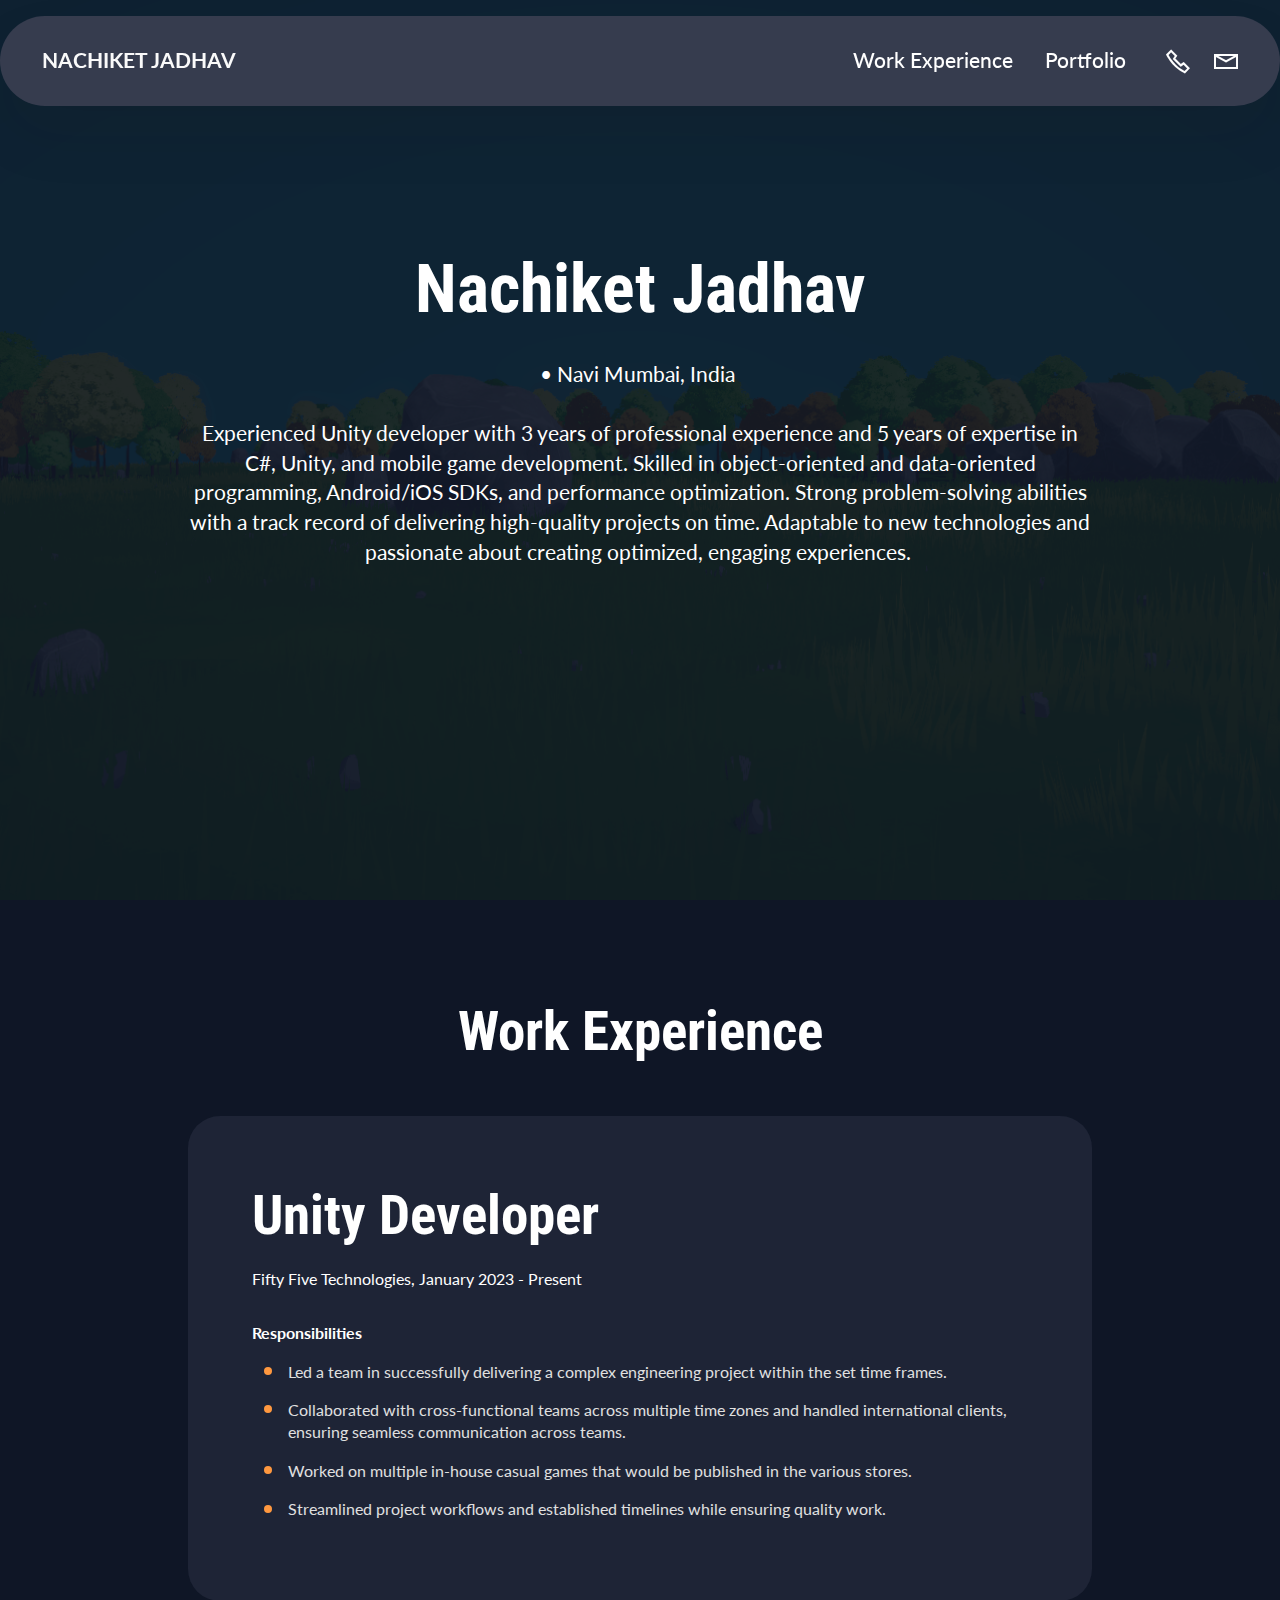
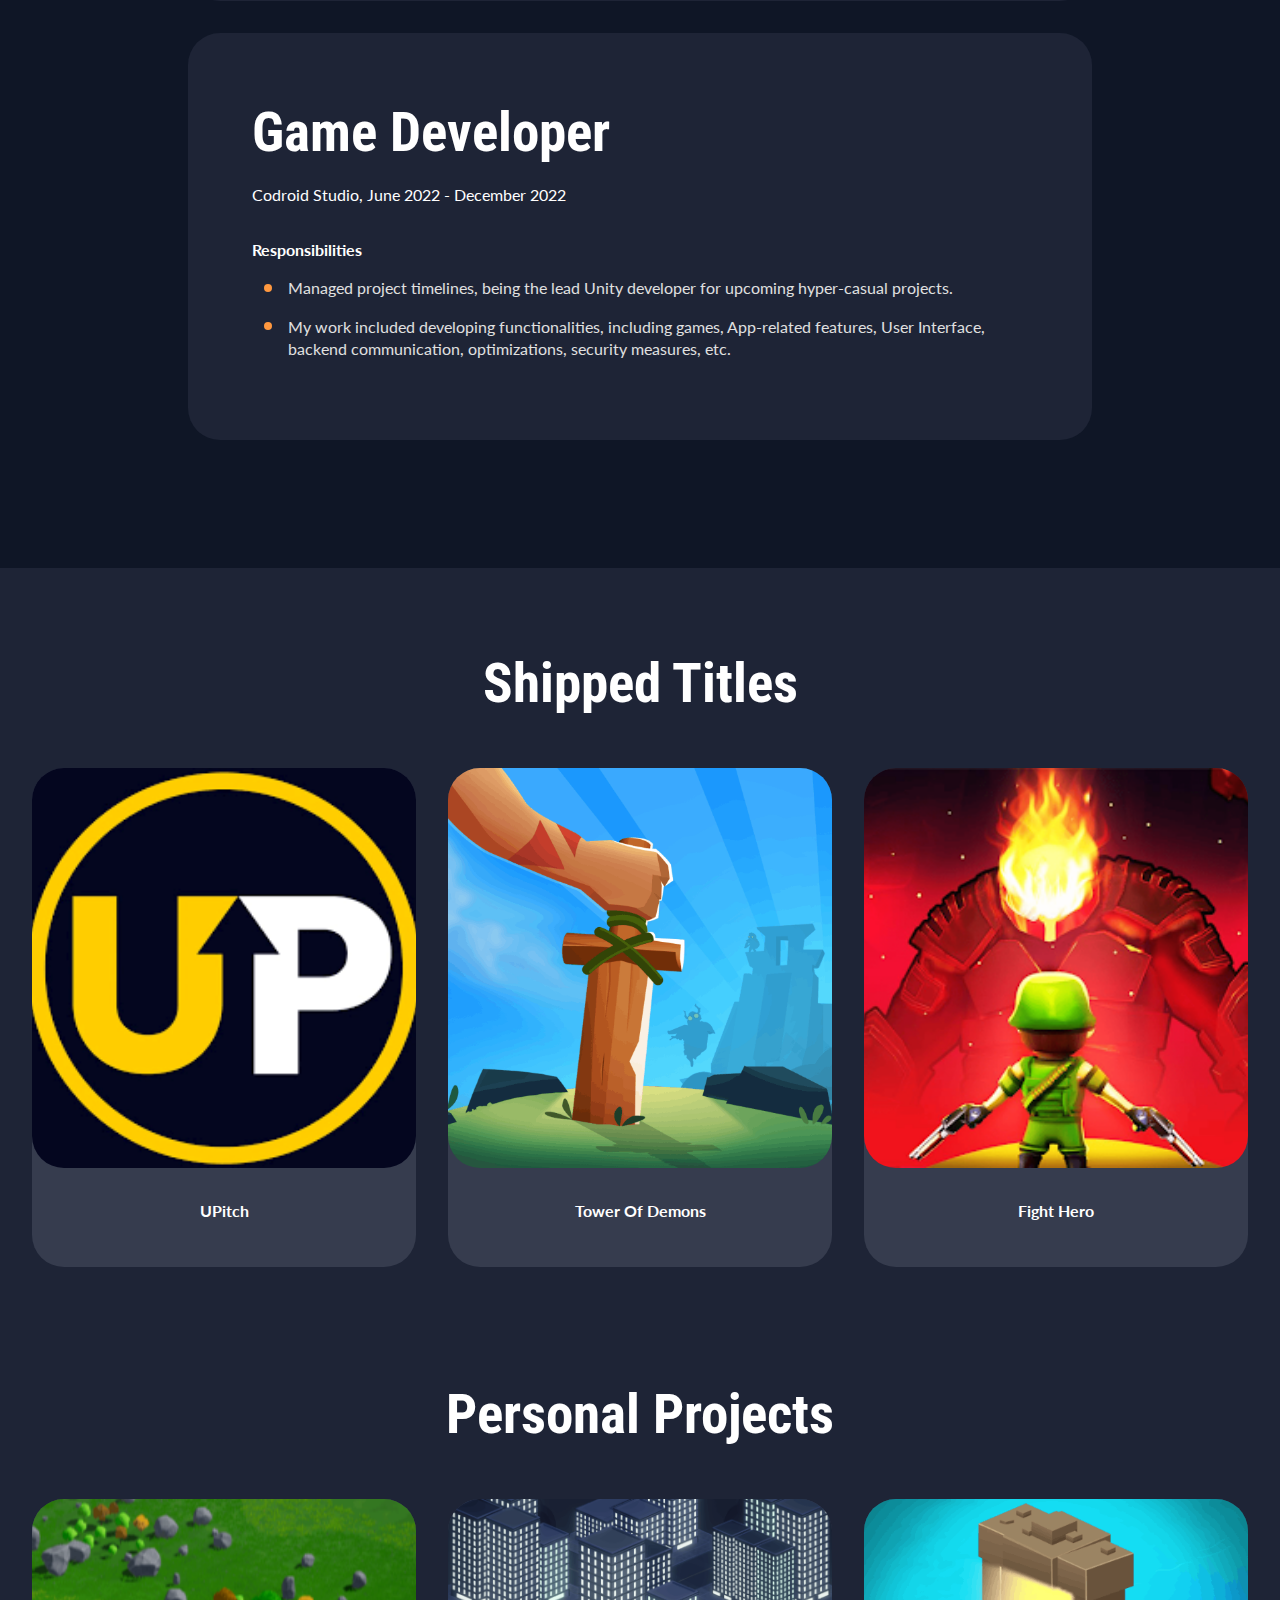
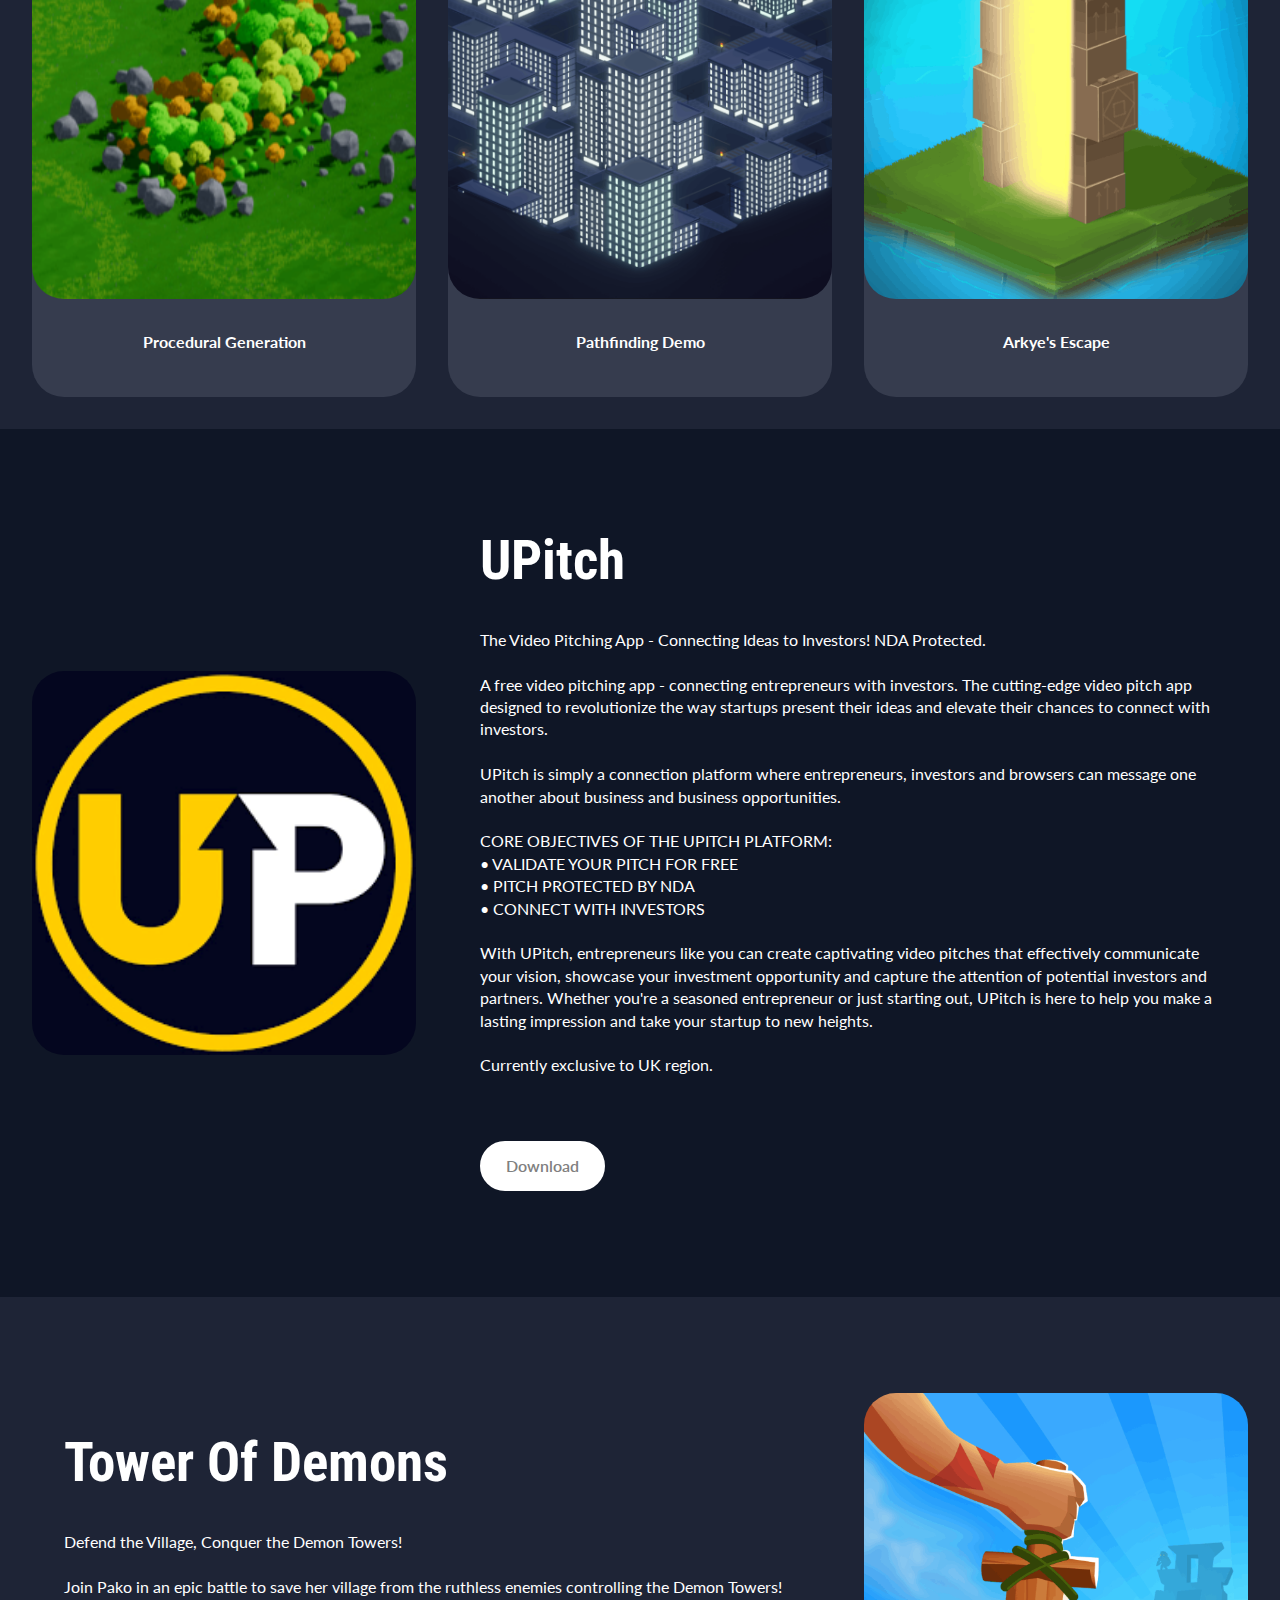
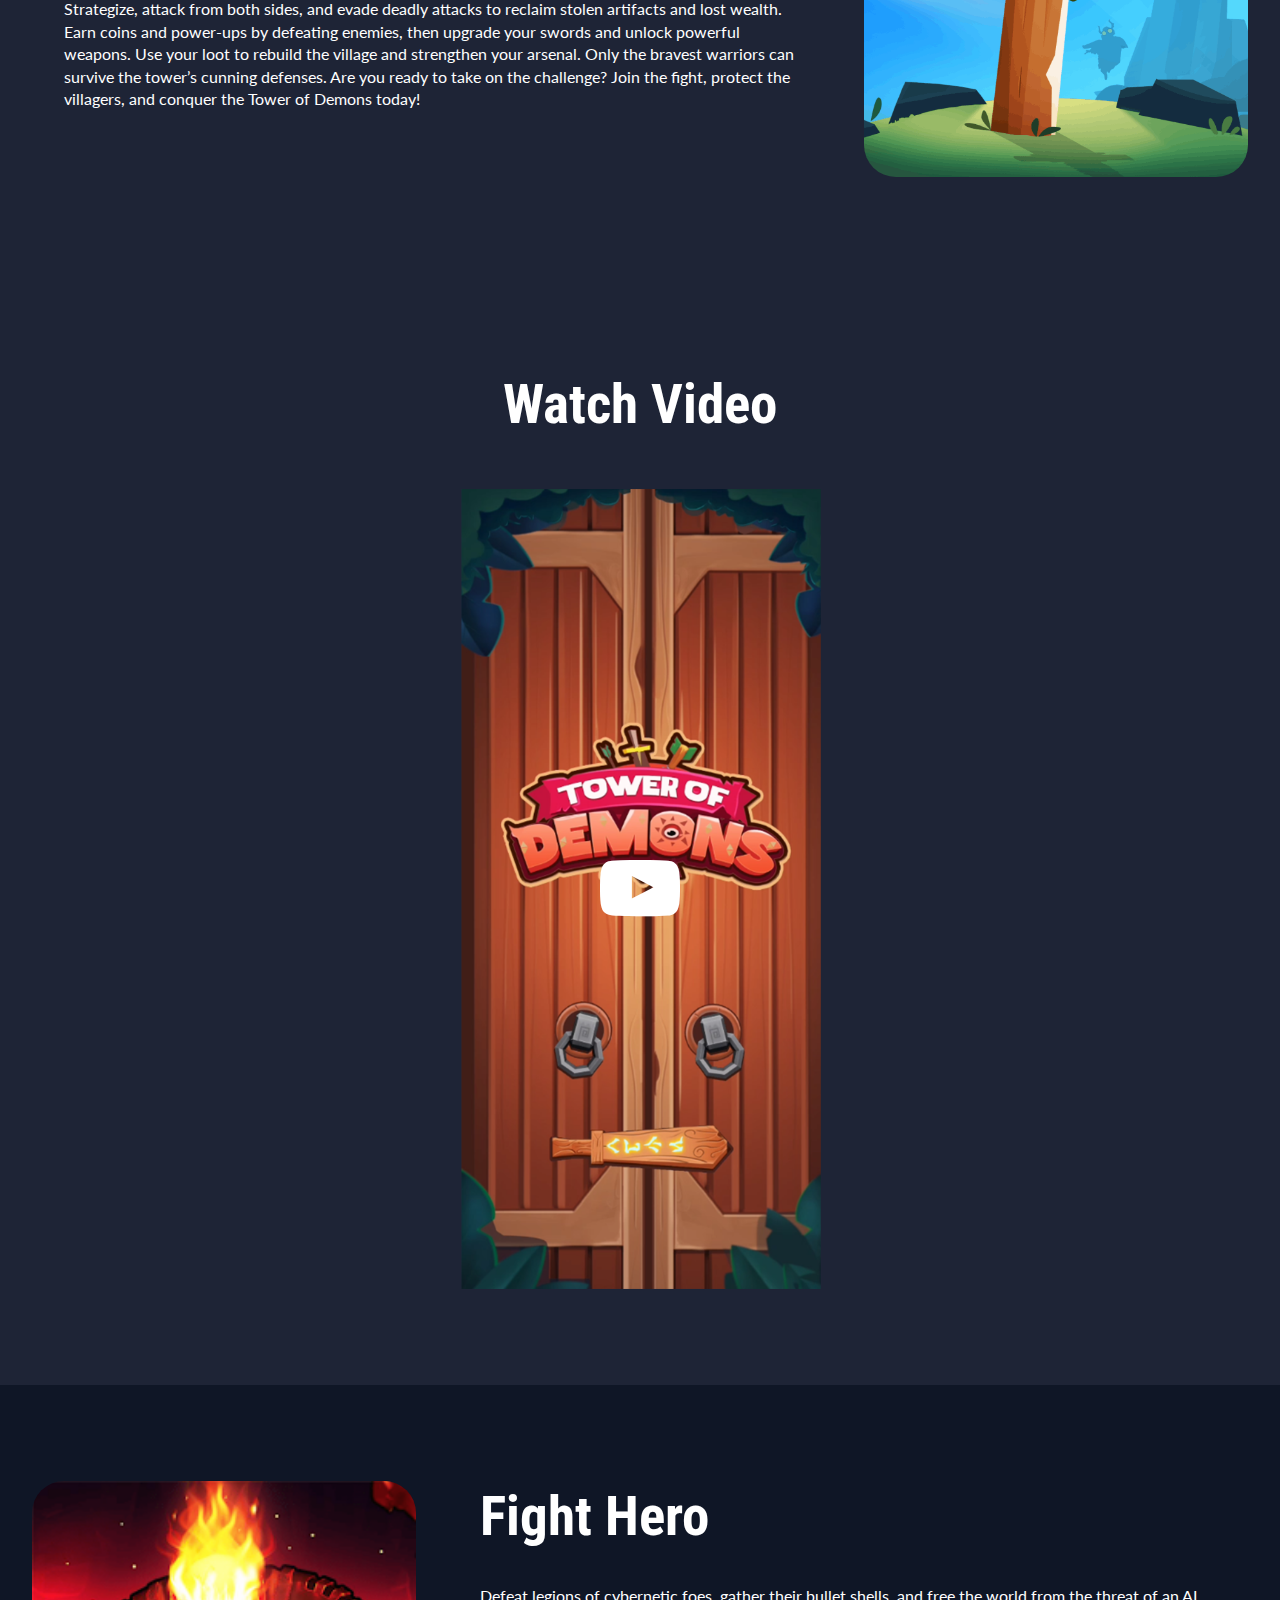
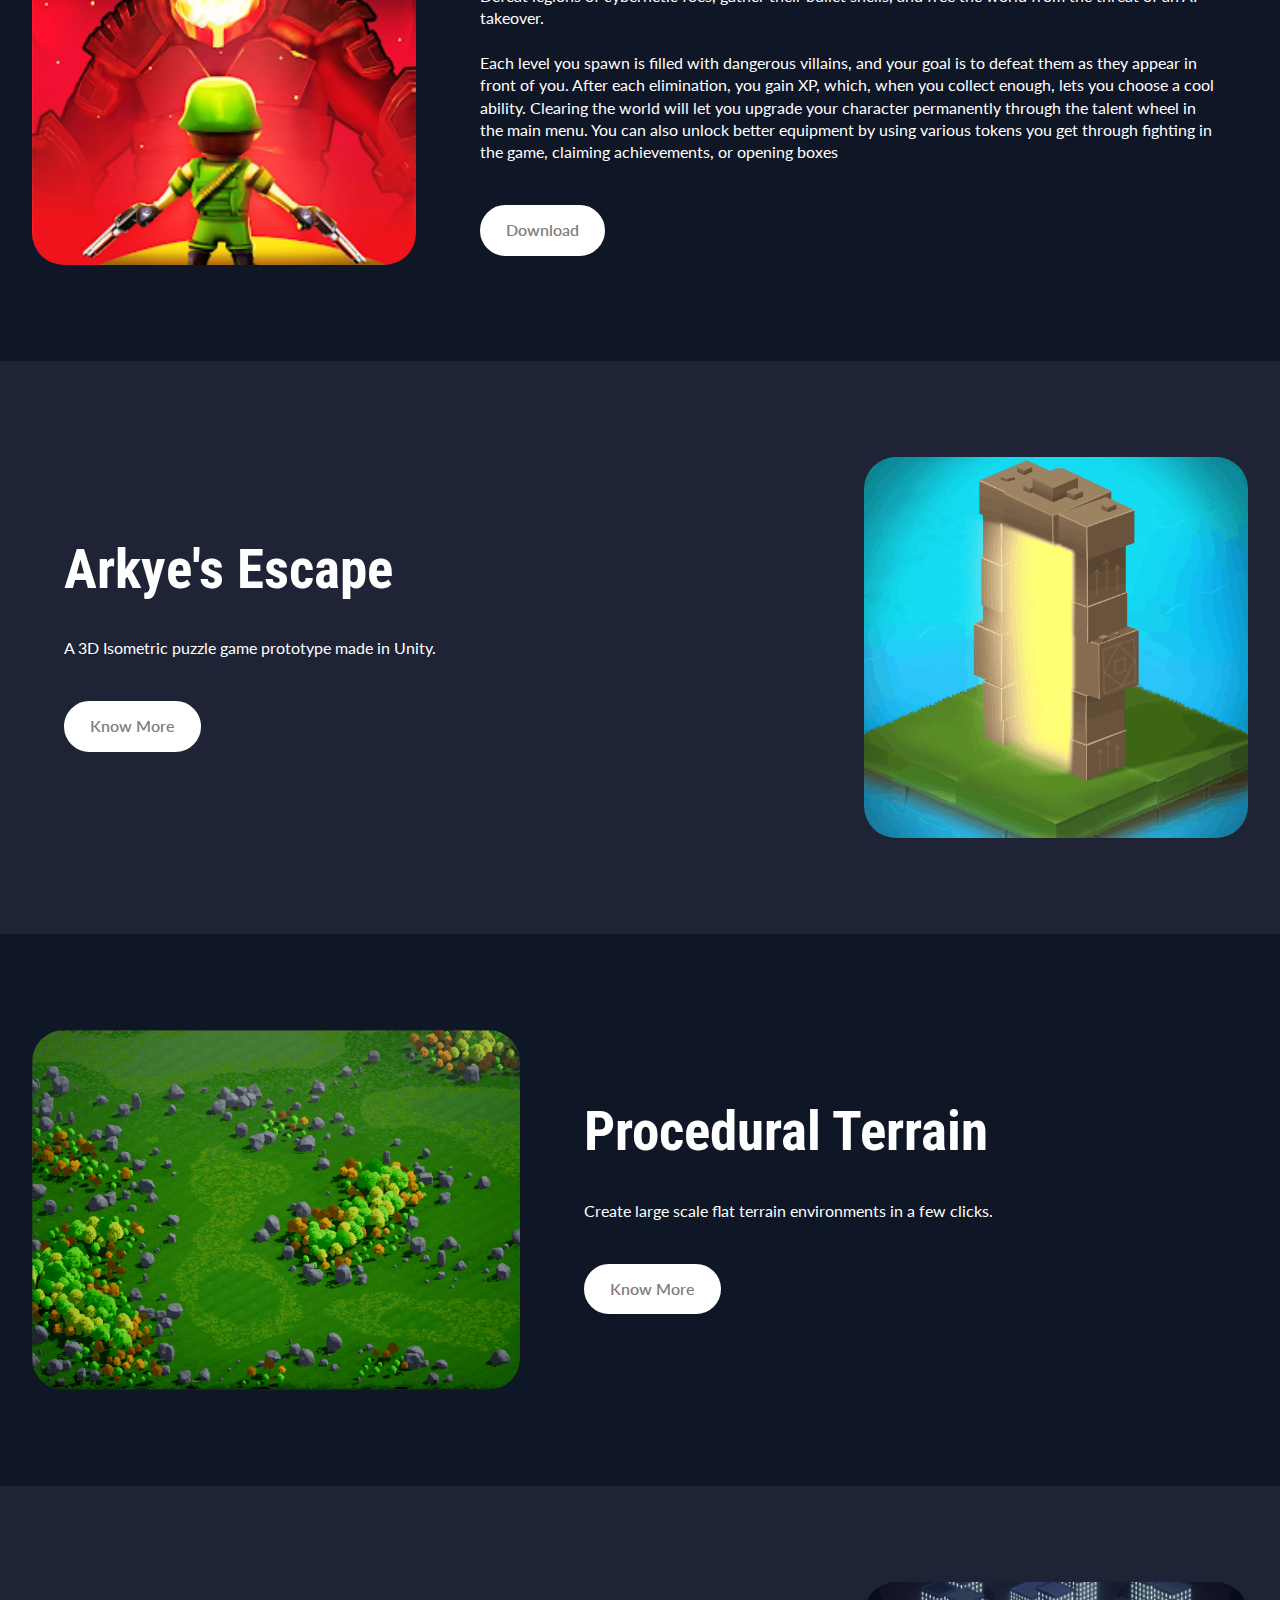
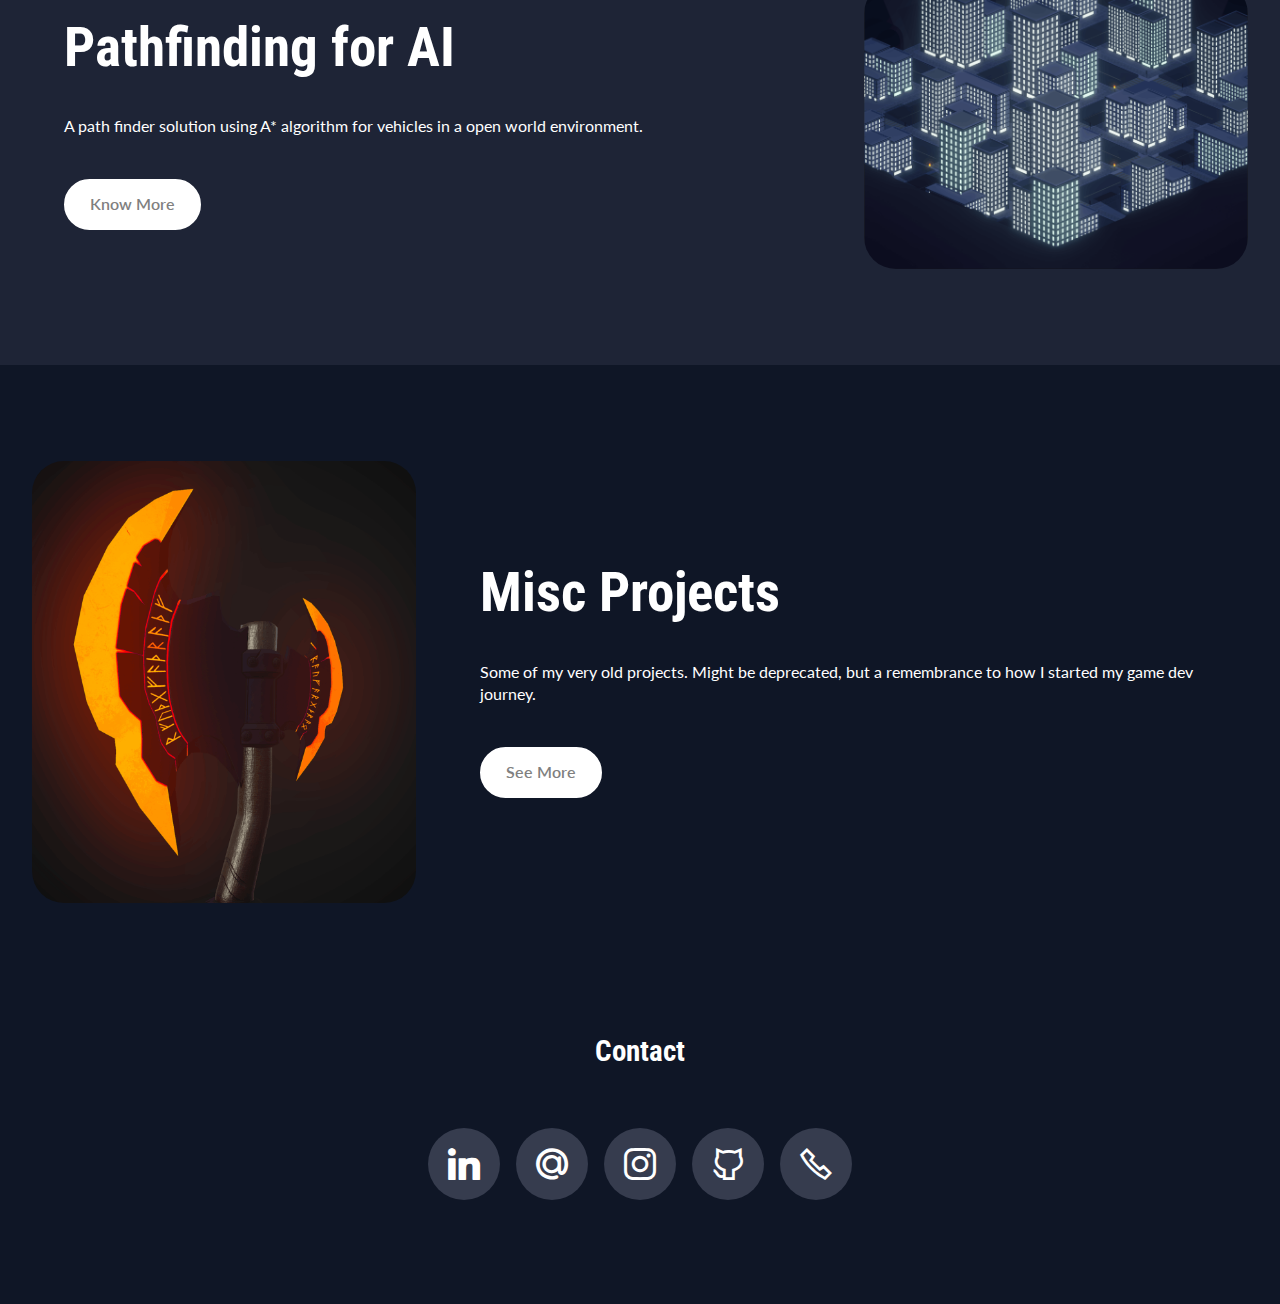
<file: docs/index.html>
<!DOCTYPE html>
<html  >
<head>
  <!-- Site made with Mobirise Website Builder v5.9.11, https://mobirise.com -->
  <meta charset="UTF-8">
  <meta http-equiv="X-UA-Compatible" content="IE=edge">
  <meta name="generator" content="Mobirise v5.9.11, mobirise.com">
  <meta name="viewport" content="width=device-width, initial-scale=1, minimum-scale=1">
  <link rel="shortcut icon" href="assets/images/screenshot-2024-10-14-231055-128x72.png" type="image/x-icon">
  <meta name="description" content="">
  
  
  <title>Nachiket Jadhav</title>
  <link rel="stylesheet" href="assets/web/assets/mobirise-icons2/mobirise2.css">
  <link rel="stylesheet" href="assets/bootstrap/css/bootstrap.min.css">
  <link rel="stylesheet" href="assets/bootstrap/css/bootstrap-grid.min.css">
  <link rel="stylesheet" href="assets/bootstrap/css/bootstrap-reboot.min.css">
  <link rel="stylesheet" href="assets/parallax/jarallax.css">
  <link rel="stylesheet" href="assets/animatecss/animate.css">
  <link rel="stylesheet" href="assets/dropdown/css/style.css">
  <link rel="stylesheet" href="assets/socicon/css/styles.css">
  <link rel="stylesheet" href="assets/theme/css/style.css">
  <link rel="preload" href="https://fonts.googleapis.com/css?family=Roboto+Condensed:100,200,300,400,500,600,700,800,900,100i,200i,300i,400i,500i,600i,700i,800i,900i&display=swap" as="style" onload="this.onload=null;this.rel='stylesheet'">
  <noscript><link rel="stylesheet" href="https://fonts.googleapis.com/css?family=Roboto+Condensed:100,200,300,400,500,600,700,800,900,100i,200i,300i,400i,500i,600i,700i,800i,900i&display=swap"></noscript>
  <link rel="preload" href="https://fonts.googleapis.com/css?family=Lato:100,100i,300,300i,400,400i,700,700i,900,900i&display=swap" as="style" onload="this.onload=null;this.rel='stylesheet'">
  <noscript><link rel="stylesheet" href="https://fonts.googleapis.com/css?family=Lato:100,100i,300,300i,400,400i,700,700i,900,900i&display=swap"></noscript>
  <link rel="preload" as="style" href="assets/mobirise/css/mbr-additional.css"><link rel="stylesheet" href="assets/mobirise/css/mbr-additional.css" type="text/css">

  
  
  
</head>
<body>
  
  <section data-bs-version="5.1" class="menu menu2 cid-tJS6tZXiPa" once="menu" id="menu02-0">
	

	<nav class="navbar navbar-dropdown navbar-fixed-top navbar-expand-lg">
		<div class="container">
			<div class="navbar-brand">
				
				<span class="navbar-caption-wrap"><a class="navbar-caption text-white text-primary display-4" href="index.html#header05-1">NACHIKET JADHAV</a></span>
			</div>
			<button class="navbar-toggler" type="button" data-toggle="collapse" data-bs-toggle="collapse" data-target="#navbarSupportedContent" data-bs-target="#navbarSupportedContent" aria-controls="navbarNavAltMarkup" aria-expanded="false" aria-label="Toggle navigation">
				<div class="hamburger">
					<span></span>
					<span></span>
					<span></span>
					<span></span>
				</div>
			</button>
			<div class="collapse navbar-collapse" id="navbarSupportedContent">
				<ul class="navbar-nav nav-dropdown nav-right" data-app-modern-menu="true"><li class="nav-item">
						<a class="nav-link link text-danger text-primary display-4" href="index.html#list06-1l" aria-expanded="false">Work Experience</a>
					</li><li class="nav-item">
						<a class="nav-link link text-danger text-primary display-4" href="index.html#features04-w">Portfolio</a>
					</li></ul>
				<div class="icons-menu">
					<a class="iconfont-wrapper" href="https://wa.me/917039394818">
						<span class="p-2 mbr-iconfont mobi-mbri-phone mobi-mbri"></span>
					</a>
					<a class="iconfont-wrapper" href="mailto:nachiketjadhav0606@gmail.com">
						<span class="p-2 mbr-iconfont mobi-mbri-letter mobi-mbri"></span>
					</a>
					
					
				</div>
				
			</div>
		</div>
	</nav>
</section>

<section data-bs-version="5.1" class="header5 cid-tJS6uM4N87 mbr-fullscreen mbr-parallax-background" id="header05-1">
	

	
	<div class="mbr-overlay" style="opacity: 0.9; background-color: rgb(15, 22, 38);"></div>
	
	<div class="align-center container">
		<div class="row justify-content-center">
			<div class="col-md-12 col-lg-9">
				<h1 class="mbr-section-title mbr-fonts-style mb-4 display-1"><strong>Nachiket Jadhav</strong></h1>
				<p class="mbr-text mbr-fonts-style mb-4 display-4">• Navi Mumbai, India&nbsp;<br><br>Experienced Unity developer with 3 years of professional experience and 5 years of expertise in
<br>C#, Unity, and mobile game development. Skilled in object-oriented and data-oriented
<br>programming, Android/iOS SDKs, and performance optimization. Strong problem-solving abilities
<br>with a track record of delivering high-quality projects on time. Adaptable to new technologies and
<br>passionate about creating optimized, engaging experiences.&nbsp;<strong><br></strong></p>
				
			</div>
		</div>
		<div class="row mt-5 justify-content-center">
			
		</div>
	</div>
</section>

<section data-bs-version="5.1" class="list06 cid-tZllrBTM2w" id="list06-1l">
    
    <div class="container">
        <div class="col-12 mb-5 content-head">
            <h3 class="mbr-section-title mbr-fonts-style align-center mb-0 display-2">
                <strong>Work Experience</strong>
            </h3>
            
        </div>
        <div class="row justify-content-center ">
            <div class="col-12 col-lg-9">
                
                <div class="item features-without-image col-12 active">
                    <div class="item-wrapper">
                        <h5 class="mbr-card-title mbr-fonts-style mt-0 mb-3 display-2"><strong>Unity Developer</strong></h5>
                        <h6 class="mbr-card-subtitle mbr-fonts-style mt-0 mb-4 display-7">Fifty Five Technologies, January 2023 - Present</h6>
                        <h6 class="mbr-card-subtitle mbr-fonts-style mt-0 mb-3 display-7">
                            <strong>Responsibilities</strong>
                        </h6>
                        <div class="counter-container mbr-text mbr-fonts-style display-7">
                            <ul>
                                <li>Led a team in successfully delivering a complex engineering project within the set time frames.</li><li>Collaborated with cross-functional teams across multiple time zones and handled international clients, ensuring seamless communication across teams.</li><li>Worked on multiple in-house casual games that would be published in the various stores.</li><li>Streamlined project workflows and established timelines while ensuring quality work.
</li>
                            </ul>
                        </div>
                        
                        
                        
                    </div>
                </div><div class="item features-without-image col-12">
                    <div class="item-wrapper">
                        <h5 class="mbr-card-title mbr-fonts-style mt-0 mb-3 display-2"><strong>Game Developer</strong></h5>
                        <h6 class="mbr-card-subtitle mbr-fonts-style mt-0 mb-4 display-7">
                            Codroid Studio, June 2022 - December 2022</h6>
                        <h6 class="mbr-card-subtitle mbr-fonts-style mt-0 mb-3 display-7">
                            <strong>Responsibilities</strong>
                        </h6>
                        <div class="counter-container mbr-text mbr-fonts-style display-7">
                            <ul>
                                <li>Managed project timelines, being the lead Unity developer for upcoming hyper-casual projects.</li><li>My work included developing functionalities, including games, App-related features, User Interface, backend communication, optimizations, security measures, etc.</li>
                            </ul>
                        </div>
                        
                        
                        
                    </div>
                </div>
            </div>
        </div>
    </div>
</section>

<section data-bs-version="5.1" class="features4 cid-tMlEXTHLbS" id="features04-w">
	
	
	<div class="container">
		<div class="row justify-content-center">
			<div class="col-12 content-head">
				<div class="mbr-section-head mb-5">
					<h4 class="mbr-section-title mbr-fonts-style align-center mb-0 display-2"><strong>Shipped Titles</strong></h4>
					
					
				</div>
			</div>
		</div>
		<div class="row">
			<div class="item features-image col-12 col-md-6 col-lg-4 active">
				<div class="item-wrapper">
					<div class="item-img">
						<a href="index.html#header01-3j"><img src="assets/images/images-225x225.png" alt="" data-slide-to="0" data-bs-slide-to="0"></a>
					</div>
					<div class="item-content">
						<h5 class="item-title mbr-fonts-style display-7"><strong>UPitch</strong></h5>
						
						
						
					</div>
				</div>
			</div><div class="item features-image col-12 col-md-6 col-lg-4">
				<div class="item-wrapper">
					<div class="item-img">
						<a href="index.html#header01-7"><img src="assets/images/appicon-combined-596x596.png" alt="" data-slide-to="1" data-bs-slide-to="1"></a>
					</div>
					<div class="item-content">
						<h5 class="item-title mbr-fonts-style display-7">
							<strong>Tower Of Demons</strong></h5>
						
						
						
					</div>

				</div>
			</div><div class="item features-image col-12 col-md-6 col-lg-4">
				<div class="item-wrapper">
					<div class="item-img">
						<a href="index.html#header01-2j"><img src="assets/images/unnamed.webp" alt="" data-slide-to="2" data-bs-slide-to="2"></a>
					</div>
					<div class="item-content">
						<h5 class="item-title mbr-fonts-style display-7">
							<strong>Fight Hero</strong><strong><br></strong></h5>
						
						
						
					</div>
				</div>
			</div>
			
			
		</div>
	</div>
</section>

<section data-bs-version="5.1" class="features4 cid-uEgWNZjIQv" id="features04-3i">
	
	
	<div class="container">
		<div class="row justify-content-center">
			<div class="col-12 content-head">
				<div class="mbr-section-head mb-5">
					<h4 class="mbr-section-title mbr-fonts-style align-center mb-0 display-2"><strong>Personal Projects</strong><strong><br></strong></h4>
					
					
				</div>
			</div>
		</div>
		<div class="row">
			<div class="item features-image col-12 col-md-6 col-lg-4 active">
				<div class="item-wrapper">
					<div class="item-img">
						<a href="page2.html#header17-20"><img src="assets/images/screenshot-2023-12-25-164247-596x441.png" alt="" data-slide-to="0" data-bs-slide-to="0"></a>
					</div>
					<div class="item-content">
						<h5 class="item-title mbr-fonts-style display-7">
							<strong>Procedural Generation</strong></h5>
						
						
						
					</div>
				</div>
			</div><div class="item features-image col-12 col-md-6 col-lg-4">
				<div class="item-wrapper">
					<div class="item-img">
						<a href="page4.html#header17-3s"><img src="assets/images/screenshot-2024-01-09-225544-1139x850.png" alt="" data-slide-to="1" data-bs-slide-to="1"></a>
					</div>
					<div class="item-content">
						<h5 class="item-title mbr-fonts-style display-7"><strong>Pathfinding Demo</strong></h5>
						
						
						
					</div>
				</div>
			</div><div class="item features-image col-12 col-md-6 col-lg-4">
				<div class="item-wrapper">
					<div class="item-img">
						<a href="page1.html#header17-3r"><img src="assets/images/1-1-596x596.png" alt="" data-slide-to="2" data-bs-slide-to="2"></a>
					</div>
					<div class="item-content">
						<h5 class="item-title mbr-fonts-style display-7">
							<strong>Arkye's Escape</strong></h5>
						
						
						
					</div>
				</div>
			</div>
			
			
		</div>
	</div>
</section>

<section data-bs-version="5.1" class="header1 cid-uEgXJDLELl" id="header01-3j">
	

	
	

	<div class="container">
		<div class="row justify-content-center">
			<div class="col-12 col-md-12 col-lg-4 image-wrapper">
				<img class="w-100" src="assets/images/images-225x225.png" alt="">
			</div>
			<div class="col-12 col-lg col-md-12">
				<div class="text-wrapper align-left">
					<h1 class="mbr-section-title mbr-fonts-style mb-4 display-2"><strong>UPitch</strong></h1>
					<p class="mbr-text mbr-fonts-style mb-4 display-7">The Video Pitching App - Connecting Ideas to Investors! NDA Protected.
<br>
<br>A free video pitching app - connecting entrepreneurs with investors. The cutting-edge video pitch app designed to revolutionize the way startups present their ideas and elevate their chances to connect with investors.<br>
<br>UPitch is simply a connection platform where entrepreneurs, investors and browsers can message one another about business and business opportunities.
<br><br>CORE OBJECTIVES OF THE UPITCH PLATFORM:<br>• VALIDATE YOUR PITCH FOR FREE<br>• PITCH PROTECTED BY NDA<br>• CONNECT WITH INVESTORS
<br><br>With UPitch, entrepreneurs like you can create captivating video pitches that effectively communicate your vision, showcase your investment opportunity and capture the attention of potential investors and partners. Whether you're a seasoned entrepreneur or just starting out, UPitch is here to help you make a lasting impression and take your startup to new heights.<br><br>
Currently exclusive to UK region.<br>
<br></p>
					<div class="mbr-section-btn mt-3"><a class="btn btn-danger display-7" href="https://apps.apple.com/gb/app/upitch/id6474766314" target="_blank">Download</a></div>
				</div>
			</div>
		</div>
	</div>
</section>

<section data-bs-version="5.1" class="header1 cid-tJS9vXDdRK" id="header01-7">
	

	
	

	<div class="container">
		<div class="row justify-content-center">
			<div class="col-12 col-md-12 col-lg-4 image-wrapper">
				<img class="w-100" src="assets/images/appicon-combined-596x596.png" alt="">
			</div>
			<div class="col-12 col-lg col-md-12">
				<div class="text-wrapper align-left">
					<h1 class="mbr-section-title mbr-fonts-style mb-4 display-2"><strong>Tower Of Demons</strong></h1>
					<p class="mbr-text mbr-fonts-style mb-4 display-7">Defend the Village, Conquer the Demon Towers!<br><br>Join Pako in an epic battle to save her village from the ruthless enemies controlling the Demon Towers! Strategize, attack from both sides, and evade deadly attacks to reclaim stolen artifacts and lost wealth. Earn coins and power-ups by defeating enemies, then upgrade your swords and unlock powerful weapons. Use your loot to rebuild the village and strengthen your arsenal. Only the bravest warriors can survive the tower’s cunning defenses. Are you ready to take on the challenge? Join the fight, protect the villagers, and conquer the Tower of Demons today!</p>
					
				</div>
			</div>
		</div>
	</div>
</section>

<section data-bs-version="5.1" class="video01 cid-uEhCIs4hRt" id="video01-3p">
	
	

	
	<div class="align-center container">
		<div class="row justify-content-center">
			<div class="col-12 content-head">
				<div class="mbr-section-head mb-5">
					<h4 class="mbr-section-title mbr-fonts-style mb-0 display-2">
						<strong>Watch Video</strong>
					</h4>
					
				</div>
			</div>
		</div>

		<div class="row justify-content-center">
			<div class="col-12 col-lg-8">
				<div class="box">
					<div class="mbr-media show-modal align-center" data-modal=".modalWindow">
						<img src="assets/images/tod_preview_2.png" alt="\">
						<div class="icon-wrap">
							<span class="mbr-iconfont socicon-youtube socicon" style="color: rgb(255, 255, 255); fill: rgb(255, 255, 255);"></span>
						</div>
					</div>
				</div>
			</div>
		</div>
	</div>
	<div>
		<div class="modalWindow" style="display: none">
			<div class="modalWindow-container">
				<div class="modalWindow-video-container">
					<div class="modalWindow-video">
						<iframe width="100%" height="100%" frameborder="0" allowfullscreen="1" data-src="assets/videos/tod_demo.mp4"></iframe>
					</div>
					<a class="close" role="button" data-dismiss="modal" data-bs-dismiss="modal">
						<span aria-hidden="true" class="mbr-iconfont mobi-mbri-close mobi-mbri closeModal"></span>
						<span class="sr-only visually-hidden visually-hidden">Close</span>
					</a>
				</div>
			</div>
		</div>
	</div>
</section>

<section data-bs-version="5.1" class="header1 cid-u1luVESan7" id="header01-2j">
	

	
	

	<div class="container">
		<div class="row justify-content-center">
			<div class="col-12 col-md-12 col-lg-4 image-wrapper">
				<img class="w-100" src="assets/images/unnamed.webp" alt="">
			</div>
			<div class="col-12 col-lg col-md-12">
				<div class="text-wrapper align-left">
					<h1 class="mbr-section-title mbr-fonts-style mb-4 display-2"><strong>Fight Hero</strong></h1>
					<p class="mbr-text mbr-fonts-style mb-4 display-7">Defeat legions of cybernetic foes, gather their bullet shells, and free the world from the threat of an AI takeover.
<br><br>Each level you spawn is filled with dangerous villains, and your goal is to defeat them as they appear in front of you. After each elimination, you gain XP, which, when you collect enough, lets you choose a cool ability. Clearing the world will let you upgrade your character permanently through the talent wheel in the main menu. You can also unlock better equipment by using various tokens you get through fighting in the game, claiming achievements, or opening boxes</p>
					<div class="mbr-section-btn mt-3"><a class="btn btn-danger display-7" href="https://play.google.com/store/apps/details?id=com.fiftyfivestudios.bfs" target="_blank">Download</a></div>
				</div>
			</div>
		</div>
	</div>
</section>

<section data-bs-version="5.1" class="header1 cid-u0GyXByGqJ" id="header01-2f">
	

	
	

	<div class="container">
		<div class="row justify-content-center">
			<div class="col-12 col-md-12 col-lg-4 image-wrapper">
				<img class="w-100" src="assets/images/1-2-696x696.png" alt="Mobirise Website Builder">
			</div>
			<div class="col-12 col-lg col-md-12">
				<div class="text-wrapper align-left">
					<h1 class="mbr-section-title mbr-fonts-style mb-4 display-2"><strong>Arkye's Escape</strong></h1>
					<p class="mbr-text mbr-fonts-style mb-4 display-7">A 3D Isometric puzzle game prototype made in Unity.</p>
					<div class="mbr-section-btn mt-3"><a class="btn btn-danger display-7" href="page1.html#header05-1o">Know More</a></div>
				</div>
			</div>
		</div>
	</div>
</section>

<section data-bs-version="5.1" class="header1 cid-u0GzTzdCgS" id="header01-2g">
	

	
	

	<div class="container">
		<div class="row justify-content-center">
			<div class="col-12 col-md-12 col-lg-5 image-wrapper">
				<img class="w-100" src="assets/images/screenshot-2023-12-25-164247-816x603.png" alt="Mobirise Website Builder">
			</div>
			<div class="col-12 col-lg col-md-12">
				<div class="text-wrapper align-left">
					<h1 class="mbr-section-title mbr-fonts-style mb-4 display-2"><strong>Procedural Terrain</strong></h1>
					<p class="mbr-text mbr-fonts-style mb-4 display-7">Create large scale flat terrain environments in a few clicks.</p>
					<div class="mbr-section-btn mt-3"><a class="btn btn-danger display-7" href="page2.html#header17-20">Know More</a></div>
				</div>
			</div>
		</div>
	</div>
</section>

<section data-bs-version="5.1" class="header1 cid-u0GzZj2KJn" id="header01-2h">

	<div class="container">
		<div class="row justify-content-center">
			<div class="col-12 col-md-12 col-lg-4 image-wrapper">
				<img class="w-100" src="assets/images/screenshot-2024-01-09-225544-816x609.png" alt="Mobirise Website Builder">
			</div>
			<div class="col-12 col-lg col-md-12">
				<div class="text-wrapper align-left">
					<h1 class="mbr-section-title mbr-fonts-style mb-4 display-2"><strong>Pathfinding for AI</strong></h1>
					<p class="mbr-text mbr-fonts-style mb-4 display-7">A path finder solution using A* algorithm for vehicles in a open world environment.</p>
					<div class="mbr-section-btn mt-3"><a class="btn btn-danger display-7" href="page4.html#header05-2p">Know More</a></div>
				</div>
			</div>
		</div>
	</div>
</section>

<section data-bs-version="5.1" class="header1 cid-uEhDOI1UrA" id="header01-3q">
	

	
	

	<div class="container">
		<div class="row justify-content-center">
			<div class="col-12 col-md-12 col-lg-4 image-wrapper">
				<img class="w-100" src="assets/images/axe-render-2-596x687.png" alt="Mobirise Website Builder">
			</div>
			<div class="col-12 col-lg col-md-12">
				<div class="text-wrapper align-left">
					<h1 class="mbr-section-title mbr-fonts-style mb-4 display-2"><strong>Misc Projects</strong></h1>
					<p class="mbr-text mbr-fonts-style mb-4 display-7">Some of my very old projects. Might be deprecated, but a remembrance to how I started my game dev journey.</p>
					<div class="mbr-section-btn mt-3"><a class="btn btn-danger display-7" href="page3.html#header17-3n">See More</a></div>
				</div>
			</div>
		</div>
	</div>
</section>

<section data-bs-version="5.1" class="social05 cid-u1ZuVPm0ld" id="social05-3g">
    

    

    <div class="container">
        <div class="row">
            <h3 class="mbr-section-title align-center mb-5 mbr-fonts-style display-5">
                <strong>Contact</strong></h3>
            <div class="col-12">
                <div class="social-row">
                    <div class="soc-item">
                        <a href="https://www.linkedin.com/in/jadhavnachiket/" target="_blank">
                            <span class="mbr-iconfont socicon-linkedin socicon"></span>
                        </a>
                    </div>
                    <div class="soc-item">
                        <a href="mailto:nachiketjadhav0606@gmail.com">
                            <span class="mbr-iconfont socicon-mailru socicon"></span>
                        </a>
                    </div>
                    <div class="soc-item">
                        <a href="https://www.instagram.com/nachiket.006/" target="_blank">
                            <span class="mbr-iconfont socicon-instagram socicon"></span>
                        </a>
                    </div>
                    <div class="soc-item">
                        <a href="https://github.com/NAchiket06" target="_blank">
                            <span class="mbr-iconfont mobi-mbri-github mobi-mbri"></span>
                        </a>
                    </div>
                    <div class="soc-item">
                        <a href="https://wa.me/917039394818">
                            <span class="mbr-iconfont mobi-mbri-phone mobi-mbri"></span>
                        </a>
                    </div>
                </div>
            </div>
        </div>
    </div>
</section>
  </body>
</html>
</file>
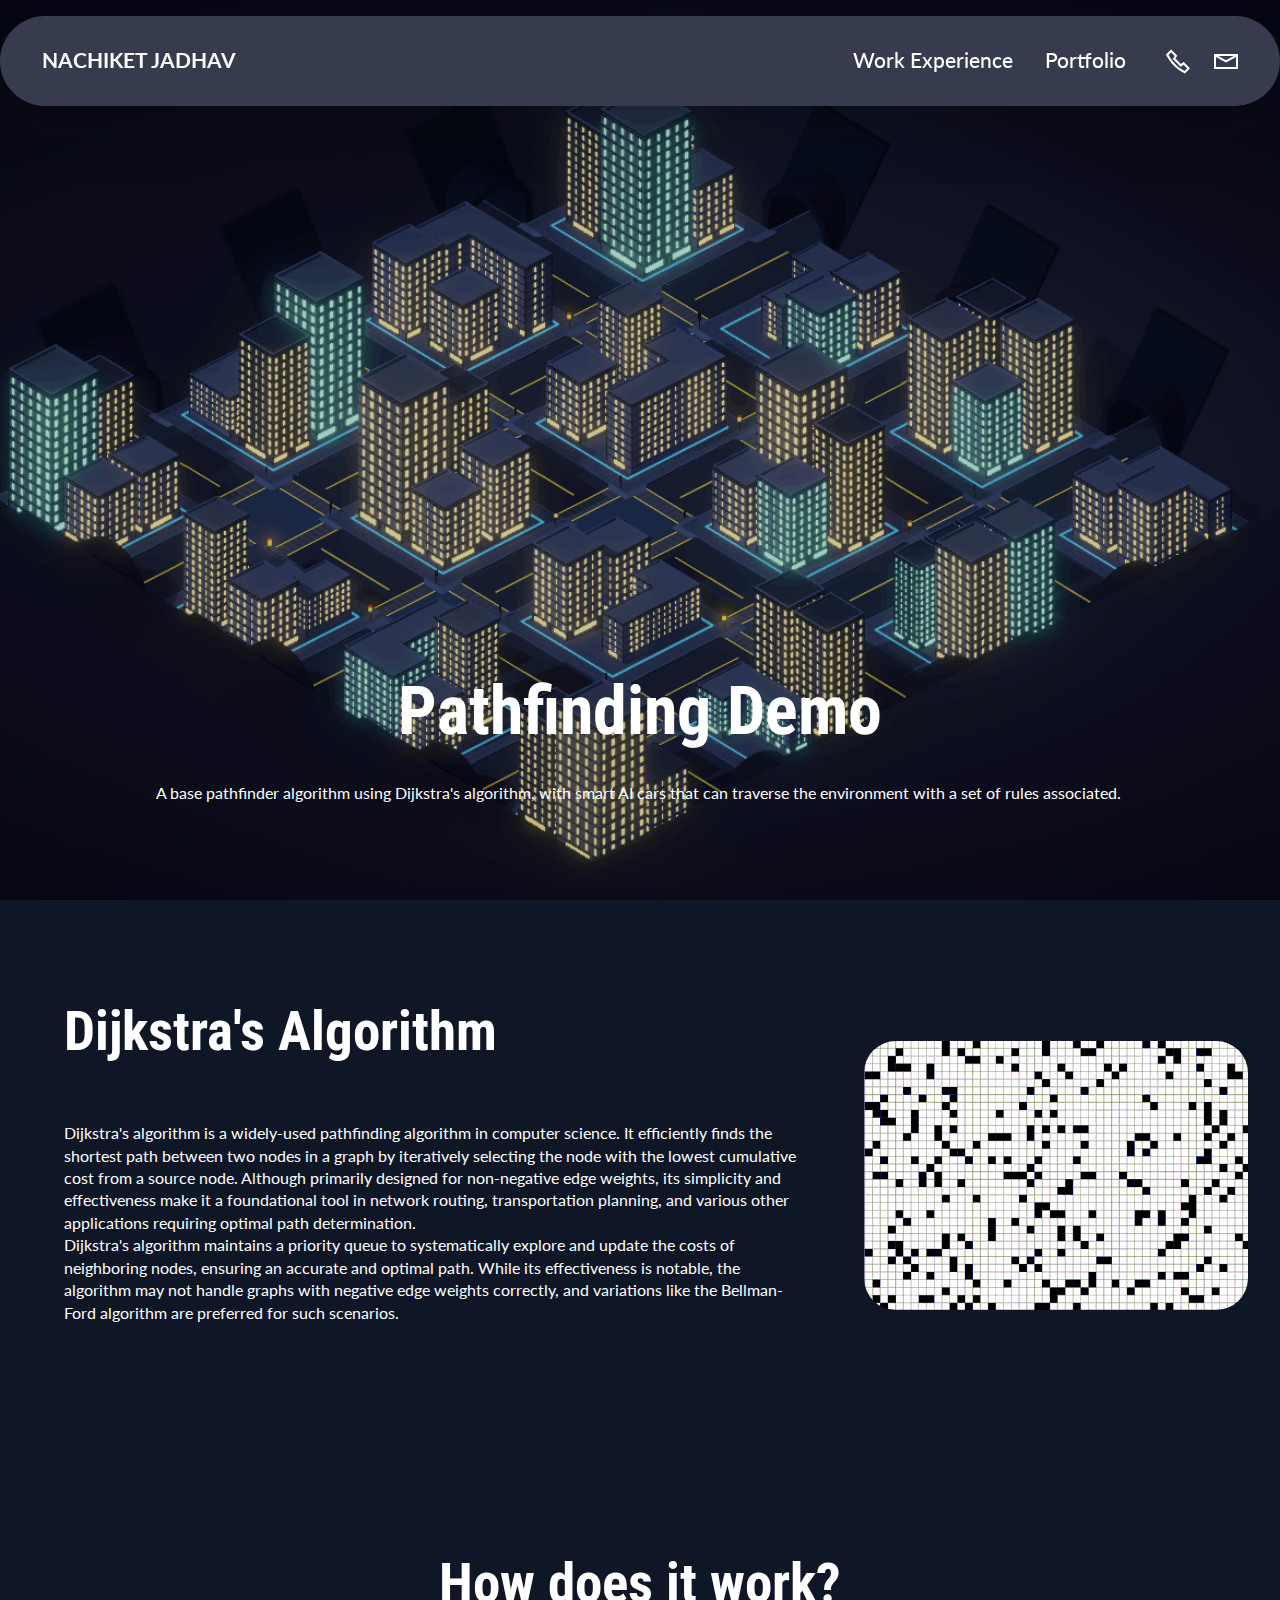
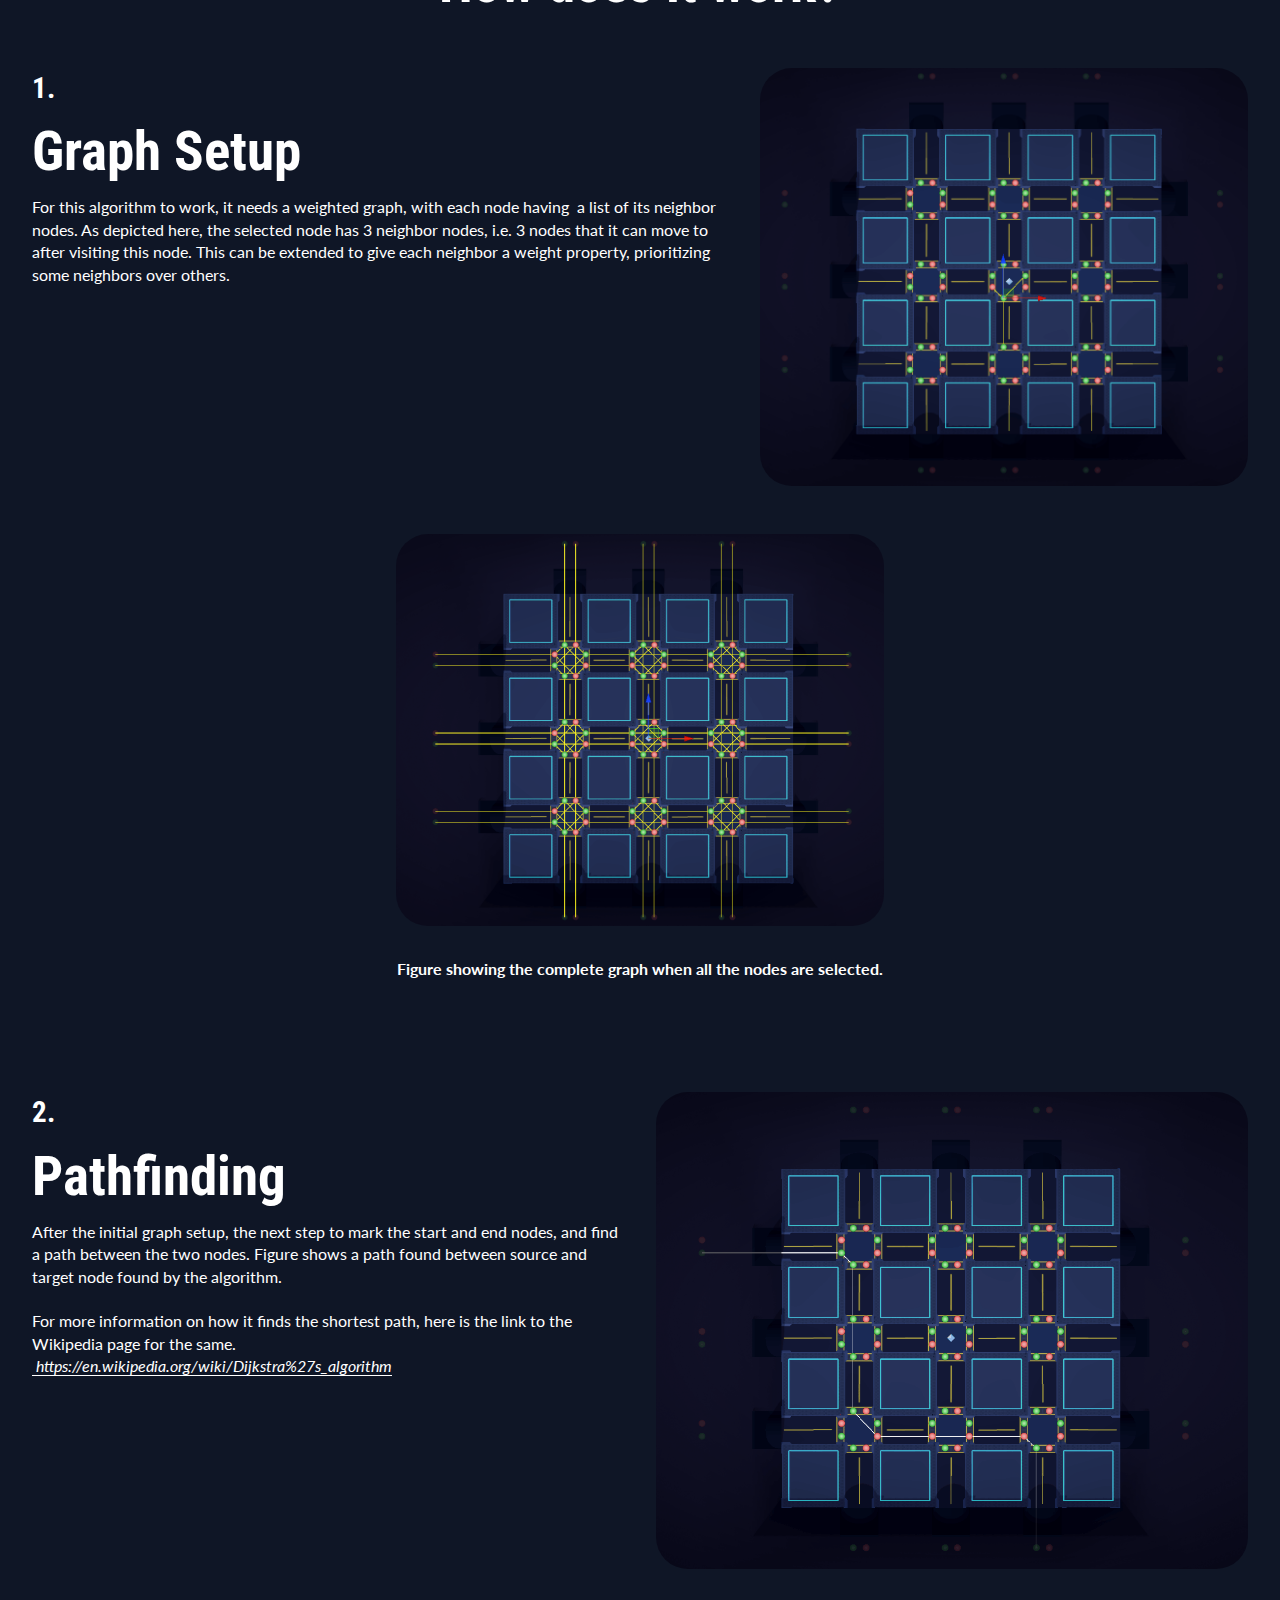
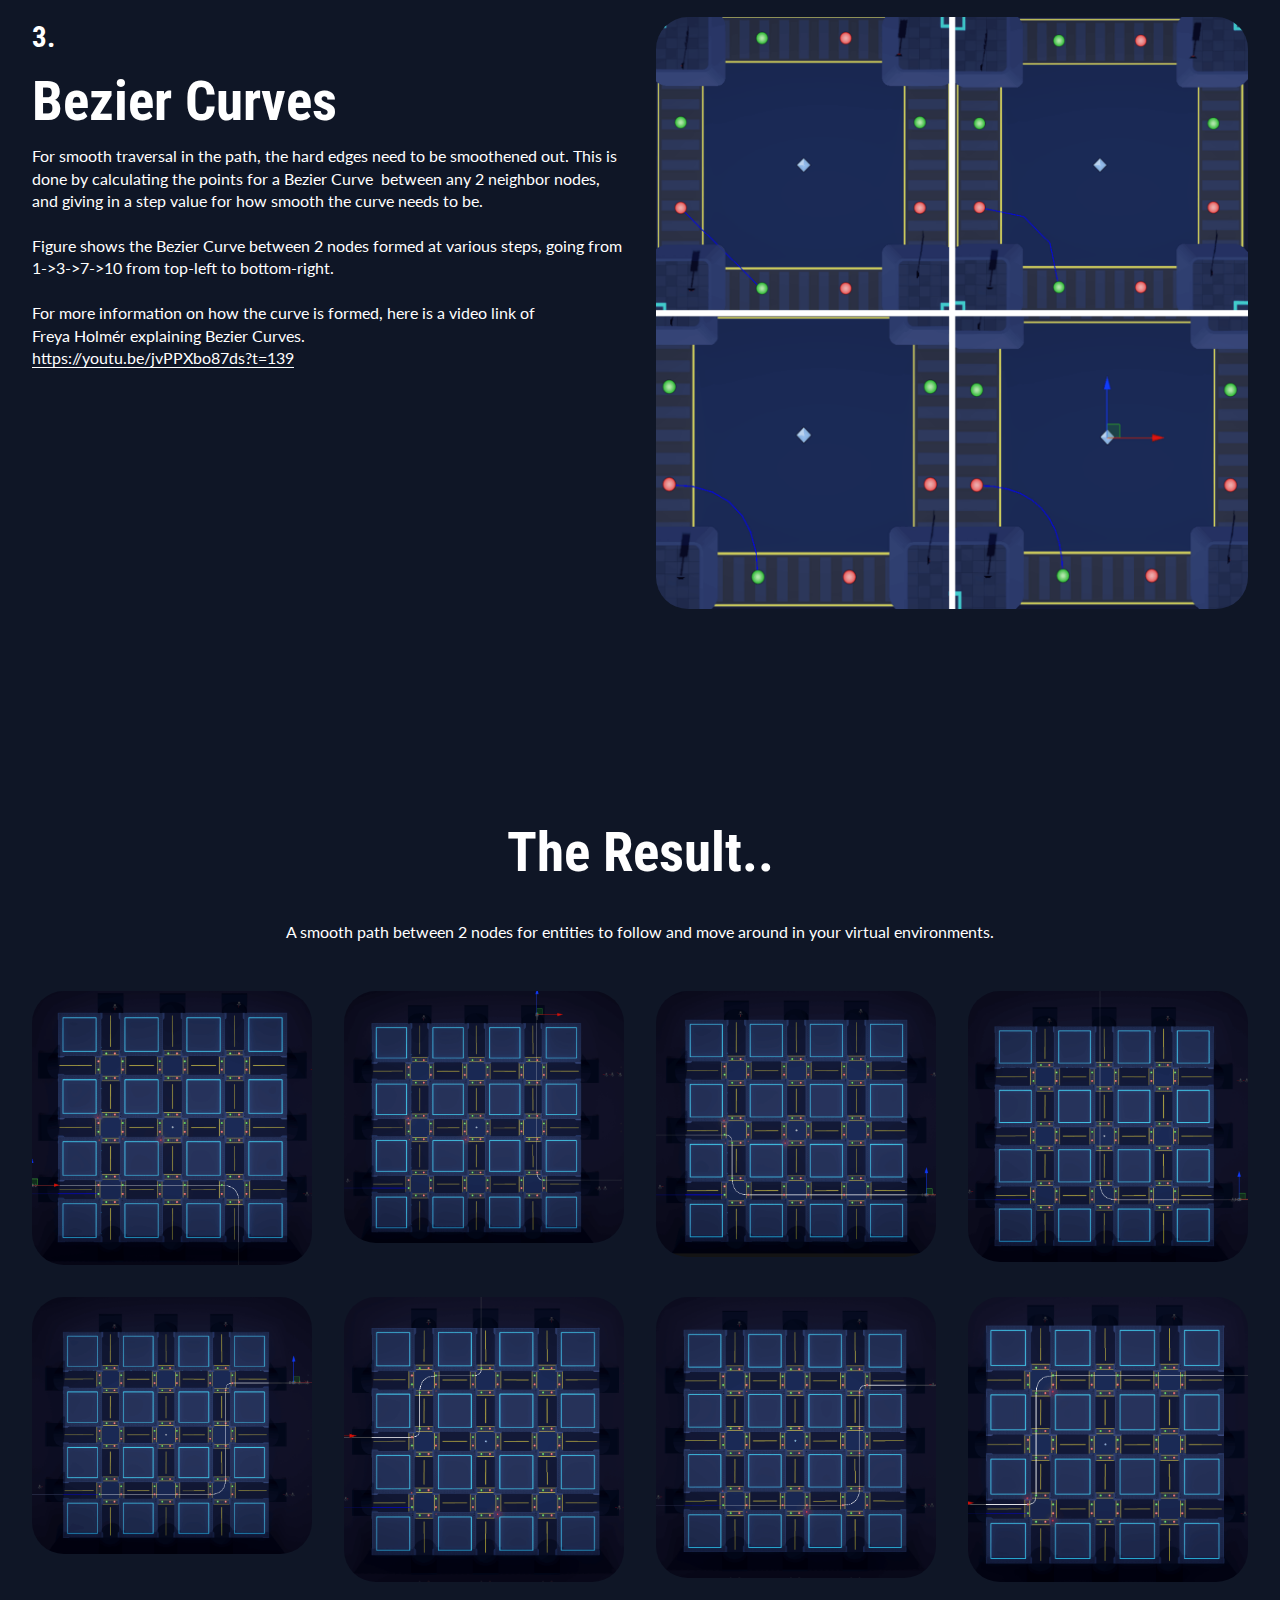
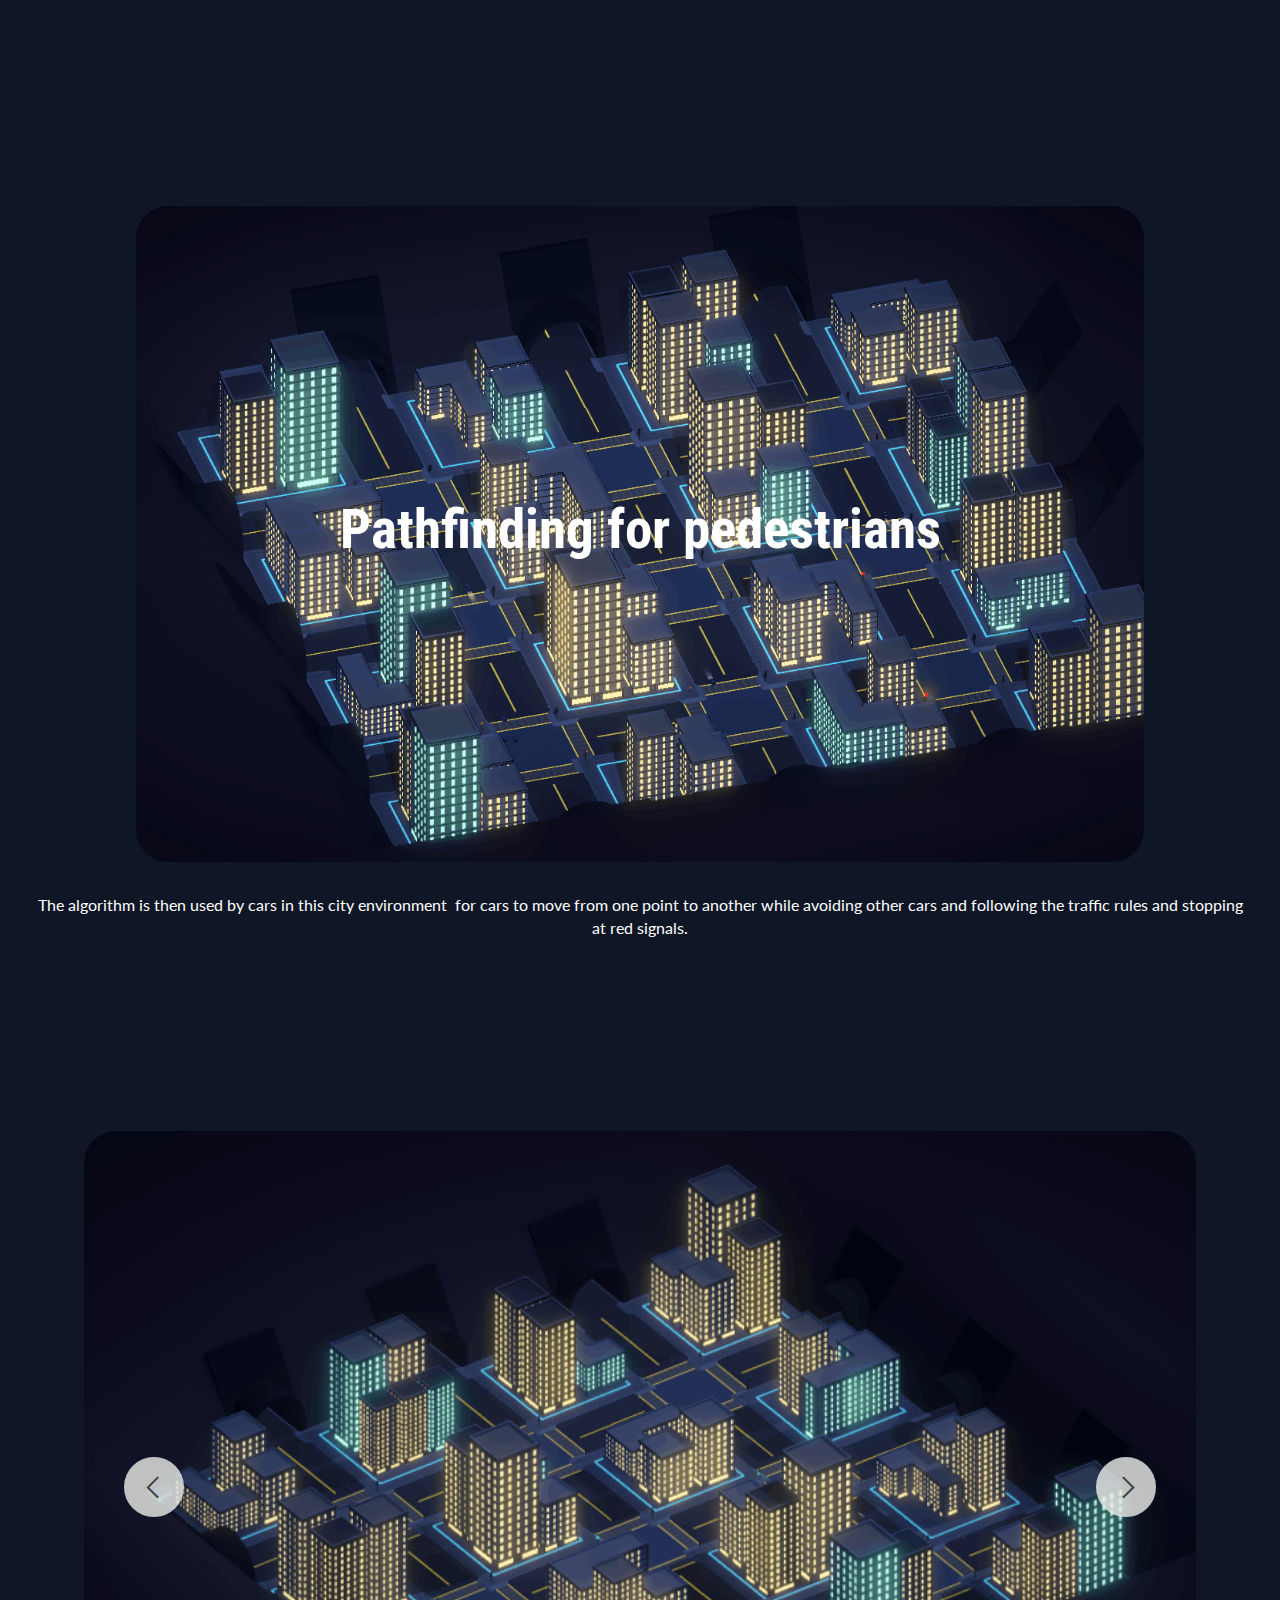
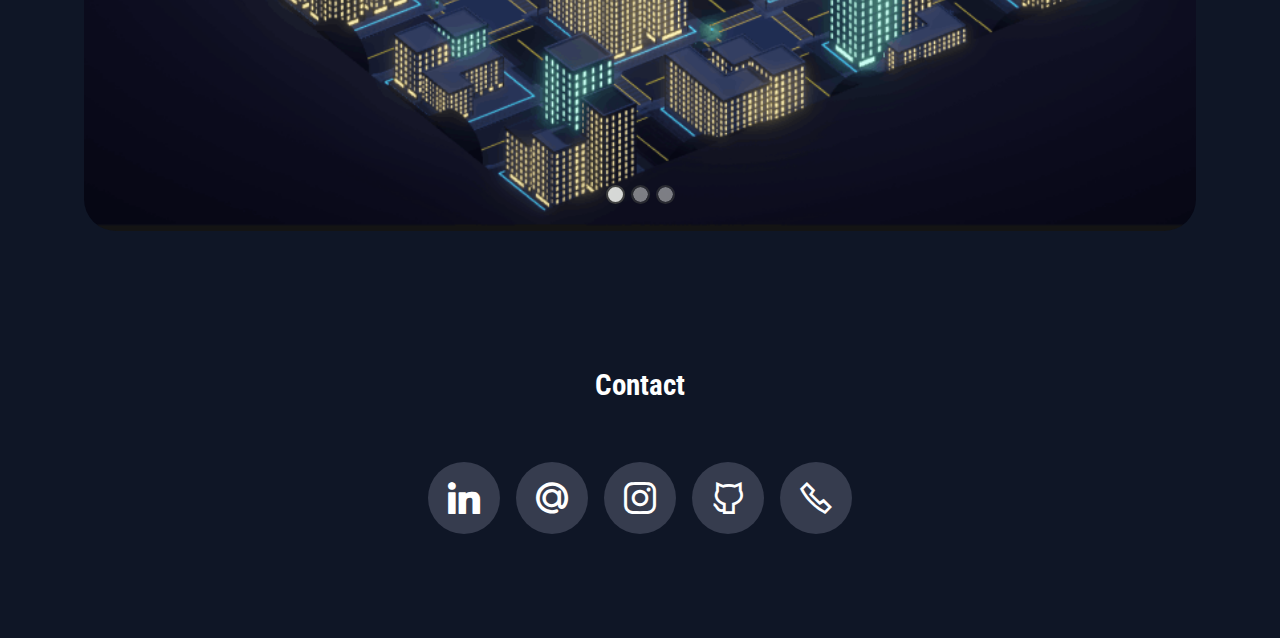
<file: docs/page4.html>
<!DOCTYPE html>
<html  >
<head>
  <!-- Site made with Mobirise Website Builder v5.9.11, https://mobirise.com -->
  <meta charset="UTF-8">
  <meta http-equiv="X-UA-Compatible" content="IE=edge">
  <meta name="generator" content="Mobirise v5.9.11, mobirise.com">
  <meta name="viewport" content="width=device-width, initial-scale=1, minimum-scale=1">
  <link rel="shortcut icon" href="assets/images/screenshot-2024-10-14-231055-128x72.png" type="image/x-icon">
  <meta name="description" content="">
  
  
  <title>Nachiket/Pathfinding Demo</title>
  <link rel="stylesheet" href="assets/web/assets/mobirise-icons2/mobirise2.css">
  <link rel="stylesheet" href="assets/bootstrap/css/bootstrap.min.css">
  <link rel="stylesheet" href="assets/bootstrap/css/bootstrap-grid.min.css">
  <link rel="stylesheet" href="assets/bootstrap/css/bootstrap-reboot.min.css">
  <link rel="stylesheet" href="assets/parallax/jarallax.css">
  <link rel="stylesheet" href="assets/animatecss/animate.css">
  <link rel="stylesheet" href="assets/dropdown/css/style.css">
  <link rel="stylesheet" href="assets/socicon/css/styles.css">
  <link rel="stylesheet" href="assets/theme/css/style.css">
  <link rel="stylesheet" href="assets/gallery/style.css">
  <link rel="preload" href="https://fonts.googleapis.com/css?family=Roboto+Condensed:100,200,300,400,500,600,700,800,900,100i,200i,300i,400i,500i,600i,700i,800i,900i&display=swap" as="style" onload="this.onload=null;this.rel='stylesheet'">
  <noscript><link rel="stylesheet" href="https://fonts.googleapis.com/css?family=Roboto+Condensed:100,200,300,400,500,600,700,800,900,100i,200i,300i,400i,500i,600i,700i,800i,900i&display=swap"></noscript>
  <link rel="preload" href="https://fonts.googleapis.com/css?family=Lato:100,100i,300,300i,400,400i,700,700i,900,900i&display=swap" as="style" onload="this.onload=null;this.rel='stylesheet'">
  <noscript><link rel="stylesheet" href="https://fonts.googleapis.com/css?family=Lato:100,100i,300,300i,400,400i,700,700i,900,900i&display=swap"></noscript>
  <link rel="preload" as="style" href="assets/mobirise/css/mbr-additional.css"><link rel="stylesheet" href="assets/mobirise/css/mbr-additional.css" type="text/css">

  
  
  
</head>
<body>
  
  <section data-bs-version="5.1" class="menu menu2 cid-uEhrwM5cd3" once="menu" id="menu02-3k">
	

	<nav class="navbar navbar-dropdown navbar-fixed-top navbar-expand-lg">
		<div class="container">
			<div class="navbar-brand">
				
				<span class="navbar-caption-wrap"><a class="navbar-caption text-white text-primary display-4" href="index.html#header05-1">NACHIKET JADHAV</a></span>
			</div>
			<button class="navbar-toggler" type="button" data-toggle="collapse" data-bs-toggle="collapse" data-target="#navbarSupportedContent" data-bs-target="#navbarSupportedContent" aria-controls="navbarNavAltMarkup" aria-expanded="false" aria-label="Toggle navigation">
				<div class="hamburger">
					<span></span>
					<span></span>
					<span></span>
					<span></span>
				</div>
			</button>
			<div class="collapse navbar-collapse" id="navbarSupportedContent">
				<ul class="navbar-nav nav-dropdown nav-right" data-app-modern-menu="true"><li class="nav-item">
						<a class="nav-link link text-danger text-primary display-4" href="index.html#list06-1l" aria-expanded="false">Work Experience</a>
					</li><li class="nav-item">
						<a class="nav-link link text-danger text-primary display-4" href="index.html#features04-w">Portfolio</a>
					</li></ul>
				<div class="icons-menu">
					<a class="iconfont-wrapper" href="https://wa.me/917039394818">
						<span class="p-2 mbr-iconfont mobi-mbri-phone mobi-mbri"></span>
					</a>
					<a class="iconfont-wrapper" href="mailto:nachiketjadhav0606@gmail.com">
						<span class="p-2 mbr-iconfont mobi-mbri-letter mobi-mbri"></span>
					</a>
					
					
				</div>
				
			</div>
		</div>
	</nav>
</section>

<section data-bs-version="5.1" class="header16 cid-uEhIhLTm2J mbr-fullscreen mbr-parallax-background" id="header17-3s">
  
  <div class="mbr-overlay" style="opacity: 0.2; background-color: rgb(0, 0, 0);"></div>
  <div class="container-fluid">
    <div class="row">
      <div class="content-wrap col-12 col-md-12">
        <h1 class="mbr-section-title mbr-fonts-style mbr-white mb-4 display-1">
          <strong><br>Pathfinding Demo</strong></h1>
        
        <p class="mbr-fonts-style mbr-text mbr-white mb-4 display-7">A base pathfinder algorithm using Dijkstra's algorithm, with smart AI cars that can traverse the environment with a set of rules associated.&nbsp;</p>
        
      </div>
    </div>
  </div>
</section>

<section data-bs-version="5.1" class="header1 cid-u1PEDzZJvN" id="header01-2y">
	

	
	

	<div class="container">
		<div class="row justify-content-center">
			<div class="col-12 col-md-12 col-lg-4 image-wrapper">
				<img class="w-100" src="assets/images/astarpathfinding.png" alt="Mobirise Website Builder">
			</div>
			<div class="col-12 col-lg col-md-12">
				<div class="text-wrapper align-left">
					<h1 class="mbr-section-title mbr-fonts-style mb-4 display-2"><strong>Dijkstra's Algorithm</strong></h1>
					<p class="mbr-text mbr-fonts-style mb-4 display-7"><br>Dijkstra's algorithm is a widely-used pathfinding algorithm in computer science. It efficiently finds the shortest path between two nodes in a graph by iteratively selecting the node with the lowest cumulative cost from a source node. Although primarily designed for non-negative edge weights, its simplicity and effectiveness make it a foundational tool in network routing, transportation planning, and various other applications requiring optimal path determination.&nbsp;<br>Dijkstra's algorithm maintains a priority queue to systematically explore and update the costs of neighboring nodes, ensuring an accurate and optimal path. While its effectiveness is notable, the algorithm may not handle graphs with negative edge weights correctly, and variations like the Bellman-Ford algorithm are preferred for such scenarios.</p>
					
				</div>
			</div>
		</div>
	</div>
</section>

<section data-bs-version="5.1" class="timeline02 cid-u1SB5Uayuy" id="timeline02-2z">
  
  <div class="container">
    <div class="row justify-content-center">
      <div class="col-12 mb-5 content-head">
        <h3 class="mbr-section-title mbr-fonts-style align-center mb-0 display-2">
          <strong>How does it work?</strong></h3>
        
      </div>
    </div>
    <div class="row justify-content-center item features-without-image active">
      <div class="col-12 col-lg">
        <p class="mbr-card-subtitle mbr-fonts-style mt-0 mb-2 display-5"><strong>
          1.</strong></p>
        <h5 class="mbr-card-title mbr-fonts-style mt-0 mb-2 display-2">
          <strong>Graph Setup</strong></h5>
        <p class="mbr-text mbr-fonts-style mt-0 display-7">For this algorithm to work, it needs a weighted graph, with each node having&nbsp; a list of its neighbor nodes. As depicted here, the selected node has 3 neighbor nodes, i.e. 3 nodes that it can move to after visiting this node. This can be extended to give each neighbor a weight property, prioritizing some neighbors over others.</p>
      </div>
      <div class="col-md-12 col-lg-5 item-wrapper">
        <div class="image-wrapper mb-5">
          <img src="assets/images/screenshot-2024-01-20-113654-1008x863.png" alt="Mobirise Website Builder">
        </div>
      </div>
    </div>
    
  </div>
</section>

<section data-bs-version="5.1" class="image01 cid-u1SFaHO6i1" id="image01-31">
  

  
  

  <div class="container">
    <div class="row justify-content-center">
      <div class="col-12 col-lg-5">
        <div class="image-wrapper mb-4">
          <img class="w-100" src="assets/images/screenshot-2024-01-20-114043-1331x827.png" alt="Mobirise Website Builder">
        </div>
        <h4 class="mbr-description mbr-fonts-style mb-3 align-center display-7"><strong>Figure showing the complete graph when all the nodes are selected.</strong></h4>
        
      </div>
    </div>
  </div>
</section>

<section data-bs-version="5.1" class="timeline02 cid-u1SF3c0Tge" id="timeline02-30">
  
  <div class="container">
    <div class="row justify-content-center">
      
    </div>
    <div class="row justify-content-center item features-without-image active">
      <div class="col-12 col-lg">
        <p class="mbr-card-subtitle mbr-fonts-style mt-0 mb-2 display-5"><strong>
          2.</strong></p>
        <h5 class="mbr-card-title mbr-fonts-style mt-0 mb-2 display-2">
          <strong>Pathfinding</strong></h5>
        <p class="mbr-text mbr-fonts-style mt-0 display-7">After the initial graph setup, the next step to mark the start and end nodes, and find a path between the two nodes. Figure shows a path found between source and target node found by the algorithm. <br><br>For more information on how it finds the shortest path, here is the link to the Wikipedia page for the same.<br><a href="https://en.wikipedia.org/wiki/Dijkstra%27s_algorithm" class="text-primary" target="_blank"><em>&nbsp;https://en.wikipedia.org/wiki/Dijkstra%27s_algorithm</em></a></p>
      </div>
      <div class="col-md-12 col-lg-6 item-wrapper">
        <div class="image-wrapper mb-5">
          <img src="assets/images/screenshot-2024-01-20-115535-1057x851.png" alt="Mobirise Website Builder">
        </div>
      </div>
    </div>
    <div class="row justify-content-center item features-without-image">
      <div class="col-12 col-lg">
        <p class="mbr-card-subtitle mbr-fonts-style mt-0 mb-2 display-5"><strong>
          3.</strong></p>
        <h5 class="mbr-card-title mbr-fonts-style mt-0 mb-2 display-2"><strong>Bezier Curves</strong></h5>
        <p class="mbr-text mbr-fonts-style mt-0 display-7">
          For smooth traversal in the path, the hard edges need to be smoothened out. This is done by calculating the points for a Bezier Curve&nbsp; between any 2 neighbor nodes, and giving in a step value for how smooth the curve needs to be.<br><br>Figure shows the Bezier Curve between 2 nodes formed at various steps, going from 1-&gt;3-&gt;7-&gt;10 from top-left to bottom-right.<br><br>For more information on how the curve is formed, here is a video link of&nbsp;<br><em><a href="https://www.youtube.com/@acegikmo" class="text-primary" target="_blank">Freya Holmér</a> </em>explaining Bezier Curves.<br><em><a href="https://youtu.be/jvPPXbo87ds?t=139" class="text-primary" target="_blank">https://youtu.be/jvPPXbo87ds?t=139</a></em><br></p>
      </div>
      <div class="col-md-12 col-lg-6 item-wrapper">
        <div class="image-wrapper mb-5">
          <img src="assets/images/screenshot-2024-01-20-121418-1256x1256.png" alt="Mobirise Website Builder" data-slide-to="1" data-bs-slide-to="1">
        </div>
      </div>
    </div>
  </div>
</section>

<section data-bs-version="5.1" class="gallery1 mbr-gallery cid-u1SQ0EW6V8" id="gallery02-32">   
    
    

    <div class="container-fluid">
        <div class="row justify-content-center">
            <div class="col-12 content-head">
                <div class="mbr-section-head mb-5">
                    <h3 class="mbr-section-title mbr-fonts-style align-center m-0 display-2"><strong>The Result..</strong></h3>
                    <h4 class="mbr-section-subtitle mbr-fonts-style align-center mb-0 mt-4 display-7">A smooth path between 2 nodes for entities to follow and move around in your virtual environments.</h4>
                </div>
            </div>
        </div>
        <div class="row mbr-gallery mbr-masonry" data-masonry="{&quot;percentPosition&quot;: true }">
            <div class="col-12 col-md-6 col-lg-3 item gallery-image">
                <div class="item-wrapper" data-toggle="modal" data-bs-toggle="modal" data-target="#uEhJBD65f5-modal" data-bs-target="#uEhJBD65f5-modal">
                    <img class="w-100" src="assets/images/screenshot-2024-01-20-122635-838x819.png" alt="Mobirise Website Builder" data-slide-to="0" data-bs-slide-to="0" data-target="#lb-uEhJBD65f5" data-bs-target="#lb-uEhJBD65f5">
                    <div class="icon-wrapper">
                        <span class="mobi-mbri mobi-mbri-search mbr-iconfont mbr-iconfont-btn"></span>
                    </div>
                </div>
                
            </div>
            <div class="col-12 col-md-6 col-lg-3 item gallery-image">
                <div class="item-wrapper" data-toggle="modal" data-bs-toggle="modal" data-target="#uEhJBD65f5-modal" data-bs-target="#uEhJBD65f5-modal">
                    <img class="w-100" src="assets/images/screenshot-2024-01-20-122651-838x755.png" alt="Mobirise Website Builder" data-slide-to="1" data-bs-slide-to="1" data-target="#lb-uEhJBD65f5" data-bs-target="#lb-uEhJBD65f5">
                    <div class="icon-wrapper">
                        <span class="mobi-mbri mobi-mbri-search mbr-iconfont mbr-iconfont-btn"></span>
                    </div>
                </div>
                
            </div>
            <div class="col-12 col-md-6 col-lg-3 item gallery-image">
                <div class="item-wrapper" data-toggle="modal" data-bs-toggle="modal" data-target="#uEhJBD65f5-modal" data-bs-target="#uEhJBD65f5-modal">
                    <img class="w-100" src="assets/images/screenshot-2024-01-20-122711-838x796.png" alt="Mobirise Website Builder" data-slide-to="2" data-bs-slide-to="2" data-target="#lb-uEhJBD65f5" data-bs-target="#lb-uEhJBD65f5">
                    <div class="icon-wrapper">
                        <span class="mobi-mbri mobi-mbri-search mbr-iconfont mbr-iconfont-btn"></span>
                    </div>
                </div>
                
            </div>
            <div class="col-12 col-md-6 col-lg-3 item gallery-image">
                <div class="item-wrapper" data-toggle="modal" data-bs-toggle="modal" data-target="#uEhJBD65f5-modal" data-bs-target="#uEhJBD65f5-modal">
                    <img class="w-100" src="assets/images/screenshot-2024-01-20-122723-838x810.png" alt="Mobirise Website Builder" data-slide-to="3" data-bs-slide-to="3" data-target="#lb-uEhJBD65f5" data-bs-target="#lb-uEhJBD65f5">
                    <div class="icon-wrapper">
                        <span class="mobi-mbri mobi-mbri-search mbr-iconfont mbr-iconfont-btn"></span>
                    </div>
                </div>
                
            </div>
            <div class="col-12 col-md-6 col-lg-3 item gallery-image">
                <div class="item-wrapper" data-toggle="modal" data-bs-toggle="modal" data-target="#uEhJBD65f5-modal" data-bs-target="#uEhJBD65f5-modal">
                    <img class="w-100" src="assets/images/screenshot-2024-01-20-122740-838x769.png" alt="Mobirise Website Builder" data-slide-to="4" data-bs-slide-to="4" data-target="#lb-uEhJBD65f5" data-bs-target="#lb-uEhJBD65f5">
                    <div class="icon-wrapper">
                        <span class="mobi-mbri mobi-mbri-search mbr-iconfont mbr-iconfont-btn"></span>
                    </div>
                </div>
                
            </div><div class="col-12 col-md-6 col-lg-3 item gallery-image">
                <div class="item-wrapper" data-toggle="modal" data-bs-toggle="modal" data-target="#uEhJBD65f5-modal" data-bs-target="#uEhJBD65f5-modal">
                    <img class="w-100" src="assets/images/screenshot-2024-01-20-122846-758x773.png" alt="Mobirise Website Builder" data-slide-to="5" data-bs-slide-to="5" data-target="#lb-uEhJBD65f5" data-bs-target="#lb-uEhJBD65f5">
                    <div class="icon-wrapper">
                        <span class="mobi-mbri mobi-mbri-search mbr-iconfont mbr-iconfont-btn"></span>
                    </div>
                </div>
                
            </div>
            <div class="col-12 col-md-6 col-lg-3 item gallery-image">
                <div class="item-wrapper" data-toggle="modal" data-bs-toggle="modal" data-target="#uEhJBD65f5-modal" data-bs-target="#uEhJBD65f5-modal">
                    <img class="w-100" src="assets/images/screenshot-2024-01-20-122909-776x779.png" alt="Mobirise Website Builder" data-slide-to="6" data-bs-slide-to="6" data-target="#lb-uEhJBD65f5" data-bs-target="#lb-uEhJBD65f5">
                    <div class="icon-wrapper">
                        <span class="mobi-mbri mobi-mbri-search mbr-iconfont mbr-iconfont-btn"></span>
                    </div>
                </div>
                
            </div>
            <div class="col-12 col-md-6 col-lg-3 item gallery-image">
                <div class="item-wrapper" data-toggle="modal" data-bs-toggle="modal" data-target="#uEhJBD65f5-modal" data-bs-target="#uEhJBD65f5-modal">
                    <img class="w-100" src="assets/images/screenshot-2024-01-20-122808-724x738.png" alt="Mobirise Website Builder" data-slide-to="7" data-bs-slide-to="7" data-target="#lb-uEhJBD65f5" data-bs-target="#lb-uEhJBD65f5">
                    <div class="icon-wrapper">
                        <span class="mobi-mbri mobi-mbri-search mbr-iconfont mbr-iconfont-btn"></span>
                    </div>
                </div>
                
            </div>
        </div>

        <div class="modal mbr-slider" tabindex="-1" role="dialog" aria-hidden="true" id="uEhJBD65f5-modal">
            <div class="modal-dialog" role="document">
                <div class="modal-content">
                    <div class="modal-body">
                        <div class="carousel slide" id="lb-uEhJBD65f5" data-interval="5000" data-bs-interval="5000">
                            <div class="carousel-inner">
                                <div class="carousel-item active">
                                    <img class="d-block w-100" src="assets/images/screenshot-2024-01-20-122635-838x819.png" alt="Mobirise Website Builder">
                                </div>
                                <div class="carousel-item">
                                    <img class="d-block w-100" src="assets/images/screenshot-2024-01-20-122651-838x755.png" alt="Mobirise Website Builder">
                                </div>
                                <div class="carousel-item">
                                    <img class="d-block w-100" src="assets/images/screenshot-2024-01-20-122711-838x796.png" alt="Mobirise Website Builder">
                                </div>
                                <div class="carousel-item">
                                    <img class="d-block w-100" src="assets/images/screenshot-2024-01-20-122723-838x810.png" alt="Mobirise Website Builder">
                                </div>
                                <div class="carousel-item">
                                    <img class="d-block w-100" src="assets/images/screenshot-2024-01-20-122740-838x769.png" alt="Mobirise Website Builder">
                                </div><div class="carousel-item">
                                    <img class="d-block w-100" src="assets/images/screenshot-2024-01-20-122846-758x773.png" alt="Mobirise Website Builder">
                                </div>
                                <div class="carousel-item">
                                    <img class="d-block w-100" src="assets/images/screenshot-2024-01-20-122909-776x779.png" alt="Mobirise Website Builder">
                                </div>
                                <div class="carousel-item">
                                    <img class="d-block w-100" src="assets/images/screenshot-2024-01-20-122808-724x738.png" alt="Mobirise Website Builder">
                                </div>
                            </div>
                            <ol class="carousel-indicators">
                                <li data-slide-to="0" data-bs-slide-to="0" class="active" data-target="#lb-uEhJBD65f5" data-bs-target="#lb-uEhJBD65f5"></li>
                                <li data-slide-to="1" data-bs-slide-to="1" data-target="#lb-uEhJBD65f5" data-bs-target="#lb-uEhJBD65f5"></li>
                                <li data-slide-to="2" data-bs-slide-to="2" data-target="#lb-uEhJBD65f5" data-bs-target="#lb-uEhJBD65f5"></li>
                                <li data-slide-to="3" data-bs-slide-to="3" data-target="#lb-uEhJBD65f5" data-bs-target="#lb-uEhJBD65f5"></li>
                                <li data-slide-to="4" data-bs-slide-to="4" data-target="#lb-uEhJBD65f5" data-bs-target="#lb-uEhJBD65f5"></li><li data-slide-to="5" data-bs-slide-to="5" data-target="#lb-uEhJBD65f5" data-bs-target="#lb-uEhJBD65f5"></li>
                                <li data-slide-to="6" data-bs-slide-to="6" data-target="#lb-uEhJBD65f5" data-bs-target="#lb-uEhJBD65f5"></li><li data-slide-to="7" data-bs-slide-to="7" data-target="#lb-uEhJBD65f5" data-bs-target="#lb-uEhJBD65f5"></li>
                                
                            </ol>
                            <a role="button" href="" class="close" data-dismiss="modal" data-bs-dismiss="modal" aria-label="Close">
                            </a>
                            <a class="carousel-control-prev carousel-control" role="button" data-slide="prev" data-bs-slide="prev" href="#lb-uEhJBD65f5">
                                <span class="mobi-mbri mobi-mbri-arrow-prev" aria-hidden="true"></span>
                                <span class="sr-only visually-hidden">Previous</span>
                            </a>
                            <a class="carousel-control-next carousel-control" role="button" data-slide="next" data-bs-slide="next" href="#lb-uEhJBD65f5">
                                <span class="mobi-mbri mobi-mbri-arrow-next" aria-hidden="true"></span>
                                <span class="sr-only visually-hidden">Next</span>
                            </a>
                        </div>
                    </div>
                </div>
            </div>
        </div>
    </div>
</section>

<section data-bs-version="5.1" class="image07 cid-u1SVxwXtUC" id="image07-33">
  

  
  
  <div class="container">
    <div class="row justify-content-center">
      <div class="card col-12 col-lg-10">
        <div class="card-wrapper wrap">
          <div class="card-box align-center">
           <h1 class="card-title mbr-fonts-style display-2"><strong>Pathfinding for pedestrians</strong></h1>
            
            
          </div>
        </div>
      </div>
    </div>

    <div>
      <p class="mbr-description mt-4 align-center mbr-fonts-style display-7">
        The algorithm is then used by cars in this city environment&nbsp; for cars to move from one point to another while avoiding other cars and following the traffic rules and stopping at red signals.</p>
    </div>
  </div>
</section>

<section data-bs-version="5.1" class="slider05 cid-u1SX2iq5Ja" id="slider05-34">
    

    <div class="container">
        <div class="row justify-content-center">
            <div class="col-12 col-md-11">
                <div class="carousel slide" id="uEhJBDEmH6" data-interval="5000" data-bs-interval="5000">
                    <ol class="carousel-indicators">
                        <li data-slide-to="0" data-bs-slide-to="0" class="active" data-target="#uEhJBDEmH6" data-bs-target="#uEhJBDEmH6"></li>
                        <li data-slide-to="1" data-bs-slide-to="1" data-target="#uEhJBDEmH6" data-bs-target="#uEhJBDEmH6"></li>
                        <li data-slide-to="2" data-bs-slide-to="2" data-target="#uEhJBDEmH6" data-bs-target="#uEhJBDEmH6"></li>
                    </ol>
                    <div class="carousel-inner">
                        <div class="carousel-item slider-image item active">
                            <div class="item-wrapper">
                                
                                <img class="d-block w-100" src="assets/images/screenshot-2024-01-20-125218-861x528.png" alt="">
                            </div>
                        </div>
                        <div class="carousel-item slider-image item">
                            <div class="item-wrapper">
                                
                                <img class="d-block w-100" src="assets/images/screenshot-2024-01-20-125056-1536x877.png" alt="">
                            </div>
                        </div>
                        <div class="carousel-item slider-image item">
                            <div class="item-wrapper">
                                
                                <img class="d-block w-100" src="assets/images/screenshot-2024-01-20-125145-1162x872.png" alt="">
                            </div>
                        </div>
                    </div>
                    <a class="carousel-control carousel-control-prev" role="button" data-slide="prev" data-bs-slide="prev" href="#uEhJBDEmH6">
                        <span class="mobi-mbri mobi-mbri-arrow-prev" aria-hidden="true"></span>
                        <span class="sr-only visually-hidden">Previous</span>
                    </a>
                    <a class="carousel-control carousel-control-next" role="button" data-slide="next" data-bs-slide="next" href="#uEhJBDEmH6">
                        <span class="mobi-mbri mobi-mbri-arrow-next" aria-hidden="true"></span>
                        <span class="sr-only visually-hidden">Next</span>
                    </a>
                </div>
            </div>
        </div>
    </div>
</section>

<section data-bs-version="5.1" class="footer4 cid-u1lxuyDD9q mbr-reveal" once="footers" id="footer04-2t">

    

    

    <div class="container">
        <div class="media-container-row align-center mbr-white">
            <div class="col-12">
                <p class="mbr-text mb-0 mbr-fonts-style display-7">PATHFINDING ENDS</p>
            </div>
        </div>
    </div>
</section>

<section data-bs-version="5.1" class="social05 cid-u1ZuVPm0ld" id="social05-3g">
    

    

    <div class="container">
        <div class="row">
            <h3 class="mbr-section-title align-center mb-5 mbr-fonts-style display-5">
                <strong>Contact</strong></h3>
            <div class="col-12">
                <div class="social-row">
                    <div class="soc-item">
                        <a href="https://www.linkedin.com/in/jadhavnachiket/" target="_blank">
                            <span class="mbr-iconfont socicon-linkedin socicon"></span>
                        </a>
                    </div>
                    <div class="soc-item">
                        <a href="mailto:nachiketjadhav0606@gmail.com">
                            <span class="mbr-iconfont socicon-mailru socicon"></span>
                        </a>
                    </div>
                    <div class="soc-item">
                        <a href="https://www.instagram.com/nachiket.006/" target="_blank">
                            <span class="mbr-iconfont socicon-instagram socicon"></span>
                        </a>
                    </div>
                    <div class="soc-item">
                        <a href="https://github.com/NAchiket06" target="_blank">
                            <span class="mbr-iconfont mobi-mbri-github mobi-mbri"></span>
                        </a>
                    </div>
                    <div class="soc-item">
                        <a href="https://wa.me/917039394818">
                            <span class="mbr-iconfont mobi-mbri-phone mobi-mbri"></span>
                        </a>
                    </div>
                </div>
            </div>
        </div>
    </div>
</section>
  </body>
</html>
</file>
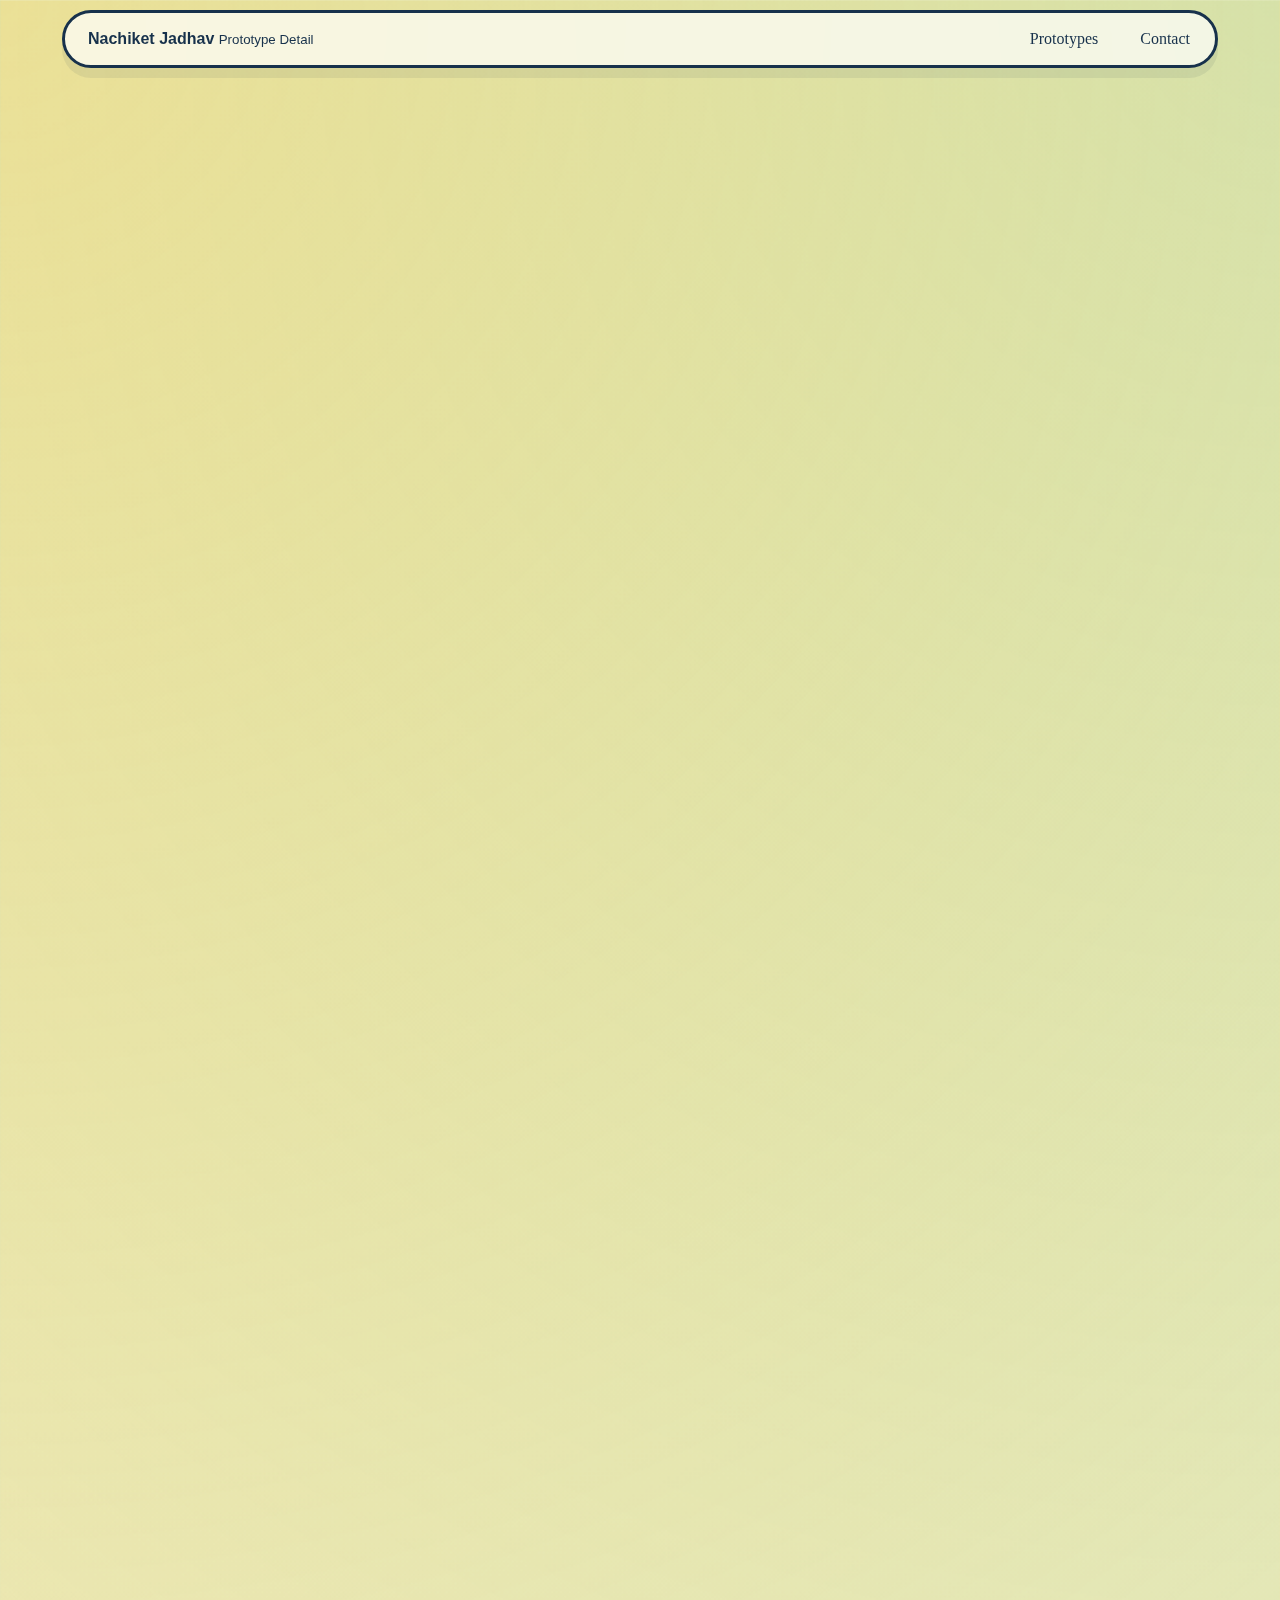
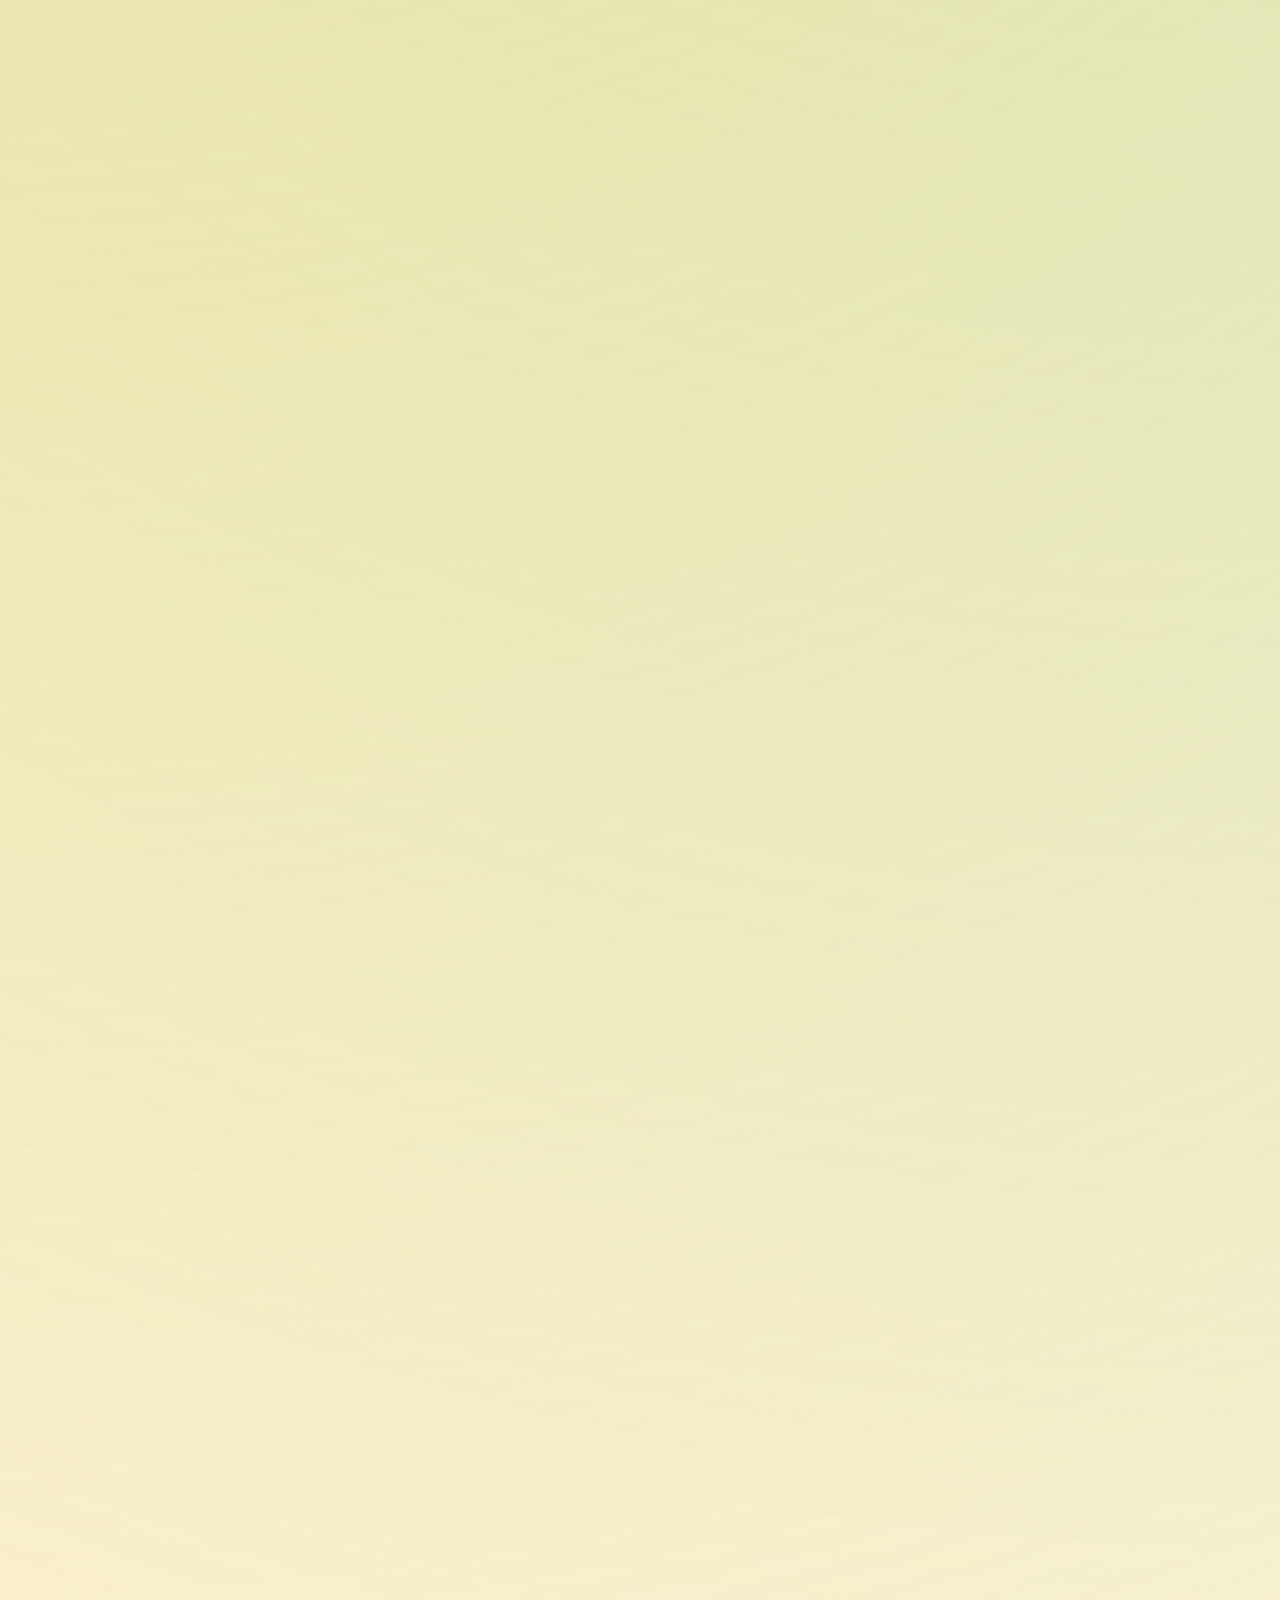
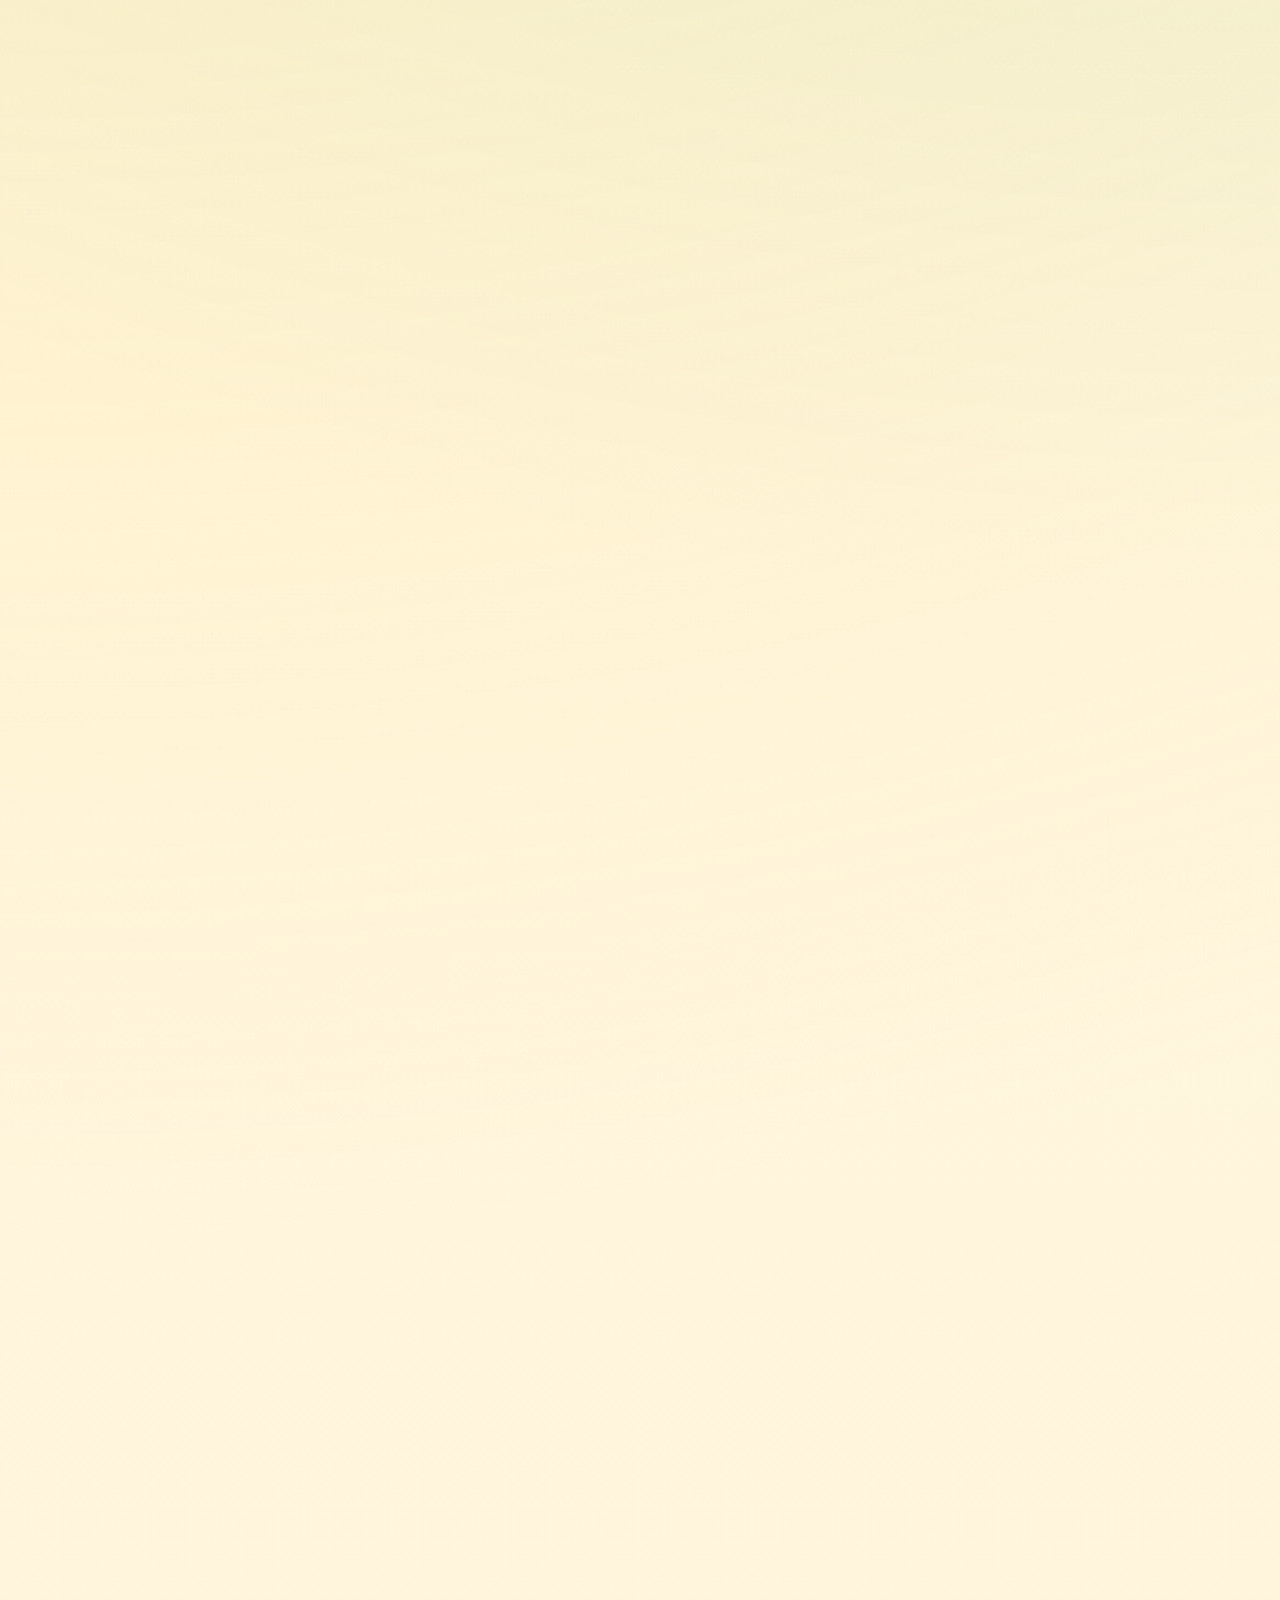
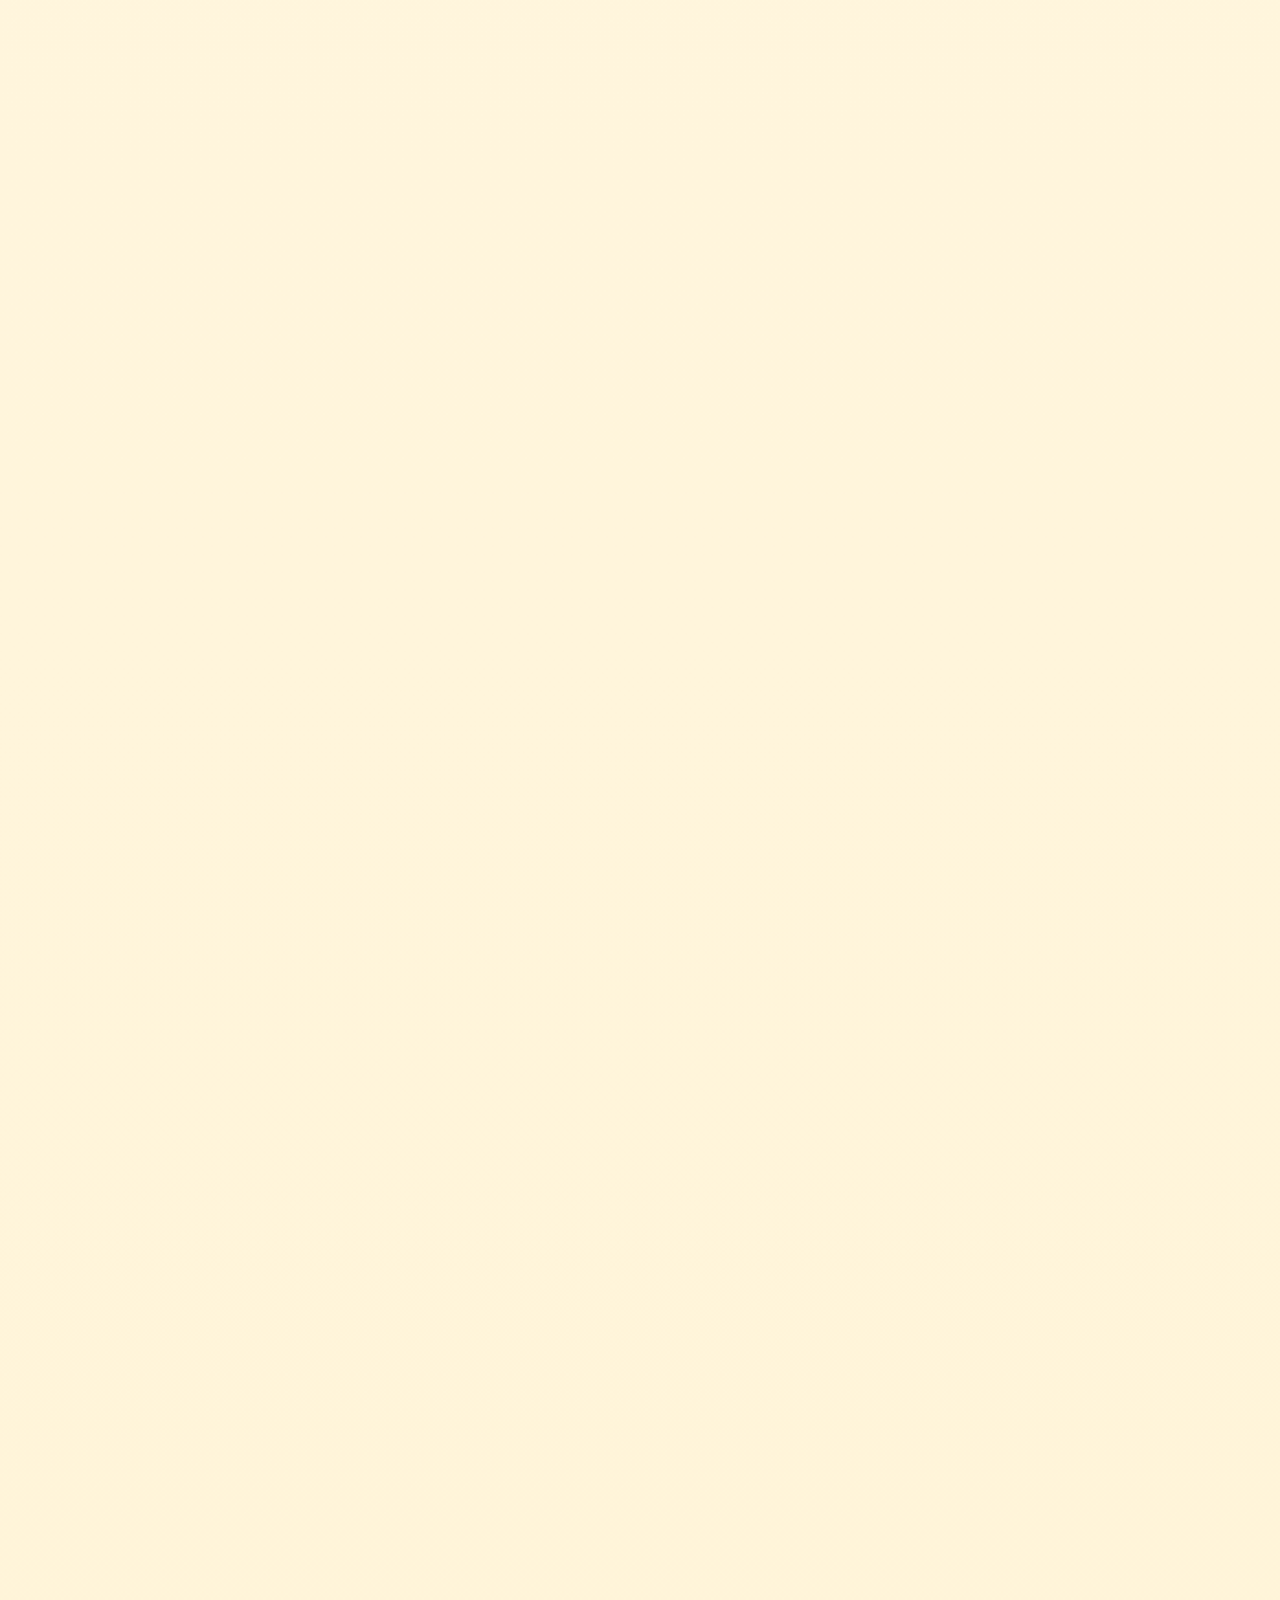
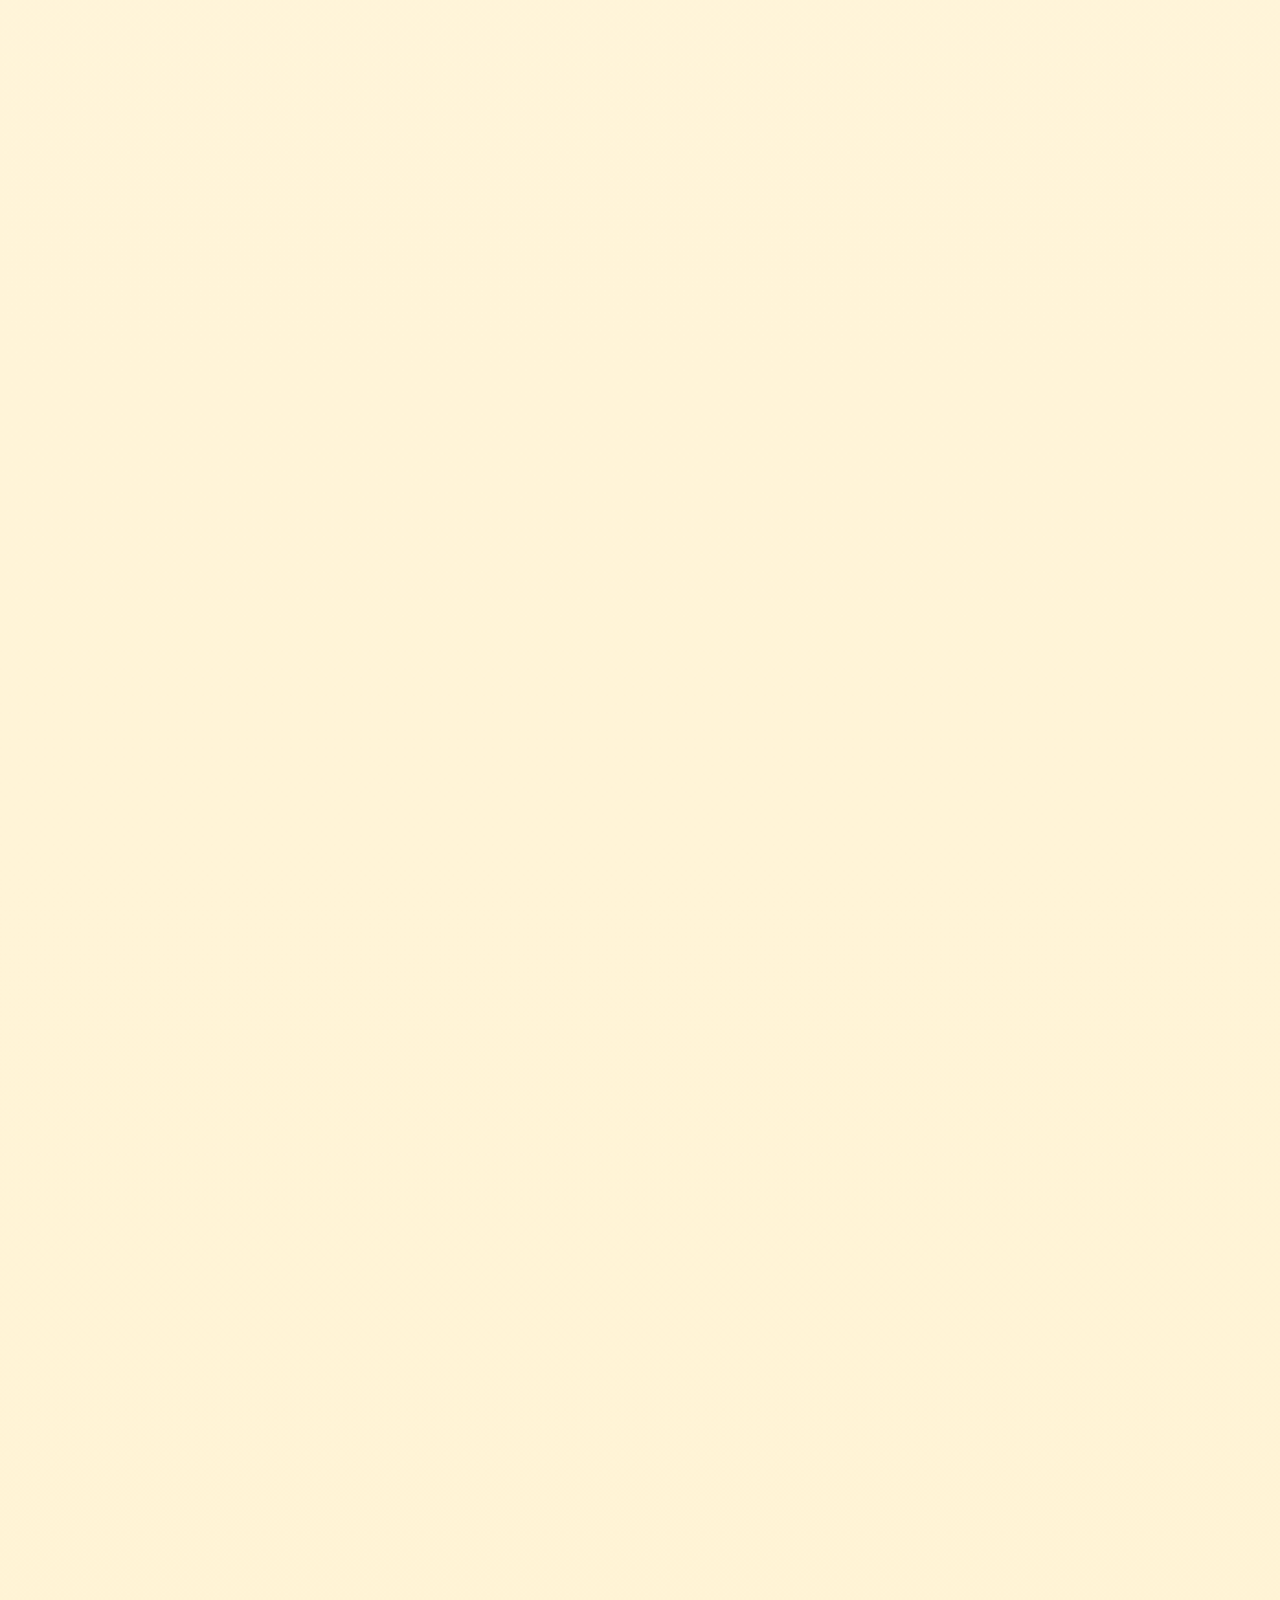
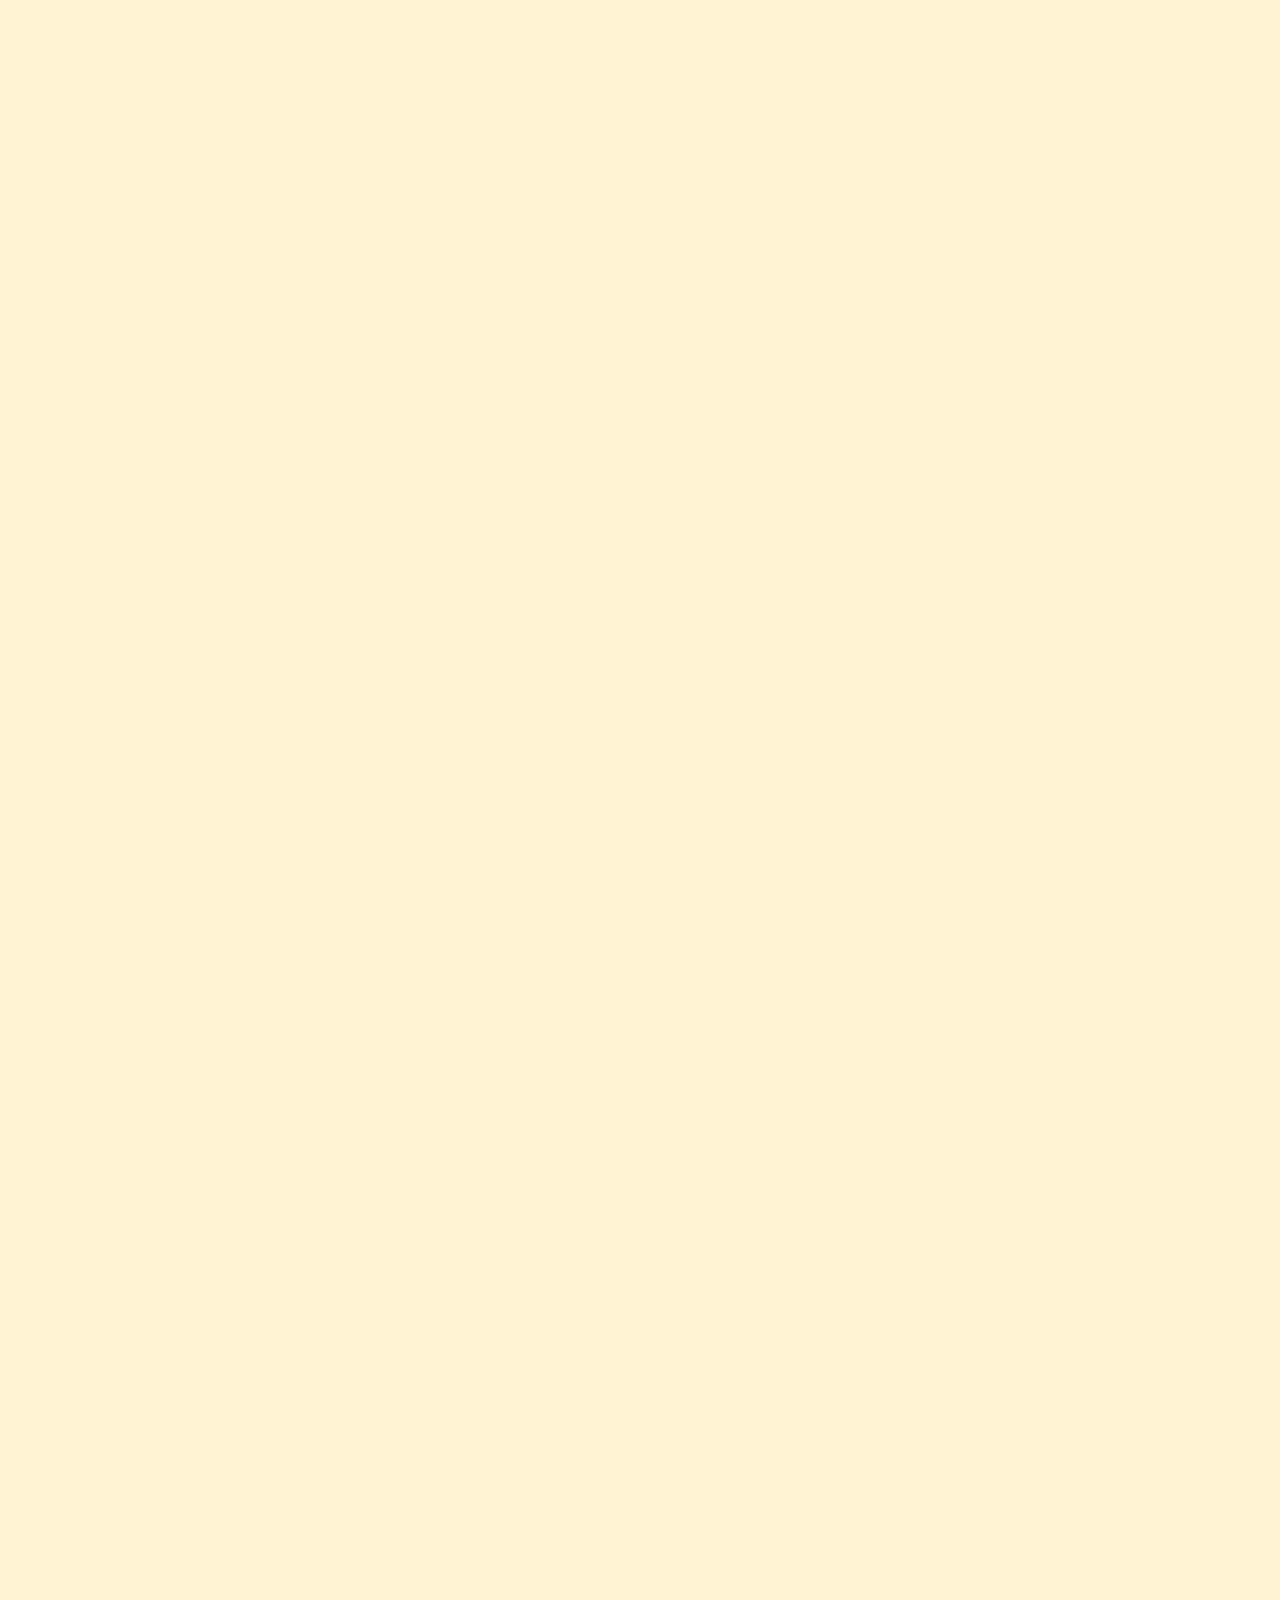
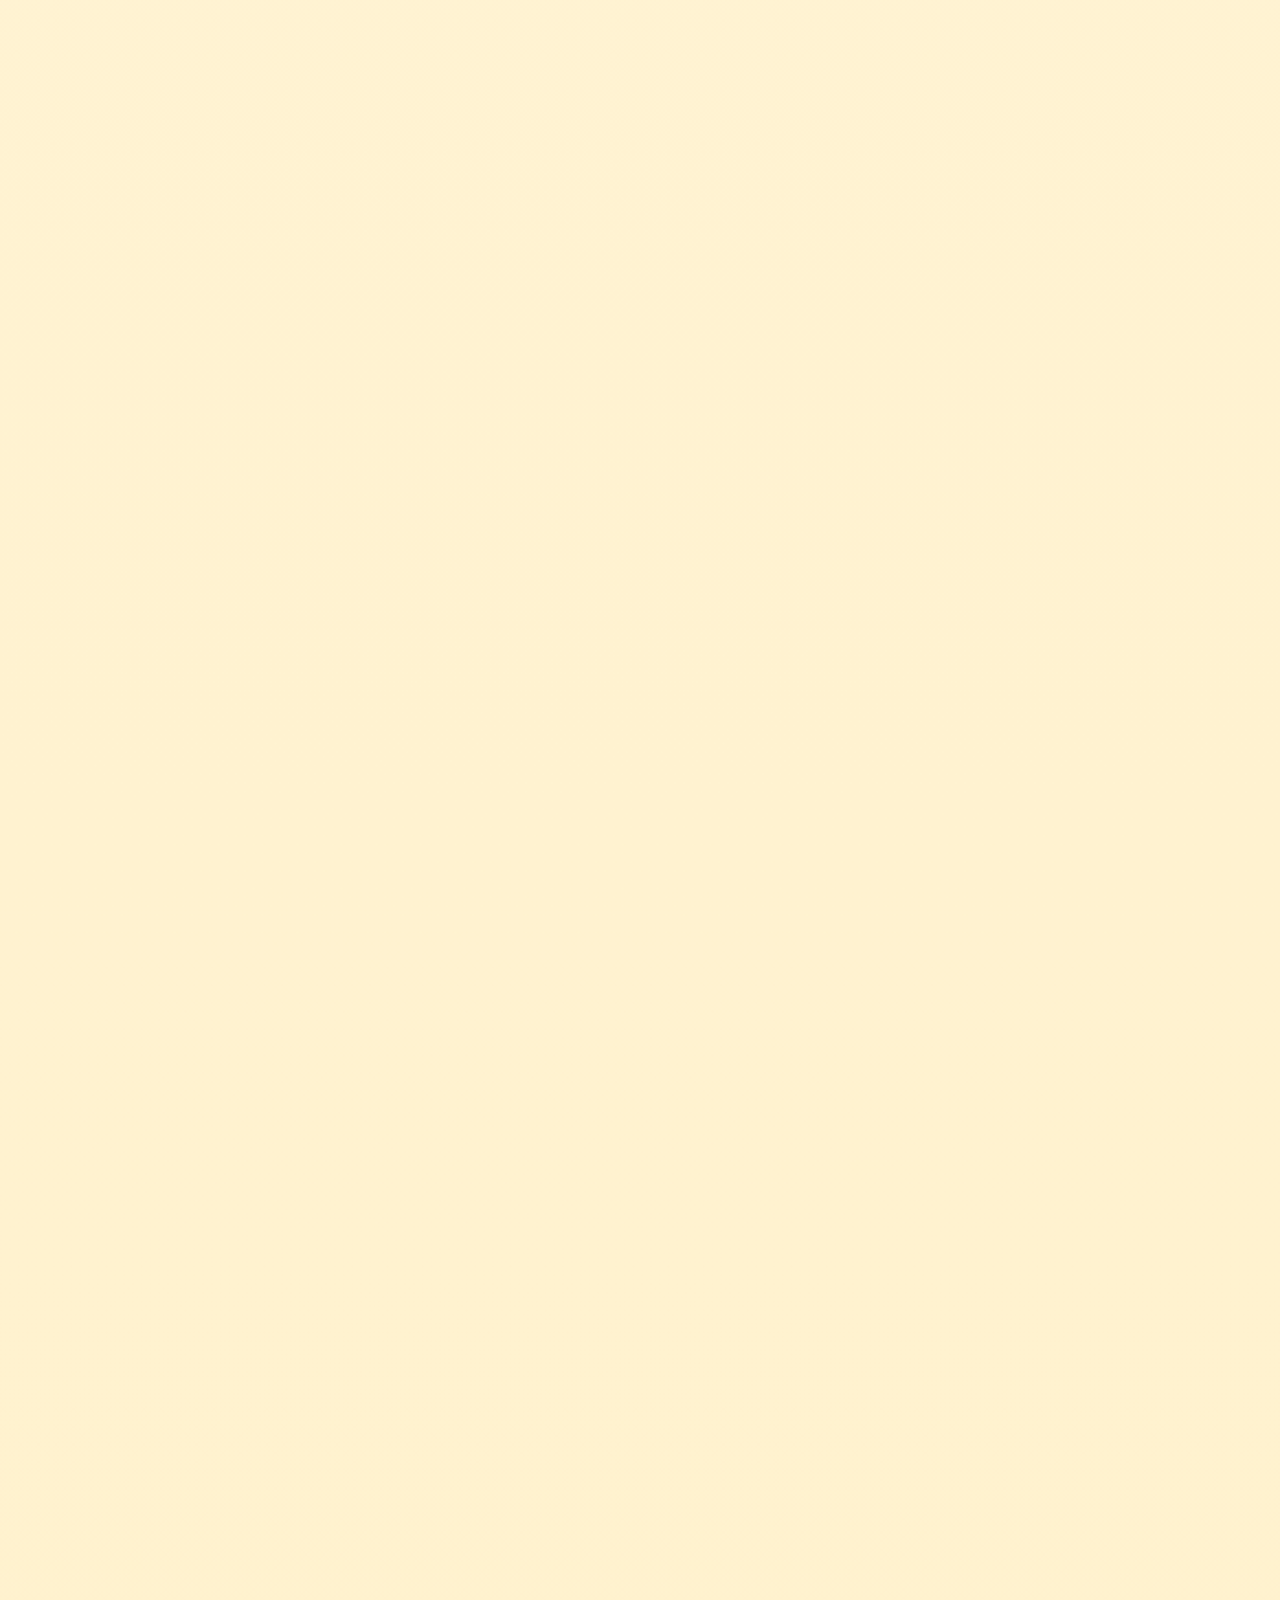
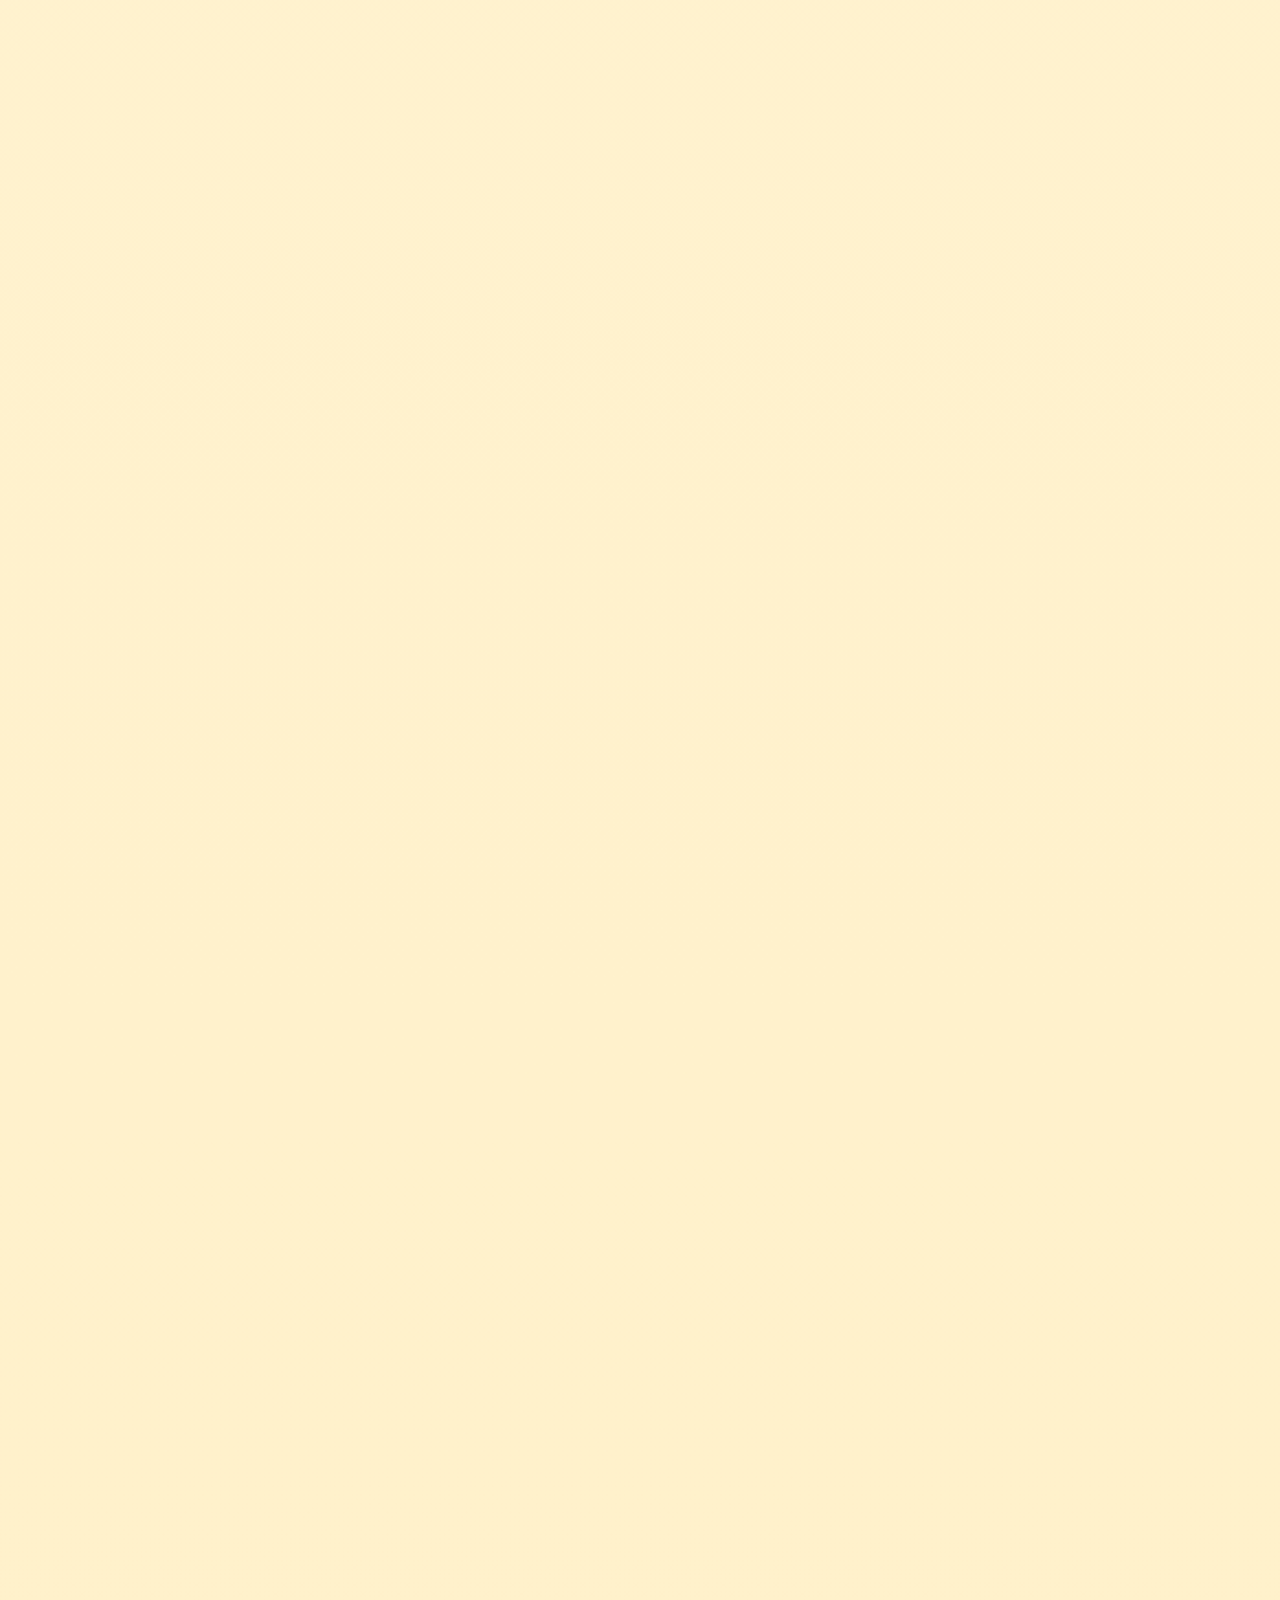
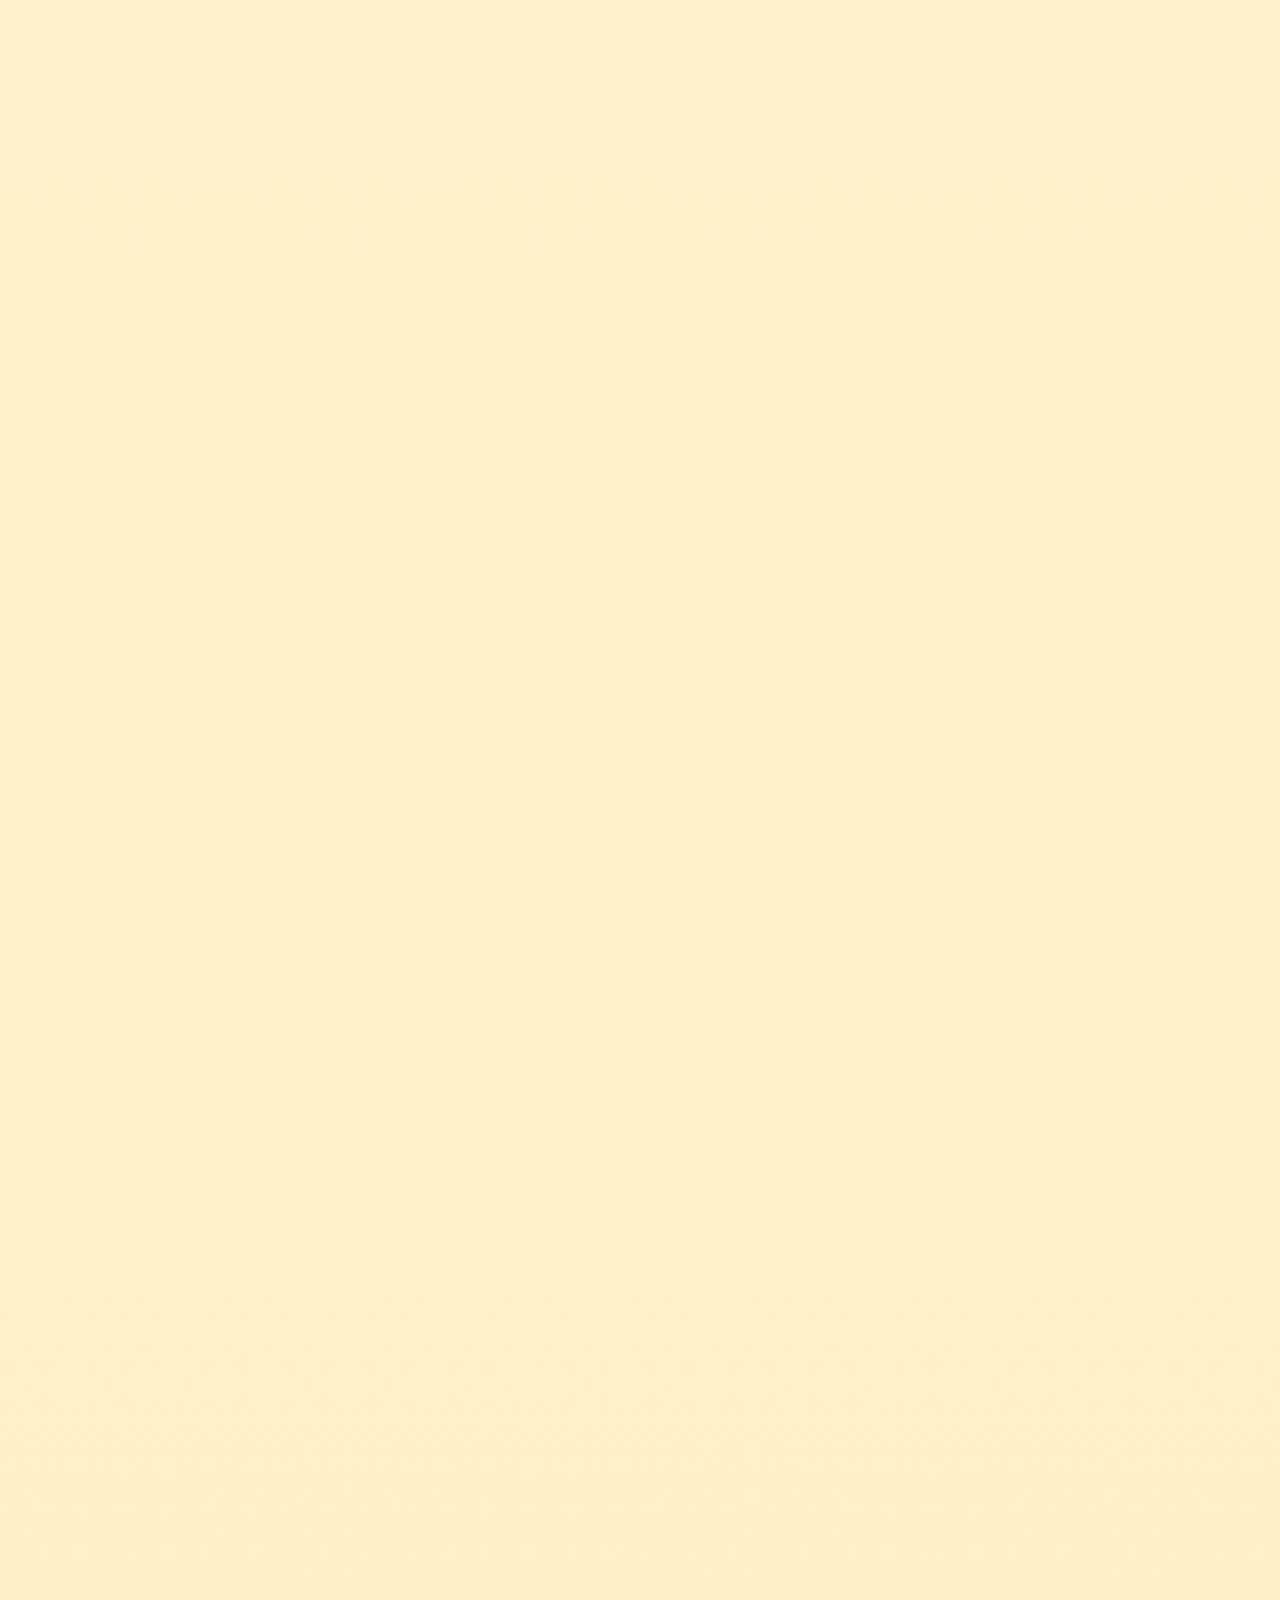
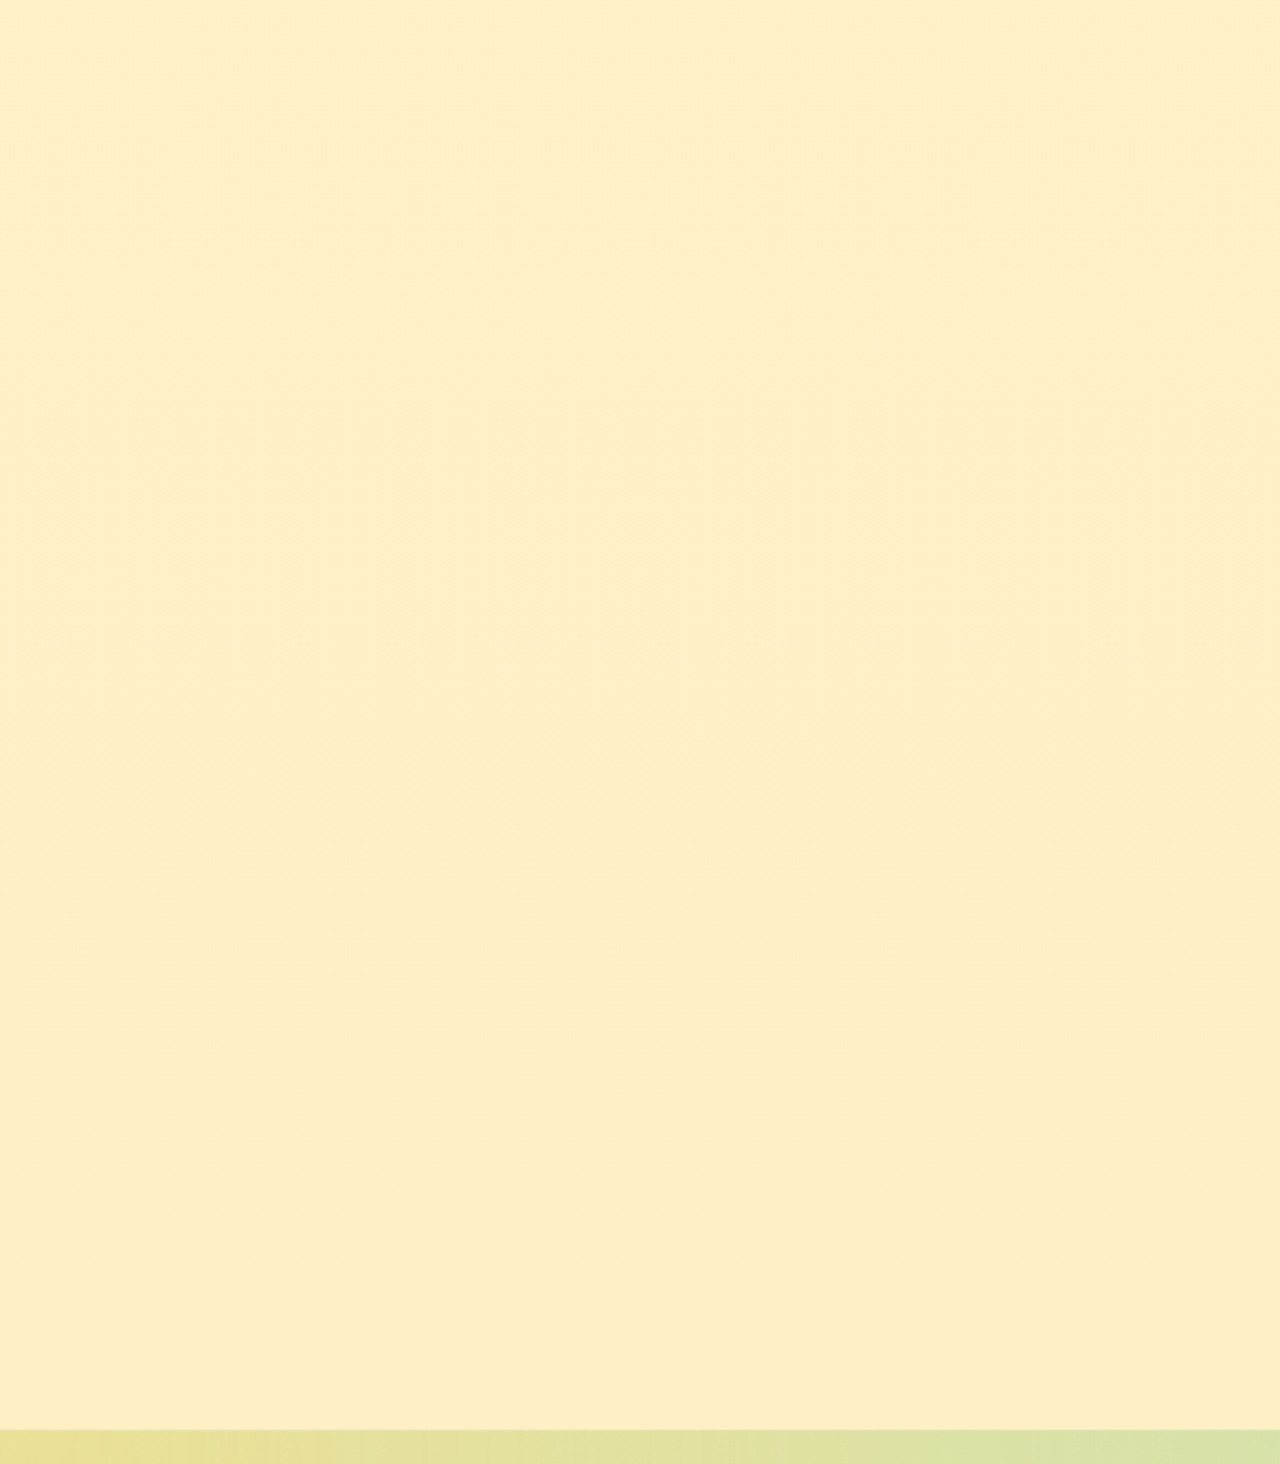
<file: docs/projects/pathfinding.html>
<!DOCTYPE html>
<html lang="en">

<head>
  <meta charset="UTF-8">
  <meta name="viewport" content="width=device-width, initial-scale=1.0">
  <title>Pathfinding Demo | Nachiket Jadhav</title>
  <meta name="description"
    content="Pathfinding Demo by Nachiket Jadhav: a Dijkstra-based pathfinder with graph setup, shortest-path calculation, Bezier curve smoothing, and smart AI cars traversing a city environment.">
  <link rel="preconnect" href="https://fonts.googleapis.com">
  <link rel="preconnect" href="https://fonts.gstatic.com" crossorigin>
  <link
    href="https://fonts.googleapis.com/css2?family=Manrope:wght@400;500;600;700;800&family=Oxanium:wght@400;500;600;700&display=swap"
    rel="stylesheet">
  <link rel="stylesheet" href="../styles.css">
</head>

<body>
  <div class="page-shell">
    <div class="ambient ambient-one"></div>
    <div class="ambient ambient-two"></div>
    <div class="noise"></div>

    <header class="site-header">
      <a class="brand" href="../index.html#top" target="_blank" rel="noreferrer">
        <span class="brand-mark"></span>
        <span>
          <strong>Nachiket Jadhav</strong>
          <small>Prototype Detail</small>
        </span>
      </a>
      <nav class="site-nav">
        <a href="../index.html#prototypes" target="_blank" rel="noreferrer">Prototypes</a>
        <a href="../index.html#contact" target="_blank" rel="noreferrer">Contact</a>
      </nav>
    </header>

    <main>
      <section class="hero section detail-hero reveal">
        <div class="hero-copy">
          <p class="eyebrow">Dijkstra Algorithm - Pathfinding - AI Cars</p>
          <h1>Pathfinding Demo</h1>
          <p class="hero-text">
            A base pathfinder algorithm using Dijkstra's algorithm, with smart AI cars that can traverse an environment
            while following a set of associated rules.
          </p>
          <div class="hero-actions">
            <a class="button button-primary" href="#how-it-works">How It Works</a>
            <a class="button button-secondary" href="#result">View Result</a>
          </div>
        </div>
        <img class="detail-image" src="../assets/pathfinding/astarpathfinding.png"
          alt="Pathfinding graph visualization">
      </section>

      <section class="section reveal">
        <div class="detail-grid">
          <img class="detail-image" src="../assets/pathfinding/astarpathfinding.png"
            alt="Dijkstra pathfinding diagram">
          <article class="systems-card">
            <h3>Dijkstra's Algorithm</h3>
            <p>
              Dijkstra's algorithm is a widely used pathfinding algorithm that finds the shortest path between two nodes
              in a graph by repeatedly selecting the node with the lowest cumulative cost from a source node.
            </p>
            <p>
              It maintains a priority queue to systematically explore and update neighboring node costs, making it a
              foundational tool for network routing, transportation planning, and optimal path determination.
            </p>
          </article>
        </div>
      </section>

      <section id="how-it-works" class="section reveal">
        <div class="section-heading">
          <p class="eyebrow">How Does It Work?</p>
          <h2>Graph setup, pathfinding, and curve smoothing for traversable routes.</h2>
        </div>

        <div class="timeline">
          <article class="timeline-item">
            <span class="timeline-index">01</span>
            <div>
              <h3>Graph Setup</h3>
              <p>
                The algorithm needs a weighted graph where each node has a list of neighboring nodes. A selected node
                can move to its neighbor nodes after visiting it, and the setup can be extended to give each neighbor a
                weight property for prioritization.
              </p>
              <img class="detail-image media-spaced"
                src="../assets/pathfinding/screenshot-2024-01-20-113654-1008x863.png"
                alt="Selected graph node with neighbor nodes">
            </div>
          </article>

          <article class="timeline-item">
            <span class="timeline-index">02</span>
            <div>
              <h3>Complete Graph</h3>
              <p>
                Once all nodes are selected, the environment becomes a complete graph that the algorithm can search
                through to determine valid movement options.
              </p>
              <img class="detail-image media-spaced"
                src="../assets/pathfinding/screenshot-2024-01-20-114043-1331x827.png"
                alt="Complete graph when all nodes are selected">
            </div>
          </article>

          <article class="timeline-item">
            <span class="timeline-index">03</span>
            <div>
              <h3>Pathfinding</h3>
              <p>
                After graph setup, the start and end nodes are marked, and the algorithm finds a path between them. The
                path visualization shows the route found between the source and target nodes.
              </p>
              <p>
                Reference:
                <a class="project-cta" href="https://en.wikipedia.org/wiki/Dijkstra%27s_algorithm" target="_blank"
                  rel="noreferrer">Dijkstra's Algorithm</a>
              </p>
              <img class="detail-image media-spaced"
                src="../assets/pathfinding/screenshot-2024-01-20-115535-1057x851.png"
                alt="Path found between source and target node">
            </div>
          </article>

          <article class="timeline-item">
            <span class="timeline-index">04</span>
            <div>
              <h3>Bezier Curves</h3>
              <p>
                For smooth traversal, hard edges in the path are softened by calculating Bezier curve points between
                neighboring nodes. A step value controls how smooth the curve needs to be.
              </p>
              <p>
                Reference:
                <a class="project-cta" href="https://youtu.be/jvPPXbo87ds?t=139" target="_blank"
                  rel="noreferrer">Bezier Curves Explanation</a>
              </p>
              <img class="detail-image media-spaced"
                src="../assets/pathfinding/screenshot-2024-01-20-121418-1256x1256.png"
                alt="Bezier curves formed at different step values">
            </div>
          </article>
        </div>
      </section>

      <section id="result" class="section reveal">
        <div class="section-heading">
          <p class="eyebrow">The Result</p>
          <h2>A smooth path between two nodes for entities to follow through virtual environments.</h2>
        </div>

        <div class="gallery-grid">
          <article class="gallery-card">
            <img src="../assets/pathfinding/screenshot-2024-01-20-122635-838x819.png"
              alt="Smooth path result 01">
          </article>
          <article class="gallery-card">
            <img src="../assets/pathfinding/screenshot-2024-01-20-122651-838x755.png"
              alt="Smooth path result 02">
          </article>
          <article class="gallery-card">
            <img src="../assets/pathfinding/screenshot-2024-01-20-122711-838x796.png"
              alt="Smooth path result 03">
          </article>
          <article class="gallery-card">
            <img src="../assets/pathfinding/screenshot-2024-01-20-122723-838x810.png"
              alt="Smooth path result 04">
          </article>
          <article class="gallery-card">
            <img src="../assets/pathfinding/screenshot-2024-01-20-122740-838x769.png"
              alt="Smooth path result 05">
          </article>
          <article class="gallery-card">
            <img src="../assets/pathfinding/screenshot-2024-01-20-122846-758x773.png"
              alt="Smooth path result 06">
          </article>
          <article class="gallery-card">
            <img src="../assets/pathfinding/screenshot-2024-01-20-122909-776x779.png"
              alt="Smooth path result 07">
          </article>
          <article class="gallery-card">
            <img src="../assets/pathfinding/screenshot-2024-01-20-122808-724x738.png"
              alt="Smooth path result 08">
          </article>
        </div>
      </section>

      <section class="section reveal">
        <div class="section-heading">
          <p class="eyebrow">Pathfinding For Pedestrians</p>
          <h2>Applying the algorithm in a city environment for moving agents.</h2>
        </div>

        <div class="systems-card">
          <p>
            The algorithm is then used by cars in a city environment to move from one point to another while avoiding
            other cars, following traffic rules, and stopping at red signals.
          </p>
        </div>

        <div class="gallery-grid media-spaced">
          <article class="gallery-card">
            <img src="../assets/pathfinding/screenshot-2024-01-20-125218-861x528.png"
              alt="City pathfinding traffic simulation 01">
          </article>
          <article class="gallery-card">
            <img src="../assets/pathfinding/screenshot-2024-01-20-125056-1536x877.png"
              alt="City pathfinding traffic simulation 02">
          </article>
          <article class="gallery-card">
            <img src="../assets/pathfinding/screenshot-2024-01-20-125145-1162x872.png"
              alt="City pathfinding traffic simulation 03">
          </article>
        </div>
      </section>

      <section class="quote-panel reveal">
        <p class="eyebrow">Prototype Note</p>
        <blockquote>Pathfinding ends.</blockquote>
      </section>

      <section class="section reveal">
        <div class="contact-card">
          <div>
            <p class="eyebrow">Contact</p>
            <h2>Interested in more AI, navigation, or Unity prototype details?</h2>
          </div>

          <div class="contact-actions">
            <a class="button button-primary" href="mailto:nachiketjadhav0606@gmail.com">Email</a>
            <a class="button button-secondary" href="https://www.linkedin.com/in/jadhavnachiket/" target="_blank"
              rel="noreferrer">LinkedIn</a>
            <a class="button button-secondary" href="https://github.com/NAchiket06" target="_blank"
              rel="noreferrer">GitHub</a>
          </div>
        </div>
      </section>
    </main>
  </div>
  <script src="../script.js"></script>
</body>

</html>
</file>
<file: docs/assets/web/assets/mobirise-icons2/mobirise2.css>
@font-face {
  font-family: 'Moririse2';
  font-display: swap;
  src:  url('mobirise2.eot?f2bix4');
  src:  url('mobirise2.eot?f2bix4#iefix') format('embedded-opentype'),
    url('mobirise2.ttf?f2bix4') format('truetype'),
    url('mobirise2.woff?f2bix4') format('woff'),
    url('mobirise2.svg?f2bix4#mobirise2') format('svg');
  font-weight: normal;
  font-style: normal;
}

[class^="mobi-"], [class*=" mobi-"] {
  /* use !important to prevent issues with browser extensions that change fonts */
  font-family: 'Moririse2' !important;
  speak: none;
  font-style: normal;
  font-weight: normal;
  font-variant: normal;
  text-transform: none;
  line-height: 1;

  /* Better Font Rendering =========== */
  -webkit-font-smoothing: antialiased;
  -moz-osx-font-smoothing: grayscale;
}

.mobi-mbri-add-submenu:before {
  content: "\e900";
}
.mobi-mbri-alert:before {
  content: "\e901";
}
.mobi-mbri-align-center:before {
  content: "\e902";
}
.mobi-mbri-align-justify:before {
  content: "\e903";
}
.mobi-mbri-align-left:before {
  content: "\e904";
}
.mobi-mbri-align-right:before {
  content: "\e905";
}
.mobi-mbri-android:before {
  content: "\e906";
}
.mobi-mbri-apple:before {
  content: "\e907";
}
.mobi-mbri-arrow-down:before {
  content: "\e908";
}
.mobi-mbri-arrow-next:before {
  content: "\e909";
}
.mobi-mbri-arrow-prev:before {
  content: "\e90a";
}
.mobi-mbri-arrow-up:before {
  content: "\e90b";
}
.mobi-mbri-bold:before {
  content: "\e90c";
}
.mobi-mbri-bookmark:before {
  content: "\e90d";
}
.mobi-mbri-bootstrap:before {
  content: "\e90e";
}
.mobi-mbri-briefcase:before {
  content: "\e90f";
}
.mobi-mbri-browse:before {
  content: "\e910";
}
.mobi-mbri-bulleted-list:before {
  content: "\e911";
}
.mobi-mbri-calendar:before {
  content: "\e912";
}
.mobi-mbri-camera:before {
  content: "\e913";
}
.mobi-mbri-cart-add:before {
  content: "\e914";
}
.mobi-mbri-cart-full:before {
  content: "\e915";
}
.mobi-mbri-cash:before {
  content: "\e916";
}
.mobi-mbri-change-style:before {
  content: "\e917";
}
.mobi-mbri-chat:before {
  content: "\e918";
}
.mobi-mbri-clock:before {
  content: "\e919";
}
.mobi-mbri-close:before {
  content: "\e91a";
}
.mobi-mbri-cloud:before {
  content: "\e91b";
}
.mobi-mbri-code:before {
  content: "\e91c";
}
.mobi-mbri-contact-form:before {
  content: "\e91d";
}
.mobi-mbri-credit-card:before {
  content: "\e91e";
}
.mobi-mbri-cursor-click:before {
  content: "\e91f";
}
.mobi-mbri-cust-feedback:before {
  content: "\e920";
}
.mobi-mbri-database:before {
  content: "\e921";
}
.mobi-mbri-delivery:before {
  content: "\e922";
}
.mobi-mbri-desktop:before {
  content: "\e923";
}
.mobi-mbri-devices:before {
  content: "\e924";
}
.mobi-mbri-down:before {
  content: "\e925";
}
.mobi-mbri-download-2:before {
  content: "\e926";
}
.mobi-mbri-download:before {
  content: "\e927";
}
.mobi-mbri-drag-n-drop-2:before {
  content: "\e928";
}
.mobi-mbri-drag-n-drop:before {
  content: "\e929";
}
.mobi-mbri-edit-2:before {
  content: "\e92a";
}
.mobi-mbri-edit:before {
  content: "\e92b";
}
.mobi-mbri-error:before {
  content: "\e92c";
}
.mobi-mbri-extension:before {
  content: "\e92d";
}
.mobi-mbri-features:before {
  content: "\e92e";
}
.mobi-mbri-file:before {
  content: "\e92f";
}
.mobi-mbri-flag:before {
  content: "\e930";
}
.mobi-mbri-folder:before {
  content: "\e931";
}
.mobi-mbri-gift:before {
  content: "\e932";
}
.mobi-mbri-github:before {
  content: "\e933";
}
.mobi-mbri-globe-2:before {
  content: "\e934";
}
.mobi-mbri-globe:before {
  content: "\e935";
}
.mobi-mbri-growing-chart:before {
  content: "\e936";
}
.mobi-mbri-hearth:before {
  content: "\e937";
}
.mobi-mbri-help:before {
  content: "\e938";
}
.mobi-mbri-home:before {
  content: "\e939";
}
.mobi-mbri-hot-cup:before {
  content: "\e93a";
}
.mobi-mbri-idea:before {
  content: "\e93b";
}
.mobi-mbri-image-gallery:before {
  content: "\e93c";
}
.mobi-mbri-image-slider:before {
  content: "\e93d";
}
.mobi-mbri-info:before {
  content: "\e93e";
}
.mobi-mbri-italic:before {
  content: "\e93f";
}
.mobi-mbri-key:before {
  content: "\e940";
}
.mobi-mbri-laptop:before {
  content: "\e941";
}
.mobi-mbri-layers:before {
  content: "\e942";
}
.mobi-mbri-left-right:before {
  content: "\e943";
}
.mobi-mbri-left:before {
  content: "\e944";
}
.mobi-mbri-letter:before {
  content: "\e945";
}
.mobi-mbri-like:before {
  content: "\e946";
}
.mobi-mbri-link:before {
  content: "\e947";
}
.mobi-mbri-lock:before {
  content: "\e948";
}
.mobi-mbri-login:before {
  content: "\e949";
}
.mobi-mbri-logout:before {
  content: "\e94a";
}
.mobi-mbri-magic-stick:before {
  content: "\e94b";
}
.mobi-mbri-map-pin:before {
  content: "\e94c";
}
.mobi-mbri-menu:before {
  content: "\e94d";
}
.mobi-mbri-mobile-2:before {
  content: "\e94e";
}
.mobi-mbri-mobile-horizontal:before {
  content: "\e94f";
}
.mobi-mbri-mobile:before {
  content: "\e950";
}
.mobi-mbri-mobirise:before {
  content: "\e951";
}
.mobi-mbri-more-horizontal:before {
  content: "\e952";
}
.mobi-mbri-more-vertical:before {
  content: "\e953";
}
.mobi-mbri-music:before {
  content: "\e954";
}
.mobi-mbri-new-file:before {
  content: "\e955";
}
.mobi-mbri-numbered-list:before {
  content: "\e956";
}
.mobi-mbri-opened-folder:before {
  content: "\e957";
}
.mobi-mbri-pages:before {
  content: "\e958";
}
.mobi-mbri-paper-plane:before {
  content: "\e959";
}
.mobi-mbri-paperclip:before {
  content: "\e95a";
}
.mobi-mbri-phone:before {
  content: "\e95b";
}
.mobi-mbri-photo:before {
  content: "\e95c";
}
.mobi-mbri-photos:before {
  content: "\e95d";
}
.mobi-mbri-pin:before {
  content: "\e95e";
}
.mobi-mbri-play:before {
  content: "\e95f";
}
.mobi-mbri-plus:before {
  content: "\e960";
}
.mobi-mbri-preview:before {
  content: "\e961";
}
.mobi-mbri-print:before {
  content: "\e962";
}
.mobi-mbri-protect:before {
  content: "\e963";
}
.mobi-mbri-question:before {
  content: "\e964";
}
.mobi-mbri-quote-left:before {
  content: "\e965";
}
.mobi-mbri-quote-right:before {
  content: "\e966";
}
.mobi-mbri-redo:before {
  content: "\e967";
}
.mobi-mbri-refresh:before {
  content: "\e968";
}
.mobi-mbri-responsive-2:before {
  content: "\e969";
}
.mobi-mbri-responsive:before {
  content: "\e96a";
}
.mobi-mbri-right:before {
  content: "\e96b";
}
.mobi-mbri-rocket:before {
  content: "\e96c";
}
.mobi-mbri-sad-face:before {
  content: "\e96d";
}
.mobi-mbri-sale:before {
  content: "\e96e";
}
.mobi-mbri-save:before {
  content: "\e96f";
}
.mobi-mbri-search:before {
  content: "\e970";
}
.mobi-mbri-setting-2:before {
  content: "\e971";
}
.mobi-mbri-setting-3:before {
  content: "\e972";
}
.mobi-mbri-setting:before {
  content: "\e973";
}
.mobi-mbri-share:before {
  content: "\e974";
}
.mobi-mbri-shopping-bag:before {
  content: "\e975";
}
.mobi-mbri-shopping-basket:before {
  content: "\e976";
}
.mobi-mbri-shopping-cart:before {
  content: "\e977";
}
.mobi-mbri-sites:before {
  content: "\e978";
}
.mobi-mbri-smile-face:before {
  content: "\e979";
}
.mobi-mbri-speed:before {
  content: "\e97a";
}
.mobi-mbri-star:before {
  content: "\e97b";
}
.mobi-mbri-success:before {
  content: "\e97c";
}
.mobi-mbri-sun:before {
  content: "\e97d";
}
.mobi-mbri-sun2:before {
  content: "\e97e";
}
.mobi-mbri-tablet-vertical:before {
  content: "\e97f";
}
.mobi-mbri-tablet:before {
  content: "\e980";
}
.mobi-mbri-target:before {
  content: "\e981";
}
.mobi-mbri-timer:before {
  content: "\e982";
}
.mobi-mbri-to-ftp:before {
  content: "\e983";
}
.mobi-mbri-to-local-drive:before {
  content: "\e984";
}
.mobi-mbri-touch-swipe:before {
  content: "\e985";
}
.mobi-mbri-touch:before {
  content: "\e986";
}
.mobi-mbri-trash:before {
  content: "\e987";
}
.mobi-mbri-underline:before {
  content: "\e988";
}
.mobi-mbri-undo:before {
  content: "\e989";
}
.mobi-mbri-unlink:before {
  content: "\e98a";
}
.mobi-mbri-unlock:before {
  content: "\e98b";
}
.mobi-mbri-up-down:before {
  content: "\e98c";
}
.mobi-mbri-up:before {
  content: "\e98d";
}
.mobi-mbri-update:before {
  content: "\e98e";
}
.mobi-mbri-upload-2:before {
  content: "\e98f";
}
.mobi-mbri-upload:before {
  content: "\e990";
}
.mobi-mbri-user-2:before {
  content: "\e991";
}
.mobi-mbri-user:before {
  content: "\e992";
}
.mobi-mbri-users:before {
  content: "\e993";
}
.mobi-mbri-video-play:before {
  content: "\e994";
}
.mobi-mbri-video:before {
  content: "\e995";
}
.mobi-mbri-watch:before {
  content: "\e996";
}
.mobi-mbri-website-theme-2:before {
  content: "\e997";
}
.mobi-mbri-website-theme:before {
  content: "\e998";
}
.mobi-mbri-wifi:before {
  content: "\e999";
}
.mobi-mbri-windows:before {
  content: "\e99a";
}
.mobi-mbri-zoom-in:before {
  content: "\e99b";
}
.mobi-mbri-zoom-out:before {
  content: "\e99c";
}
</file>
<file: docs/assets/parallax/jarallax.css>
.jarallax {
    position: relative;
    z-index: 0;
}
.jarallax > .jarallax-img {
    position: absolute;
    object-fit: cover;
    /* support for plugin https://github.com/bfred-it/object-fit-images */
    font-family: 'object-fit: cover;';
    top: 0;
    left: 0;
    width: 100%;
    height: 100%;
    z-index: -1;
}
</file>
<file: docs/assets/dropdown/css/style.css>
.navbar-dropdown {
  left: 0;
  padding: 0;
  position: absolute;
  right: 0;
  top: 0;
  transition: all 0.45s ease;
  z-index: 1030;
  background: #282828; }
  .navbar-dropdown .navbar-logo {
    margin-right: 0.8rem;
    transition: margin 0.3s ease-in-out;
    vertical-align: middle; }
    .navbar-dropdown .navbar-logo img {
      height: 3.125rem;
      transition: all 0.3s ease-in-out; }
    .navbar-dropdown .navbar-logo.mbr-iconfont {
      font-size: 3.125rem;
      line-height: 3.125rem; }
  .navbar-dropdown .navbar-caption {
    font-weight: 700;
    white-space: normal;
    vertical-align: -4px;
    line-height: 3.125rem !important; }
    .navbar-dropdown .navbar-caption, .navbar-dropdown .navbar-caption:hover {
      color: inherit;
      text-decoration: none; }
  .navbar-dropdown .mbr-iconfont + .navbar-caption {
    vertical-align: -1px; }
  .navbar-dropdown.navbar-fixed-top {
    position: fixed; }
  .navbar-dropdown .navbar-brand span {
    vertical-align: -4px; }
  .navbar-dropdown.bg-color.transparent {
    background: none; }
  .navbar-dropdown.navbar-short .navbar-brand {
    padding: 0.625rem 0; }
    .navbar-dropdown.navbar-short .navbar-brand span {
      vertical-align: -1px; }
  .navbar-dropdown.navbar-short .navbar-caption {
    line-height: 2.375rem !important;
    vertical-align: -2px; }
  .navbar-dropdown.navbar-short .navbar-logo {
    margin-right: 0.5rem; }
    .navbar-dropdown.navbar-short .navbar-logo img {
      height: 2.375rem; }
    .navbar-dropdown.navbar-short .navbar-logo.mbr-iconfont {
      font-size: 2.375rem;
      line-height: 2.375rem; }
  .navbar-dropdown.navbar-short .mbr-table-cell {
    height: 3.625rem; }
  .navbar-dropdown .navbar-close {
    left: 0.6875rem;
    position: fixed;
    top: 0.75rem;
    z-index: 1000; }
  .navbar-dropdown .hamburger-icon {
    content: "";
    display: inline-block;
    vertical-align: middle;
    width: 16px;
    -webkit-box-shadow: 0 -6px 0 1px #282828,0 0 0 1px #282828,0 6px 0 1px #282828;
    -moz-box-shadow: 0 -6px 0 1px #282828,0 0 0 1px #282828,0 6px 0 1px #282828;
    box-shadow: 0 -6px 0 1px #282828,0 0 0 1px #282828,0 6px 0 1px #282828; }

.dropdown-menu .dropdown-toggle[data-toggle="dropdown-submenu"]::after {
  border-bottom: 0.35em solid transparent;
  border-left: 0.35em solid;
  border-right: 0;
  border-top: 0.35em solid transparent;
  margin-left: 0.3rem; }

.dropdown-menu .dropdown-item:focus {
  outline: 0; }

.nav-dropdown {
  font-size: 0.75rem;
  font-weight: 500;
  height: auto !important; }
  .nav-dropdown .nav-btn {
    padding-left: 1rem; }
  .nav-dropdown .link {
    margin: .667em 1.667em;
    font-weight: 500;
    padding: 0;
    transition: color .2s ease-in-out; }
    .nav-dropdown .link.dropdown-toggle {
      margin-right: 2.583em; }
      .nav-dropdown .link.dropdown-toggle::after {
        margin-left: .25rem;
        border-top: 0.35em solid;
        border-right: 0.35em solid transparent;
        border-left: 0.35em solid transparent;
        border-bottom: 0; }
      .nav-dropdown .link.dropdown-toggle[aria-expanded="true"] {
        margin: 0;
        padding: 0.667em 3.263em  0.667em 1.667em; }
  .nav-dropdown .link::after,
  .nav-dropdown .dropdown-item::after {
    color: inherit; }
  .nav-dropdown .btn {
    font-size: 0.75rem;
    font-weight: 700;
    letter-spacing: 0;
    margin-bottom: 0;
    padding-left: 1.25rem;
    padding-right: 1.25rem; }
  .nav-dropdown .dropdown-menu {
    border-radius: 0;
    border: 0;
    left: 0;
    margin: 0;
    padding-bottom: 1.25rem;
    padding-top: 1.25rem;
    position: relative; }
  .nav-dropdown .dropdown-submenu {
    margin-left: 0.125rem;
    top: 0; }
  .nav-dropdown .dropdown-item {
    font-weight: 500;
    line-height: 2;
    padding: 0.3846em 4.615em 0.3846em 1.5385em;
    position: relative;
    transition: color .2s ease-in-out, background-color .2s ease-in-out; }
    .nav-dropdown .dropdown-item::after {
      margin-top: -0.3077em;
      position: absolute;
      right: 1.1538em;
      top: 50%; }
    .nav-dropdown .dropdown-item:focus, .nav-dropdown .dropdown-item:hover {
      background: none; }

@media (max-width: 767px) {
  .nav-dropdown.navbar-toggleable-sm {
    bottom: 0;
    display: none;
    left: 0;
    overflow-x: hidden;
    position: fixed;
    top: 0;
    transform: translateX(-100%);
    -ms-transform: translateX(-100%);
    -webkit-transform: translateX(-100%);
    width: 18.75rem;
    z-index: 999; } }
.nav-dropdown.navbar-toggleable-xl {
  bottom: 0;
  display: none;
  left: 0;
  overflow-x: hidden;
  position: fixed;
  top: 0;
  transform: translateX(-100%);
  -ms-transform: translateX(-100%);
  -webkit-transform: translateX(-100%);
  width: 18.75rem;
  z-index: 999; }

.nav-dropdown-sm {
  display: block !important;
  overflow-x: hidden;
  overflow: auto;
  padding-top: 3.875rem; }
  .nav-dropdown-sm::after {
    content: "";
    display: block;
    height: 3rem;
    width: 100%; }
  .nav-dropdown-sm.collapse.in ~ .navbar-close {
    display: block !important; }
  .nav-dropdown-sm.collapsing, .nav-dropdown-sm.collapse.in {
    transform: translateX(0);
    -ms-transform: translateX(0);
    -webkit-transform: translateX(0);
    transition: all 0.25s ease-out;
    -webkit-transition: all 0.25s ease-out;
    background: #282828; }
  .nav-dropdown-sm.collapsing[aria-expanded="false"] {
    transform: translateX(-100%);
    -ms-transform: translateX(-100%);
    -webkit-transform: translateX(-100%); }
  .nav-dropdown-sm .nav-item {
    display: block;
    margin-left: 0 !important;
    padding-left: 0; }
  .nav-dropdown-sm .link,
  .nav-dropdown-sm .dropdown-item {
    border-top: 1px dotted rgba(255, 255, 255, 0.1);
    font-size: 0.8125rem;
    line-height: 1.6;
    margin: 0 !important;
    padding: 0.875rem 2.4rem 0.875rem 1.5625rem !important;
    position: relative;
    white-space: normal; }
    .nav-dropdown-sm .link:focus, .nav-dropdown-sm .link:hover,
    .nav-dropdown-sm .dropdown-item:focus,
    .nav-dropdown-sm .dropdown-item:hover {
      background: rgba(0, 0, 0, 0.2) !important;
      color: #c0a375; }
  .nav-dropdown-sm .nav-btn {
    position: relative;
    padding: 1.5625rem 1.5625rem 0 1.5625rem; }
    .nav-dropdown-sm .nav-btn::before {
      border-top: 1px dotted rgba(255, 255, 255, 0.1);
      content: "";
      left: 0;
      position: absolute;
      top: 0;
      width: 100%; }
    .nav-dropdown-sm .nav-btn + .nav-btn {
      padding-top: 0.625rem; }
      .nav-dropdown-sm .nav-btn + .nav-btn::before {
        display: none; }
  .nav-dropdown-sm .btn {
    padding: 0.625rem 0; }
  .nav-dropdown-sm .dropdown-toggle[data-toggle="dropdown-submenu"]::after {
    margin-left: .25rem;
    border-top: 0.35em solid;
    border-right: 0.35em solid transparent;
    border-left: 0.35em solid transparent;
    border-bottom: 0; }
  .nav-dropdown-sm .dropdown-toggle[data-toggle="dropdown-submenu"][aria-expanded="true"]::after {
    border-top: 0;
    border-right: 0.35em solid transparent;
    border-left: 0.35em solid transparent;
    border-bottom: 0.35em solid; }
  .nav-dropdown-sm .dropdown-menu {
    margin: 0;
    padding: 0;
    position: relative;
    top: 0;
    left: 0;
    width: 100%;
    border: 0;
    float: none;
    border-radius: 0;
    background: none; }
  .nav-dropdown-sm .dropdown-submenu {
    left: 100%;
    margin-left: 0.125rem;
    margin-top: -1.25rem;
    top: 0; }

.navbar-toggleable-sm .nav-dropdown .dropdown-menu {
  position: absolute; }

.navbar-toggleable-sm .nav-dropdown .dropdown-submenu {
  left: 100%;
  margin-left: 0.125rem;
  margin-top: -1.25rem;
  top: 0; }

.navbar-toggleable-sm.opened .nav-dropdown .dropdown-menu {
  position: relative; }

.navbar-toggleable-sm.opened .nav-dropdown .dropdown-submenu {
  left: 0;
  margin-left: 00rem;
  margin-top: 0rem;
  top: 0; }

.is-builder .nav-dropdown.collapsing {
  transition: none !important; }
</file>
<file: docs/assets/socicon/css/styles.css>
@charset "UTF-8";

@font-face {
  font-family: 'Socicon';
  src:  url('../fonts/socicon.eot');
  src:  url('../fonts/socicon.eot?#iefix') format('embedded-opentype'),
    url('../fonts/socicon.woff2') format('woff2'),
    url('../fonts/socicon.ttf') format('truetype'),
    url('../fonts/socicon.woff') format('woff'),
    url('../fonts/socicon.svg#socicon') format('svg');
  font-weight: normal;
  font-style: normal;
  font-display: swap;
}

[data-icon]:before {
  font-family: "socicon" !important;
  content: attr(data-icon);
  font-style: normal !important;
  font-weight: normal !important;
  font-variant: normal !important;
  text-transform: none !important;
  speak: none;
  line-height: 1;
  -webkit-font-smoothing: antialiased;
  -moz-osx-font-smoothing: grayscale;
}

[class^="socicon-"], [class*=" socicon-"] {
  /* use !important to prevent issues with browser extensions that change fonts */
  font-family: 'Socicon' !important;
  speak: none;
  font-style: normal;
  font-weight: normal;
  font-variant: normal;
  text-transform: none;
  line-height: 1;

  /* Better Font Rendering =========== */
  -webkit-font-smoothing: antialiased;
  -moz-osx-font-smoothing: grayscale;
}

.socicon-eitaa:before {
  content: "\e97c";
}
.socicon-soroush:before {
  content: "\e97d";
}
.socicon-bale:before {
  content: "\e97e";
}
.socicon-zazzle:before {
  content: "\e97b";
}
.socicon-society6:before {
  content: "\e97a";
}
.socicon-redbubble:before {
  content: "\e979";
}
.socicon-avvo:before {
  content: "\e978";
}
.socicon-stitcher:before {
  content: "\e977";
}
.socicon-googlehangouts:before {
  content: "\e974";
}
.socicon-dlive:before {
  content: "\e975";
}
.socicon-vsco:before {
  content: "\e976";
}
.socicon-flipboard:before {
  content: "\e973";
}
.socicon-ubuntu:before {
  content: "\e958";
}
.socicon-artstation:before {
  content: "\e959";
}
.socicon-invision:before {
  content: "\e95a";
}
.socicon-torial:before {
  content: "\e95b";
}
.socicon-collectorz:before {
  content: "\e95c";
}
.socicon-seenthis:before {
  content: "\e95d";
}
.socicon-googleplaymusic:before {
  content: "\e95e";
}
.socicon-debian:before {
  content: "\e95f";
}
.socicon-filmfreeway:before {
  content: "\e960";
}
.socicon-gnome:before {
  content: "\e961";
}
.socicon-itchio:before {
  content: "\e962";
}
.socicon-jamendo:before {
  content: "\e963";
}
.socicon-mix:before {
  content: "\e964";
}
.socicon-sharepoint:before {
  content: "\e965";
}
.socicon-tinder:before {
  content: "\e966";
}
.socicon-windguru:before {
  content: "\e967";
}
.socicon-cdbaby:before {
  content: "\e968";
}
.socicon-elementaryos:before {
  content: "\e969";
}
.socicon-stage32:before {
  content: "\e96a";
}
.socicon-tiktok:before {
  content: "\e96b";
}
.socicon-gitter:before {
  content: "\e96c";
}
.socicon-letterboxd:before {
  content: "\e96d";
}
.socicon-threema:before {
  content: "\e96e";
}
.socicon-splice:before {
  content: "\e96f";
}
.socicon-metapop:before {
  content: "\e970";
}
.socicon-naver:before {
  content: "\e971";
}
.socicon-remote:before {
  content: "\e972";
}
.socicon-internet:before {
  content: "\e957";
}
.socicon-moddb:before {
  content: "\e94b";
}
.socicon-indiedb:before {
  content: "\e94c";
}
.socicon-traxsource:before {
  content: "\e94d";
}
.socicon-gamefor:before {
  content: "\e94e";
}
.socicon-pixiv:before {
  content: "\e94f";
}
.socicon-myanimelist:before {
  content: "\e950";
}
.socicon-blackberry:before {
  content: "\e951";
}
.socicon-wickr:before {
  content: "\e952";
}
.socicon-spip:before {
  content: "\e953";
}
.socicon-napster:before {
  content: "\e954";
}
.socicon-beatport:before {
  content: "\e955";
}
.socicon-hackerone:before {
  content: "\e956";
}
.socicon-hackernews:before {
  content: "\e946";
}
.socicon-smashwords:before {
  content: "\e947";
}
.socicon-kobo:before {
  content: "\e948";
}
.socicon-bookbub:before {
  content: "\e949";
}
.socicon-mailru:before {
  content: "\e94a";
}
.socicon-gitlab:before {
  content: "\e945";
}
.socicon-instructables:before {
  content: "\e944";
}
.socicon-portfolio:before {
  content: "\e943";
}
.socicon-codered:before {
  content: "\e940";
}
.socicon-origin:before {
  content: "\e941";
}
.socicon-nextdoor:before {
  content: "\e942";
}
.socicon-udemy:before {
  content: "\e93f";
}
.socicon-livemaster:before {
  content: "\e93e";
}
.socicon-crunchbase:before {
  content: "\e93b";
}
.socicon-homefy:before {
  content: "\e93c";
}
.socicon-calendly:before {
  content: "\e93d";
}
.socicon-realtor:before {
  content: "\e90f";
}
.socicon-tidal:before {
  content: "\e910";
}
.socicon-qobuz:before {
  content: "\e911";
}
.socicon-natgeo:before {
  content: "\e912";
}
.socicon-mastodon:before {
  content: "\e913";
}
.socicon-unsplash:before {
  content: "\e914";
}
.socicon-homeadvisor:before {
  content: "\e915";
}
.socicon-angieslist:before {
  content: "\e916";
}
.socicon-codepen:before {
  content: "\e917";
}
.socicon-slack:before {
  content: "\e918";
}
.socicon-openaigym:before {
  content: "\e919";
}
.socicon-logmein:before {
  content: "\e91a";
}
.socicon-fiverr:before {
  content: "\e91b";
}
.socicon-gotomeeting:before {
  content: "\e91c";
}
.socicon-aliexpress:before {
  content: "\e91d";
}
.socicon-guru:before {
  content: "\e91e";
}
.socicon-appstore:before {
  content: "\e91f";
}
.socicon-homes:before {
  content: "\e920";
}
.socicon-zoom:before {
  content: "\e921";
}
.socicon-alibaba:before {
  content: "\e922";
}
.socicon-craigslist:before {
  content: "\e923";
}
.socicon-wix:before {
  content: "\e924";
}
.socicon-redfin:before {
  content: "\e925";
}
.socicon-googlecalendar:before {
  content: "\e926";
}
.socicon-shopify:before {
  content: "\e927";
}
.socicon-freelancer:before {
  content: "\e928";
}
.socicon-seedrs:before {
  content: "\e929";
}
.socicon-bing:before {
  content: "\e92a";
}
.socicon-doodle:before {
  content: "\e92b";
}
.socicon-bonanza:before {
  content: "\e92c";
}
.socicon-squarespace:before {
  content: "\e92d";
}
.socicon-toptal:before {
  content: "\e92e";
}
.socicon-gust:before {
  content: "\e92f";
}
.socicon-ask:before {
  content: "\e930";
}
.socicon-trulia:before {
  content: "\e931";
}
.socicon-loomly:before {
  content: "\e932";
}
.socicon-ghost:before {
  content: "\e933";
}
.socicon-upwork:before {
  content: "\e934";
}
.socicon-fundable:before {
  content: "\e935";
}
.socicon-booking:before {
  content: "\e936";
}
.socicon-googlemaps:before {
  content: "\e937";
}
.socicon-zillow:before {
  content: "\e938";
}
.socicon-niconico:before {
  content: "\e939";
}
.socicon-toneden:before {
  content: "\e93a";
}
.socicon-augment:before {
  content: "\e908";
}
.socicon-bitbucket:before {
  content: "\e909";
}
.socicon-fyuse:before {
  content: "\e90a";
}
.socicon-yt-gaming:before {
  content: "\e90b";
}
.socicon-sketchfab:before {
  content: "\e90c";
}
.socicon-mobcrush:before {
  content: "\e90d";
}
.socicon-microsoft:before {
  content: "\e90e";
}
.socicon-pandora:before {
  content: "\e907";
}
.socicon-messenger:before {
  content: "\e906";
}
.socicon-gamewisp:before {
  content: "\e905";
}
.socicon-bloglovin:before {
  content: "\e904";
}
.socicon-tunein:before {
  content: "\e903";
}
.socicon-gamejolt:before {
  content: "\e901";
}
.socicon-trello:before {
  content: "\e902";
}
.socicon-spreadshirt:before {
  content: "\e900";
}
.socicon-500px:before {
  content: "\e000";
}
.socicon-8tracks:before {
  content: "\e001";
}
.socicon-airbnb:before {
  content: "\e002";
}
.socicon-alliance:before {
  content: "\e003";
}
.socicon-amazon:before {
  content: "\e004";
}
.socicon-amplement:before {
  content: "\e005";
}
.socicon-android:before {
  content: "\e006";
}
.socicon-angellist:before {
  content: "\e007";
}
.socicon-apple:before {
  content: "\e008";
}
.socicon-appnet:before {
  content: "\e009";
}
.socicon-baidu:before {
  content: "\e00a";
}
.socicon-bandcamp:before {
  content: "\e00b";
}
.socicon-battlenet:before {
  content: "\e00c";
}
.socicon-mixer:before {
  content: "\e00d";
}
.socicon-bebee:before {
  content: "\e00e";
}
.socicon-bebo:before {
  content: "\e00f";
}
.socicon-behance:before {
  content: "\e010";
}
.socicon-blizzard:before {
  content: "\e011";
}
.socicon-blogger:before {
  content: "\e012";
}
.socicon-buffer:before {
  content: "\e013";
}
.socicon-chrome:before {
  content: "\e014";
}
.socicon-coderwall:before {
  content: "\e015";
}
.socicon-curse:before {
  content: "\e016";
}
.socicon-dailymotion:before {
  content: "\e017";
}
.socicon-deezer:before {
  content: "\e018";
}
.socicon-delicious:before {
  content: "\e019";
}
.socicon-deviantart:before {
  content: "\e01a";
}
.socicon-diablo:before {
  content: "\e01b";
}
.socicon-digg:before {
  content: "\e01c";
}
.socicon-discord:before {
  content: "\e01d";
}
.socicon-disqus:before {
  content: "\e01e";
}
.socicon-douban:before {
  content: "\e01f";
}
.socicon-draugiem:before {
  content: "\e020";
}
.socicon-dribbble:before {
  content: "\e021";
}
.socicon-drupal:before {
  content: "\e022";
}
.socicon-ebay:before {
  content: "\e023";
}
.socicon-ello:before {
  content: "\e024";
}
.socicon-endomodo:before {
  content: "\e025";
}
.socicon-envato:before {
  content: "\e026";
}
.socicon-etsy:before {
  content: "\e027";
}
.socicon-facebook:before {
  content: "\e028";
}
.socicon-feedburner:before {
  content: "\e029";
}
.socicon-filmweb:before {
  content: "\e02a";
}
.socicon-firefox:before {
  content: "\e02b";
}
.socicon-flattr:before {
  content: "\e02c";
}
.socicon-flickr:before {
  content: "\e02d";
}
.socicon-formulr:before {
  content: "\e02e";
}
.socicon-forrst:before {
  content: "\e02f";
}
.socicon-foursquare:before {
  content: "\e030";
}
.socicon-friendfeed:before {
  content: "\e031";
}
.socicon-github:before {
  content: "\e032";
}
.socicon-goodreads:before {
  content: "\e033";
}
.socicon-google:before {
  content: "\e034";
}
.socicon-googlescholar:before {
  content: "\e035";
}
.socicon-googlegroups:before {
  content: "\e036";
}
.socicon-googlephotos:before {
  content: "\e037";
}
.socicon-googleplus:before {
  content: "\e038";
}
.socicon-grooveshark:before {
  content: "\e039";
}
.socicon-hackerrank:before {
  content: "\e03a";
}
.socicon-hearthstone:before {
  content: "\e03b";
}
.socicon-hellocoton:before {
  content: "\e03c";
}
.socicon-heroes:before {
  content: "\e03d";
}
.socicon-smashcast:before {
  content: "\e03e";
}
.socicon-horde:before {
  content: "\e03f";
}
.socicon-houzz:before {
  content: "\e040";
}
.socicon-icq:before {
  content: "\e041";
}
.socicon-identica:before {
  content: "\e042";
}
.socicon-imdb:before {
  content: "\e043";
}
.socicon-instagram:before {
  content: "\e044";
}
.socicon-issuu:before {
  content: "\e045";
}
.socicon-istock:before {
  content: "\e046";
}
.socicon-itunes:before {
  content: "\e047";
}
.socicon-keybase:before {
  content: "\e048";
}
.socicon-lanyrd:before {
  content: "\e049";
}
.socicon-lastfm:before {
  content: "\e04a";
}
.socicon-line:before {
  content: "\e04b";
}
.socicon-linkedin:before {
  content: "\e04c";
}
.socicon-livejournal:before {
  content: "\e04d";
}
.socicon-lyft:before {
  content: "\e04e";
}
.socicon-macos:before {
  content: "\e04f";
}
.socicon-mail:before {
  content: "\e050";
}
.socicon-medium:before {
  content: "\e051";
}
.socicon-meetup:before {
  content: "\e052";
}
.socicon-mixcloud:before {
  content: "\e053";
}
.socicon-modelmayhem:before {
  content: "\e054";
}
.socicon-mumble:before {
  content: "\e055";
}
.socicon-myspace:before {
  content: "\e056";
}
.socicon-newsvine:before {
  content: "\e057";
}
.socicon-nintendo:before {
  content: "\e058";
}
.socicon-npm:before {
  content: "\e059";
}
.socicon-odnoklassniki:before {
  content: "\e05a";
}
.socicon-openid:before {
  content: "\e05b";
}
.socicon-opera:before {
  content: "\e05c";
}
.socicon-outlook:before {
  content: "\e05d";
}
.socicon-overwatch:before {
  content: "\e05e";
}
.socicon-patreon:before {
  content: "\e05f";
}
.socicon-paypal:before {
  content: "\e060";
}
.socicon-periscope:before {
  content: "\e061";
}
.socicon-persona:before {
  content: "\e062";
}
.socicon-pinterest:before {
  content: "\e063";
}
.socicon-play:before {
  content: "\e064";
}
.socicon-player:before {
  content: "\e065";
}
.socicon-playstation:before {
  content: "\e066";
}
.socicon-pocket:before {
  content: "\e067";
}
.socicon-qq:before {
  content: "\e068";
}
.socicon-quora:before {
  content: "\e069";
}
.socicon-raidcall:before {
  content: "\e06a";
}
.socicon-ravelry:before {
  content: "\e06b";
}
.socicon-reddit:before {
  content: "\e06c";
}
.socicon-renren:before {
  content: "\e06d";
}
.socicon-researchgate:before {
  content: "\e06e";
}
.socicon-residentadvisor:before {
  content: "\e06f";
}
.socicon-reverbnation:before {
  content: "\e070";
}
.socicon-rss:before {
  content: "\e071";
}
.socicon-sharethis:before {
  content: "\e072";
}
.socicon-skype:before {
  content: "\e073";
}
.socicon-slideshare:before {
  content: "\e074";
}
.socicon-smugmug:before {
  content: "\e075";
}
.socicon-snapchat:before {
  content: "\e076";
}
.socicon-songkick:before {
  content: "\e077";
}
.socicon-soundcloud:before {
  content: "\e078";
}
.socicon-spotify:before {
  content: "\e079";
}
.socicon-stackexchange:before {
  content: "\e07a";
}
.socicon-stackoverflow:before {
  content: "\e07b";
}
.socicon-starcraft:before {
  content: "\e07c";
}
.socicon-stayfriends:before {
  content: "\e07d";
}
.socicon-steam:before {
  content: "\e07e";
}
.socicon-storehouse:before {
  content: "\e07f";
}
.socicon-strava:before {
  content: "\e080";
}
.socicon-streamjar:before {
  content: "\e081";
}
.socicon-stumbleupon:before {
  content: "\e082";
}
.socicon-swarm:before {
  content: "\e083";
}
.socicon-teamspeak:before {
  content: "\e084";
}
.socicon-teamviewer:before {
  content: "\e085";
}
.socicon-technorati:before {
  content: "\e086";
}
.socicon-telegram:before {
  content: "\e087";
}
.socicon-tripadvisor:before {
  content: "\e088";
}
.socicon-tripit:before {
  content: "\e089";
}
.socicon-triplej:before {
  content: "\e08a";
}
.socicon-tumblr:before {
  content: "\e08b";
}
.socicon-twitch:before {
  content: "\e08c";
}
.socicon-twitter:before {
  content: "\e08d";
}
.socicon-uber:before {
  content: "\e08e";
}
.socicon-ventrilo:before {
  content: "\e08f";
}
.socicon-viadeo:before {
  content: "\e090";
}
.socicon-viber:before {
  content: "\e091";
}
.socicon-viewbug:before {
  content: "\e092";
}
.socicon-vimeo:before {
  content: "\e093";
}
.socicon-vine:before {
  content: "\e094";
}
.socicon-vkontakte:before {
  content: "\e095";
}
.socicon-warcraft:before {
  content: "\e096";
}
.socicon-wechat:before {
  content: "\e097";
}
.socicon-weibo:before {
  content: "\e098";
}
.socicon-whatsapp:before {
  content: "\e099";
}
.socicon-wikipedia:before {
  content: "\e09a";
}
.socicon-windows:before {
  content: "\e09b";
}
.socicon-wordpress:before {
  content: "\e09c";
}
.socicon-wykop:before {
  content: "\e09d";
}
.socicon-xbox:before {
  content: "\e09e";
}
.socicon-xing:before {
  content: "\e09f";
}
.socicon-yahoo:before {
  content: "\e0a0";
}
.socicon-yammer:before {
  content: "\e0a1";
}
.socicon-yandex:before {
  content: "\e0a2";
}
.socicon-yelp:before {
  content: "\e0a3";
}
.socicon-younow:before {
  content: "\e0a4";
}
.socicon-youtube:before {
  content: "\e0a5";
}
.socicon-zapier:before {
  content: "\e0a6";
}
.socicon-zerply:before {
  content: "\e0a7";
}
.socicon-zomato:before {
  content: "\e0a8";
}
.socicon-zynga:before {
  content: "\e0a9";
}
</file>
<file: docs/assets/theme/css/style.css>
@charset "UTF-8";
section {
  background-color: #ffffff;
}

body {
  font-style: normal;
  line-height: 1.5;
  font-weight: 400;
  color: #232323;
  position: relative;
}

button {
  background-color: transparent;
  border-color: transparent;
}

.embla__button,
.carousel-control {
  background-color: #edefea !important;
  opacity: 0.8 !important;
  color: #464845 !important;
  border-color: #edefea !important;
}

.carousel .close,
.modalWindow .close {
  background-color: #edefea !important;
  color: #464845 !important;
  border-color: #edefea !important;
  opacity: 0.8 !important;
}

.carousel .close:hover,
.modalWindow .close:hover {
  opacity: 1 !important;
}

.carousel-indicators li {
  background-color: #edefea !important;
  border: 2px solid #464845 !important;
}

.carousel-indicators li:hover,
.carousel-indicators li:active {
  opacity: 0.8 !important;
}

.embla__button:hover,
.carousel-control:hover {
  background-color: #edefea !important;
  opacity: 1 !important;
}

.modalWindow-video-container {
  height: 80%;
}

section,
.container,
.container-fluid {
  position: relative;
  word-wrap: break-word;
}

a.mbr-iconfont:hover {
  text-decoration: none;
}

.article .lead p,
.article .lead ul,
.article .lead ol,
.article .lead pre,
.article .lead blockquote {
  margin-bottom: 0;
}

a {
  font-style: normal;
  font-weight: 400;
  cursor: pointer;
}
a, a:hover {
  text-decoration: none;
}

.mbr-section-title {
  font-style: normal;
  line-height: 1.3;
}

.mbr-section-subtitle {
  line-height: 1.3;
}

.mbr-text {
  font-style: normal;
  line-height: 1.7;
}

h1,
h2,
h3,
h4,
h5,
h6,
.display-1,
.display-2,
.display-4,
.display-5,
.display-7,
span,
p,
a {
  line-height: 1;
  word-break: break-word;
  word-wrap: break-word;
  font-weight: 400;
}

b,
strong {
  font-weight: bold;
}

input:-webkit-autofill, input:-webkit-autofill:hover, input:-webkit-autofill:focus, input:-webkit-autofill:active {
  transition-delay: 9999s;
  -webkit-transition-property: background-color, color;
  transition-property: background-color, color;
}

textarea[type=hidden] {
  display: none;
}

section {
  background-position: 50% 50%;
  background-repeat: no-repeat;
  background-size: cover;
}
section .mbr-background-video,
section .mbr-background-video-preview {
  position: absolute;
  bottom: 0;
  left: 0;
  right: 0;
  top: 0;
}

.hidden {
  visibility: hidden;
}

.mbr-z-index20 {
  z-index: 20;
}

/*! Base colors */
.mbr-white {
  color: #ffffff;
}

.mbr-black {
  color: #111111;
}

.mbr-bg-white {
  background-color: #ffffff;
}

.mbr-bg-black {
  background-color: #000000;
}

/*! Text-aligns */
.align-left {
  text-align: left;
}

.align-center {
  text-align: center;
}

.align-right {
  text-align: right;
}

/*! Font-weight  */
.mbr-light {
  font-weight: 300;
}

.mbr-regular {
  font-weight: 400;
}

.mbr-semibold {
  font-weight: 500;
}

.mbr-bold {
  font-weight: 700;
}

/*! Media  */
.media-content {
  flex-basis: 100%;
}

.media-container-row {
  display: flex;
  flex-direction: row;
  flex-wrap: wrap;
  justify-content: center;
  align-content: center;
  align-items: start;
}
.media-container-row .media-size-item {
  width: 400px;
}

.media-container-column {
  display: flex;
  flex-direction: column;
  flex-wrap: wrap;
  justify-content: center;
  align-content: center;
  align-items: stretch;
}
.media-container-column > * {
  width: 100%;
}

@media (min-width: 992px) {
  .media-container-row {
    flex-wrap: nowrap;
  }
}
figure {
  margin-bottom: 0;
  overflow: hidden;
}

figure[mbr-media-size] {
  transition: width 0.1s;
}

img,
iframe {
  display: block;
  width: 100%;
}

.card {
  background-color: transparent;
  border: none;
}

.card-box {
  width: 100%;
}

.card-img {
  text-align: center;
  flex-shrink: 0;
  -webkit-flex-shrink: 0;
}

.media {
  max-width: 100%;
  margin: 0 auto;
}

.mbr-figure {
  align-self: center;
}

.media-container > div {
  max-width: 100%;
}

.mbr-figure img,
.card-img img {
  width: 100%;
}

@media (max-width: 991px) {
  .media-size-item {
    width: auto !important;
  }
  .media {
    width: auto;
  }
  .mbr-figure {
    width: 100% !important;
  }
}
/*! Buttons */
.mbr-section-btn {
  margin-left: -0.6rem;
  margin-right: -0.6rem;
  font-size: 0;
}

.btn {
  font-weight: 600;
  border-width: 1px;
  font-style: normal;
  margin: 0.6rem 0.6rem;
  white-space: normal;
  transition: all 0.2s ease-in-out;
  display: inline-flex;
  align-items: center;
  justify-content: center;
  word-break: break-word;
}

.btn-sm {
  font-weight: 600;
  letter-spacing: 0px;
  transition: all 0.3s ease-in-out;
}

.btn-md {
  font-weight: 600;
  letter-spacing: 0px;
  transition: all 0.3s ease-in-out;
}

.btn-lg {
  font-weight: 600;
  letter-spacing: 0px;
  transition: all 0.3s ease-in-out;
}

.btn-form {
  margin: 0;
}
.btn-form:hover {
  cursor: pointer;
}

nav .mbr-section-btn {
  margin-left: 0rem;
  margin-right: 0rem;
}

/*! Btn icon margin */
.btn .mbr-iconfont,
.btn.btn-sm .mbr-iconfont {
  order: 1;
  cursor: pointer;
  margin-left: 0.5rem;
  vertical-align: sub;
}

.btn.btn-md .mbr-iconfont,
.btn.btn-md .mbr-iconfont {
  margin-left: 0.8rem;
}

.mbr-regular {
  font-weight: 400;
}

.mbr-semibold {
  font-weight: 500;
}

.mbr-bold {
  font-weight: 700;
}

[type=submit] {
  -webkit-appearance: none;
}

/*! Full-screen */
.mbr-fullscreen .mbr-overlay {
  min-height: 100vh;
}

.mbr-fullscreen {
  display: flex;
  display: -moz-flex;
  display: -ms-flex;
  display: -o-flex;
  align-items: center;
  min-height: 100vh;
  padding-top: 3rem;
  padding-bottom: 3rem;
}

/*! Map */
.map {
  height: 25rem;
  position: relative;
}
.map iframe {
  width: 100%;
  height: 100%;
}

/*! Scroll to top arrow */
.mbr-arrow-up {
  bottom: 25px;
  right: 90px;
  position: fixed;
  text-align: right;
  z-index: 5000;
  color: #ffffff;
  font-size: 22px;
}

.mbr-arrow-up a {
  background: rgba(0, 0, 0, 0.2);
  border-radius: 50%;
  color: #fff;
  display: inline-block;
  height: 60px;
  width: 60px;
  border: 2px solid #fff;
  outline-style: none !important;
  position: relative;
  text-decoration: none;
  transition: all 0.3s ease-in-out;
  cursor: pointer;
  text-align: center;
}
.mbr-arrow-up a:hover {
  background-color: rgba(0, 0, 0, 0.4);
}
.mbr-arrow-up a i {
  line-height: 60px;
}

.mbr-arrow-up-icon {
  display: block;
  color: #fff;
}

.mbr-arrow-up-icon::before {
  content: "›";
  display: inline-block;
  font-family: serif;
  font-size: 22px;
  line-height: 1;
  font-style: normal;
  position: relative;
  top: 6px;
  left: -4px;
  transform: rotate(-90deg);
}

/*! Arrow Down */
.mbr-arrow {
  position: absolute;
  bottom: 45px;
  left: 50%;
  width: 60px;
  height: 60px;
  cursor: pointer;
  background-color: rgba(80, 80, 80, 0.5);
  border-radius: 50%;
  transform: translateX(-50%);
}
@media (max-width: 767px) {
  .mbr-arrow {
    display: none;
  }
}
.mbr-arrow > a {
  display: inline-block;
  text-decoration: none;
  outline-style: none;
  animation: arrowdown 1.7s ease-in-out infinite;
  color: #ffffff;
}
.mbr-arrow > a > i {
  position: absolute;
  top: -2px;
  left: 15px;
  font-size: 2rem;
}

#scrollToTop a i::before {
  content: "";
  position: absolute;
  display: block;
  border-bottom: 2.5px solid #fff;
  border-left: 2.5px solid #fff;
  width: 27.8%;
  height: 27.8%;
  left: 50%;
  top: 51%;
  transform: translateY(-30%) translateX(-50%) rotate(135deg);
}

@keyframes arrowdown {
  0% {
    transform: translateY(0px);
  }
  50% {
    transform: translateY(-5px);
  }
  100% {
    transform: translateY(0px);
  }
}
@media (max-width: 500px) {
  .mbr-arrow-up {
    left: 0;
    right: 0;
    text-align: center;
  }
}
/*Gradients animation*/
@keyframes gradient-animation {
  from {
    background-position: 0% 100%;
    animation-timing-function: ease-in-out;
  }
  to {
    background-position: 100% 0%;
    animation-timing-function: ease-in-out;
  }
}
.bg-gradient {
  background-size: 200% 200%;
  animation: gradient-animation 5s infinite alternate;
  -webkit-animation: gradient-animation 5s infinite alternate;
}

.menu .navbar-brand {
  display: -webkit-flex;
}
.menu .navbar-brand span {
  display: flex;
  display: -webkit-flex;
}
.menu .navbar-brand .navbar-caption-wrap {
  display: -webkit-flex;
}
.menu .navbar-brand .navbar-logo img {
  display: -webkit-flex;
  width: auto;
}
@media (min-width: 768px) and (max-width: 991px) {
  .menu .navbar-toggleable-sm .navbar-nav {
    display: -ms-flexbox;
  }
}
@media (max-width: 991px) {
  .menu .navbar-collapse {
    max-height: 93.5vh;
  }
  .menu .navbar-collapse.show {
    overflow: auto;
  }
}
@media (min-width: 992px) {
  .menu .navbar-nav.nav-dropdown {
    display: -webkit-flex;
  }
  .menu .navbar-toggleable-sm .navbar-collapse {
    display: -webkit-flex !important;
  }
  .menu .collapsed .navbar-collapse {
    max-height: 93.5vh;
  }
  .menu .collapsed .navbar-collapse.show {
    overflow: auto;
  }
}
@media (max-width: 767px) {
  .menu .navbar-collapse {
    max-height: 80vh;
  }
}

.nav-link .mbr-iconfont {
  margin-right: 0.5rem;
}

.navbar {
  display: -webkit-flex;
  -webkit-flex-wrap: wrap;
  -webkit-align-items: center;
  -webkit-justify-content: space-between;
}

.navbar-collapse {
  -webkit-flex-basis: 100%;
  -webkit-flex-grow: 1;
  -webkit-align-items: center;
}

.nav-dropdown .link {
  padding: 0.667em 1.667em !important;
  margin: 0 !important;
}

.nav {
  display: -webkit-flex;
  -webkit-flex-wrap: wrap;
}

.row {
  display: -webkit-flex;
  -webkit-flex-wrap: wrap;
}

.justify-content-center {
  -webkit-justify-content: center;
}

.form-inline {
  display: -webkit-flex;
}

.card-wrapper {
  -webkit-flex: 1;
}

.carousel-control {
  z-index: 10;
  display: -webkit-flex;
}

.carousel-controls {
  display: -webkit-flex;
}

.media {
  display: -webkit-flex;
}

.form-group:focus {
  outline: none;
}

.jq-selectbox__select {
  padding: 7px 0;
  position: relative;
}

.jq-selectbox__dropdown {
  overflow: hidden;
  border-radius: 10px;
  position: absolute;
  top: 100%;
  left: 0 !important;
  width: 100% !important;
}

.jq-selectbox__trigger-arrow {
  right: 0;
  transform: translateY(-50%);
}

.jq-selectbox li {
  padding: 1.07em 0.5em;
}

input[type=range] {
  padding-left: 0 !important;
  padding-right: 0 !important;
}

.modal-dialog,
.modal-content {
  height: 100%;
}

.modal-dialog .carousel-inner {
  height: calc(100vh - 1.75rem);
}
@media (max-width: 575px) {
  .modal-dialog .carousel-inner {
    height: calc(100vh - 1rem);
  }
}

.carousel-item {
  text-align: center;
}

.carousel-item img {
  margin: auto;
}

.navbar-toggler {
  align-self: flex-start;
  padding: 0.25rem 0.75rem;
  font-size: 1.25rem;
  line-height: 1;
  background: transparent;
  border: 1px solid transparent;
  border-radius: 0.25rem;
}

.navbar-toggler:focus,
.navbar-toggler:hover {
  text-decoration: none;
  box-shadow: none;
}

.navbar-toggler-icon {
  display: inline-block;
  width: 1.5em;
  height: 1.5em;
  vertical-align: middle;
  content: "";
  background: no-repeat center center;
  background-size: 100% 100%;
}

.navbar-toggler-left {
  position: absolute;
  left: 1rem;
}

.navbar-toggler-right {
  position: absolute;
  right: 1rem;
}

.card-img {
  width: auto;
}

.menu .navbar.collapsed:not(.beta-menu) {
  flex-direction: column;
}

.carousel-item.active,
.carousel-item-next,
.carousel-item-prev {
  display: flex;
}

.note-air-layout .dropup .dropdown-menu,
.note-air-layout .navbar-fixed-bottom .dropdown .dropdown-menu {
  bottom: initial !important;
}

html,
body {
  height: auto;
  min-height: 100vh;
}

.dropup .dropdown-toggle::after {
  display: none;
}

.form-asterisk {
  font-family: initial;
  position: absolute;
  top: -2px;
  font-weight: normal;
}

.form-control-label {
  position: relative;
  cursor: pointer;
  margin-bottom: 0.357em;
  padding: 0;
}

.alert {
  color: #ffffff;
  border-radius: 0;
  border: 0;
  font-size: 1.1rem;
  line-height: 1.5;
  margin-bottom: 1.875rem;
  padding: 1.25rem;
  position: relative;
  text-align: center;
}
.alert.alert-form::after {
  background-color: inherit;
  bottom: -7px;
  content: "";
  display: block;
  height: 14px;
  left: 50%;
  margin-left: -7px;
  position: absolute;
  transform: rotate(45deg);
  width: 14px;
}

.form-control {
  background-color: #ffffff;
  background-clip: border-box;
  color: #232323;
  line-height: 1rem !important;
  height: auto;
  padding: 1.2rem 2rem;
  transition: border-color 0.25s ease 0s;
  border: 1px solid transparent !important;
  border-radius: 4px;
  box-shadow: rgba(0, 0, 0, 0.07) 0px 1px 1px 0px, rgba(0, 0, 0, 0.07) 0px 1px 3px 0px, rgba(0, 0, 0, 0.03) 0px 0px 0px 1px;
}
.form-active .form-control:invalid {
  border-color: red;
}

.row > * {
  padding-right: 1rem;
  padding-left: 1rem;
}

form .row {
  margin-left: -0.6rem;
  margin-right: -0.6rem;
}
form .row [class*=col] {
  padding-left: 0.6rem;
  padding-right: 0.6rem;
}

form .mbr-section-btn {
  padding-left: 0.6rem;
  padding-right: 0.6rem;
}

form .form-check-input {
  margin-top: 0.5;
}

textarea.form-control {
  line-height: 1.5rem !important;
}

.form-group {
  margin-bottom: 1.2rem;
}

.form-control,
form .btn {
  min-height: 48px;
}

.gdpr-block label span.textGDPR input[name=gdpr] {
  top: 7px;
}

.form-control:focus {
  box-shadow: none;
}

:focus {
  outline: none;
}

.mbr-overlay {
  background-color: #000;
  bottom: 0;
  left: 0;
  opacity: 0.5;
  position: absolute;
  right: 0;
  top: 0;
  z-index: 0;
  pointer-events: none;
}

blockquote {
  font-style: italic;
  padding: 3rem;
  font-size: 1.09rem;
  position: relative;
  border-left: 3px solid;
}

ul,
ol,
pre,
blockquote {
  margin-bottom: 2.3125rem;
}

.mt-4 {
  margin-top: 2rem !important;
}

.mb-4 {
  margin-bottom: 2rem !important;
}

.container,
.container-fluid {
  padding-left: 16px;
  padding-right: 16px;
}

.row {
  margin-left: -16px;
  margin-right: -16px;
}
.row > [class*=col] {
  padding-left: 16px;
  padding-right: 16px;
}

@media (min-width: 992px) {
  .container-fluid {
    padding-left: 32px;
    padding-right: 32px;
  }
}
@media (max-width: 991px) {
  .mbr-container {
    padding-left: 16px;
    padding-right: 16px;
  }
}
.app-video-wrapper > img {
  opacity: 1;
}

.app-video-wrapper {
  background: transparent;
}

.item {
  position: relative;
}

.dropdown-menu .dropdown-menu {
  left: 100%;
}

.dropdown-item + .dropdown-menu {
  display: none;
}

.dropdown-item:hover + .dropdown-menu,
.dropdown-menu:hover {
  display: block;
}

@media (min-aspect-ratio: 16/9) {
  .mbr-video-foreground {
    height: 300% !important;
    top: -100% !important;
  }
}
@media (max-aspect-ratio: 16/9) {
  .mbr-video-foreground {
    width: 300% !important;
    left: -100% !important;
  }
}.engine {
	position: absolute;
	text-indent: -2400px;
	text-align: center;
	padding: 0;
	top: 0;
	left: -2400px;
}
</file>
<file: docs/assets/mobirise/css/mbr-additional.css>
.btn {
  border-width: 2px;
}
img,
.card-wrap,
.card-wrapper,
.video-wrapper,
.mbr-figure iframe,
.google-map iframe,
.slide-content,
.plan,
.card,
.item-wrapper {
  border-radius: 2rem !important;
}
.video-wrapper {
  overflow: hidden;
}
body {
  font-family: Inter Tight;
}
.display-1 {
  font-family: 'Roboto Condensed', sans-serif;
  font-size: 5rem;
  line-height: 1;
}
.display-1 > .mbr-iconfont {
  font-size: 6.25rem;
}
.display-2 {
  font-family: 'Roboto Condensed', sans-serif;
  font-size: 4rem;
  line-height: 1;
}
.display-2 > .mbr-iconfont {
  font-size: 5rem;
}
.display-4 {
  font-family: 'Lato', sans-serif;
  font-size: 1.4rem;
  line-height: 1.5;
}
.display-4 > .mbr-iconfont {
  font-size: 1.75rem;
}
.display-5 {
  font-family: 'Roboto Condensed', sans-serif;
  font-size: 2rem;
  line-height: 1.5;
}
.display-5 > .mbr-iconfont {
  font-size: 2.5rem;
}
.display-7 {
  font-family: 'Lato', sans-serif;
  font-size: 1rem;
  line-height: 1.3;
}
.display-7 > .mbr-iconfont {
  font-size: 1.25rem;
}
/* ---- Fluid typography for mobile devices ---- */
/* 1.4 - font scale ratio ( bootstrap == 1.42857 ) */
/* 100vw - current viewport width */
/* (48 - 20)  48 == 48rem == 768px, 20 == 20rem == 320px(minimal supported viewport) */
/* 0.65 - min scale variable, may vary */
@media (max-width: 992px) {
  .display-1 {
    font-size: 4rem;
  }
}
@media (max-width: 768px) {
  .display-1 {
    font-size: 3.5rem;
    font-size: calc( 2.4rem + (5 - 2.4) * ((100vw - 20rem) / (48 - 20)));
    line-height: calc( 1.1 * (2.4rem + (5 - 2.4) * ((100vw - 20rem) / (48 - 20))));
  }
  .display-2 {
    font-size: 3.2rem;
    font-size: calc( 2.05rem + (4 - 2.05) * ((100vw - 20rem) / (48 - 20)));
    line-height: calc( 1.3 * (2.05rem + (4 - 2.05) * ((100vw - 20rem) / (48 - 20))));
  }
  .display-4 {
    font-size: 1.12rem;
    font-size: calc( 1.14rem + (1.4 - 1.14) * ((100vw - 20rem) / (48 - 20)));
    line-height: calc( 1.4 * (1.14rem + (1.4 - 1.14) * ((100vw - 20rem) / (48 - 20))));
  }
  .display-5 {
    font-size: 1.6rem;
    font-size: calc( 1.35rem + (2 - 1.35) * ((100vw - 20rem) / (48 - 20)));
    line-height: calc( 1.4 * (1.35rem + (2 - 1.35) * ((100vw - 20rem) / (48 - 20))));
  }
  .display-7 {
    font-size: 0.8rem;
    font-size: calc( 1rem + (1 - 1) * ((100vw - 20rem) / (48 - 20)));
    line-height: calc( 1.4 * (1rem + (1 - 1) * ((100vw - 20rem) / (48 - 20))));
  }
}
@media (min-width: 992px) and (max-width: 1400px) {
  .display-1 {
    font-size: 3.5rem;
    font-size: calc( 2.4rem + (5 - 2.4) * ((100vw - 62rem) / (87 - 62)));
    line-height: calc( 1.1 * (2.4rem + (5 - 2.4) * ((100vw - 62rem) / (87 - 62))));
  }
  .display-2 {
    font-size: 3.2rem;
    font-size: calc( 2.05rem + (4 - 2.05) * ((100vw - 62rem) / (87 - 62)));
    line-height: calc( 1.3 * (2.05rem + (4 - 2.05) * ((100vw - 62rem) / (87 - 62))));
  }
  .display-4 {
    font-size: 1.12rem;
    font-size: calc( 1.14rem + (1.4 - 1.14) * ((100vw - 62rem) / (87 - 62)));
    line-height: calc( 1.4 * (1.14rem + (1.4 - 1.14) * ((100vw - 62rem) / (87 - 62))));
  }
  .display-5 {
    font-size: 1.6rem;
    font-size: calc( 1.35rem + (2 - 1.35) * ((100vw - 62rem) / (87 - 62)));
    line-height: calc( 1.4 * (1.35rem + (2 - 1.35) * ((100vw - 62rem) / (87 - 62))));
  }
  .display-7 {
    font-size: 0.8rem;
    font-size: calc( 1rem + (1 - 1) * ((100vw - 62rem) / (87 - 62)));
    line-height: calc( 1.4 * (1rem + (1 - 1) * ((100vw - 62rem) / (87 - 62))));
  }
}
/* Buttons */
.btn {
  padding: 1.25rem 2rem;
  border-radius: 4px;
  padding: 0.75rem 1.5rem;
}
.btn-sm {
  padding: 0.6rem 1.2rem;
  border-radius: 4px;
}
.btn-md {
  padding: 0.6rem 1.2rem;
  border-radius: 4px;
}
.btn-lg {
  padding: 1.25rem 2rem;
  border-radius: 4px;
}
.bg-primary {
  background-color: #ffffff !important;
}
.bg-success {
  background-color: #3a341c !important;
}
.bg-info {
  background-color: #320707 !important;
}
.bg-warning {
  background-color: #a0e2e1 !important;
}
.bg-danger {
  background-color: #ffffff !important;
}
.btn-primary,
.btn-primary:active {
  background-color: #ffffff !important;
  border-color: #ffffff !important;
  color: #808080 !important;
  box-shadow: none;
}
.btn-primary:hover,
.btn-primary:focus,
.btn-primary.focus,
.btn-primary.active {
  color: inherit;
  background-color: #ffffff !important;
  border-color: #ffffff !important;
  box-shadow: none;
}
.btn-primary.disabled,
.btn-primary:disabled {
  color: #808080 !important;
  background-color: #ffffff !important;
  border-color: #ffffff !important;
}
.btn-secondary,
.btn-secondary:active {
  background-color: #ffd7ef !important;
  border-color: #ffd7ef !important;
  color: #d70081 !important;
  box-shadow: none;
}
.btn-secondary:hover,
.btn-secondary:focus,
.btn-secondary.focus,
.btn-secondary.active {
  color: inherit;
  background-color: #ffffff !important;
  border-color: #ffffff !important;
  box-shadow: none;
}
.btn-secondary.disabled,
.btn-secondary:disabled {
  color: #d70081 !important;
  background-color: #ffffff !important;
  border-color: #ffffff !important;
}
.btn-info,
.btn-info:active {
  background-color: #320707 !important;
  border-color: #320707 !important;
  color: #ffffff !important;
  box-shadow: none;
}
.btn-info:hover,
.btn-info:focus,
.btn-info.focus,
.btn-info.active {
  color: inherit;
  background-color: #5f0d0d !important;
  border-color: #5f0d0d !important;
  box-shadow: none;
}
.btn-info.disabled,
.btn-info:disabled {
  color: #ffffff !important;
  background-color: #5f0d0d !important;
  border-color: #5f0d0d !important;
}
.btn-success,
.btn-success:active {
  background-color: #3a341c !important;
  border-color: #3a341c !important;
  color: #ffffff !important;
  box-shadow: none;
}
.btn-success:hover,
.btn-success:focus,
.btn-success.focus,
.btn-success.active {
  color: inherit;
  background-color: #5c532d !important;
  border-color: #5c532d !important;
  box-shadow: none;
}
.btn-success.disabled,
.btn-success:disabled {
  color: #ffffff !important;
  background-color: #5c532d !important;
  border-color: #5c532d !important;
}
.btn-warning,
.btn-warning:active {
  background-color: #a0e2e1 !important;
  border-color: #a0e2e1 !important;
  color: #1f6463 !important;
  box-shadow: none;
}
.btn-warning:hover,
.btn-warning:focus,
.btn-warning.focus,
.btn-warning.active {
  color: inherit;
  background-color: #c7eeed !important;
  border-color: #c7eeed !important;
  box-shadow: none;
}
.btn-warning.disabled,
.btn-warning:disabled {
  color: #1f6463 !important;
  background-color: #c7eeed !important;
  border-color: #c7eeed !important;
}
.btn-danger,
.btn-danger:active {
  background-color: #ffffff !important;
  border-color: #ffffff !important;
  color: #808080 !important;
  box-shadow: none;
}
.btn-danger:hover,
.btn-danger:focus,
.btn-danger.focus,
.btn-danger.active {
  color: inherit;
  background-color: #ffffff !important;
  border-color: #ffffff !important;
  box-shadow: none;
}
.btn-danger.disabled,
.btn-danger:disabled {
  color: #808080 !important;
  background-color: #ffffff !important;
  border-color: #ffffff !important;
}
.btn-white,
.btn-white:active {
  background-color: #eff0ec !important;
  border-color: #eff0ec !important;
  color: #757b62 !important;
  box-shadow: none;
}
.btn-white:hover,
.btn-white:focus,
.btn-white.focus,
.btn-white.active {
  color: inherit;
  background-color: #ffffff !important;
  border-color: #ffffff !important;
  box-shadow: none;
}
.btn-white.disabled,
.btn-white:disabled {
  color: #757b62 !important;
  background-color: #ffffff !important;
  border-color: #ffffff !important;
}
.btn-black,
.btn-black:active {
  background-color: #232323 !important;
  border-color: #232323 !important;
  color: #ffffff !important;
  box-shadow: none;
}
.btn-black:hover,
.btn-black:focus,
.btn-black.focus,
.btn-black.active {
  color: inherit;
  background-color: #3d3d3d !important;
  border-color: #3d3d3d !important;
  box-shadow: none;
}
.btn-black.disabled,
.btn-black:disabled {
  color: #ffffff !important;
  background-color: #3d3d3d !important;
  border-color: #3d3d3d !important;
}
.btn-primary-outline,
.btn-primary-outline:active {
  background-color: transparent !important;
  border-color: #ffffff;
  color: #ffffff;
}
.btn-primary-outline:hover,
.btn-primary-outline:focus,
.btn-primary-outline.focus,
.btn-primary-outline.active {
  color: #d4d4d4 !important;
  background-color: transparent !important;
  border-color: #d4d4d4 !important;
  box-shadow: none !important;
}
.btn-primary-outline.disabled,
.btn-primary-outline:disabled {
  color: #808080 !important;
  background-color: #ffffff !important;
  border-color: #ffffff !important;
}
.btn-secondary-outline,
.btn-secondary-outline:active {
  background-color: transparent !important;
  border-color: #ffd7ef;
  color: #ffd7ef;
}
.btn-secondary-outline:hover,
.btn-secondary-outline:focus,
.btn-secondary-outline.focus,
.btn-secondary-outline.active {
  color: #ff80cc !important;
  background-color: transparent !important;
  border-color: #ff80cc !important;
  box-shadow: none !important;
}
.btn-secondary-outline.disabled,
.btn-secondary-outline:disabled {
  color: #d70081 !important;
  background-color: #ffd7ef !important;
  border-color: #ffd7ef !important;
}
.btn-info-outline,
.btn-info-outline:active {
  background-color: transparent !important;
  border-color: #320707;
  color: #320707;
}
.btn-info-outline:hover,
.btn-info-outline:focus,
.btn-info-outline.focus,
.btn-info-outline.active {
  color: #000000 !important;
  background-color: transparent !important;
  border-color: #000000 !important;
  box-shadow: none !important;
}
.btn-info-outline.disabled,
.btn-info-outline:disabled {
  color: #ffffff !important;
  background-color: #320707 !important;
  border-color: #320707 !important;
}
.btn-success-outline,
.btn-success-outline:active {
  background-color: transparent !important;
  border-color: #3a341c;
  color: #3a341c;
}
.btn-success-outline:hover,
.btn-success-outline:focus,
.btn-success-outline.focus,
.btn-success-outline.active {
  color: #000000 !important;
  background-color: transparent !important;
  border-color: #000000 !important;
  box-shadow: none !important;
}
.btn-success-outline.disabled,
.btn-success-outline:disabled {
  color: #ffffff !important;
  background-color: #3a341c !important;
  border-color: #3a341c !important;
}
.btn-warning-outline,
.btn-warning-outline:active {
  background-color: transparent !important;
  border-color: #a0e2e1;
  color: #a0e2e1;
}
.btn-warning-outline:hover,
.btn-warning-outline:focus,
.btn-warning-outline.focus,
.btn-warning-outline.active {
  color: #5ececc !important;
  background-color: transparent !important;
  border-color: #5ececc !important;
  box-shadow: none !important;
}
.btn-warning-outline.disabled,
.btn-warning-outline:disabled {
  color: #1f6463 !important;
  background-color: #a0e2e1 !important;
  border-color: #a0e2e1 !important;
}
.btn-danger-outline,
.btn-danger-outline:active {
  background-color: transparent !important;
  border-color: #ffffff;
  color: #ffffff;
}
.btn-danger-outline:hover,
.btn-danger-outline:focus,
.btn-danger-outline.focus,
.btn-danger-outline.active {
  color: #d4d4d4 !important;
  background-color: transparent !important;
  border-color: #d4d4d4 !important;
  box-shadow: none !important;
}
.btn-danger-outline.disabled,
.btn-danger-outline:disabled {
  color: #808080 !important;
  background-color: #ffffff !important;
  border-color: #ffffff !important;
}
.btn-black-outline,
.btn-black-outline:active {
  background-color: transparent !important;
  border-color: #232323;
  color: #232323;
}
.btn-black-outline:hover,
.btn-black-outline:focus,
.btn-black-outline.focus,
.btn-black-outline.active {
  color: #000000 !important;
  background-color: transparent !important;
  border-color: #000000 !important;
  box-shadow: none !important;
}
.btn-black-outline.disabled,
.btn-black-outline:disabled {
  color: #ffffff !important;
  background-color: #232323 !important;
  border-color: #232323 !important;
}
.btn-white-outline,
.btn-white-outline:active {
  background-color: transparent !important;
  border-color: #fafafa;
  color: #fafafa;
}
.btn-white-outline:hover,
.btn-white-outline:focus,
.btn-white-outline.focus,
.btn-white-outline.active {
  color: #cfcfcf !important;
  background-color: transparent !important;
  border-color: #cfcfcf !important;
  box-shadow: none !important;
}
.btn-white-outline.disabled,
.btn-white-outline:disabled {
  color: #7a7a7a !important;
  background-color: #fafafa !important;
  border-color: #fafafa !important;
}
.text-primary {
  color: #ffffff !important;
}
.text-secondary {
  color: #ffd7ef !important;
}
.text-success {
  color: #3a341c !important;
}
.text-info {
  color: #320707 !important;
}
.text-warning {
  color: #a0e2e1 !important;
}
.text-danger {
  color: #ffffff !important;
}
.text-white {
  color: #fafafa !important;
}
.text-black {
  color: #232323 !important;
}
a.text-primary:hover,
a.text-primary:focus,
a.text-primary.active {
  color: #cccccc !important;
}
a.text-secondary:hover,
a.text-secondary:focus,
a.text-secondary.active {
  color: #ff71c6 !important;
}
a.text-success:hover,
a.text-success:focus,
a.text-success.active {
  color: #000000 !important;
}
a.text-info:hover,
a.text-info:focus,
a.text-info.active {
  color: #000000 !important;
}
a.text-warning:hover,
a.text-warning:focus,
a.text-warning.active {
  color: #52cac8 !important;
}
a.text-danger:hover,
a.text-danger:focus,
a.text-danger.active {
  color: #cccccc !important;
}
a.text-white:hover,
a.text-white:focus,
a.text-white.active {
  color: #c7c7c7 !important;
}
a.text-black:hover,
a.text-black:focus,
a.text-black.active {
  color: #000000 !important;
}
a[class*="text-"]:not(.nav-link):not(.dropdown-item):not([role]):not(.navbar-caption) {
  transition: 0.2s;
  position: relative;
  background-image: linear-gradient(currentColor 50%, currentColor 50%);
  background-size: 10000px 2px;
  background-repeat: no-repeat;
  background-position: 0 1.2em;
}
.nav-tabs .nav-link.active {
  color: #ffffff;
}
.nav-tabs .nav-link:not(.active) {
  color: #232323;
}
.alert-success {
  background-color: #70c770;
}
.alert-info {
  background-color: #320707;
}
.alert-warning {
  background-color: #a0e2e1;
}
.alert-danger {
  background-color: #ffffff;
}
.mbr-section-btn .btn:not(.btn-form) {
  border-radius: 100px;
}
.mbr-gallery-filter li a {
  border-radius: 100px !important;
}
.mbr-gallery-filter li.active .btn {
  background-color: #ffffff;
  border-color: #ffffff;
  color: #8c8c8c;
}
.mbr-gallery-filter li.active .btn:focus {
  box-shadow: none;
}
.nav-tabs .nav-link {
  border-radius: 100px !important;
}
a,
a:hover {
  color: #ffffff;
}
.mbr-plan-header.bg-primary .mbr-plan-subtitle,
.mbr-plan-header.bg-primary .mbr-plan-price-desc {
  color: #ffffff;
}
.mbr-plan-header.bg-success .mbr-plan-subtitle,
.mbr-plan-header.bg-success .mbr-plan-price-desc {
  color: #c0b27c;
}
.mbr-plan-header.bg-info .mbr-plan-subtitle,
.mbr-plan-header.bg-info .mbr-plan-price-desc {
  color: #f3abab;
}
.mbr-plan-header.bg-warning .mbr-plan-subtitle,
.mbr-plan-header.bg-warning .mbr-plan-price-desc {
  color: #ffffff;
}
.mbr-plan-header.bg-danger .mbr-plan-subtitle,
.mbr-plan-header.bg-danger .mbr-plan-price-desc {
  color: #ffffff;
}
/* Scroll to top button*/
.scrollToTop_wraper {
  display: none;
}
.form-control {
  font-family: 'Lato', sans-serif;
  font-size: 1rem;
  line-height: 1.3;
  font-weight: 400;
  border-radius: 40px !important;
}
.form-control > .mbr-iconfont {
  font-size: 1.25rem;
}
.form-control:hover,
.form-control:focus {
  box-shadow: rgba(0, 0, 0, 0.07) 0px 1px 1px 0px, rgba(0, 0, 0, 0.07) 0px 1px 3px 0px, rgba(0, 0, 0, 0.03) 0px 0px 0px 1px;
  border-color: #ffffff !important;
}
.form-control:-webkit-input-placeholder {
  font-family: 'Lato', sans-serif;
  font-size: 1rem;
  line-height: 1.3;
  font-weight: 400;
}
.form-control:-webkit-input-placeholder > .mbr-iconfont {
  font-size: 1.25rem;
}
blockquote {
  border-color: #ffffff;
}
/* Forms */
.mbr-form .input-group-btn .btn {
  border-radius: 100px !important;
}
.mbr-form .input-group-btn .btn:hover {
  box-shadow: 0 10px 40px 0 rgba(0, 0, 0, 0.2);
}
.mbr-form .input-group-btn button[type="submit"] {
  border-radius: 100px !important;
  padding: 1rem 3rem;
}
.mbr-form .input-group-btn button[type="submit"]:hover {
  box-shadow: 0 10px 40px 0 rgba(0, 0, 0, 0.2);
}
.jq-selectbox li:hover,
.jq-selectbox li.selected {
  background-color: #ffffff;
  color: #000000;
}
.jq-number__spin {
  transition: 0.25s ease;
}
.jq-number__spin:hover {
  border-color: #ffffff;
}
.jq-selectbox .jq-selectbox__trigger-arrow,
.jq-number__spin.minus:after,
.jq-number__spin.plus:after {
  transition: 0.4s;
  border-top-color: #232323;
  border-bottom-color: #232323;
}
.jq-selectbox:hover .jq-selectbox__trigger-arrow,
.jq-number__spin.minus:hover:after,
.jq-number__spin.plus:hover:after {
  border-top-color: #ffffff;
  border-bottom-color: #ffffff;
}
.xdsoft_datetimepicker .xdsoft_calendar td.xdsoft_default,
.xdsoft_datetimepicker .xdsoft_calendar td.xdsoft_current,
.xdsoft_datetimepicker .xdsoft_timepicker .xdsoft_time_box > div > div.xdsoft_current {
  color: #000000 !important;
  background-color: #ffffff !important;
  box-shadow: none !important;
}
.xdsoft_datetimepicker .xdsoft_calendar td:hover,
.xdsoft_datetimepicker .xdsoft_timepicker .xdsoft_time_box > div > div:hover {
  color: #000000 !important;
  background: #ffd7ef !important;
  box-shadow: none !important;
}
.lazy-bg {
  background-image: none !important;
}
.lazy-placeholder:not(section),
.lazy-none {
  display: block;
  position: relative;
  padding-bottom: 56.25%;
  width: 100%;
  height: auto;
}
iframe.lazy-placeholder,
.lazy-placeholder:after {
  content: '';
  position: absolute;
  width: 200px;
  height: 200px;
  background: transparent no-repeat center;
  background-size: contain;
  top: 50%;
  left: 50%;
  transform: translateX(-50%) translateY(-50%);
  background-image: url("data:image/svg+xml;charset=UTF-8,%3csvg width='32' height='32' viewBox='0 0 64 64' xmlns='http://www.w3.org/2000/svg' stroke='%23ffffff' %3e%3cg fill='none' fill-rule='evenodd'%3e%3cg transform='translate(16 16)' stroke-width='2'%3e%3ccircle stroke-opacity='.5' cx='16' cy='16' r='16'/%3e%3cpath d='M32 16c0-9.94-8.06-16-16-16'%3e%3canimateTransform attributeName='transform' type='rotate' from='0 16 16' to='360 16 16' dur='1s' repeatCount='indefinite'/%3e%3c/path%3e%3c/g%3e%3c/g%3e%3c/svg%3e");
}
section.lazy-placeholder:after {
  opacity: 0.5;
}
body {
  overflow-x: hidden;
}
a {
  transition: color 0.6s;
}
@media (max-width: 1400px) {
  .container {
    max-width: 100%;
  }
}
@media (max-width: 1400px) and (min-width: 768px) {
  .container {
    padding-left: 32px;
    padding-right: 32px;
  }
}
@media (max-width: 1400px) and (min-width: 768px) {
  .container-fluid {
    padding-left: 32px;
    padding-right: 32px;
  }
}
@media (max-width: 767px) {
  .container-fluid {
    padding-left: 16px;
    padding-right: 16px;
  }
}
.cid-tJS6tZXiPa {
  z-index: 1000;
  width: 100%;
  position: relative;
}
.cid-tJS6tZXiPa .dropdown-item:before {
  font-family: Moririse2 !important;
  content: "\e966";
  display: inline-block;
  width: 0;
  position: absolute;
  left: 1rem;
  top: 0.5rem;
  margin-right: 0.5rem;
  line-height: 1;
  font-size: inherit;
  vertical-align: middle;
  text-align: center;
  overflow: hidden;
  transform: scale(0, 1);
  transition: all 0.25s ease-in-out;
}
@media (max-width: 767px) {
  .cid-tJS6tZXiPa .navbar-toggler {
    transform: scale(0.8);
  }
}
.cid-tJS6tZXiPa .navbar-brand {
  flex-shrink: 0;
  align-items: center;
  margin-right: 0;
  padding: 10px 0;
  transition: all 0.3s;
  word-break: break-word;
  z-index: 1;
}
.cid-tJS6tZXiPa .navbar-brand img {
  max-width: 100%;
  max-height: 100%;
  border-radius: 0px !important;
}
.cid-tJS6tZXiPa .navbar-brand .navbar-caption {
  line-height: inherit !important;
}
.cid-tJS6tZXiPa .navbar-brand .navbar-logo a {
  outline: none;
}
.cid-tJS6tZXiPa .navbar-nav {
  margin: auto;
  margin-left: 0;
  margin-left: auto;
  margin-right: 0;
}
.cid-tJS6tZXiPa .navbar-nav .nav-item {
  padding: 0 !important;
  transition: .3s all !important;
}
.cid-tJS6tZXiPa .navbar-nav .nav-item .nav-link {
  padding: 16px !important;
  margin: 0 !important;
  border-radius: 1rem !important;
  transition: .3s all !important;
}
.cid-tJS6tZXiPa .navbar-nav .nav-item .nav-link:hover {
  background-color: rgba(27, 31, 10, 0.06);
}
.cid-tJS6tZXiPa .navbar-nav .open .nav-link::after {
  transform: rotate(180deg);
}
@media (min-width: 992px) {
  .cid-tJS6tZXiPa .navbar-nav .open .nav-link::before {
    content: "";
    width: 100%;
    height: 20px;
    top: 100%;
    background: transparent;
    position: absolute;
  }
}
.cid-tJS6tZXiPa .navbar-nav .dropdown-item {
  padding: 12px !important;
  border-radius: 0.5rem !important;
  margin: 0 8px !important;
  transition: .3s all !important;
}
.cid-tJS6tZXiPa .navbar-nav .dropdown-item:hover {
  background-color: rgba(27, 31, 10, 0.06);
}
@media (min-width: 992px) {
  .cid-tJS6tZXiPa .navbar-nav {
    padding-left: 1.5rem;
  }
}
.cid-tJS6tZXiPa .nav-link {
  width: fit-content;
  position: relative;
}
.cid-tJS6tZXiPa .navbar-logo {
  padding-left: 2rem;
  margin: 0 !important;
}
@media (max-width: 767px) {
  .cid-tJS6tZXiPa .navbar-logo {
    padding-left: 1rem;
  }
}
.cid-tJS6tZXiPa .navbar-caption {
  padding-left: 1rem;
  padding-right: .5rem;
}
@media (min-width: 767px) {
  .cid-tJS6tZXiPa .navbar-caption {
    padding-left: 2rem;
  }
}
@media (max-width: 767px) {
  .cid-tJS6tZXiPa .nav-dropdown {
    padding-bottom: 0.5rem;
  }
}
.cid-tJS6tZXiPa .nav-dropdown .link.dropdown-toggle::after {
  margin-left: 0.5rem;
  margin-top: 0.2rem;
  transition: .3s all;
}
.cid-tJS6tZXiPa .container {
  display: flex;
  height: 90px;
  padding: 0.5rem 0.6rem;
  flex-wrap: nowrap;
  background: #363c4e !important;
  left: 0;
  right: 0;
  -webkit-box-pack: justify;
  -ms-flex-pack: justify;
  justify-content: flex-end;
  -webkit-box-align: center;
  -webkit-align-items: center;
  -ms-flex-align: center;
  align-items: center;
  border-radius: 100vw;
  margin-top: 1rem;
  background-color: #363c4e;
  box-shadow: 0 30px 60px 0 rgba(27, 31, 10, 0.08);
}
@media (max-width: 992px) {
  .cid-tJS6tZXiPa .container {
    padding-right: 2rem;
  }
}
@media (max-width: 767px) {
  .cid-tJS6tZXiPa .container {
    width: 95%;
    height: 56px !important;
    padding-right: 1rem;
    margin-top: 0rem;
  }
}
.cid-tJS6tZXiPa .iconfont-wrapper {
  color: #ffffff !important;
  font-size: 1.5rem;
  padding-right: 0.5rem;
}
.cid-tJS6tZXiPa .dropdown-menu {
  flex-wrap: wrap;
  flex-direction: column;
  max-width: 100%;
  padding: 12px 4px !important;
  border-radius: 1.5rem;
  transition: .3s all !important;
  min-width: auto;
  background: #363c4e;
  background: #363c4e !important;
}
.cid-tJS6tZXiPa .nav-item:focus,
.cid-tJS6tZXiPa .nav-link:focus {
  outline: none;
}
.cid-tJS6tZXiPa .dropdown .dropdown-menu .dropdown-item {
  width: auto;
  transition: all 0.25s ease-in-out;
}
.cid-tJS6tZXiPa .dropdown .dropdown-menu .dropdown-item::after {
  right: 0.5rem;
}
.cid-tJS6tZXiPa .dropdown .dropdown-menu .dropdown-item .mbr-iconfont {
  margin-right: 0.5rem;
  vertical-align: sub;
}
.cid-tJS6tZXiPa .dropdown .dropdown-menu .dropdown-item .mbr-iconfont:before {
  display: inline-block;
  transform: scale(1, 1);
  transition: all 0.25s ease-in-out;
}
.cid-tJS6tZXiPa .collapsed .dropdown-menu .dropdown-item:before {
  display: none;
}
.cid-tJS6tZXiPa .collapsed .dropdown .dropdown-menu .dropdown-item {
  padding: 0.235em 1.5em 0.235em 1.5em !important;
  transition: none;
  margin: 0 !important;
}
.cid-tJS6tZXiPa .navbar {
  min-height: 90px;
  transition: all 0.3s;
  border-bottom: 1px solid transparent;
  background: transparent !important;
  padding: 0 !important;
  border: none !important;
  box-shadow: none !important;
  border-radius: 0 !important;
}
.cid-tJS6tZXiPa .navbar.opened {
  transition: all 0.3s;
}
.cid-tJS6tZXiPa .navbar .dropdown-item {
  padding: 0.5rem 1.8rem;
}
.cid-tJS6tZXiPa .navbar .navbar-logo img {
  width: auto;
}
.cid-tJS6tZXiPa .navbar .navbar-collapse {
  z-index: 1;
  justify-content: flex-end;
}
.cid-tJS6tZXiPa .navbar.collapsed {
  justify-content: center;
}
.cid-tJS6tZXiPa .navbar.collapsed .nav-item .nav-link::before {
  display: none;
}
.cid-tJS6tZXiPa .navbar.collapsed.opened .dropdown-menu {
  top: 0;
}
.cid-tJS6tZXiPa .navbar.collapsed .dropdown-menu .dropdown-submenu {
  left: 0 !important;
}
.cid-tJS6tZXiPa .navbar.collapsed .dropdown-menu .dropdown-item:after {
  right: auto;
}
.cid-tJS6tZXiPa .navbar.collapsed .dropdown-menu .dropdown-toggle[data-toggle="dropdown-submenu"]:after {
  margin-left: 0.5rem;
  margin-top: 0.2rem;
  border-top: 0.35em solid;
  border-right: 0.35em solid transparent;
  border-left: 0.35em solid transparent;
  border-bottom: 0;
  top: 41%;
}
.cid-tJS6tZXiPa .navbar.collapsed ul.navbar-nav li {
  margin: auto;
}
.cid-tJS6tZXiPa .navbar.collapsed .dropdown-menu .dropdown-item {
  padding: 0.25rem 1.5rem;
  text-align: center;
}
.cid-tJS6tZXiPa .navbar.collapsed .icons-menu {
  padding-left: 0;
  padding-right: 0;
  padding-top: 0.5rem;
  padding-bottom: 0.5rem;
}
@media (max-width: 767px) {
  .cid-tJS6tZXiPa .navbar {
    min-height: 72px;
  }
  .cid-tJS6tZXiPa .navbar .navbar-logo img {
    height: 2rem !important;
  }
}
@media (max-width: 991px) {
  .cid-tJS6tZXiPa .navbar .nav-item .nav-link::before {
    display: none;
  }
  .cid-tJS6tZXiPa .navbar.opened .dropdown-menu {
    top: 0;
  }
  .cid-tJS6tZXiPa .navbar .dropdown-menu .dropdown-submenu {
    left: 0 !important;
  }
  .cid-tJS6tZXiPa .navbar .dropdown-menu .dropdown-item:after {
    right: auto;
  }
  .cid-tJS6tZXiPa .navbar .dropdown-menu .dropdown-toggle[data-toggle="dropdown-submenu"]:after {
    margin-left: 0.5rem;
    margin-top: 0.2rem;
    border-top: 0.35em solid;
    border-right: 0.35em solid transparent;
    border-left: 0.35em solid transparent;
    border-bottom: 0;
    top: 40%;
  }
  .cid-tJS6tZXiPa .navbar .dropdown-menu .dropdown-item {
    padding: 0.25rem 1.5rem !important;
    text-align: center;
  }
  .cid-tJS6tZXiPa .navbar .navbar-brand {
    flex-shrink: initial;
    flex-basis: auto;
    word-break: break-word;
    padding-right: 10px;
  }
  .cid-tJS6tZXiPa .navbar .navbar-toggler {
    flex-basis: auto;
  }
  .cid-tJS6tZXiPa .navbar .icons-menu {
    padding-left: 0;
    padding-top: 0.5rem;
    padding-bottom: 0.5rem;
  }
}
.cid-tJS6tZXiPa .navbar.navbar-short .navbar-logo img {
  height: 2rem;
}
.cid-tJS6tZXiPa .dropdown-item.active,
.cid-tJS6tZXiPa .dropdown-item:active {
  background-color: transparent;
}
.cid-tJS6tZXiPa .navbar-expand-lg .navbar-nav .nav-link {
  padding: 0;
}
.cid-tJS6tZXiPa .nav-dropdown .link.dropdown-toggle {
  margin-right: 1.667em;
}
.cid-tJS6tZXiPa .nav-dropdown .link.dropdown-toggle[aria-expanded="true"] {
  margin-right: 0;
  padding: 0.667em 1.667em;
}
.cid-tJS6tZXiPa .navbar.navbar-expand-lg .dropdown .dropdown-menu {
  background: #363c4e;
}
.cid-tJS6tZXiPa .navbar.navbar-expand-lg .dropdown .dropdown-menu .dropdown-submenu {
  margin: 0;
  left: 105%;
  transform: none;
  top: -12px;
}
.cid-tJS6tZXiPa .navbar .dropdown.open > .dropdown-menu {
  display: flex;
}
.cid-tJS6tZXiPa ul.navbar-nav {
  flex-wrap: wrap;
}
.cid-tJS6tZXiPa .navbar-buttons {
  text-align: center;
  min-width: 140px;
}
@media (max-width: 992px) {
  .cid-tJS6tZXiPa .navbar-buttons {
    text-align: left;
  }
}
.cid-tJS6tZXiPa button.navbar-toggler {
  outline: none;
  width: 31px;
  height: 20px;
  cursor: pointer;
  transition: all 0.2s;
  position: relative;
  align-self: center;
}
.cid-tJS6tZXiPa button.navbar-toggler .hamburger span {
  position: absolute;
  right: 0;
  width: 30px;
  height: 2px;
  border-right: 5px;
  background-color: #ffffff;
}
.cid-tJS6tZXiPa button.navbar-toggler .hamburger span:nth-child(1) {
  top: 0;
  transition: all 0.2s;
}
.cid-tJS6tZXiPa button.navbar-toggler .hamburger span:nth-child(2) {
  top: 8px;
  transition: all 0.15s;
}
.cid-tJS6tZXiPa button.navbar-toggler .hamburger span:nth-child(3) {
  top: 8px;
  transition: all 0.15s;
}
.cid-tJS6tZXiPa button.navbar-toggler .hamburger span:nth-child(4) {
  top: 16px;
  transition: all 0.2s;
}
.cid-tJS6tZXiPa nav.opened .hamburger span:nth-child(1) {
  top: 8px;
  width: 0;
  opacity: 0;
  right: 50%;
  transition: all 0.2s;
}
.cid-tJS6tZXiPa nav.opened .hamburger span:nth-child(2) {
  transform: rotate(45deg);
  transition: all 0.25s;
}
.cid-tJS6tZXiPa nav.opened .hamburger span:nth-child(3) {
  transform: rotate(-45deg);
  transition: all 0.25s;
}
.cid-tJS6tZXiPa nav.opened .hamburger span:nth-child(4) {
  top: 8px;
  width: 0;
  opacity: 0;
  right: 50%;
  transition: all 0.2s;
}
.cid-tJS6tZXiPa .navbar-dropdown {
  padding: 0 1rem;
}
.cid-tJS6tZXiPa a.nav-link {
  display: flex;
  align-items: center;
  justify-content: center;
}
.cid-tJS6tZXiPa .icons-menu {
  flex-wrap: nowrap;
  display: flex;
  justify-content: center;
  padding-left: 1rem;
  padding-right: 1rem;
  padding-top: 0.3rem;
  text-align: center;
}
@media (max-width: 992px) {
  .cid-tJS6tZXiPa .icons-menu {
    justify-content: flex-start;
    margin-bottom: .5rem;
  }
}
@media screen and (-ms-high-contrast: active), (-ms-high-contrast: none) {
  .cid-tJS6tZXiPa .navbar {
    height: 70px;
  }
  .cid-tJS6tZXiPa .navbar.opened {
    height: auto;
  }
  .cid-tJS6tZXiPa .nav-item .nav-link:hover::before {
    width: 175%;
    max-width: calc(100% + 2rem);
    left: -1rem;
  }
}
.cid-tJS6tZXiPa .navbar .dropdown > .dropdown-menu {
  display: none;
  width: max-content;
  max-width: 500px !important;
  transform: translateX(-50%);
  top: calc(100% + 20px);
  left: 50%;
}
.cid-tJS6tZXiPa .navbar .dropdown > .dropdown-menu .dropdown-item {
  line-height: 1 !important;
}
.cid-tJS6tZXiPa .navbar .dropdown > .dropdown-menu .dropdown .dropdown-item {
  align-items: center;
  display: flex;
  height: max-content !important;
  min-height: max-content !important;
}
.cid-tJS6tZXiPa .navbar .dropdown > .dropdown-menu .dropdown .dropdown-item::after {
  display: inline-block;
  position: static;
  margin-left: 0.5rem;
  margin-top: 0;
  margin-right: 0;
  margin-bottom: 0;
  transition: .3s all;
  transform: rotate(-90deg);
}
.cid-tJS6tZXiPa .navbar .dropdown > .dropdown-menu .dropdown.open .dropdown-item::after {
  transform: rotate(0deg);
}
.cid-tJS6tZXiPa .mbr-section-btn {
  margin: -0.6rem -0.6rem;
}
.cid-tJS6tZXiPa .navbar-toggler {
  margin-left: 12px;
  margin-right: 8px;
  order: 1000;
}
@media (max-width: 991px) {
  .cid-tJS6tZXiPa .navbar-brand {
    margin-right: auto;
  }
  .cid-tJS6tZXiPa .navbar-collapse {
    z-index: -1 !important;
    position: absolute;
    top: 110%;
    left: 0;
    width: 100%;
    padding: 1rem;
    border-radius: 1.5rem;
    background: #363c4e;
    opacity: 1;
    border-color: #363c4e !important;
    background: #363c4e !important;
    backdrop-filter: blur(8px);
  }
  .cid-tJS6tZXiPa .navbar-nav .nav-item .nav-link::after {
    margin-left: 10px;
  }
  .cid-tJS6tZXiPa .navbar-nav .dropdown-item:hover {
    background-color: rgba(27, 31, 10, 0.06);
  }
  .cid-tJS6tZXiPa .navbar .dropdown > .dropdown-menu {
    max-width: 100% !important;
    transform: translateX(0);
    top: 10px;
    left: 0;
    padding: 8px !important;
    border-radius: 1rem;
    background-color: rgba(27, 31, 10, 0.04) !important;
  }
  .cid-tJS6tZXiPa .navbar .dropdown > .dropdown-menu .dropdown-item {
    padding: 8px !important;
    line-height: 1 !important;
    margin-bottom: 4px !important;
  }
  .cid-tJS6tZXiPa .navbar .dropdown > .dropdown-menu .dropdown .dropdown-item {
    align-items: center;
    display: flex;
    height: max-content !important;
    min-height: max-content !important;
  }
  .cid-tJS6tZXiPa .navbar .dropdown > .dropdown-menu .dropdown .dropdown-item::after {
    display: inline-block;
    position: static;
    margin-left: 0.5rem;
    margin-top: 0;
    margin-right: 0;
    margin-bottom: 0;
    transition: .3s all;
    transform: rotate(0deg);
  }
  .cid-tJS6tZXiPa .navbar .dropdown > .dropdown-menu .dropdown.open .dropdown-item::after {
    transform: rotate(180deg);
  }
  .cid-tJS6tZXiPa .navbar .dropdown > .dropdown-menu .dropdown-submenu {
    position: static;
    width: 100%;
    max-width: 100% !important;
    transform: translateX(0) !important;
    top: 0;
    left: 0;
    padding: 8px !important;
    border-radius: 1rem;
    background-color: rgba(27, 31, 10, 0.04) !important;
  }
  .cid-tJS6tZXiPa .navbar .dropdown.open > .dropdown-menu {
    display: flex !important;
    flex-direction: column;
    align-items: flex-start;
  }
}
@media (max-width: 575px) {
  .cid-tJS6tZXiPa .navbar-collapse {
    padding: 1rem;
  }
}
.cid-tJS6uM4N87 {
  background-image: url("../../../assets/images/screenshot-2023-12-25-111926-1599x895.png");
}
.cid-tJS6uM4N87 .mbr-fallback-image.disabled {
  display: none;
}
.cid-tJS6uM4N87 .mbr-fallback-image {
  display: block;
  background-size: cover;
  background-position: center center;
  width: 100%;
  height: 100%;
  position: absolute;
  bottom: 0;
}
.cid-tJS6uM4N87 .topbg {
  position: absolute;
  bottom: 0;
  left: 0;
  width: 100%;
  height: 30%;
  background: #0f1626;
}
.cid-tJS6uM4N87 .mbr-section-title {
  color: #ffffff;
  text-align: center;
}
.cid-tJS6uM4N87 .mbr-text,
.cid-tJS6uM4N87 .mbr-section-btn {
  color: #ffffff;
}
.cid-tZllrBTM2w {
  padding-top: 6rem;
  padding-bottom: 6rem;
  background-color: #0f1626;
}
.cid-tZllrBTM2w .mbr-text {
  color: #e0e0e0;
}
.cid-tZllrBTM2w .mbr-section-subtitle {
  color: #000000;
}
.cid-tZllrBTM2w .mbr-section-title {
  color: #ffffff;
  text-align: center;
}
.cid-tZllrBTM2w .mbr-text,
.cid-tZllrBTM2w .item .mbr-section-btn {
  text-align: left;
}
.cid-tZllrBTM2w .item-wrapper {
  background: #1e2436;
  margin-bottom: 2rem;
}
@media (max-width: 767px) {
  .cid-tZllrBTM2w .item-wrapper {
    padding: 2rem 1.5rem;
    margin-bottom: 1rem;
  }
}
@media (min-width: 768px) and (max-width: 991px) {
  .cid-tZllrBTM2w .item-wrapper {
    padding: 2.25rem;
  }
}
@media (min-width: 992px) {
  .cid-tZllrBTM2w .item-wrapper {
    padding: 4rem;
  }
}
.cid-tZllrBTM2w .counter-container ul {
  margin: 0;
  padding-left: 2.25rem;
  list-style: none;
}
.cid-tZllrBTM2w .counter-container ul li {
  position: relative;
  list-style: none;
  margin-bottom: 1rem;
}
.cid-tZllrBTM2w .counter-container ul li:before {
  position: absolute;
  left: -1.5em;
  content: "";
  display: flex;
  justify-content: center;
  align-items: center;
  color: #ff983f;
  background-color: #ff983f;
  width: 0.5em;
  height: 0.5em;
  top: 0.4em;
  border-radius: 50%;
}
.cid-tZllrBTM2w .mbr-text UL {
  text-align: left;
}
.cid-tZllrBTM2w .mbr-card-subtitle {
  color: #ffffff;
  text-align: left;
}
.cid-tZllrBTM2w .mbr-card-title {
  color: #ffffff;
}
.cid-tMlEXTHLbS {
  padding-top: 5rem;
  padding-bottom: 0rem;
  background-color: #1e2436;
}
.cid-tMlEXTHLbS img,
.cid-tMlEXTHLbS .item-img {
  width: 100%;
  height: 100%;
  height: 400px;
  object-fit: cover;
}
.cid-tMlEXTHLbS .item:focus,
.cid-tMlEXTHLbS span:focus {
  outline: none;
}
.cid-tMlEXTHLbS .item {
  margin-bottom: 2rem;
}
@media (max-width: 767px) {
  .cid-tMlEXTHLbS .item {
    margin-bottom: 1rem;
  }
}
.cid-tMlEXTHLbS .item-content {
  margin-top: 2rem;
  padding: 0 2.25rem 2.25rem;
  display: flex;
  flex-direction: column;
  height: 100%;
}
@media (max-width: 767px) {
  .cid-tMlEXTHLbS .item-content {
    padding: 0 2rem 1.5rem;
    margin-top: 1rem;
  }
}
.cid-tMlEXTHLbS .item-wrapper {
  position: relative;
  background: #363c4e;
  height: 100%;
  display: flex;
  flex-flow: column nowrap;
}
.cid-tMlEXTHLbS .item-wrapper .item-footer {
  margin-top: auto;
}
.cid-tMlEXTHLbS .mbr-section-title {
  color: #ffffff;
  text-align: center;
}
.cid-tMlEXTHLbS .item-title {
  text-align: center;
  color: #ffffff;
}
.cid-tMlEXTHLbS .item-subtitle {
  text-align: left;
}
.cid-tMlEXTHLbS .mbr-text,
.cid-tMlEXTHLbS .item .mbr-section-btn {
  text-align: left;
  color: #ffffff;
}
.cid-tMlEXTHLbS .content-head {
  max-width: 800px;
}
.cid-tMlEXTHLbS .mbr-section-subtitle,
.cid-tMlEXTHLbS .mbr-section-head .mbr-section-btn {
  color: #ffffff;
  text-align: center;
}
.cid-uEgWNZjIQv {
  padding-top: 5rem;
  padding-bottom: 0rem;
  background-color: #1e2436;
}
.cid-uEgWNZjIQv img,
.cid-uEgWNZjIQv .item-img {
  width: 100%;
  height: 100%;
  height: 400px;
  object-fit: cover;
}
.cid-uEgWNZjIQv .item:focus,
.cid-uEgWNZjIQv span:focus {
  outline: none;
}
.cid-uEgWNZjIQv .item {
  margin-bottom: 2rem;
}
@media (max-width: 767px) {
  .cid-uEgWNZjIQv .item {
    margin-bottom: 1rem;
  }
}
.cid-uEgWNZjIQv .item-content {
  margin-top: 2rem;
  padding: 0 2.25rem 2.25rem;
  display: flex;
  flex-direction: column;
  height: 100%;
}
@media (max-width: 767px) {
  .cid-uEgWNZjIQv .item-content {
    padding: 0 2rem 1.5rem;
    margin-top: 1rem;
  }
}
.cid-uEgWNZjIQv .item-wrapper {
  position: relative;
  background: #363c4e;
  height: 100%;
  display: flex;
  flex-flow: column nowrap;
}
.cid-uEgWNZjIQv .item-wrapper .item-footer {
  margin-top: auto;
}
.cid-uEgWNZjIQv .mbr-section-title {
  color: #ffffff;
  text-align: center;
}
.cid-uEgWNZjIQv .item-title {
  text-align: center;
  color: #ffffff;
}
.cid-uEgWNZjIQv .item-subtitle {
  text-align: left;
}
.cid-uEgWNZjIQv .mbr-text,
.cid-uEgWNZjIQv .item .mbr-section-btn {
  text-align: left;
  color: #ffffff;
}
.cid-uEgWNZjIQv .content-head {
  max-width: 800px;
}
.cid-uEgWNZjIQv .mbr-section-subtitle,
.cid-uEgWNZjIQv .mbr-section-head .mbr-section-btn {
  color: #ffffff;
  text-align: center;
}
.cid-uEgXJDLELl {
  padding-top: 6rem;
  padding-bottom: 6rem;
  background-color: #0f1626;
}
.cid-uEgXJDLELl .mbr-fallback-image.disabled {
  display: none;
}
.cid-uEgXJDLELl .mbr-fallback-image {
  display: block;
  background-size: cover;
  background-position: center center;
  width: 100%;
  height: 100%;
  position: absolute;
  top: 0;
}
@media (max-width: 991px) {
  .cid-uEgXJDLELl .image-wrapper {
    margin-bottom: 1rem;
  }
}
.cid-uEgXJDLELl .row {
  align-items: center;
}
@media (max-width: 991px) {
  .cid-uEgXJDLELl .image-wrapper {
    padding: 1rem;
  }
}
@media (min-width: 992px) {
  .cid-uEgXJDLELl .text-wrapper {
    padding: 0 2rem;
  }
}
.cid-uEgXJDLELl .mbr-section-title {
  color: #ffffff;
}
.cid-uEgXJDLELl .mbr-text,
.cid-uEgXJDLELl .mbr-section-btn {
  color: #ffffff;
}
.cid-tJS9vXDdRK {
  padding-top: 6rem;
  padding-bottom: 6rem;
  background-color: #1e2436;
}
.cid-tJS9vXDdRK .mbr-fallback-image.disabled {
  display: none;
}
.cid-tJS9vXDdRK .mbr-fallback-image {
  display: block;
  background-size: cover;
  background-position: center center;
  width: 100%;
  height: 100%;
  position: absolute;
  top: 0;
}
@media (max-width: 991px) {
  .cid-tJS9vXDdRK .image-wrapper {
    margin-bottom: 1rem;
  }
}
.cid-tJS9vXDdRK .row {
  flex-direction: row-reverse;
}
.cid-tJS9vXDdRK .row {
  align-items: center;
}
@media (max-width: 991px) {
  .cid-tJS9vXDdRK .image-wrapper {
    padding: 1rem;
  }
}
@media (min-width: 992px) {
  .cid-tJS9vXDdRK .text-wrapper {
    padding: 0 2rem;
  }
}
.cid-tJS9vXDdRK .mbr-section-title {
  color: #ffffff;
}
.cid-tJS9vXDdRK .mbr-text,
.cid-tJS9vXDdRK .mbr-section-btn {
  color: #ffffff;
}
.cid-uEhCIs4hRt {
  padding-top: 6rem;
  padding-bottom: 6rem;
  background-color: #1e2436;
}
.cid-uEhCIs4hRt .mbr-media {
  position: relative;
}
.cid-uEhCIs4hRt .mbr-media img {
  width: 100%;
  object-fit: cover;
}
.cid-uEhCIs4hRt a:hover {
  background-image: none !important;
}
.cid-uEhCIs4hRt .icon-wrap {
  left: 50%;
  top: 50%;
  transform: translate(-50%, -50%);
  position: absolute;
}
.cid-uEhCIs4hRt .mbr-media span {
  font-size: 5rem;
  transition: all 0.2s;
}
.cid-uEhCIs4hRt .modalWindow {
  position: fixed;
  z-index: 5000;
  left: 0;
  top: 0;
  background-color: rgba(61, 61, 61, 0.65);
  width: 100%;
  height: 100%;
}
.cid-uEhCIs4hRt .modalWindow .modalWindow-container {
  display: table-cell;
  vertical-align: middle;
}
.cid-uEhCIs4hRt .modalWindow .modalWindow-video {
  height: calc(44.9943757vw);
  width: 80vw;
  margin: 0 auto;
}
.cid-uEhCIs4hRt .close {
  position: fixed;
  opacity: 0.5;
  font-size: 1.5rem;
  font-weight: 300;
  width: 60px;
  height: 60px;
  border-radius: 50%;
  color: #fff;
  top: 2.5rem;
  right: 2.5rem;
  border: 2px solid #fff;
  text-shadow: none;
  z-index: 5;
  transition: opacity 0.3s ease;
  align-items: center;
  justify-content: center;
  display: flex;
}
.cid-uEhCIs4hRt .close:hover {
  opacity: 1;
  background: #000;
  color: #fff;
}
.cid-uEhCIs4hRt .mbr-fallback-image.disabled {
  display: none;
}
.cid-uEhCIs4hRt .mbr-fallback-image {
  display: block;
  background-size: cover;
  background-position: center center;
  width: 100%;
  height: 100%;
  position: absolute;
  top: 0;
}
.cid-uEhCIs4hRt .content-head {
  max-width: 800px;
}
.cid-uEhCIs4hRt .mbr-section-title {
  color: #ffffff;
}
.cid-u1luVESan7 {
  padding-top: 6rem;
  padding-bottom: 6rem;
  background-color: #0f1626;
}
.cid-u1luVESan7 .mbr-fallback-image.disabled {
  display: none;
}
.cid-u1luVESan7 .mbr-fallback-image {
  display: block;
  background-size: cover;
  background-position: center center;
  width: 100%;
  height: 100%;
  position: absolute;
  top: 0;
}
@media (max-width: 991px) {
  .cid-u1luVESan7 .image-wrapper {
    margin-bottom: 1rem;
  }
}
.cid-u1luVESan7 .row {
  align-items: center;
}
@media (max-width: 991px) {
  .cid-u1luVESan7 .image-wrapper {
    padding: 1rem;
  }
}
@media (min-width: 992px) {
  .cid-u1luVESan7 .text-wrapper {
    padding: 0 2rem;
  }
}
.cid-u1luVESan7 .mbr-section-title {
  color: #ffffff;
}
.cid-u1luVESan7 .mbr-text,
.cid-u1luVESan7 .mbr-section-btn {
  color: #ffffff;
}
.cid-u0GyXByGqJ {
  padding-top: 6rem;
  padding-bottom: 6rem;
  background-color: #1e2436;
}
.cid-u0GyXByGqJ .mbr-fallback-image.disabled {
  display: none;
}
.cid-u0GyXByGqJ .mbr-fallback-image {
  display: block;
  background-size: cover;
  background-position: center center;
  width: 100%;
  height: 100%;
  position: absolute;
  top: 0;
}
@media (max-width: 991px) {
  .cid-u0GyXByGqJ .image-wrapper {
    margin-bottom: 1rem;
  }
}
.cid-u0GyXByGqJ .row {
  flex-direction: row-reverse;
}
.cid-u0GyXByGqJ .row {
  align-items: center;
}
@media (max-width: 991px) {
  .cid-u0GyXByGqJ .image-wrapper {
    padding: 1rem;
  }
}
@media (min-width: 992px) {
  .cid-u0GyXByGqJ .text-wrapper {
    padding: 0 2rem;
  }
}
.cid-u0GyXByGqJ .mbr-section-title {
  color: #ffffff;
}
.cid-u0GyXByGqJ .mbr-text,
.cid-u0GyXByGqJ .mbr-section-btn {
  color: #ffffff;
}
.cid-u0GzTzdCgS {
  padding-top: 6rem;
  padding-bottom: 6rem;
  background-color: #0f1626;
}
.cid-u0GzTzdCgS .mbr-fallback-image.disabled {
  display: none;
}
.cid-u0GzTzdCgS .mbr-fallback-image {
  display: block;
  background-size: cover;
  background-position: center center;
  width: 100%;
  height: 100%;
  position: absolute;
  top: 0;
}
@media (max-width: 991px) {
  .cid-u0GzTzdCgS .image-wrapper {
    margin-bottom: 1rem;
  }
}
.cid-u0GzTzdCgS .row {
  align-items: center;
}
@media (max-width: 991px) {
  .cid-u0GzTzdCgS .image-wrapper {
    padding: 1rem;
  }
}
@media (min-width: 992px) {
  .cid-u0GzTzdCgS .text-wrapper {
    padding: 0 2rem;
  }
}
.cid-u0GzTzdCgS .mbr-section-title {
  color: #ffffff;
}
.cid-u0GzTzdCgS .mbr-text,
.cid-u0GzTzdCgS .mbr-section-btn {
  color: #ffffff;
}
.cid-u0GzZj2KJn {
  padding-top: 6rem;
  padding-bottom: 6rem;
  background-color: #1e2436;
}
.cid-u0GzZj2KJn .mbr-fallback-image.disabled {
  display: none;
}
.cid-u0GzZj2KJn .mbr-fallback-image {
  display: block;
  background-size: cover;
  background-position: center center;
  width: 100%;
  height: 100%;
  position: absolute;
  top: 0;
}
@media (max-width: 991px) {
  .cid-u0GzZj2KJn .image-wrapper {
    margin-bottom: 1rem;
  }
}
.cid-u0GzZj2KJn .row {
  flex-direction: row-reverse;
}
.cid-u0GzZj2KJn .row {
  align-items: center;
}
@media (max-width: 991px) {
  .cid-u0GzZj2KJn .image-wrapper {
    padding: 1rem;
  }
}
@media (min-width: 992px) {
  .cid-u0GzZj2KJn .text-wrapper {
    padding: 0 2rem;
  }
}
.cid-u0GzZj2KJn .mbr-section-title {
  color: #ffffff;
}
.cid-u0GzZj2KJn .mbr-text,
.cid-u0GzZj2KJn .mbr-section-btn {
  color: #ffffff;
}
.cid-uEhDOI1UrA {
  padding-top: 6rem;
  padding-bottom: 6rem;
  background-color: #0f1626;
}
.cid-uEhDOI1UrA .mbr-fallback-image.disabled {
  display: none;
}
.cid-uEhDOI1UrA .mbr-fallback-image {
  display: block;
  background-size: cover;
  background-position: center center;
  width: 100%;
  height: 100%;
  position: absolute;
  top: 0;
}
@media (max-width: 991px) {
  .cid-uEhDOI1UrA .image-wrapper {
    margin-bottom: 1rem;
  }
}
.cid-uEhDOI1UrA .row {
  align-items: center;
}
@media (max-width: 991px) {
  .cid-uEhDOI1UrA .image-wrapper {
    padding: 1rem;
  }
}
@media (min-width: 992px) {
  .cid-uEhDOI1UrA .text-wrapper {
    padding: 0 2rem;
  }
}
.cid-uEhDOI1UrA .mbr-section-title {
  color: #ffffff;
}
.cid-uEhDOI1UrA .mbr-text,
.cid-uEhDOI1UrA .mbr-section-btn {
  color: #ffffff;
}
.cid-u1ZuVPm0ld {
  padding-top: 2rem;
  padding-bottom: 6rem;
  background-color: #0f1626;
}
.cid-u1ZuVPm0ld .social-row {
  display: flex;
  justify-content: center;
  align-items: center;
  flex-wrap: wrap;
}
.cid-u1ZuVPm0ld .social-row .soc-item {
  margin: 8px;
}
.cid-u1ZuVPm0ld .social-row .soc-item a:hover .mbr-iconfont,
.cid-u1ZuVPm0ld .social-row .soc-item a:focus .mbr-iconfont {
  background-color: #1e2436;
}
.cid-u1ZuVPm0ld .social-row .soc-item a .mbr-iconfont {
  width: 72px;
  height: 72px;
  display: flex;
  align-items: center;
  justify-content: center;
  border-radius: 100%;
  font-size: 32px;
  background-color: #363c4e;
  color: #ffffff;
  transition: all 0.3s ease-in-out;
}
.cid-u1ZuVPm0ld .row-links {
  width: 100%;
  justify-content: center;
}
.cid-u1ZuVPm0ld .mbr-section-title {
  color: #ffffff;
}
.cid-u1ZuVPm0ld .mbr-section-title,
.cid-u1ZuVPm0ld .social-list {
  color: #ffffff;
}
.cid-tZmJyXJpR2 {
  z-index: 1000;
  width: 100%;
  position: relative;
}
.cid-tZmJyXJpR2 .dropdown-item:before {
  font-family: Moririse2 !important;
  content: "\e966";
  display: inline-block;
  width: 0;
  position: absolute;
  left: 1rem;
  top: 0.5rem;
  margin-right: 0.5rem;
  line-height: 1;
  font-size: inherit;
  vertical-align: middle;
  text-align: center;
  overflow: hidden;
  transform: scale(0, 1);
  transition: all 0.25s ease-in-out;
}
@media (max-width: 767px) {
  .cid-tZmJyXJpR2 .navbar-toggler {
    transform: scale(0.8);
  }
}
.cid-tZmJyXJpR2 .navbar-brand {
  flex-shrink: 0;
  align-items: center;
  margin-right: 0;
  padding: 10px 0;
  transition: all 0.3s;
  word-break: break-word;
  z-index: 1;
}
.cid-tZmJyXJpR2 .navbar-brand img {
  max-width: 100%;
  max-height: 100%;
  border-radius: 0px !important;
}
.cid-tZmJyXJpR2 .navbar-brand .navbar-caption {
  line-height: inherit !important;
}
.cid-tZmJyXJpR2 .navbar-brand .navbar-logo a {
  outline: none;
}
.cid-tZmJyXJpR2 .navbar-nav {
  margin: auto;
  margin-left: 0;
  margin-left: auto;
  margin-right: 0;
}
.cid-tZmJyXJpR2 .navbar-nav .nav-item {
  padding: 0 !important;
  transition: .3s all !important;
}
.cid-tZmJyXJpR2 .navbar-nav .nav-item .nav-link {
  padding: 16px !important;
  margin: 0 !important;
  border-radius: 1rem !important;
  transition: .3s all !important;
}
.cid-tZmJyXJpR2 .navbar-nav .nav-item .nav-link:hover {
  background-color: rgba(27, 31, 10, 0.06);
}
.cid-tZmJyXJpR2 .navbar-nav .open .nav-link::after {
  transform: rotate(180deg);
}
@media (min-width: 992px) {
  .cid-tZmJyXJpR2 .navbar-nav .open .nav-link::before {
    content: "";
    width: 100%;
    height: 20px;
    top: 100%;
    background: transparent;
    position: absolute;
  }
}
.cid-tZmJyXJpR2 .navbar-nav .dropdown-item {
  padding: 12px !important;
  border-radius: 0.5rem !important;
  margin: 0 8px !important;
  transition: .3s all !important;
}
.cid-tZmJyXJpR2 .navbar-nav .dropdown-item:hover {
  background-color: rgba(27, 31, 10, 0.06);
}
@media (min-width: 992px) {
  .cid-tZmJyXJpR2 .navbar-nav {
    padding-left: 1.5rem;
  }
}
.cid-tZmJyXJpR2 .nav-link {
  width: fit-content;
  position: relative;
}
.cid-tZmJyXJpR2 .navbar-logo {
  padding-left: 2rem;
  margin: 0 !important;
}
@media (max-width: 767px) {
  .cid-tZmJyXJpR2 .navbar-logo {
    padding-left: 1rem;
  }
}
.cid-tZmJyXJpR2 .navbar-caption {
  padding-left: 1rem;
  padding-right: .5rem;
}
@media (min-width: 767px) {
  .cid-tZmJyXJpR2 .navbar-caption {
    padding-left: 2rem;
  }
}
@media (max-width: 767px) {
  .cid-tZmJyXJpR2 .nav-dropdown {
    padding-bottom: 0.5rem;
  }
}
.cid-tZmJyXJpR2 .nav-dropdown .link.dropdown-toggle::after {
  margin-left: 0.5rem;
  margin-top: 0.2rem;
  transition: .3s all;
}
.cid-tZmJyXJpR2 .container {
  display: flex;
  height: 90px;
  padding: 0.5rem 0.6rem;
  flex-wrap: nowrap;
  background: #363c4e !important;
  left: 0;
  right: 0;
  -webkit-box-pack: justify;
  -ms-flex-pack: justify;
  justify-content: flex-end;
  -webkit-box-align: center;
  -webkit-align-items: center;
  -ms-flex-align: center;
  align-items: center;
  border-radius: 100vw;
  margin-top: 1rem;
  background-color: #363c4e;
  box-shadow: 0 30px 60px 0 rgba(27, 31, 10, 0.08);
}
@media (max-width: 992px) {
  .cid-tZmJyXJpR2 .container {
    padding-right: 2rem;
  }
}
@media (max-width: 767px) {
  .cid-tZmJyXJpR2 .container {
    width: 95%;
    height: 56px !important;
    padding-right: 1rem;
    margin-top: 0rem;
  }
}
.cid-tZmJyXJpR2 .iconfont-wrapper {
  color: #ffffff !important;
  font-size: 1.5rem;
  padding-right: 0.5rem;
}
.cid-tZmJyXJpR2 .dropdown-menu {
  flex-wrap: wrap;
  flex-direction: column;
  max-width: 100%;
  padding: 12px 4px !important;
  border-radius: 1.5rem;
  transition: .3s all !important;
  min-width: auto;
  background: #363c4e;
  background: #363c4e !important;
}
.cid-tZmJyXJpR2 .nav-item:focus,
.cid-tZmJyXJpR2 .nav-link:focus {
  outline: none;
}
.cid-tZmJyXJpR2 .dropdown .dropdown-menu .dropdown-item {
  width: auto;
  transition: all 0.25s ease-in-out;
}
.cid-tZmJyXJpR2 .dropdown .dropdown-menu .dropdown-item::after {
  right: 0.5rem;
}
.cid-tZmJyXJpR2 .dropdown .dropdown-menu .dropdown-item .mbr-iconfont {
  margin-right: 0.5rem;
  vertical-align: sub;
}
.cid-tZmJyXJpR2 .dropdown .dropdown-menu .dropdown-item .mbr-iconfont:before {
  display: inline-block;
  transform: scale(1, 1);
  transition: all 0.25s ease-in-out;
}
.cid-tZmJyXJpR2 .collapsed .dropdown-menu .dropdown-item:before {
  display: none;
}
.cid-tZmJyXJpR2 .collapsed .dropdown .dropdown-menu .dropdown-item {
  padding: 0.235em 1.5em 0.235em 1.5em !important;
  transition: none;
  margin: 0 !important;
}
.cid-tZmJyXJpR2 .navbar {
  min-height: 90px;
  transition: all 0.3s;
  border-bottom: 1px solid transparent;
  background: transparent !important;
  padding: 0 !important;
  border: none !important;
  box-shadow: none !important;
  border-radius: 0 !important;
}
.cid-tZmJyXJpR2 .navbar.opened {
  transition: all 0.3s;
}
.cid-tZmJyXJpR2 .navbar .dropdown-item {
  padding: 0.5rem 1.8rem;
}
.cid-tZmJyXJpR2 .navbar .navbar-logo img {
  width: auto;
}
.cid-tZmJyXJpR2 .navbar .navbar-collapse {
  z-index: 1;
  justify-content: flex-end;
}
.cid-tZmJyXJpR2 .navbar.collapsed {
  justify-content: center;
}
.cid-tZmJyXJpR2 .navbar.collapsed .nav-item .nav-link::before {
  display: none;
}
.cid-tZmJyXJpR2 .navbar.collapsed.opened .dropdown-menu {
  top: 0;
}
.cid-tZmJyXJpR2 .navbar.collapsed .dropdown-menu .dropdown-submenu {
  left: 0 !important;
}
.cid-tZmJyXJpR2 .navbar.collapsed .dropdown-menu .dropdown-item:after {
  right: auto;
}
.cid-tZmJyXJpR2 .navbar.collapsed .dropdown-menu .dropdown-toggle[data-toggle="dropdown-submenu"]:after {
  margin-left: 0.5rem;
  margin-top: 0.2rem;
  border-top: 0.35em solid;
  border-right: 0.35em solid transparent;
  border-left: 0.35em solid transparent;
  border-bottom: 0;
  top: 41%;
}
.cid-tZmJyXJpR2 .navbar.collapsed ul.navbar-nav li {
  margin: auto;
}
.cid-tZmJyXJpR2 .navbar.collapsed .dropdown-menu .dropdown-item {
  padding: 0.25rem 1.5rem;
  text-align: center;
}
.cid-tZmJyXJpR2 .navbar.collapsed .icons-menu {
  padding-left: 0;
  padding-right: 0;
  padding-top: 0.5rem;
  padding-bottom: 0.5rem;
}
@media (max-width: 767px) {
  .cid-tZmJyXJpR2 .navbar {
    min-height: 72px;
  }
  .cid-tZmJyXJpR2 .navbar .navbar-logo img {
    height: 2rem !important;
  }
}
@media (max-width: 991px) {
  .cid-tZmJyXJpR2 .navbar .nav-item .nav-link::before {
    display: none;
  }
  .cid-tZmJyXJpR2 .navbar.opened .dropdown-menu {
    top: 0;
  }
  .cid-tZmJyXJpR2 .navbar .dropdown-menu .dropdown-submenu {
    left: 0 !important;
  }
  .cid-tZmJyXJpR2 .navbar .dropdown-menu .dropdown-item:after {
    right: auto;
  }
  .cid-tZmJyXJpR2 .navbar .dropdown-menu .dropdown-toggle[data-toggle="dropdown-submenu"]:after {
    margin-left: 0.5rem;
    margin-top: 0.2rem;
    border-top: 0.35em solid;
    border-right: 0.35em solid transparent;
    border-left: 0.35em solid transparent;
    border-bottom: 0;
    top: 40%;
  }
  .cid-tZmJyXJpR2 .navbar .dropdown-menu .dropdown-item {
    padding: 0.25rem 1.5rem !important;
    text-align: center;
  }
  .cid-tZmJyXJpR2 .navbar .navbar-brand {
    flex-shrink: initial;
    flex-basis: auto;
    word-break: break-word;
    padding-right: 10px;
  }
  .cid-tZmJyXJpR2 .navbar .navbar-toggler {
    flex-basis: auto;
  }
  .cid-tZmJyXJpR2 .navbar .icons-menu {
    padding-left: 0;
    padding-top: 0.5rem;
    padding-bottom: 0.5rem;
  }
}
.cid-tZmJyXJpR2 .navbar.navbar-short .navbar-logo img {
  height: 2rem;
}
.cid-tZmJyXJpR2 .dropdown-item.active,
.cid-tZmJyXJpR2 .dropdown-item:active {
  background-color: transparent;
}
.cid-tZmJyXJpR2 .navbar-expand-lg .navbar-nav .nav-link {
  padding: 0;
}
.cid-tZmJyXJpR2 .nav-dropdown .link.dropdown-toggle {
  margin-right: 1.667em;
}
.cid-tZmJyXJpR2 .nav-dropdown .link.dropdown-toggle[aria-expanded="true"] {
  margin-right: 0;
  padding: 0.667em 1.667em;
}
.cid-tZmJyXJpR2 .navbar.navbar-expand-lg .dropdown .dropdown-menu {
  background: #363c4e;
}
.cid-tZmJyXJpR2 .navbar.navbar-expand-lg .dropdown .dropdown-menu .dropdown-submenu {
  margin: 0;
  left: 105%;
  transform: none;
  top: -12px;
}
.cid-tZmJyXJpR2 .navbar .dropdown.open > .dropdown-menu {
  display: flex;
}
.cid-tZmJyXJpR2 ul.navbar-nav {
  flex-wrap: wrap;
}
.cid-tZmJyXJpR2 .navbar-buttons {
  text-align: center;
  min-width: 140px;
}
@media (max-width: 992px) {
  .cid-tZmJyXJpR2 .navbar-buttons {
    text-align: left;
  }
}
.cid-tZmJyXJpR2 button.navbar-toggler {
  outline: none;
  width: 31px;
  height: 20px;
  cursor: pointer;
  transition: all 0.2s;
  position: relative;
  align-self: center;
}
.cid-tZmJyXJpR2 button.navbar-toggler .hamburger span {
  position: absolute;
  right: 0;
  width: 30px;
  height: 2px;
  border-right: 5px;
  background-color: #ffffff;
}
.cid-tZmJyXJpR2 button.navbar-toggler .hamburger span:nth-child(1) {
  top: 0;
  transition: all 0.2s;
}
.cid-tZmJyXJpR2 button.navbar-toggler .hamburger span:nth-child(2) {
  top: 8px;
  transition: all 0.15s;
}
.cid-tZmJyXJpR2 button.navbar-toggler .hamburger span:nth-child(3) {
  top: 8px;
  transition: all 0.15s;
}
.cid-tZmJyXJpR2 button.navbar-toggler .hamburger span:nth-child(4) {
  top: 16px;
  transition: all 0.2s;
}
.cid-tZmJyXJpR2 nav.opened .hamburger span:nth-child(1) {
  top: 8px;
  width: 0;
  opacity: 0;
  right: 50%;
  transition: all 0.2s;
}
.cid-tZmJyXJpR2 nav.opened .hamburger span:nth-child(2) {
  transform: rotate(45deg);
  transition: all 0.25s;
}
.cid-tZmJyXJpR2 nav.opened .hamburger span:nth-child(3) {
  transform: rotate(-45deg);
  transition: all 0.25s;
}
.cid-tZmJyXJpR2 nav.opened .hamburger span:nth-child(4) {
  top: 8px;
  width: 0;
  opacity: 0;
  right: 50%;
  transition: all 0.2s;
}
.cid-tZmJyXJpR2 .navbar-dropdown {
  padding: 0 1rem;
}
.cid-tZmJyXJpR2 a.nav-link {
  display: flex;
  align-items: center;
  justify-content: center;
}
.cid-tZmJyXJpR2 .icons-menu {
  flex-wrap: nowrap;
  display: flex;
  justify-content: center;
  padding-left: 1rem;
  padding-right: 1rem;
  padding-top: 0.3rem;
  text-align: center;
}
@media (max-width: 992px) {
  .cid-tZmJyXJpR2 .icons-menu {
    justify-content: flex-start;
    margin-bottom: .5rem;
  }
}
@media screen and (-ms-high-contrast: active), (-ms-high-contrast: none) {
  .cid-tZmJyXJpR2 .navbar {
    height: 70px;
  }
  .cid-tZmJyXJpR2 .navbar.opened {
    height: auto;
  }
  .cid-tZmJyXJpR2 .nav-item .nav-link:hover::before {
    width: 175%;
    max-width: calc(100% + 2rem);
    left: -1rem;
  }
}
.cid-tZmJyXJpR2 .navbar .dropdown > .dropdown-menu {
  display: none;
  width: max-content;
  max-width: 500px !important;
  transform: translateX(-50%);
  top: calc(100% + 20px);
  left: 50%;
}
.cid-tZmJyXJpR2 .navbar .dropdown > .dropdown-menu .dropdown-item {
  line-height: 1 !important;
}
.cid-tZmJyXJpR2 .navbar .dropdown > .dropdown-menu .dropdown .dropdown-item {
  align-items: center;
  display: flex;
  height: max-content !important;
  min-height: max-content !important;
}
.cid-tZmJyXJpR2 .navbar .dropdown > .dropdown-menu .dropdown .dropdown-item::after {
  display: inline-block;
  position: static;
  margin-left: 0.5rem;
  margin-top: 0;
  margin-right: 0;
  margin-bottom: 0;
  transition: .3s all;
  transform: rotate(-90deg);
}
.cid-tZmJyXJpR2 .navbar .dropdown > .dropdown-menu .dropdown.open .dropdown-item::after {
  transform: rotate(0deg);
}
.cid-tZmJyXJpR2 .mbr-section-btn {
  margin: -0.6rem -0.6rem;
}
.cid-tZmJyXJpR2 .navbar-toggler {
  margin-left: 12px;
  margin-right: 8px;
  order: 1000;
}
@media (max-width: 991px) {
  .cid-tZmJyXJpR2 .navbar-brand {
    margin-right: auto;
  }
  .cid-tZmJyXJpR2 .navbar-collapse {
    z-index: -1 !important;
    position: absolute;
    top: 110%;
    left: 0;
    width: 100%;
    padding: 1rem;
    border-radius: 1.5rem;
    background: #363c4e;
    opacity: 1;
    border-color: #363c4e !important;
    background: #363c4e !important;
    backdrop-filter: blur(8px);
  }
  .cid-tZmJyXJpR2 .navbar-nav .nav-item .nav-link::after {
    margin-left: 10px;
  }
  .cid-tZmJyXJpR2 .navbar-nav .dropdown-item:hover {
    background-color: rgba(27, 31, 10, 0.06);
  }
  .cid-tZmJyXJpR2 .navbar .dropdown > .dropdown-menu {
    max-width: 100% !important;
    transform: translateX(0);
    top: 10px;
    left: 0;
    padding: 8px !important;
    border-radius: 1rem;
    background-color: rgba(27, 31, 10, 0.04) !important;
  }
  .cid-tZmJyXJpR2 .navbar .dropdown > .dropdown-menu .dropdown-item {
    padding: 8px !important;
    line-height: 1 !important;
    margin-bottom: 4px !important;
  }
  .cid-tZmJyXJpR2 .navbar .dropdown > .dropdown-menu .dropdown .dropdown-item {
    align-items: center;
    display: flex;
    height: max-content !important;
    min-height: max-content !important;
  }
  .cid-tZmJyXJpR2 .navbar .dropdown > .dropdown-menu .dropdown .dropdown-item::after {
    display: inline-block;
    position: static;
    margin-left: 0.5rem;
    margin-top: 0;
    margin-right: 0;
    margin-bottom: 0;
    transition: .3s all;
    transform: rotate(0deg);
  }
  .cid-tZmJyXJpR2 .navbar .dropdown > .dropdown-menu .dropdown.open .dropdown-item::after {
    transform: rotate(180deg);
  }
  .cid-tZmJyXJpR2 .navbar .dropdown > .dropdown-menu .dropdown-submenu {
    position: static;
    width: 100%;
    max-width: 100% !important;
    transform: translateX(0) !important;
    top: 0;
    left: 0;
    padding: 8px !important;
    border-radius: 1rem;
    background-color: rgba(27, 31, 10, 0.04) !important;
  }
  .cid-tZmJyXJpR2 .navbar .dropdown.open > .dropdown-menu {
    display: flex !important;
    flex-direction: column;
    align-items: flex-start;
  }
}
@media (max-width: 575px) {
  .cid-tZmJyXJpR2 .navbar-collapse {
    padding: 1rem;
  }
}
.cid-uEhHVDq52H {
  display: flex;
  background-image: url("../../../assets/images/arkye-2-1256x707.png");
}
.cid-uEhHVDq52H .mbr-overlay {
  background-color: #000000;
  opacity: 0.2;
}
@media (min-width: 768px) {
  .cid-uEhHVDq52H {
    align-items: flex-end;
  }
  .cid-uEhHVDq52H .row {
    justify-content: center;
  }
  .cid-uEhHVDq52H .content-wrap {
    padding: 1rem 3rem;
  }
}
@media (max-width: 991px) and (min-width: 768px) {
  .cid-uEhHVDq52H .content-wrap {
    min-width: 50%;
  }
}
@media (max-width: 767px) {
  .cid-uEhHVDq52H {
    -webkit-align-items: center;
    align-items: flex-end;
  }
  .cid-uEhHVDq52H .mbr-row {
    -webkit-justify-content: center;
    justify-content: center;
  }
  .cid-uEhHVDq52H .content-wrap {
    width: 100%;
  }
}
.cid-uEhHVDq52H .mbr-section-title,
.cid-uEhHVDq52H .mbr-section-subtitle {
  text-align: center;
}
.cid-uEhHVDq52H .mbr-text,
.cid-uEhHVDq52H .mbr-section-btn {
  text-align: center;
}
.cid-tJGKiS9ad3 {
  padding-top: 6rem;
  padding-bottom: 0rem;
  background-color: #0f1626;
}
.cid-tJGKiS9ad3 img,
.cid-tJGKiS9ad3 .item-img {
  width: 100%;
  height: 100%;
  object-fit: cover;
}
.cid-tJGKiS9ad3 .item:focus,
.cid-tJGKiS9ad3 span:focus {
  outline: none;
}
.cid-tJGKiS9ad3 .item {
  margin-bottom: 2rem;
}
@media (max-width: 767px) {
  .cid-tJGKiS9ad3 .item {
    margin-bottom: 1rem;
  }
}
.cid-tJGKiS9ad3 .item-content {
  margin-top: 2rem;
  padding: 0 2.25rem 2.25rem;
  display: flex;
  flex-direction: column;
  height: 100%;
}
@media (max-width: 767px) {
  .cid-tJGKiS9ad3 .item-content {
    padding: 0 2rem 1.5rem;
    margin-top: 1rem;
  }
}
.cid-tJGKiS9ad3 .item-wrapper {
  position: relative;
  border-radius: 2rem;
  background: #f7f7f7;
  height: 100%;
  display: flex;
  flex-flow: column nowrap;
}
.cid-tJGKiS9ad3 .item-wrapper .item-footer {
  margin-top: auto;
}
.cid-tJGKiS9ad3 .mbr-section-title {
  color: #ffffff;
  text-align: center;
}
.cid-tJGKiS9ad3 .item-title {
  text-align: left;
  color: #4552ff;
}
.cid-tJGKiS9ad3 .item-subtitle {
  text-align: left;
}
.cid-tJGKiS9ad3 .mbr-text,
.cid-tJGKiS9ad3 .item .mbr-section-btn {
  text-align: left;
}
.cid-tJGKiS9ad3 .mbr-section-subtitle,
.cid-tJGKiS9ad3 .mbr-section-head .mbr-section-btn {
  text-align: center;
  color: #ffffff;
}
.cid-tZmRMIbYX7 {
  padding-top: 0rem;
  padding-bottom: 2rem;
  background-color: #0f1626;
}
@media (min-width: 992px) {
  .cid-tZmRMIbYX7 .carousel {
    max-height: 800px;
  }
  .cid-tZmRMIbYX7 .carousel img {
    height: 800px;
    object-fit: cover;
  }
}
@media (max-width: 991px) and (min-width: 768px) {
  .cid-tZmRMIbYX7 .carousel {
    min-height: 520px;
  }
  .cid-tZmRMIbYX7 .carousel img {
    height: 520px;
    object-fit: cover;
  }
}
@media (max-width: 767px) {
  .cid-tZmRMIbYX7 .carousel {
    min-height: 440px;
  }
  .cid-tZmRMIbYX7 .carousel img {
    height: 440px;
    object-fit: cover;
  }
  .cid-tZmRMIbYX7 .container .carousel-control {
    margin-bottom: 0;
  }
  .cid-tZmRMIbYX7 .content-slider-wrap {
    width: 100% !important;
  }
}
.cid-tZmRMIbYX7 .carousel,
.cid-tZmRMIbYX7 .carousel-inner {
  display: flex;
  align-items: center;
}
.cid-tZmRMIbYX7 .item-wrapper {
  width: 100%;
}
.cid-tZmRMIbYX7 .item-menu-overlay {
  border-radius: 2rem;
}
.cid-tZmRMIbYX7 .carousel-control:hover {
  background: #1b1b1b;
  color: #fff;
  opacity: 1;
}
.cid-tZmRMIbYX7 .mobi-mbri-arrow-next {
  margin-left: 5px;
}
.cid-tZmRMIbYX7 .mobi-mbri-arrow-prev {
  margin-right: 5px;
}
.cid-tZmRMIbYX7 .container .carousel-indicators {
  margin-bottom: 3px;
}
.cid-tZmRMIbYX7 .carousel-control {
  top: 50%;
  width: 60px;
  height: 60px;
  margin-top: -1.5rem;
  font-size: 22px;
  background-color: rgba(0, 0, 0, 0.5);
  border: 2px solid #fff;
  border-radius: 50%;
  transition: all 0.3s;
}
.cid-tZmRMIbYX7 .carousel-control.carousel-control-prev {
  left: 0;
  margin-left: 2.5rem;
}
.cid-tZmRMIbYX7 .carousel-control.carousel-control-next {
  right: 0;
  margin-right: 2.5rem;
}
@media (max-width: 767px) {
  .cid-tZmRMIbYX7 .carousel-control {
    top: auto;
    bottom: 1rem;
  }
}
.cid-tZmRMIbYX7 .carousel-indicators {
  position: absolute;
  bottom: 0;
  margin-bottom: 1.5rem !important;
}
.cid-tZmRMIbYX7 .carousel-indicators li {
  max-width: 15px;
  height: 15px;
  width: 15px;
  max-height: 15px;
  margin: 3px;
  background-color: rgba(0, 0, 0, 0.5);
  border: 2px solid #fff;
  border-radius: 50%;
  opacity: 0.5;
  transition: all 0.3s;
}
.cid-tZmRMIbYX7 .carousel-indicators li.active,
.cid-tZmRMIbYX7 .carousel-indicators li:hover {
  opacity: 0.9;
}
.cid-tZmRMIbYX7 .carousel-indicators li::after,
.cid-tZmRMIbYX7 .carousel-indicators li::before {
  content: none;
}
.cid-tZmRMIbYX7 .carousel-indicators.ie-fix {
  left: 50%;
  display: block;
  width: 60%;
  margin-left: -30%;
  text-align: center;
}
@media (max-width: 768px) {
  .cid-tZmRMIbYX7 .carousel-indicators {
    display: none !important;
  }
}
.cid-tZmQYAIWhW {
  padding-top: 0rem;
  padding-bottom: 4rem;
  background-color: #0f1626;
}
@media (min-width: 992px) {
  .cid-tZmQYAIWhW .carousel {
    max-height: 800px;
  }
  .cid-tZmQYAIWhW .carousel img {
    height: 800px;
    object-fit: cover;
  }
}
@media (max-width: 991px) and (min-width: 768px) {
  .cid-tZmQYAIWhW .carousel {
    min-height: 520px;
  }
  .cid-tZmQYAIWhW .carousel img {
    height: 520px;
    object-fit: cover;
  }
}
@media (max-width: 767px) {
  .cid-tZmQYAIWhW .carousel {
    min-height: 440px;
  }
  .cid-tZmQYAIWhW .carousel img {
    height: 440px;
    object-fit: cover;
  }
  .cid-tZmQYAIWhW .container .carousel-control {
    margin-bottom: 0;
  }
  .cid-tZmQYAIWhW .content-slider-wrap {
    width: 100% !important;
  }
}
.cid-tZmQYAIWhW .carousel,
.cid-tZmQYAIWhW .carousel-inner {
  display: flex;
  align-items: center;
}
.cid-tZmQYAIWhW .item-wrapper {
  width: 100%;
}
.cid-tZmQYAIWhW .item-menu-overlay {
  border-radius: 2rem;
}
.cid-tZmQYAIWhW .carousel-control:hover {
  background: #1b1b1b;
  color: #fff;
  opacity: 1;
}
.cid-tZmQYAIWhW .mobi-mbri-arrow-next {
  margin-left: 5px;
}
.cid-tZmQYAIWhW .mobi-mbri-arrow-prev {
  margin-right: 5px;
}
.cid-tZmQYAIWhW .container .carousel-indicators {
  margin-bottom: 3px;
}
.cid-tZmQYAIWhW .carousel-control {
  top: 50%;
  width: 60px;
  height: 60px;
  margin-top: -1.5rem;
  font-size: 22px;
  background-color: rgba(0, 0, 0, 0.5);
  border: 2px solid #fff;
  border-radius: 50%;
  transition: all 0.3s;
}
.cid-tZmQYAIWhW .carousel-control.carousel-control-prev {
  left: 0;
  margin-left: 2.5rem;
}
.cid-tZmQYAIWhW .carousel-control.carousel-control-next {
  right: 0;
  margin-right: 2.5rem;
}
@media (max-width: 767px) {
  .cid-tZmQYAIWhW .carousel-control {
    top: auto;
    bottom: 1rem;
  }
}
.cid-tZmQYAIWhW .carousel-indicators {
  position: absolute;
  bottom: 0;
  margin-bottom: 1.5rem !important;
}
.cid-tZmQYAIWhW .carousel-indicators li {
  max-width: 15px;
  height: 15px;
  width: 15px;
  max-height: 15px;
  margin: 3px;
  background-color: rgba(0, 0, 0, 0.5);
  border: 2px solid #fff;
  border-radius: 50%;
  opacity: 0.5;
  transition: all 0.3s;
}
.cid-tZmQYAIWhW .carousel-indicators li.active,
.cid-tZmQYAIWhW .carousel-indicators li:hover {
  opacity: 0.9;
}
.cid-tZmQYAIWhW .carousel-indicators li::after,
.cid-tZmQYAIWhW .carousel-indicators li::before {
  content: none;
}
.cid-tZmQYAIWhW .carousel-indicators.ie-fix {
  left: 50%;
  display: block;
  width: 60%;
  margin-left: -30%;
  text-align: center;
}
@media (max-width: 768px) {
  .cid-tZmQYAIWhW .carousel-indicators {
    display: none !important;
  }
}
.cid-tZnMMxZjwj {
  padding-top: 0rem;
  padding-bottom: 0rem;
  background-color: #0f1626;
  overflow: hidden;
}
.cid-tZnMMxZjwj .media-container-row .mbr-text {
  color: #0f1626;
}
.cid-tZmTVVbSy8 {
  padding-top: 6rem;
  padding-bottom: 6rem;
  background-color: #0f1626;
}
.cid-tZmTVVbSy8 .item {
  margin-bottom: 2rem;
}
@media (max-width: 767px) {
  .cid-tZmTVVbSy8 .item {
    margin-bottom: 1rem;
  }
}
.cid-tZmTVVbSy8 .item-wrapper {
  position: relative;
}
.cid-tZmTVVbSy8 .item-wrapper .icon-wrapper {
  pointer-events: none;
  position: absolute;
  width: 60px;
  height: 60px;
  font-size: 22px;
  left: 50%;
  top: 50%;
  display: flex;
  align-items: center;
  justify-content: center;
  border: 2px solid transparent;
  border-radius: 50%;
  opacity: 0;
  color: #464845 !important;
  transform: translateX(-50%) translateY(-50%);
  background-color: #edefea !important;
  transition: 0.2s;
}
.cid-tZmTVVbSy8 .item-wrapper:hover .icon-wrapper {
  opacity: 1;
}
.cid-tZmTVVbSy8 .carousel-control,
.cid-tZmTVVbSy8 .close {
  background: #1b1b1b;
}
.cid-tZmTVVbSy8 .carousel-control-prev {
  margin-left: 2.5rem;
}
.cid-tZmTVVbSy8 .carousel-control-prev span {
  margin-right: 5px;
}
.cid-tZmTVVbSy8 .carousel-control-next {
  margin-right: 2.5rem;
}
.cid-tZmTVVbSy8 .carousel-control-next span {
  margin-left: 5px;
}
.cid-tZmTVVbSy8 .close {
  position: fixed;
  opacity: 0.5;
  font-size: 22px;
  font-weight: 300;
  width: 60px;
  height: 60px;
  border-radius: 50%;
  color: #fff;
  top: 2.5rem;
  right: 2.5rem;
  border: 2px solid #fff;
  text-shadow: none;
  z-index: 5;
  transition: opacity 0.3s ease;
  font-family: 'Moririse2';
  align-items: center;
  justify-content: center;
  display: flex;
}
.cid-tZmTVVbSy8 .close::before {
  content: '\e91a';
}
.cid-tZmTVVbSy8 .close:hover {
  opacity: 1;
  background: #000;
  color: #fff;
}
.cid-tZmTVVbSy8 .carousel-control {
  display: flex;
  top: 50%;
  width: 60px;
  height: 60px;
  margin-top: -1.5rem;
  font-size: 22px;
  background-color: rgba(0, 0, 0, 0.5);
  border: 2px solid #fff;
  border-radius: 50%;
  transition: all 0.3s;
}
.cid-tZmTVVbSy8 .carousel-control.carousel-control-prev {
  left: 0;
  margin-left: 2.5rem;
}
.cid-tZmTVVbSy8 .carousel-control.carousel-control-next {
  right: 0;
  margin-right: 2.5rem;
}
@media (max-width: 767px) {
  .cid-tZmTVVbSy8 .carousel-control {
    top: auto;
    bottom: 1rem;
  }
}
.cid-tZmTVVbSy8 .carousel-indicators {
  position: absolute;
  bottom: 0;
  margin-bottom: 3px;
}
.cid-tZmTVVbSy8 .carousel-indicators li {
  max-width: 15px;
  height: 15px;
  width: 15px;
  max-height: 15px;
  margin: 3px;
  background-color: rgba(0, 0, 0, 0.5);
  border: 2px solid #fff;
  border-radius: 50%;
  opacity: 0.5;
  transition: all 0.3s;
}
.cid-tZmTVVbSy8 .carousel-indicators li.active,
.cid-tZmTVVbSy8 .carousel-indicators li:hover {
  opacity: 0.9;
}
.cid-tZmTVVbSy8 .carousel-indicators li::after,
.cid-tZmTVVbSy8 .carousel-indicators li::before {
  content: none;
}
.cid-tZmTVVbSy8 .carousel-indicators.ie-fix {
  left: 50%;
  display: block;
  width: 60%;
  margin-left: -30%;
  text-align: center;
}
@media (max-width: 768px) {
  .cid-tZmTVVbSy8 .carousel-indicators {
    display: none !important;
  }
}
@media (max-width: 991px) {
  .cid-tZmTVVbSy8 .carousel-indicators {
    margin-bottom: 3.625rem !important;
    padding-left: 2.5rem;
    padding-right: 2.5rem;
  }
}
@media (max-width: 767px) {
  .cid-tZmTVVbSy8 .carousel-indicators {
    display: none;
  }
}
.cid-tZmTVVbSy8 .carousel-inner {
  display: flex;
  align-items: center;
}
.cid-tZmTVVbSy8 .carousel-inner > .active {
  display: block;
}
.cid-tZmTVVbSy8 .carousel-control.left {
  left: 0;
  margin-left: 2.5rem;
}
.cid-tZmTVVbSy8 .carousel-control.right {
  right: 0;
  margin-right: 2.5rem;
}
.cid-tZmTVVbSy8 .carousel-control:hover {
  background: #1b1b1b;
  color: #fff;
  opacity: 1;
}
@media (max-width: 768px) {
  .cid-tZmTVVbSy8 .carousel-control,
  .cid-tZmTVVbSy8 .carousel-indicators,
  .cid-tZmTVVbSy8 .modal .close {
    position: fixed;
  }
}
@media (max-width: 767px) {
  .cid-tZmTVVbSy8 .mbr-slider .carousel-control {
    top: auto;
    bottom: 20px;
  }
  .cid-tZmTVVbSy8 .mbr-slider > .container .carousel-control {
    margin-bottom: 0;
  }
}
.cid-tZmTVVbSy8 .carousel-indicators .active,
.cid-tZmTVVbSy8 .carousel-indicators li {
  width: 7px;
  height: 7px;
  margin: 3px;
  background: #000000;
  opacity: 0.5;
  border: 4px solid #000000;
}
.cid-tZmTVVbSy8 .carousel-indicators .active {
  background: #fff;
}
.cid-tZmTVVbSy8 .carousel-indicators li {
  max-width: 15px;
  max-height: 15px;
  border-radius: 50%;
}
.cid-tZmTVVbSy8 .modal {
  padding-left: 0 !important;
  position: fixed;
  overflow: hidden;
  padding-right: 0 !important;
}
.cid-tZmTVVbSy8 .modal-dialog {
  margin: 0 auto;
  max-width: 100%;
  padding-left: 1rem;
  padding-right: 1rem;
}
.cid-tZmTVVbSy8 .modal-content {
  border-radius: 0;
  border: none;
  background: transparent;
}
.cid-tZmTVVbSy8 .modal-body {
  padding: 0;
  display: flex;
  align-items: center;
}
.cid-tZmTVVbSy8 .modal-body img {
  width: 100%;
  object-fit: contain;
  max-height: calc(100vh - 1.75rem);
}
.cid-tZmTVVbSy8 .carousel {
  width: 100%;
}
.cid-tZmTVVbSy8 .modal-backdrop.in {
  opacity: 0.8;
}
.cid-tZmTVVbSy8 .modal.fade .modal-dialog {
  transition: margin-top 0.3s ease-out;
}
.cid-tZmTVVbSy8 .modal.fade .modal-dialog,
.cid-tZmTVVbSy8 .modal.in .modal-dialog {
  transform: none;
}
.cid-tZmTVVbSy8 .mbr-gallery .item-wrapper {
  cursor: pointer;
}
.cid-tZmTVVbSy8 .content-head {
  max-width: 800px;
}
.cid-tZmTVVbSy8 H3 {
  color: #ffffff;
}
.cid-tZmTVVbSy8 H4 {
  color: #ffffff;
}
.cid-tZnJHhpp20 {
  padding-top: 6rem;
  padding-bottom: 6rem;
  background-color: #0f1626;
}
.cid-tZnJHhpp20 .video-wrapper iframe {
  width: 100%;
}
.cid-tZnJHhpp20 .mbr-section-title,
.cid-tZnJHhpp20 .mbr-section-subtitle,
.cid-tZnJHhpp20 .mbr-text {
  text-align: center;
}
.cid-tZnJHhpp20 .mbr-section-title {
  color: #ffffff;
}
.cid-tZnLtVbhq2 {
  padding-top: 0rem;
  padding-bottom: 0rem;
  background-color: #0f1626;
}
.cid-tZnLtVbhq2 .item {
  margin-bottom: 2rem;
}
@media (max-width: 767px) {
  .cid-tZnLtVbhq2 .item {
    margin-bottom: 1rem;
  }
}
.cid-tZnLtVbhq2 .item-wrapper {
  height: 100%;
  position: relative;
}
.cid-tZnLtVbhq2 .item-wrapper img {
  height: 100%;
  object-fit: cover;
}
.cid-tZnLtVbhq2 .item-wrapper .icon-wrapper {
  pointer-events: none;
  position: absolute;
  width: 60px;
  height: 60px;
  font-size: 22px;
  left: 50%;
  top: 50%;
  display: flex;
  align-items: center;
  justify-content: center;
  border: 2px solid transparent;
  border-radius: 50%;
  opacity: 0;
  color: #464845 !important;
  transform: translateX(-50%) translateY(-50%);
  background-color: #edefea !important;
  transition: 0.2s;
}
.cid-tZnLtVbhq2 .item-wrapper:hover .icon-wrapper {
  opacity: 1;
}
.cid-tZnLtVbhq2 .carousel-control,
.cid-tZnLtVbhq2 .close {
  background: #1b1b1b;
}
.cid-tZnLtVbhq2 .carousel-control-prev {
  margin-left: 2.5rem;
}
.cid-tZnLtVbhq2 .carousel-control-prev span {
  margin-right: 5px;
}
.cid-tZnLtVbhq2 .carousel-control-next {
  margin-right: 2.5rem;
}
.cid-tZnLtVbhq2 .carousel-control-next span {
  margin-left: 5px;
}
.cid-tZnLtVbhq2 .close {
  position: fixed;
  opacity: 0.5;
  font-size: 22px;
  font-weight: 300;
  width: 60px;
  height: 60px;
  border-radius: 50%;
  color: #fff;
  top: 2.5rem;
  right: 2.5rem;
  border: 2px solid #fff;
  text-shadow: none;
  z-index: 5;
  transition: opacity 0.3s ease;
  font-family: 'Moririse2';
  align-items: center;
  justify-content: center;
  display: flex;
}
.cid-tZnLtVbhq2 .close::before {
  content: '\e91a';
}
.cid-tZnLtVbhq2 .close:hover {
  opacity: 1;
  background: #000;
  color: #fff;
}
.cid-tZnLtVbhq2 .carousel-control {
  display: flex;
  top: 50%;
  width: 60px;
  height: 60px;
  margin-top: -1.5rem;
  font-size: 22px;
  background-color: rgba(0, 0, 0, 0.5);
  border: 2px solid #fff;
  border-radius: 50%;
  transition: all 0.3s;
}
.cid-tZnLtVbhq2 .carousel-control.carousel-control-prev {
  left: 0;
  margin-left: 2.5rem;
}
.cid-tZnLtVbhq2 .carousel-control.carousel-control-next {
  right: 0;
  margin-right: 2.5rem;
}
@media (max-width: 767px) {
  .cid-tZnLtVbhq2 .carousel-control {
    top: auto;
    bottom: 1rem;
  }
}
.cid-tZnLtVbhq2 .carousel-indicators {
  position: absolute;
  bottom: 0;
  margin-bottom: 3px;
}
.cid-tZnLtVbhq2 .carousel-indicators li {
  max-width: 15px;
  height: 15px;
  width: 15px;
  max-height: 15px;
  margin: 3px;
  background-color: rgba(0, 0, 0, 0.5);
  border: 2px solid #fff;
  border-radius: 50%;
  opacity: 0.5;
  transition: all 0.3s;
}
.cid-tZnLtVbhq2 .carousel-indicators li.active,
.cid-tZnLtVbhq2 .carousel-indicators li:hover {
  opacity: 0.9;
}
.cid-tZnLtVbhq2 .carousel-indicators li::after,
.cid-tZnLtVbhq2 .carousel-indicators li::before {
  content: none;
}
.cid-tZnLtVbhq2 .carousel-indicators.ie-fix {
  left: 50%;
  display: block;
  width: 60%;
  margin-left: -30%;
  text-align: center;
}
@media (max-width: 768px) {
  .cid-tZnLtVbhq2 .carousel-indicators {
    display: none !important;
  }
}
@media (max-width: 991px) {
  .cid-tZnLtVbhq2 .carousel-indicators {
    margin-bottom: 3.625rem !important;
    padding-left: 2.5rem;
    padding-right: 2.5rem;
  }
}
@media (max-width: 767px) {
  .cid-tZnLtVbhq2 .carousel-indicators {
    display: none;
  }
}
.cid-tZnLtVbhq2 .carousel-inner {
  display: flex;
  align-items: center;
}
.cid-tZnLtVbhq2 .carousel-inner > .active {
  display: block;
}
.cid-tZnLtVbhq2 .carousel-control.left {
  left: 0;
  margin-left: 2.5rem;
}
.cid-tZnLtVbhq2 .carousel-control.right {
  right: 0;
  margin-right: 2.5rem;
}
.cid-tZnLtVbhq2 .carousel-control:hover {
  background: #1b1b1b;
  color: #fff;
  opacity: 1;
}
@media (max-width: 768px) {
  .cid-tZnLtVbhq2 .carousel-control,
  .cid-tZnLtVbhq2 .carousel-indicators,
  .cid-tZnLtVbhq2 .modal .close {
    position: fixed;
  }
}
@media (max-width: 767px) {
  .cid-tZnLtVbhq2 .mbr-slider .carousel-control {
    top: auto;
    bottom: 20px;
  }
  .cid-tZnLtVbhq2 .mbr-slider > .container .carousel-control {
    margin-bottom: 0;
  }
}
.cid-tZnLtVbhq2 .carousel-indicators .active,
.cid-tZnLtVbhq2 .carousel-indicators li {
  width: 7px;
  height: 7px;
  margin: 3px;
  background: #000000;
  opacity: 0.5;
  border: 4px solid #000000;
}
.cid-tZnLtVbhq2 .carousel-indicators .active {
  background: #fff;
}
.cid-tZnLtVbhq2 .carousel-indicators li {
  max-width: 15px;
  max-height: 15px;
  border-radius: 50%;
}
.cid-tZnLtVbhq2 .modal {
  padding-left: 0 !important;
  position: fixed;
  overflow: hidden;
  padding-right: 0 !important;
}
.cid-tZnLtVbhq2 .modal-dialog {
  margin: 0 auto;
  max-width: 100%;
  padding-left: 1rem;
  padding-right: 1rem;
}
.cid-tZnLtVbhq2 .modal-content {
  border-radius: 0;
  border: none;
  background: transparent;
}
.cid-tZnLtVbhq2 .modal-body {
  padding: 0;
  display: flex;
  align-items: center;
}
.cid-tZnLtVbhq2 .modal-body img {
  width: 100%;
  object-fit: contain;
  max-height: calc(100vh - 1.75rem);
}
.cid-tZnLtVbhq2 .carousel {
  width: 100%;
}
.cid-tZnLtVbhq2 .modal-backdrop.in {
  opacity: 0.8;
}
.cid-tZnLtVbhq2 .modal.fade .modal-dialog {
  transition: margin-top 0.3s ease-out;
}
.cid-tZnLtVbhq2 .modal.fade .modal-dialog,
.cid-tZnLtVbhq2 .modal.in .modal-dialog {
  transform: none;
}
.cid-tZnLtVbhq2 .mbr-gallery .item-wrapper {
  cursor: pointer;
}
.cid-tZnLtVbhq2 .content-head {
  max-width: 800px;
}
.cid-u1ZuVPm0ld {
  padding-top: 2rem;
  padding-bottom: 6rem;
  background-color: #0f1626;
}
.cid-u1ZuVPm0ld .social-row {
  display: flex;
  justify-content: center;
  align-items: center;
  flex-wrap: wrap;
}
.cid-u1ZuVPm0ld .social-row .soc-item {
  margin: 8px;
}
.cid-u1ZuVPm0ld .social-row .soc-item a:hover .mbr-iconfont,
.cid-u1ZuVPm0ld .social-row .soc-item a:focus .mbr-iconfont {
  background-color: #1e2436;
}
.cid-u1ZuVPm0ld .social-row .soc-item a .mbr-iconfont {
  width: 72px;
  height: 72px;
  display: flex;
  align-items: center;
  justify-content: center;
  border-radius: 100%;
  font-size: 32px;
  background-color: #363c4e;
  color: #ffffff;
  transition: all 0.3s ease-in-out;
}
.cid-u1ZuVPm0ld .row-links {
  width: 100%;
  justify-content: center;
}
.cid-u1ZuVPm0ld .mbr-section-title {
  color: #ffffff;
}
.cid-u1ZuVPm0ld .mbr-section-title,
.cid-u1ZuVPm0ld .social-list {
  color: #ffffff;
}
.cid-uEhrOGLOpf {
  z-index: 1000;
  width: 100%;
  position: relative;
}
.cid-uEhrOGLOpf .dropdown-item:before {
  font-family: Moririse2 !important;
  content: "\e966";
  display: inline-block;
  width: 0;
  position: absolute;
  left: 1rem;
  top: 0.5rem;
  margin-right: 0.5rem;
  line-height: 1;
  font-size: inherit;
  vertical-align: middle;
  text-align: center;
  overflow: hidden;
  transform: scale(0, 1);
  transition: all 0.25s ease-in-out;
}
@media (max-width: 767px) {
  .cid-uEhrOGLOpf .navbar-toggler {
    transform: scale(0.8);
  }
}
.cid-uEhrOGLOpf .navbar-brand {
  flex-shrink: 0;
  align-items: center;
  margin-right: 0;
  padding: 10px 0;
  transition: all 0.3s;
  word-break: break-word;
  z-index: 1;
}
.cid-uEhrOGLOpf .navbar-brand img {
  max-width: 100%;
  max-height: 100%;
  border-radius: 0px !important;
}
.cid-uEhrOGLOpf .navbar-brand .navbar-caption {
  line-height: inherit !important;
}
.cid-uEhrOGLOpf .navbar-brand .navbar-logo a {
  outline: none;
}
.cid-uEhrOGLOpf .navbar-nav {
  margin: auto;
  margin-left: 0;
  margin-left: auto;
  margin-right: 0;
}
.cid-uEhrOGLOpf .navbar-nav .nav-item {
  padding: 0 !important;
  transition: .3s all !important;
}
.cid-uEhrOGLOpf .navbar-nav .nav-item .nav-link {
  padding: 16px !important;
  margin: 0 !important;
  border-radius: 1rem !important;
  transition: .3s all !important;
}
.cid-uEhrOGLOpf .navbar-nav .nav-item .nav-link:hover {
  background-color: rgba(27, 31, 10, 0.06);
}
.cid-uEhrOGLOpf .navbar-nav .open .nav-link::after {
  transform: rotate(180deg);
}
@media (min-width: 992px) {
  .cid-uEhrOGLOpf .navbar-nav .open .nav-link::before {
    content: "";
    width: 100%;
    height: 20px;
    top: 100%;
    background: transparent;
    position: absolute;
  }
}
.cid-uEhrOGLOpf .navbar-nav .dropdown-item {
  padding: 12px !important;
  border-radius: 0.5rem !important;
  margin: 0 8px !important;
  transition: .3s all !important;
}
.cid-uEhrOGLOpf .navbar-nav .dropdown-item:hover {
  background-color: rgba(27, 31, 10, 0.06);
}
@media (min-width: 992px) {
  .cid-uEhrOGLOpf .navbar-nav {
    padding-left: 1.5rem;
  }
}
.cid-uEhrOGLOpf .nav-link {
  width: fit-content;
  position: relative;
}
.cid-uEhrOGLOpf .navbar-logo {
  padding-left: 2rem;
  margin: 0 !important;
}
@media (max-width: 767px) {
  .cid-uEhrOGLOpf .navbar-logo {
    padding-left: 1rem;
  }
}
.cid-uEhrOGLOpf .navbar-caption {
  padding-left: 1rem;
  padding-right: .5rem;
}
@media (min-width: 767px) {
  .cid-uEhrOGLOpf .navbar-caption {
    padding-left: 2rem;
  }
}
@media (max-width: 767px) {
  .cid-uEhrOGLOpf .nav-dropdown {
    padding-bottom: 0.5rem;
  }
}
.cid-uEhrOGLOpf .nav-dropdown .link.dropdown-toggle::after {
  margin-left: 0.5rem;
  margin-top: 0.2rem;
  transition: .3s all;
}
.cid-uEhrOGLOpf .container {
  display: flex;
  height: 90px;
  padding: 0.5rem 0.6rem;
  flex-wrap: nowrap;
  background: #363c4e !important;
  left: 0;
  right: 0;
  -webkit-box-pack: justify;
  -ms-flex-pack: justify;
  justify-content: flex-end;
  -webkit-box-align: center;
  -webkit-align-items: center;
  -ms-flex-align: center;
  align-items: center;
  border-radius: 100vw;
  margin-top: 1rem;
  background-color: #363c4e;
  box-shadow: 0 30px 60px 0 rgba(27, 31, 10, 0.08);
}
@media (max-width: 992px) {
  .cid-uEhrOGLOpf .container {
    padding-right: 2rem;
  }
}
@media (max-width: 767px) {
  .cid-uEhrOGLOpf .container {
    width: 95%;
    height: 56px !important;
    padding-right: 1rem;
    margin-top: 0rem;
  }
}
.cid-uEhrOGLOpf .iconfont-wrapper {
  color: #ffffff !important;
  font-size: 1.5rem;
  padding-right: 0.5rem;
}
.cid-uEhrOGLOpf .dropdown-menu {
  flex-wrap: wrap;
  flex-direction: column;
  max-width: 100%;
  padding: 12px 4px !important;
  border-radius: 1.5rem;
  transition: .3s all !important;
  min-width: auto;
  background: #363c4e;
  background: #363c4e !important;
}
.cid-uEhrOGLOpf .nav-item:focus,
.cid-uEhrOGLOpf .nav-link:focus {
  outline: none;
}
.cid-uEhrOGLOpf .dropdown .dropdown-menu .dropdown-item {
  width: auto;
  transition: all 0.25s ease-in-out;
}
.cid-uEhrOGLOpf .dropdown .dropdown-menu .dropdown-item::after {
  right: 0.5rem;
}
.cid-uEhrOGLOpf .dropdown .dropdown-menu .dropdown-item .mbr-iconfont {
  margin-right: 0.5rem;
  vertical-align: sub;
}
.cid-uEhrOGLOpf .dropdown .dropdown-menu .dropdown-item .mbr-iconfont:before {
  display: inline-block;
  transform: scale(1, 1);
  transition: all 0.25s ease-in-out;
}
.cid-uEhrOGLOpf .collapsed .dropdown-menu .dropdown-item:before {
  display: none;
}
.cid-uEhrOGLOpf .collapsed .dropdown .dropdown-menu .dropdown-item {
  padding: 0.235em 1.5em 0.235em 1.5em !important;
  transition: none;
  margin: 0 !important;
}
.cid-uEhrOGLOpf .navbar {
  min-height: 90px;
  transition: all 0.3s;
  border-bottom: 1px solid transparent;
  background: transparent !important;
  padding: 0 !important;
  border: none !important;
  box-shadow: none !important;
  border-radius: 0 !important;
}
.cid-uEhrOGLOpf .navbar.opened {
  transition: all 0.3s;
}
.cid-uEhrOGLOpf .navbar .dropdown-item {
  padding: 0.5rem 1.8rem;
}
.cid-uEhrOGLOpf .navbar .navbar-logo img {
  width: auto;
}
.cid-uEhrOGLOpf .navbar .navbar-collapse {
  z-index: 1;
  justify-content: flex-end;
}
.cid-uEhrOGLOpf .navbar.collapsed {
  justify-content: center;
}
.cid-uEhrOGLOpf .navbar.collapsed .nav-item .nav-link::before {
  display: none;
}
.cid-uEhrOGLOpf .navbar.collapsed.opened .dropdown-menu {
  top: 0;
}
.cid-uEhrOGLOpf .navbar.collapsed .dropdown-menu .dropdown-submenu {
  left: 0 !important;
}
.cid-uEhrOGLOpf .navbar.collapsed .dropdown-menu .dropdown-item:after {
  right: auto;
}
.cid-uEhrOGLOpf .navbar.collapsed .dropdown-menu .dropdown-toggle[data-toggle="dropdown-submenu"]:after {
  margin-left: 0.5rem;
  margin-top: 0.2rem;
  border-top: 0.35em solid;
  border-right: 0.35em solid transparent;
  border-left: 0.35em solid transparent;
  border-bottom: 0;
  top: 41%;
}
.cid-uEhrOGLOpf .navbar.collapsed ul.navbar-nav li {
  margin: auto;
}
.cid-uEhrOGLOpf .navbar.collapsed .dropdown-menu .dropdown-item {
  padding: 0.25rem 1.5rem;
  text-align: center;
}
.cid-uEhrOGLOpf .navbar.collapsed .icons-menu {
  padding-left: 0;
  padding-right: 0;
  padding-top: 0.5rem;
  padding-bottom: 0.5rem;
}
@media (max-width: 767px) {
  .cid-uEhrOGLOpf .navbar {
    min-height: 72px;
  }
  .cid-uEhrOGLOpf .navbar .navbar-logo img {
    height: 2rem !important;
  }
}
@media (max-width: 991px) {
  .cid-uEhrOGLOpf .navbar .nav-item .nav-link::before {
    display: none;
  }
  .cid-uEhrOGLOpf .navbar.opened .dropdown-menu {
    top: 0;
  }
  .cid-uEhrOGLOpf .navbar .dropdown-menu .dropdown-submenu {
    left: 0 !important;
  }
  .cid-uEhrOGLOpf .navbar .dropdown-menu .dropdown-item:after {
    right: auto;
  }
  .cid-uEhrOGLOpf .navbar .dropdown-menu .dropdown-toggle[data-toggle="dropdown-submenu"]:after {
    margin-left: 0.5rem;
    margin-top: 0.2rem;
    border-top: 0.35em solid;
    border-right: 0.35em solid transparent;
    border-left: 0.35em solid transparent;
    border-bottom: 0;
    top: 40%;
  }
  .cid-uEhrOGLOpf .navbar .dropdown-menu .dropdown-item {
    padding: 0.25rem 1.5rem !important;
    text-align: center;
  }
  .cid-uEhrOGLOpf .navbar .navbar-brand {
    flex-shrink: initial;
    flex-basis: auto;
    word-break: break-word;
    padding-right: 10px;
  }
  .cid-uEhrOGLOpf .navbar .navbar-toggler {
    flex-basis: auto;
  }
  .cid-uEhrOGLOpf .navbar .icons-menu {
    padding-left: 0;
    padding-top: 0.5rem;
    padding-bottom: 0.5rem;
  }
}
.cid-uEhrOGLOpf .navbar.navbar-short .navbar-logo img {
  height: 2rem;
}
.cid-uEhrOGLOpf .dropdown-item.active,
.cid-uEhrOGLOpf .dropdown-item:active {
  background-color: transparent;
}
.cid-uEhrOGLOpf .navbar-expand-lg .navbar-nav .nav-link {
  padding: 0;
}
.cid-uEhrOGLOpf .nav-dropdown .link.dropdown-toggle {
  margin-right: 1.667em;
}
.cid-uEhrOGLOpf .nav-dropdown .link.dropdown-toggle[aria-expanded="true"] {
  margin-right: 0;
  padding: 0.667em 1.667em;
}
.cid-uEhrOGLOpf .navbar.navbar-expand-lg .dropdown .dropdown-menu {
  background: #363c4e;
}
.cid-uEhrOGLOpf .navbar.navbar-expand-lg .dropdown .dropdown-menu .dropdown-submenu {
  margin: 0;
  left: 105%;
  transform: none;
  top: -12px;
}
.cid-uEhrOGLOpf .navbar .dropdown.open > .dropdown-menu {
  display: flex;
}
.cid-uEhrOGLOpf ul.navbar-nav {
  flex-wrap: wrap;
}
.cid-uEhrOGLOpf .navbar-buttons {
  text-align: center;
  min-width: 140px;
}
@media (max-width: 992px) {
  .cid-uEhrOGLOpf .navbar-buttons {
    text-align: left;
  }
}
.cid-uEhrOGLOpf button.navbar-toggler {
  outline: none;
  width: 31px;
  height: 20px;
  cursor: pointer;
  transition: all 0.2s;
  position: relative;
  align-self: center;
}
.cid-uEhrOGLOpf button.navbar-toggler .hamburger span {
  position: absolute;
  right: 0;
  width: 30px;
  height: 2px;
  border-right: 5px;
  background-color: #ffffff;
}
.cid-uEhrOGLOpf button.navbar-toggler .hamburger span:nth-child(1) {
  top: 0;
  transition: all 0.2s;
}
.cid-uEhrOGLOpf button.navbar-toggler .hamburger span:nth-child(2) {
  top: 8px;
  transition: all 0.15s;
}
.cid-uEhrOGLOpf button.navbar-toggler .hamburger span:nth-child(3) {
  top: 8px;
  transition: all 0.15s;
}
.cid-uEhrOGLOpf button.navbar-toggler .hamburger span:nth-child(4) {
  top: 16px;
  transition: all 0.2s;
}
.cid-uEhrOGLOpf nav.opened .hamburger span:nth-child(1) {
  top: 8px;
  width: 0;
  opacity: 0;
  right: 50%;
  transition: all 0.2s;
}
.cid-uEhrOGLOpf nav.opened .hamburger span:nth-child(2) {
  transform: rotate(45deg);
  transition: all 0.25s;
}
.cid-uEhrOGLOpf nav.opened .hamburger span:nth-child(3) {
  transform: rotate(-45deg);
  transition: all 0.25s;
}
.cid-uEhrOGLOpf nav.opened .hamburger span:nth-child(4) {
  top: 8px;
  width: 0;
  opacity: 0;
  right: 50%;
  transition: all 0.2s;
}
.cid-uEhrOGLOpf .navbar-dropdown {
  padding: 0 1rem;
}
.cid-uEhrOGLOpf a.nav-link {
  display: flex;
  align-items: center;
  justify-content: center;
}
.cid-uEhrOGLOpf .icons-menu {
  flex-wrap: nowrap;
  display: flex;
  justify-content: center;
  padding-left: 1rem;
  padding-right: 1rem;
  padding-top: 0.3rem;
  text-align: center;
}
@media (max-width: 992px) {
  .cid-uEhrOGLOpf .icons-menu {
    justify-content: flex-start;
    margin-bottom: .5rem;
  }
}
@media screen and (-ms-high-contrast: active), (-ms-high-contrast: none) {
  .cid-uEhrOGLOpf .navbar {
    height: 70px;
  }
  .cid-uEhrOGLOpf .navbar.opened {
    height: auto;
  }
  .cid-uEhrOGLOpf .nav-item .nav-link:hover::before {
    width: 175%;
    max-width: calc(100% + 2rem);
    left: -1rem;
  }
}
.cid-uEhrOGLOpf .navbar .dropdown > .dropdown-menu {
  display: none;
  width: max-content;
  max-width: 500px !important;
  transform: translateX(-50%);
  top: calc(100% + 20px);
  left: 50%;
}
.cid-uEhrOGLOpf .navbar .dropdown > .dropdown-menu .dropdown-item {
  line-height: 1 !important;
}
.cid-uEhrOGLOpf .navbar .dropdown > .dropdown-menu .dropdown .dropdown-item {
  align-items: center;
  display: flex;
  height: max-content !important;
  min-height: max-content !important;
}
.cid-uEhrOGLOpf .navbar .dropdown > .dropdown-menu .dropdown .dropdown-item::after {
  display: inline-block;
  position: static;
  margin-left: 0.5rem;
  margin-top: 0;
  margin-right: 0;
  margin-bottom: 0;
  transition: .3s all;
  transform: rotate(-90deg);
}
.cid-uEhrOGLOpf .navbar .dropdown > .dropdown-menu .dropdown.open .dropdown-item::after {
  transform: rotate(0deg);
}
.cid-uEhrOGLOpf .mbr-section-btn {
  margin: -0.6rem -0.6rem;
}
.cid-uEhrOGLOpf .navbar-toggler {
  margin-left: 12px;
  margin-right: 8px;
  order: 1000;
}
@media (max-width: 991px) {
  .cid-uEhrOGLOpf .navbar-brand {
    margin-right: auto;
  }
  .cid-uEhrOGLOpf .navbar-collapse {
    z-index: -1 !important;
    position: absolute;
    top: 110%;
    left: 0;
    width: 100%;
    padding: 1rem;
    border-radius: 1.5rem;
    background: #363c4e;
    opacity: 1;
    border-color: #363c4e !important;
    background: #363c4e !important;
    backdrop-filter: blur(8px);
  }
  .cid-uEhrOGLOpf .navbar-nav .nav-item .nav-link::after {
    margin-left: 10px;
  }
  .cid-uEhrOGLOpf .navbar-nav .dropdown-item:hover {
    background-color: rgba(27, 31, 10, 0.06);
  }
  .cid-uEhrOGLOpf .navbar .dropdown > .dropdown-menu {
    max-width: 100% !important;
    transform: translateX(0);
    top: 10px;
    left: 0;
    padding: 8px !important;
    border-radius: 1rem;
    background-color: rgba(27, 31, 10, 0.04) !important;
  }
  .cid-uEhrOGLOpf .navbar .dropdown > .dropdown-menu .dropdown-item {
    padding: 8px !important;
    line-height: 1 !important;
    margin-bottom: 4px !important;
  }
  .cid-uEhrOGLOpf .navbar .dropdown > .dropdown-menu .dropdown .dropdown-item {
    align-items: center;
    display: flex;
    height: max-content !important;
    min-height: max-content !important;
  }
  .cid-uEhrOGLOpf .navbar .dropdown > .dropdown-menu .dropdown .dropdown-item::after {
    display: inline-block;
    position: static;
    margin-left: 0.5rem;
    margin-top: 0;
    margin-right: 0;
    margin-bottom: 0;
    transition: .3s all;
    transform: rotate(0deg);
  }
  .cid-uEhrOGLOpf .navbar .dropdown > .dropdown-menu .dropdown.open .dropdown-item::after {
    transform: rotate(180deg);
  }
  .cid-uEhrOGLOpf .navbar .dropdown > .dropdown-menu .dropdown-submenu {
    position: static;
    width: 100%;
    max-width: 100% !important;
    transform: translateX(0) !important;
    top: 0;
    left: 0;
    padding: 8px !important;
    border-radius: 1rem;
    background-color: rgba(27, 31, 10, 0.04) !important;
  }
  .cid-uEhrOGLOpf .navbar .dropdown.open > .dropdown-menu {
    display: flex !important;
    flex-direction: column;
    align-items: flex-start;
  }
}
@media (max-width: 575px) {
  .cid-uEhrOGLOpf .navbar-collapse {
    padding: 1rem;
  }
}
.cid-tZqwDRPV2v {
  display: flex;
  background-image: url("../../../assets/images/screenshot-2023-12-25-111926-1599x895.png");
}
.cid-tZqwDRPV2v .mbr-overlay {
  background-color: #000000;
  opacity: 0.5;
}
@media (min-width: 768px) {
  .cid-tZqwDRPV2v {
    align-items: flex-end;
  }
  .cid-tZqwDRPV2v .row {
    justify-content: center;
  }
  .cid-tZqwDRPV2v .content-wrap {
    padding: 1rem 3rem;
  }
}
@media (max-width: 991px) and (min-width: 768px) {
  .cid-tZqwDRPV2v .content-wrap {
    min-width: 50%;
  }
}
@media (max-width: 767px) {
  .cid-tZqwDRPV2v {
    -webkit-align-items: center;
    align-items: flex-end;
  }
  .cid-tZqwDRPV2v .mbr-row {
    -webkit-justify-content: center;
    justify-content: center;
  }
  .cid-tZqwDRPV2v .content-wrap {
    width: 100%;
  }
}
.cid-tZqwDRPV2v .mbr-section-title,
.cid-tZqwDRPV2v .mbr-section-subtitle {
  text-align: center;
}
.cid-tZqwDRPV2v .mbr-text,
.cid-tZqwDRPV2v .mbr-section-btn {
  text-align: center;
  color: #edefeb;
}
.cid-tZqzknVh8v {
  padding-top: 6rem;
  padding-bottom: 6rem;
  background-color: #0f1626;
}
.cid-tZqzknVh8v .mbr-fallback-image.disabled {
  display: none;
}
.cid-tZqzknVh8v .mbr-fallback-image {
  display: block;
  background-size: cover;
  background-position: center center;
  width: 100%;
  height: 100%;
  position: absolute;
  top: 0;
}
.cid-tZqzknVh8v .item-wrapper {
  display: flex;
  margin-bottom: 2rem;
}
@media (max-width: 767px) {
  .cid-tZqzknVh8v .item-wrapper {
    margin-bottom: 1rem;
  }
}
.cid-tZqzknVh8v .img-wrapper {
  width: 10rem;
  padding-right: 1.5rem;
}
.cid-tZqzknVh8v .content-head {
  max-width: 800px;
}
.cid-tZqzknVh8v .mbr-section-title {
  color: #ffffff;
  text-align: center;
}
.cid-tZqzknVh8v .card-title {
  color: #ffffff;
  text-align: center;
}
.cid-tZqzknVh8v .card-text {
  color: #edefeb;
  text-align: center;
}
.cid-tZqDSnzbfs {
  padding-top: 4rem;
  padding-bottom: 4rem;
  background-color: #0f1626;
}
.cid-tZqDSnzbfs .mbr-fallback-image.disabled {
  display: none;
}
.cid-tZqDSnzbfs .mbr-fallback-image {
  display: block;
  background-size: cover;
  background-position: center center;
  width: 100%;
  height: 100%;
  position: absolute;
  top: 0;
}
.cid-tZqDSnzbfs .row-reverse {
  flex-direction: row-reverse;
}
@media (max-width: 991px) {
  .cid-tZqDSnzbfs .image-wrapper {
    margin-bottom: 1rem;
  }
}
.cid-tZqDSnzbfs .row {
  align-items: center;
  padding-top: 2rem;
  padding-bottom: 2rem;
}
@media (max-width: 991px) {
  .cid-tZqDSnzbfs .image-wrapper {
    padding: 1rem;
  }
}
@media (min-width: 992px) {
  .cid-tZqDSnzbfs .text-wrapper {
    padding: 0 2rem;
  }
}
.cid-tZqDSnzbfs .mbr-section-title {
  color: #ffffff;
}
.cid-tZqDSnzbfs .mbr-text,
.cid-tZqDSnzbfs .mbr-section-btn {
  color: #ffffff;
}
.cid-tZqDSnzbfs img {
  width: 100%;
  object-fit: cover;
  height: 30rem;
}
@media (max-width: 767px) {
  .cid-tZqDSnzbfs img {
    height: 15rem;
  }
}
.cid-tZqNM8Vlg7 {
  padding-top: 6rem;
  padding-bottom: 6rem;
  background-color: #0f1626;
}
.cid-tZqNM8Vlg7 .video-wrapper iframe {
  width: 100%;
}
.cid-tZqNM8Vlg7 .mbr-section-title,
.cid-tZqNM8Vlg7 .mbr-section-subtitle,
.cid-tZqNM8Vlg7 .mbr-text {
  text-align: center;
}
.cid-tZqNM8Vlg7 .mbr-section-title {
  color: #ffffff;
}
.cid-tZqNM8Vlg7 .mbr-section-subtitle {
  color: #ffffff;
}
.cid-tZrOcUinaJ {
  padding-top: 5rem;
  padding-bottom: 5rem;
  background-color: #0f1626;
}
@media (min-width: 992px) {
  .cid-tZrOcUinaJ .carousel {
    max-height: 800px;
  }
  .cid-tZrOcUinaJ .carousel img {
    height: 800px;
    object-fit: cover;
  }
}
@media (max-width: 991px) and (min-width: 768px) {
  .cid-tZrOcUinaJ .carousel {
    min-height: 520px;
  }
  .cid-tZrOcUinaJ .carousel img {
    height: 520px;
    object-fit: cover;
  }
}
@media (max-width: 767px) {
  .cid-tZrOcUinaJ .carousel {
    min-height: 440px;
  }
  .cid-tZrOcUinaJ .carousel img {
    height: 440px;
    object-fit: cover;
  }
  .cid-tZrOcUinaJ .container .carousel-control {
    margin-bottom: 0;
  }
  .cid-tZrOcUinaJ .content-slider-wrap {
    width: 100% !important;
  }
}
.cid-tZrOcUinaJ .carousel,
.cid-tZrOcUinaJ .carousel-inner {
  display: flex;
  align-items: center;
}
.cid-tZrOcUinaJ .item-wrapper {
  width: 100%;
}
.cid-tZrOcUinaJ .item-menu-overlay {
  border-radius: 2rem;
}
.cid-tZrOcUinaJ .carousel-control:hover {
  background: #1b1b1b;
  color: #fff;
  opacity: 1;
}
.cid-tZrOcUinaJ .mobi-mbri-arrow-next {
  margin-left: 5px;
}
.cid-tZrOcUinaJ .mobi-mbri-arrow-prev {
  margin-right: 5px;
}
.cid-tZrOcUinaJ .container .carousel-indicators {
  margin-bottom: 3px;
}
.cid-tZrOcUinaJ .carousel-control {
  top: 50%;
  width: 60px;
  height: 60px;
  margin-top: -1.5rem;
  font-size: 22px;
  background-color: rgba(0, 0, 0, 0.5);
  border: 2px solid #fff;
  border-radius: 50%;
  transition: all 0.3s;
}
.cid-tZrOcUinaJ .carousel-control.carousel-control-prev {
  left: 0;
  margin-left: 2.5rem;
}
.cid-tZrOcUinaJ .carousel-control.carousel-control-next {
  right: 0;
  margin-right: 2.5rem;
}
@media (max-width: 767px) {
  .cid-tZrOcUinaJ .carousel-control {
    top: auto;
    bottom: 1rem;
  }
}
.cid-tZrOcUinaJ .carousel-indicators {
  position: absolute;
  bottom: 0;
  margin-bottom: 1.5rem !important;
}
.cid-tZrOcUinaJ .carousel-indicators li {
  max-width: 15px;
  height: 15px;
  width: 15px;
  max-height: 15px;
  margin: 3px;
  background-color: rgba(0, 0, 0, 0.5);
  border: 2px solid #fff;
  border-radius: 50%;
  opacity: 0.5;
  transition: all 0.3s;
}
.cid-tZrOcUinaJ .carousel-indicators li.active,
.cid-tZrOcUinaJ .carousel-indicators li:hover {
  opacity: 0.9;
}
.cid-tZrOcUinaJ .carousel-indicators li::after,
.cid-tZrOcUinaJ .carousel-indicators li::before {
  content: none;
}
.cid-tZrOcUinaJ .carousel-indicators.ie-fix {
  left: 50%;
  display: block;
  width: 60%;
  margin-left: -30%;
  text-align: center;
}
@media (max-width: 768px) {
  .cid-tZrOcUinaJ .carousel-indicators {
    display: none !important;
  }
}
.cid-tZrP9MTG3Y {
  padding-top: 0rem;
  padding-bottom: 6rem;
  background-color: #0f1626;
}
.cid-tZrP9MTG3Y .item-wrapper {
  margin-bottom: 2rem;
}
@media (max-width: 767px) {
  .cid-tZrP9MTG3Y .smallImage {
    width: 100%;
    height: 100%;
    object-fit: cover;
  }
  .cid-tZrP9MTG3Y .largeImage {
    width: 100%;
    height: 100%;
    object-fit: cover;
  }
  .cid-tZrP9MTG3Y .largeImage .item {
    margin-bottom: 2rem;
  }
  .cid-tZrP9MTG3Y .item-wrapper {
    margin-bottom: 1rem;
  }
}
@media (max-width: 767px) and (max-width: 767px) {
  .cid-tZrP9MTG3Y .largeImage .item {
    margin-bottom: 1rem;
  }
}
.cid-tZrP9MTG3Y .mbr-fallback-image.disabled {
  display: none;
}
.cid-tZrP9MTG3Y .mbr-fallback-image {
  display: block;
  background-size: cover;
  background-position: center center;
  width: 100%;
  height: 100%;
  position: absolute;
  top: 0;
}
.cid-tZrP9MTG3Y .mbr-description {
  text-align: left;
}
.cid-tZrP9MTG3Y .card-title,
.cid-tZrP9MTG3Y .iconfont-wrapper {
  color: #000000;
}
.cid-tZrP9MTG3Y .card-text {
  color: #000000;
}
.cid-tZrP9MTG3Y .mbr-section-title {
  color: #000000;
  text-align: center;
}
.cid-tZrP9MTG3Y .mbr-number {
  color: #9fe870;
}
.cid-tZrP9MTG3Y .mbr-text,
.cid-tZrP9MTG3Y .mbr-section-btn {
  text-align: center;
  color: #ffffff;
}
.cid-tZrP9MTG3Y .card-text,
.cid-tZrP9MTG3Y .item .mbr-section-btn {
  text-align: left;
}
.cid-tZrP9MTG3Y .smallImage {
  width: 100%;
  height: 300px;
  object-fit: cover;
}
@media (max-width: 992px) {
  .cid-tZrP9MTG3Y .smallImage {
    height: 100%;
    object-fit: cover;
  }
}
.cid-tZrP9MTG3Y .largeImage {
  width: 100%;
  height: 632px;
  object-fit: cover;
}
@media (max-width: 992px) {
  .cid-tZrP9MTG3Y .largeImage {
    height: 100%;
    object-fit: cover;
  }
}
.cid-u1ZuVPm0ld {
  padding-top: 2rem;
  padding-bottom: 6rem;
  background-color: #0f1626;
}
.cid-u1ZuVPm0ld .social-row {
  display: flex;
  justify-content: center;
  align-items: center;
  flex-wrap: wrap;
}
.cid-u1ZuVPm0ld .social-row .soc-item {
  margin: 8px;
}
.cid-u1ZuVPm0ld .social-row .soc-item a:hover .mbr-iconfont,
.cid-u1ZuVPm0ld .social-row .soc-item a:focus .mbr-iconfont {
  background-color: #1e2436;
}
.cid-u1ZuVPm0ld .social-row .soc-item a .mbr-iconfont {
  width: 72px;
  height: 72px;
  display: flex;
  align-items: center;
  justify-content: center;
  border-radius: 100%;
  font-size: 32px;
  background-color: #363c4e;
  color: #ffffff;
  transition: all 0.3s ease-in-out;
}
.cid-u1ZuVPm0ld .row-links {
  width: 100%;
  justify-content: center;
}
.cid-u1ZuVPm0ld .mbr-section-title {
  color: #ffffff;
}
.cid-u1ZuVPm0ld .mbr-section-title,
.cid-u1ZuVPm0ld .social-list {
  color: #ffffff;
}
.cid-u1Ztz37XmY {
  z-index: 1000;
  width: 100%;
  position: relative;
}
.cid-u1Ztz37XmY .dropdown-item:before {
  font-family: Moririse2 !important;
  content: "\e966";
  display: inline-block;
  width: 0;
  position: absolute;
  left: 1rem;
  top: 0.5rem;
  margin-right: 0.5rem;
  line-height: 1;
  font-size: inherit;
  vertical-align: middle;
  text-align: center;
  overflow: hidden;
  transform: scale(0, 1);
  transition: all 0.25s ease-in-out;
}
@media (max-width: 767px) {
  .cid-u1Ztz37XmY .navbar-toggler {
    transform: scale(0.8);
  }
}
.cid-u1Ztz37XmY .navbar-brand {
  flex-shrink: 0;
  align-items: center;
  margin-right: 0;
  padding: 10px 0;
  transition: all 0.3s;
  word-break: break-word;
  z-index: 1;
}
.cid-u1Ztz37XmY .navbar-brand img {
  max-width: 100%;
  max-height: 100%;
  border-radius: 0px !important;
}
.cid-u1Ztz37XmY .navbar-brand .navbar-caption {
  line-height: inherit !important;
}
.cid-u1Ztz37XmY .navbar-brand .navbar-logo a {
  outline: none;
}
.cid-u1Ztz37XmY .navbar-nav {
  margin: auto;
  margin-left: 0;
  margin-left: auto;
  margin-right: 0;
}
.cid-u1Ztz37XmY .navbar-nav .nav-item {
  padding: 0 !important;
  transition: .3s all !important;
}
.cid-u1Ztz37XmY .navbar-nav .nav-item .nav-link {
  padding: 16px !important;
  margin: 0 !important;
  border-radius: 1rem !important;
  transition: .3s all !important;
}
.cid-u1Ztz37XmY .navbar-nav .nav-item .nav-link:hover {
  background-color: rgba(27, 31, 10, 0.06);
}
.cid-u1Ztz37XmY .navbar-nav .open .nav-link::after {
  transform: rotate(180deg);
}
@media (min-width: 992px) {
  .cid-u1Ztz37XmY .navbar-nav .open .nav-link::before {
    content: "";
    width: 100%;
    height: 20px;
    top: 100%;
    background: transparent;
    position: absolute;
  }
}
.cid-u1Ztz37XmY .navbar-nav .dropdown-item {
  padding: 12px !important;
  border-radius: 0.5rem !important;
  margin: 0 8px !important;
  transition: .3s all !important;
}
.cid-u1Ztz37XmY .navbar-nav .dropdown-item:hover {
  background-color: rgba(27, 31, 10, 0.06);
}
@media (min-width: 992px) {
  .cid-u1Ztz37XmY .navbar-nav {
    padding-left: 1.5rem;
  }
}
.cid-u1Ztz37XmY .nav-link {
  width: fit-content;
  position: relative;
}
.cid-u1Ztz37XmY .navbar-logo {
  padding-left: 2rem;
  margin: 0 !important;
}
@media (max-width: 767px) {
  .cid-u1Ztz37XmY .navbar-logo {
    padding-left: 1rem;
  }
}
.cid-u1Ztz37XmY .navbar-caption {
  padding-left: 1rem;
  padding-right: .5rem;
}
@media (min-width: 767px) {
  .cid-u1Ztz37XmY .navbar-caption {
    padding-left: 2rem;
  }
}
@media (max-width: 767px) {
  .cid-u1Ztz37XmY .nav-dropdown {
    padding-bottom: 0.5rem;
  }
}
.cid-u1Ztz37XmY .nav-dropdown .link.dropdown-toggle::after {
  margin-left: 0.5rem;
  margin-top: 0.2rem;
  transition: .3s all;
}
.cid-u1Ztz37XmY .container {
  display: flex;
  height: 90px;
  padding: 0.5rem 0.6rem;
  flex-wrap: nowrap;
  background: #363c4e !important;
  left: 0;
  right: 0;
  -webkit-box-pack: justify;
  -ms-flex-pack: justify;
  justify-content: flex-end;
  -webkit-box-align: center;
  -webkit-align-items: center;
  -ms-flex-align: center;
  align-items: center;
  border-radius: 100vw;
  margin-top: 1rem;
  background-color: #363c4e;
  box-shadow: 0 30px 60px 0 rgba(27, 31, 10, 0.08);
}
@media (max-width: 992px) {
  .cid-u1Ztz37XmY .container {
    padding-right: 2rem;
  }
}
@media (max-width: 767px) {
  .cid-u1Ztz37XmY .container {
    width: 95%;
    height: 56px !important;
    padding-right: 1rem;
    margin-top: 0rem;
  }
}
.cid-u1Ztz37XmY .iconfont-wrapper {
  color: #ffffff !important;
  font-size: 1.5rem;
  padding-right: 0.5rem;
}
.cid-u1Ztz37XmY .dropdown-menu {
  flex-wrap: wrap;
  flex-direction: column;
  max-width: 100%;
  padding: 12px 4px !important;
  border-radius: 1.5rem;
  transition: .3s all !important;
  min-width: auto;
  background: #363c4e;
  background: #363c4e !important;
}
.cid-u1Ztz37XmY .nav-item:focus,
.cid-u1Ztz37XmY .nav-link:focus {
  outline: none;
}
.cid-u1Ztz37XmY .dropdown .dropdown-menu .dropdown-item {
  width: auto;
  transition: all 0.25s ease-in-out;
}
.cid-u1Ztz37XmY .dropdown .dropdown-menu .dropdown-item::after {
  right: 0.5rem;
}
.cid-u1Ztz37XmY .dropdown .dropdown-menu .dropdown-item .mbr-iconfont {
  margin-right: 0.5rem;
  vertical-align: sub;
}
.cid-u1Ztz37XmY .dropdown .dropdown-menu .dropdown-item .mbr-iconfont:before {
  display: inline-block;
  transform: scale(1, 1);
  transition: all 0.25s ease-in-out;
}
.cid-u1Ztz37XmY .collapsed .dropdown-menu .dropdown-item:before {
  display: none;
}
.cid-u1Ztz37XmY .collapsed .dropdown .dropdown-menu .dropdown-item {
  padding: 0.235em 1.5em 0.235em 1.5em !important;
  transition: none;
  margin: 0 !important;
}
.cid-u1Ztz37XmY .navbar {
  min-height: 90px;
  transition: all 0.3s;
  border-bottom: 1px solid transparent;
  background: transparent !important;
  padding: 0 !important;
  border: none !important;
  box-shadow: none !important;
  border-radius: 0 !important;
}
.cid-u1Ztz37XmY .navbar.opened {
  transition: all 0.3s;
}
.cid-u1Ztz37XmY .navbar .dropdown-item {
  padding: 0.5rem 1.8rem;
}
.cid-u1Ztz37XmY .navbar .navbar-logo img {
  width: auto;
}
.cid-u1Ztz37XmY .navbar .navbar-collapse {
  z-index: 1;
  justify-content: flex-end;
}
.cid-u1Ztz37XmY .navbar.collapsed {
  justify-content: center;
}
.cid-u1Ztz37XmY .navbar.collapsed .nav-item .nav-link::before {
  display: none;
}
.cid-u1Ztz37XmY .navbar.collapsed.opened .dropdown-menu {
  top: 0;
}
.cid-u1Ztz37XmY .navbar.collapsed .dropdown-menu .dropdown-submenu {
  left: 0 !important;
}
.cid-u1Ztz37XmY .navbar.collapsed .dropdown-menu .dropdown-item:after {
  right: auto;
}
.cid-u1Ztz37XmY .navbar.collapsed .dropdown-menu .dropdown-toggle[data-toggle="dropdown-submenu"]:after {
  margin-left: 0.5rem;
  margin-top: 0.2rem;
  border-top: 0.35em solid;
  border-right: 0.35em solid transparent;
  border-left: 0.35em solid transparent;
  border-bottom: 0;
  top: 41%;
}
.cid-u1Ztz37XmY .navbar.collapsed ul.navbar-nav li {
  margin: auto;
}
.cid-u1Ztz37XmY .navbar.collapsed .dropdown-menu .dropdown-item {
  padding: 0.25rem 1.5rem;
  text-align: center;
}
.cid-u1Ztz37XmY .navbar.collapsed .icons-menu {
  padding-left: 0;
  padding-right: 0;
  padding-top: 0.5rem;
  padding-bottom: 0.5rem;
}
@media (max-width: 767px) {
  .cid-u1Ztz37XmY .navbar {
    min-height: 72px;
  }
  .cid-u1Ztz37XmY .navbar .navbar-logo img {
    height: 2rem !important;
  }
}
@media (max-width: 991px) {
  .cid-u1Ztz37XmY .navbar .nav-item .nav-link::before {
    display: none;
  }
  .cid-u1Ztz37XmY .navbar.opened .dropdown-menu {
    top: 0;
  }
  .cid-u1Ztz37XmY .navbar .dropdown-menu .dropdown-submenu {
    left: 0 !important;
  }
  .cid-u1Ztz37XmY .navbar .dropdown-menu .dropdown-item:after {
    right: auto;
  }
  .cid-u1Ztz37XmY .navbar .dropdown-menu .dropdown-toggle[data-toggle="dropdown-submenu"]:after {
    margin-left: 0.5rem;
    margin-top: 0.2rem;
    border-top: 0.35em solid;
    border-right: 0.35em solid transparent;
    border-left: 0.35em solid transparent;
    border-bottom: 0;
    top: 40%;
  }
  .cid-u1Ztz37XmY .navbar .dropdown-menu .dropdown-item {
    padding: 0.25rem 1.5rem !important;
    text-align: center;
  }
  .cid-u1Ztz37XmY .navbar .navbar-brand {
    flex-shrink: initial;
    flex-basis: auto;
    word-break: break-word;
    padding-right: 10px;
  }
  .cid-u1Ztz37XmY .navbar .navbar-toggler {
    flex-basis: auto;
  }
  .cid-u1Ztz37XmY .navbar .icons-menu {
    padding-left: 0;
    padding-top: 0.5rem;
    padding-bottom: 0.5rem;
  }
}
.cid-u1Ztz37XmY .navbar.navbar-short .navbar-logo img {
  height: 2rem;
}
.cid-u1Ztz37XmY .dropdown-item.active,
.cid-u1Ztz37XmY .dropdown-item:active {
  background-color: transparent;
}
.cid-u1Ztz37XmY .navbar-expand-lg .navbar-nav .nav-link {
  padding: 0;
}
.cid-u1Ztz37XmY .nav-dropdown .link.dropdown-toggle {
  margin-right: 1.667em;
}
.cid-u1Ztz37XmY .nav-dropdown .link.dropdown-toggle[aria-expanded="true"] {
  margin-right: 0;
  padding: 0.667em 1.667em;
}
.cid-u1Ztz37XmY .navbar.navbar-expand-lg .dropdown .dropdown-menu {
  background: #363c4e;
}
.cid-u1Ztz37XmY .navbar.navbar-expand-lg .dropdown .dropdown-menu .dropdown-submenu {
  margin: 0;
  left: 105%;
  transform: none;
  top: -12px;
}
.cid-u1Ztz37XmY .navbar .dropdown.open > .dropdown-menu {
  display: flex;
}
.cid-u1Ztz37XmY ul.navbar-nav {
  flex-wrap: wrap;
}
.cid-u1Ztz37XmY .navbar-buttons {
  text-align: center;
  min-width: 140px;
}
@media (max-width: 992px) {
  .cid-u1Ztz37XmY .navbar-buttons {
    text-align: left;
  }
}
.cid-u1Ztz37XmY button.navbar-toggler {
  outline: none;
  width: 31px;
  height: 20px;
  cursor: pointer;
  transition: all 0.2s;
  position: relative;
  align-self: center;
}
.cid-u1Ztz37XmY button.navbar-toggler .hamburger span {
  position: absolute;
  right: 0;
  width: 30px;
  height: 2px;
  border-right: 5px;
  background-color: #ffffff;
}
.cid-u1Ztz37XmY button.navbar-toggler .hamburger span:nth-child(1) {
  top: 0;
  transition: all 0.2s;
}
.cid-u1Ztz37XmY button.navbar-toggler .hamburger span:nth-child(2) {
  top: 8px;
  transition: all 0.15s;
}
.cid-u1Ztz37XmY button.navbar-toggler .hamburger span:nth-child(3) {
  top: 8px;
  transition: all 0.15s;
}
.cid-u1Ztz37XmY button.navbar-toggler .hamburger span:nth-child(4) {
  top: 16px;
  transition: all 0.2s;
}
.cid-u1Ztz37XmY nav.opened .hamburger span:nth-child(1) {
  top: 8px;
  width: 0;
  opacity: 0;
  right: 50%;
  transition: all 0.2s;
}
.cid-u1Ztz37XmY nav.opened .hamburger span:nth-child(2) {
  transform: rotate(45deg);
  transition: all 0.25s;
}
.cid-u1Ztz37XmY nav.opened .hamburger span:nth-child(3) {
  transform: rotate(-45deg);
  transition: all 0.25s;
}
.cid-u1Ztz37XmY nav.opened .hamburger span:nth-child(4) {
  top: 8px;
  width: 0;
  opacity: 0;
  right: 50%;
  transition: all 0.2s;
}
.cid-u1Ztz37XmY .navbar-dropdown {
  padding: 0 1rem;
}
.cid-u1Ztz37XmY a.nav-link {
  display: flex;
  align-items: center;
  justify-content: center;
}
.cid-u1Ztz37XmY .icons-menu {
  flex-wrap: nowrap;
  display: flex;
  justify-content: center;
  padding-left: 1rem;
  padding-right: 1rem;
  padding-top: 0.3rem;
  text-align: center;
}
@media (max-width: 992px) {
  .cid-u1Ztz37XmY .icons-menu {
    justify-content: flex-start;
    margin-bottom: .5rem;
  }
}
@media screen and (-ms-high-contrast: active), (-ms-high-contrast: none) {
  .cid-u1Ztz37XmY .navbar {
    height: 70px;
  }
  .cid-u1Ztz37XmY .navbar.opened {
    height: auto;
  }
  .cid-u1Ztz37XmY .nav-item .nav-link:hover::before {
    width: 175%;
    max-width: calc(100% + 2rem);
    left: -1rem;
  }
}
.cid-u1Ztz37XmY .navbar .dropdown > .dropdown-menu {
  display: none;
  width: max-content;
  max-width: 500px !important;
  transform: translateX(-50%);
  top: calc(100% + 20px);
  left: 50%;
}
.cid-u1Ztz37XmY .navbar .dropdown > .dropdown-menu .dropdown-item {
  line-height: 1 !important;
}
.cid-u1Ztz37XmY .navbar .dropdown > .dropdown-menu .dropdown .dropdown-item {
  align-items: center;
  display: flex;
  height: max-content !important;
  min-height: max-content !important;
}
.cid-u1Ztz37XmY .navbar .dropdown > .dropdown-menu .dropdown .dropdown-item::after {
  display: inline-block;
  position: static;
  margin-left: 0.5rem;
  margin-top: 0;
  margin-right: 0;
  margin-bottom: 0;
  transition: .3s all;
  transform: rotate(-90deg);
}
.cid-u1Ztz37XmY .navbar .dropdown > .dropdown-menu .dropdown.open .dropdown-item::after {
  transform: rotate(0deg);
}
.cid-u1Ztz37XmY .mbr-section-btn {
  margin: -0.6rem -0.6rem;
}
.cid-u1Ztz37XmY .navbar-toggler {
  margin-left: 12px;
  margin-right: 8px;
  order: 1000;
}
@media (max-width: 991px) {
  .cid-u1Ztz37XmY .navbar-brand {
    margin-right: auto;
  }
  .cid-u1Ztz37XmY .navbar-collapse {
    z-index: -1 !important;
    position: absolute;
    top: 110%;
    left: 0;
    width: 100%;
    padding: 1rem;
    border-radius: 1.5rem;
    background: #363c4e;
    opacity: 1;
    border-color: #363c4e !important;
    background: #363c4e !important;
    backdrop-filter: blur(8px);
  }
  .cid-u1Ztz37XmY .navbar-nav .nav-item .nav-link::after {
    margin-left: 10px;
  }
  .cid-u1Ztz37XmY .navbar-nav .dropdown-item:hover {
    background-color: rgba(27, 31, 10, 0.06);
  }
  .cid-u1Ztz37XmY .navbar .dropdown > .dropdown-menu {
    max-width: 100% !important;
    transform: translateX(0);
    top: 10px;
    left: 0;
    padding: 8px !important;
    border-radius: 1rem;
    background-color: rgba(27, 31, 10, 0.04) !important;
  }
  .cid-u1Ztz37XmY .navbar .dropdown > .dropdown-menu .dropdown-item {
    padding: 8px !important;
    line-height: 1 !important;
    margin-bottom: 4px !important;
  }
  .cid-u1Ztz37XmY .navbar .dropdown > .dropdown-menu .dropdown .dropdown-item {
    align-items: center;
    display: flex;
    height: max-content !important;
    min-height: max-content !important;
  }
  .cid-u1Ztz37XmY .navbar .dropdown > .dropdown-menu .dropdown .dropdown-item::after {
    display: inline-block;
    position: static;
    margin-left: 0.5rem;
    margin-top: 0;
    margin-right: 0;
    margin-bottom: 0;
    transition: .3s all;
    transform: rotate(0deg);
  }
  .cid-u1Ztz37XmY .navbar .dropdown > .dropdown-menu .dropdown.open .dropdown-item::after {
    transform: rotate(180deg);
  }
  .cid-u1Ztz37XmY .navbar .dropdown > .dropdown-menu .dropdown-submenu {
    position: static;
    width: 100%;
    max-width: 100% !important;
    transform: translateX(0) !important;
    top: 0;
    left: 0;
    padding: 8px !important;
    border-radius: 1rem;
    background-color: rgba(27, 31, 10, 0.04) !important;
  }
  .cid-u1Ztz37XmY .navbar .dropdown.open > .dropdown-menu {
    display: flex !important;
    flex-direction: column;
    align-items: flex-start;
  }
}
@media (max-width: 575px) {
  .cid-u1Ztz37XmY .navbar-collapse {
    padding: 1rem;
  }
}
.cid-uEhww1SHVG {
  display: flex;
  background-image: url("../../../assets/images/screenshot-2024-10-14-231218-1597x895.png");
}
.cid-uEhww1SHVG .mbr-overlay {
  background-color: #000000;
  opacity: 0.7;
}
@media (min-width: 768px) {
  .cid-uEhww1SHVG {
    align-items: flex-end;
  }
  .cid-uEhww1SHVG .row {
    justify-content: center;
  }
  .cid-uEhww1SHVG .content-wrap {
    padding: 1rem 3rem;
  }
}
@media (max-width: 991px) and (min-width: 768px) {
  .cid-uEhww1SHVG .content-wrap {
    min-width: 50%;
  }
}
@media (max-width: 767px) {
  .cid-uEhww1SHVG {
    -webkit-align-items: center;
    align-items: flex-end;
  }
  .cid-uEhww1SHVG .mbr-row {
    -webkit-justify-content: center;
    justify-content: center;
  }
  .cid-uEhww1SHVG .content-wrap {
    width: 100%;
  }
}
.cid-uEhww1SHVG .mbr-section-title,
.cid-uEhww1SHVG .mbr-section-subtitle {
  text-align: center;
}
.cid-uEhww1SHVG .mbr-text,
.cid-uEhww1SHVG .mbr-section-btn {
  text-align: center;
}
.cid-uEhy8z2Ivi {
  padding-top: 6rem;
  padding-bottom: 6rem;
  background: #0f1626;
}
.cid-uEhy8z2Ivi .mbr-fallback-image.disabled {
  display: none;
}
.cid-uEhy8z2Ivi .mbr-fallback-image {
  display: block;
  background-size: cover;
  background-position: center center;
  width: 100%;
  height: 100%;
  position: absolute;
  top: 0;
}
@media (min-width: 768px) {
  .cid-uEhy8z2Ivi .container-fluid {
    padding: 0;
  }
}
.cid-uEhy8z2Ivi .embla__slide {
  display: flex;
  justify-content: center;
  position: relative;
  min-width: 490px;
  max-width: 490px;
}
@media (max-width: 768px) {
  .cid-uEhy8z2Ivi .embla__slide {
    min-width: 100%;
    max-width: 100%;
    margin-left: 1rem !important;
    margin-right: 1rem !important;
  }
}
.cid-uEhy8z2Ivi .embla__button--next,
.cid-uEhy8z2Ivi .embla__button--prev {
  display: flex;
}
.cid-uEhy8z2Ivi .mobi-mbri-arrow-next {
  margin-left: 5px;
}
.cid-uEhy8z2Ivi .mobi-mbri-arrow-prev {
  margin-right: 5px;
}
.cid-uEhy8z2Ivi .embla__button {
  top: 50%;
  width: 60px;
  height: 60px;
  margin-top: -1.5rem;
  font-size: 22px;
  border: 2px solid #fff;
  border-radius: 50%;
  transition: all 0.3s;
  position: absolute;
  display: flex;
  justify-content: center;
  align-items: center;
}
.cid-uEhy8z2Ivi .embla__button:disabled {
  cursor: default;
  display: none;
}
.cid-uEhy8z2Ivi .embla__button.embla__button--prev {
  left: 0;
  margin-left: 2.5rem;
}
.cid-uEhy8z2Ivi .embla__button.embla__button--next {
  right: 0;
  margin-right: 2.5rem;
}
@media (max-width: 767px) {
  .cid-uEhy8z2Ivi .embla__button {
    top: auto;
    bottom: 1rem;
  }
}
.cid-uEhy8z2Ivi .embla {
  position: relative;
  width: 100%;
}
.cid-uEhy8z2Ivi .embla__viewport {
  overflow: hidden;
  width: 100%;
}
.cid-uEhy8z2Ivi .embla__viewport.is-draggable {
  cursor: grab;
}
.cid-uEhy8z2Ivi .embla__viewport.is-dragging {
  cursor: grabbing;
}
.cid-uEhy8z2Ivi .embla__slide a {
  cursor: grab;
}
.cid-uEhy8z2Ivi .embla__slide a:active {
  cursor: grabbing;
}
.cid-uEhy8z2Ivi .embla__container {
  display: flex;
  user-select: none;
  -webkit-touch-callout: none;
  -khtml-user-select: none;
  -webkit-tap-highlight-color: transparent;
}
.cid-uEhy8z2Ivi .item-menu-overlay {
  border-radius: 2rem;
}
.cid-uEhy8z2Ivi .mbr-section-title {
  color: #ffffff;
}
.cid-uEhy8z2Ivi .mbr-section-subtitle {
  color: #232323;
}
.cid-uEhy8z2Ivi .mbr-box {
  color: #ffffff;
}
.cid-uEhy8z2Ivi .slide-content {
  position: relative;
  border-radius: 4px;
  height: 100%;
  width: 100%;
  display: flex;
  overflow: hidden;
  flex-flow: column nowrap;
}
.cid-uEhy8z2Ivi img,
.cid-uEhy8z2Ivi .item-img {
  width: 100%;
  height: 300px;
  object-fit: cover;
}
.cid-uEhy8z2Ivi .item-wrapper {
  position: relative;
}
.cid-uEhy8z2Ivi .content-head {
  max-width: 800px;
}
.cid-u1Zn5HCVN1 {
  padding-top: 6rem;
  padding-bottom: 6rem;
  background-color: #1e2436;
}
.cid-u1Zn5HCVN1 .mbr-fallback-image.disabled {
  display: none;
}
.cid-u1Zn5HCVN1 .mbr-fallback-image {
  display: block;
  background-size: cover;
  background-position: center center;
  width: 100%;
  height: 100%;
  position: absolute;
  top: 0;
}
@media (max-width: 991px) {
  .cid-u1Zn5HCVN1 .image-wrapper {
    margin-bottom: 1rem;
  }
}
.cid-u1Zn5HCVN1 .row {
  flex-direction: row-reverse;
}
.cid-u1Zn5HCVN1 .row {
  align-items: center;
}
@media (max-width: 991px) {
  .cid-u1Zn5HCVN1 .image-wrapper {
    padding: 1rem;
  }
}
@media (min-width: 992px) {
  .cid-u1Zn5HCVN1 .text-wrapper {
    padding: 0 2rem;
  }
}
.cid-u1Zn5HCVN1 .mbr-section-title {
  color: #ffffff;
}
.cid-u1Zn5HCVN1 .mbr-text,
.cid-u1Zn5HCVN1 .mbr-section-btn {
  color: #ffffff;
}
.cid-u1ZnsjrBqm {
  padding-top: 3rem;
  padding-bottom: 3rem;
  background-color: #1e2436;
}
.cid-u1ZnsjrBqm .video-wrapper iframe {
  width: 100%;
}
.cid-u1ZnsjrBqm .mbr-section-title,
.cid-u1ZnsjrBqm .mbr-section-subtitle,
.cid-u1ZnsjrBqm .mbr-text {
  text-align: center;
}
.cid-u1ZnsjrBqm .mbr-section-subtitle {
  color: #ffffff;
}
.cid-u1ZnsjrBqm .mbr-section-title {
  color: #ffffff;
}
.cid-u1Zt2KALtk {
  padding-top: 6rem;
  padding-bottom: 6rem;
  background-color: #0f1626;
}
.cid-u1Zt2KALtk .mbr-fallback-image.disabled {
  display: none;
}
.cid-u1Zt2KALtk .mbr-fallback-image {
  display: block;
  background-size: cover;
  background-position: center center;
  width: 100%;
  height: 100%;
  position: absolute;
  top: 0;
}
.cid-u1Zt2KALtk .row {
  flex-direction: row-reverse;
}
@media (max-width: 992px) {
  .cid-u1Zt2KALtk .mbr-figure {
    margin-top: 1.5rem;
  }
}
.cid-u1Zt2KALtk .row {
  align-items: center;
}
@media (min-width: 992px) {
  .cid-u1Zt2KALtk .text-wrapper {
    padding: 0 2rem;
  }
}
.cid-u1Zt2KALtk .media-content,
.cid-u1Zt2KALtk .mbr-figure {
  align-self: center;
}
.cid-u1Zt2KALtk .mbr-figure iframe {
  width: 100%;
  border-radius: 2rem;
  overflow: hidden;
}
.cid-u1Zt2KALtk .mbr-figure {
  border-radius: 0rem;
  overflow: hidden;
}
@media (min-width: 767px) {
  .cid-u1Zt2KALtk .mbr-figure {
    border-radius: 2rem;
  }
}
.cid-u1Zt2KALtk .mbr-section-maintitle {
  text-align: center;
}
.cid-u1Zt2KALtk .mbr-section-title {
  text-align: left;
  color: #ffffff;
}
.cid-u1Zt2KALtk .mbr-text,
.cid-u1Zt2KALtk .mbr-section-btn {
  text-align: left;
  color: #ffffff;
}
.cid-u1ZnJlOT4R {
  padding-top: 4rem;
  padding-bottom: 4rem;
  background-color: #1e2436;
}
.cid-u1ZnJlOT4R .mbr-fallback-image.disabled {
  display: none;
}
.cid-u1ZnJlOT4R .mbr-fallback-image {
  display: block;
  background-size: cover;
  background-position: center center;
  width: 100%;
  height: 100%;
  position: absolute;
  top: 0;
}
@media (max-width: 992px) {
  .cid-u1ZnJlOT4R .mbr-figure {
    margin-top: 1.5rem;
  }
}
.cid-u1ZnJlOT4R .row {
  align-items: center;
}
@media (min-width: 992px) {
  .cid-u1ZnJlOT4R .text-wrapper {
    padding: 0 2rem;
  }
}
.cid-u1ZnJlOT4R .media-content,
.cid-u1ZnJlOT4R .mbr-figure {
  align-self: center;
}
.cid-u1ZnJlOT4R .mbr-figure iframe {
  width: 100%;
  border-radius: 2rem;
  overflow: hidden;
}
.cid-u1ZnJlOT4R .mbr-figure {
  border-radius: 0rem;
  overflow: hidden;
}
@media (min-width: 767px) {
  .cid-u1ZnJlOT4R .mbr-figure {
    border-radius: 2rem;
  }
}
.cid-u1ZnJlOT4R .mbr-section-maintitle {
  text-align: center;
}
.cid-u1ZnJlOT4R .mbr-section-title {
  text-align: left;
  color: #ffffff;
}
.cid-u1ZnJlOT4R .mbr-text,
.cid-u1ZnJlOT4R .mbr-section-btn {
  text-align: left;
  color: #ffffff;
}
.cid-u1Zq0R72c8 {
  padding-top: 6rem;
  padding-bottom: 6rem;
  background-color: #0f1626;
}
.cid-u1Zq0R72c8 .item-wrapper {
  margin-bottom: 2rem;
}
@media (max-width: 767px) {
  .cid-u1Zq0R72c8 .smallImage {
    width: 100%;
    height: 100%;
    object-fit: cover;
  }
  .cid-u1Zq0R72c8 .largeImage {
    width: 100%;
    height: 100%;
    object-fit: cover;
  }
  .cid-u1Zq0R72c8 .largeImage .item {
    margin-bottom: 2rem;
  }
  .cid-u1Zq0R72c8 .item-wrapper {
    margin-bottom: 1rem;
  }
}
@media (max-width: 767px) and (max-width: 767px) {
  .cid-u1Zq0R72c8 .largeImage .item {
    margin-bottom: 1rem;
  }
}
.cid-u1Zq0R72c8 .mbr-fallback-image.disabled {
  display: none;
}
.cid-u1Zq0R72c8 .mbr-fallback-image {
  display: block;
  background-size: cover;
  background-position: center center;
  width: 100%;
  height: 100%;
  position: absolute;
  top: 0;
}
.cid-u1Zq0R72c8 .mbr-description {
  text-align: left;
}
.cid-u1Zq0R72c8 .card-title,
.cid-u1Zq0R72c8 .iconfont-wrapper {
  color: #000000;
}
.cid-u1Zq0R72c8 .card-text {
  color: #000000;
}
.cid-u1Zq0R72c8 .mbr-section-title {
  color: #ffffff;
  text-align: center;
}
.cid-u1Zq0R72c8 .mbr-number {
  color: #9fe870;
}
.cid-u1Zq0R72c8 .mbr-text,
.cid-u1Zq0R72c8 .mbr-section-btn {
  text-align: center;
  color: #ffffff;
}
.cid-u1Zq0R72c8 .card-text,
.cid-u1Zq0R72c8 .item .mbr-section-btn {
  text-align: left;
}
.cid-u1Zq0R72c8 .smallImage {
  width: 100%;
  height: 400px;
  object-fit: cover;
}
@media (max-width: 992px) {
  .cid-u1Zq0R72c8 .smallImage {
    height: 100%;
    object-fit: cover;
  }
}
.cid-u1Zq0R72c8 .largeImage {
  width: 100%;
  height: 832px;
  object-fit: cover;
}
@media (max-width: 992px) {
  .cid-u1Zq0R72c8 .largeImage {
    height: 100%;
    object-fit: cover;
  }
}
.cid-u1ZqziAQAR {
  padding-top: 6rem;
  padding-bottom: 6rem;
  background-color: #1e2436;
}
.cid-u1ZqziAQAR .item {
  margin-bottom: 2rem;
}
@media (max-width: 767px) {
  .cid-u1ZqziAQAR .item {
    margin-bottom: 1rem;
  }
}
.cid-u1ZqziAQAR .item-wrapper {
  position: relative;
}
.cid-u1ZqziAQAR .item-wrapper .icon-wrapper {
  pointer-events: none;
  position: absolute;
  width: 60px;
  height: 60px;
  font-size: 22px;
  left: 50%;
  top: 50%;
  display: flex;
  align-items: center;
  justify-content: center;
  border: 2px solid transparent;
  border-radius: 50%;
  opacity: 0;
  color: #464845 !important;
  transform: translateX(-50%) translateY(-50%);
  background-color: #edefea !important;
  transition: 0.2s;
}
.cid-u1ZqziAQAR .item-wrapper:hover .icon-wrapper {
  opacity: 1;
}
.cid-u1ZqziAQAR .carousel-control,
.cid-u1ZqziAQAR .close {
  background: #1b1b1b;
}
.cid-u1ZqziAQAR .carousel-control-prev {
  margin-left: 2.5rem;
}
.cid-u1ZqziAQAR .carousel-control-prev span {
  margin-right: 5px;
}
.cid-u1ZqziAQAR .carousel-control-next {
  margin-right: 2.5rem;
}
.cid-u1ZqziAQAR .carousel-control-next span {
  margin-left: 5px;
}
.cid-u1ZqziAQAR .close {
  position: fixed;
  opacity: 0.5;
  font-size: 22px;
  font-weight: 300;
  width: 60px;
  height: 60px;
  border-radius: 50%;
  color: #fff;
  top: 2.5rem;
  right: 2.5rem;
  border: 2px solid #fff;
  text-shadow: none;
  z-index: 5;
  transition: opacity 0.3s ease;
  font-family: 'Moririse2';
  align-items: center;
  justify-content: center;
  display: flex;
}
.cid-u1ZqziAQAR .close::before {
  content: '\e91a';
}
.cid-u1ZqziAQAR .close:hover {
  opacity: 1;
  background: #000;
  color: #fff;
}
.cid-u1ZqziAQAR .carousel-control {
  display: flex;
  top: 50%;
  width: 60px;
  height: 60px;
  margin-top: -1.5rem;
  font-size: 22px;
  background-color: rgba(0, 0, 0, 0.5);
  border: 2px solid #fff;
  border-radius: 50%;
  transition: all 0.3s;
}
.cid-u1ZqziAQAR .carousel-control.carousel-control-prev {
  left: 0;
  margin-left: 2.5rem;
}
.cid-u1ZqziAQAR .carousel-control.carousel-control-next {
  right: 0;
  margin-right: 2.5rem;
}
@media (max-width: 767px) {
  .cid-u1ZqziAQAR .carousel-control {
    top: auto;
    bottom: 1rem;
  }
}
.cid-u1ZqziAQAR .carousel-indicators {
  position: absolute;
  bottom: 0;
  margin-bottom: 3px;
}
.cid-u1ZqziAQAR .carousel-indicators li {
  max-width: 15px;
  height: 15px;
  width: 15px;
  max-height: 15px;
  margin: 3px;
  background-color: rgba(0, 0, 0, 0.5);
  border: 2px solid #fff;
  border-radius: 50%;
  opacity: 0.5;
  transition: all 0.3s;
}
.cid-u1ZqziAQAR .carousel-indicators li.active,
.cid-u1ZqziAQAR .carousel-indicators li:hover {
  opacity: 0.9;
}
.cid-u1ZqziAQAR .carousel-indicators li::after,
.cid-u1ZqziAQAR .carousel-indicators li::before {
  content: none;
}
.cid-u1ZqziAQAR .carousel-indicators.ie-fix {
  left: 50%;
  display: block;
  width: 60%;
  margin-left: -30%;
  text-align: center;
}
@media (max-width: 768px) {
  .cid-u1ZqziAQAR .carousel-indicators {
    display: none !important;
  }
}
@media (max-width: 991px) {
  .cid-u1ZqziAQAR .carousel-indicators {
    margin-bottom: 3.625rem !important;
    padding-left: 2.5rem;
    padding-right: 2.5rem;
  }
}
@media (max-width: 767px) {
  .cid-u1ZqziAQAR .carousel-indicators {
    display: none;
  }
}
.cid-u1ZqziAQAR .carousel-inner {
  display: flex;
  align-items: center;
}
.cid-u1ZqziAQAR .carousel-inner > .active {
  display: block;
}
.cid-u1ZqziAQAR .carousel-control.left {
  left: 0;
  margin-left: 2.5rem;
}
.cid-u1ZqziAQAR .carousel-control.right {
  right: 0;
  margin-right: 2.5rem;
}
.cid-u1ZqziAQAR .carousel-control:hover {
  background: #1b1b1b;
  color: #fff;
  opacity: 1;
}
@media (max-width: 768px) {
  .cid-u1ZqziAQAR .carousel-control,
  .cid-u1ZqziAQAR .carousel-indicators,
  .cid-u1ZqziAQAR .modal .close {
    position: fixed;
  }
}
@media (max-width: 767px) {
  .cid-u1ZqziAQAR .mbr-slider .carousel-control {
    top: auto;
    bottom: 20px;
  }
  .cid-u1ZqziAQAR .mbr-slider > .container .carousel-control {
    margin-bottom: 0;
  }
}
.cid-u1ZqziAQAR .carousel-indicators .active,
.cid-u1ZqziAQAR .carousel-indicators li {
  width: 7px;
  height: 7px;
  margin: 3px;
  background: #000000;
  opacity: 0.5;
  border: 4px solid #000000;
}
.cid-u1ZqziAQAR .carousel-indicators .active {
  background: #fff;
}
.cid-u1ZqziAQAR .carousel-indicators li {
  max-width: 15px;
  max-height: 15px;
  border-radius: 50%;
}
.cid-u1ZqziAQAR .modal {
  padding-left: 0 !important;
  position: fixed;
  overflow: hidden;
  padding-right: 0 !important;
}
.cid-u1ZqziAQAR .modal-dialog {
  margin: 0 auto;
  max-width: 100%;
  padding-left: 1rem;
  padding-right: 1rem;
}
.cid-u1ZqziAQAR .modal-content {
  border-radius: 0;
  border: none;
  background: transparent;
}
.cid-u1ZqziAQAR .modal-body {
  padding: 0;
  display: flex;
  align-items: center;
}
.cid-u1ZqziAQAR .modal-body img {
  width: 100%;
  object-fit: contain;
  max-height: calc(100vh - 1.75rem);
}
.cid-u1ZqziAQAR .carousel {
  width: 100%;
}
.cid-u1ZqziAQAR .modal-backdrop.in {
  opacity: 0.8;
}
.cid-u1ZqziAQAR .modal.fade .modal-dialog {
  transition: margin-top 0.3s ease-out;
}
.cid-u1ZqziAQAR .modal.fade .modal-dialog,
.cid-u1ZqziAQAR .modal.in .modal-dialog {
  transform: none;
}
.cid-u1ZqziAQAR .mbr-gallery .item-wrapper {
  cursor: pointer;
}
.cid-u1ZqziAQAR .content-head {
  max-width: 800px;
}
.cid-u1ZqziAQAR H3 {
  color: #ffffff;
}
.cid-u1ZqziAQAR H4 {
  color: #ffffff;
}
.cid-uEhtUOrHny {
  padding-top: 6rem;
  padding-bottom: 6rem;
  background-color: #0f1626;
}
.cid-uEhtUOrHny .item:focus,
.cid-uEhtUOrHny span:focus {
  outline: none;
}
.cid-uEhtUOrHny .item {
  cursor: pointer;
}
.cid-uEhtUOrHny .grid-container {
  grid-row-gap: 2rem;
}
@media (max-width: 767px) {
  .cid-uEhtUOrHny .grid-container {
    grid-row-gap: 1rem;
  }
}
.cid-uEhtUOrHny .grid-container-1,
.cid-uEhtUOrHny .grid-container-2 {
  gap: 0 2rem;
}
@media (max-width: 767px) {
  .cid-uEhtUOrHny .grid-container-1,
  .cid-uEhtUOrHny .grid-container-2 {
    gap: 0 1rem;
  }
}
.cid-uEhtUOrHny .mbr-section-title {
  color: #ffffff;
}
.cid-uEhtUOrHny .mbr-text,
.cid-uEhtUOrHny .mbr-section-btn {
  color: #000000;
}
.cid-uEhtUOrHny .content-head {
  max-width: 800px;
}
.cid-uEhtUOrHny .container,
.cid-uEhtUOrHny .container-fluid {
  overflow: hidden;
}
.cid-uEhtUOrHny .grid-container {
  display: grid;
  transform: translate3d(-3rem, 0, 0);
  width: 115vw;
  grid-column-gap: 1rem;
}
.cid-uEhtUOrHny .grid-item {
  display: flex;
  justify-content: center;
  align-items: center;
}
.cid-uEhtUOrHny .grid-item img {
  min-width: 30vw;
  max-width: 100%;
  max-height: 100%;
  object-fit: cover;
}
@media (max-width: 767px) {
  .cid-uEhtUOrHny .grid-item img {
    min-width: 35vw;
  }
}
.cid-uEhtUOrHny .grid-container-1,
.cid-uEhtUOrHny .grid-container-2 {
  display: grid;
  grid-template-columns: repeat(4, 1fr);
  grid-auto-columns: 1fr;
  grid-auto-flow: column;
}
.cid-uEhtUOrHny .grid-container-1 {
  align-items: flex-end;
}
.cid-uEhtUOrHny .grid-container-2 {
  align-items: flex-start;
}
.cid-u1ZvGuX5fh {
  padding-top: 4rem;
  padding-bottom: 4rem;
  background-color: #1e2436;
}
@media (min-width: 992px) {
  .cid-u1ZvGuX5fh .carousel {
    max-height: 800px;
  }
  .cid-u1ZvGuX5fh .carousel img {
    height: 800px;
    object-fit: cover;
  }
}
@media (max-width: 991px) and (min-width: 768px) {
  .cid-u1ZvGuX5fh .carousel {
    min-height: 520px;
  }
  .cid-u1ZvGuX5fh .carousel img {
    height: 520px;
    object-fit: cover;
  }
}
@media (max-width: 767px) {
  .cid-u1ZvGuX5fh .carousel {
    min-height: 440px;
  }
  .cid-u1ZvGuX5fh .carousel img {
    height: 440px;
    object-fit: cover;
  }
  .cid-u1ZvGuX5fh .container .carousel-control {
    margin-bottom: 0;
  }
  .cid-u1ZvGuX5fh .content-slider-wrap {
    width: 100% !important;
  }
}
.cid-u1ZvGuX5fh .carousel,
.cid-u1ZvGuX5fh .carousel-inner {
  display: flex;
  align-items: center;
}
.cid-u1ZvGuX5fh .item-wrapper {
  width: 100%;
}
.cid-u1ZvGuX5fh .item-menu-overlay {
  border-radius: 2rem;
}
.cid-u1ZvGuX5fh .carousel-control:hover {
  background: #1b1b1b;
  color: #fff;
  opacity: 1;
}
.cid-u1ZvGuX5fh .mobi-mbri-arrow-next {
  margin-left: 5px;
}
.cid-u1ZvGuX5fh .mobi-mbri-arrow-prev {
  margin-right: 5px;
}
.cid-u1ZvGuX5fh .container .carousel-indicators {
  margin-bottom: 3px;
}
.cid-u1ZvGuX5fh .carousel-control {
  top: 50%;
  width: 60px;
  height: 60px;
  margin-top: -1.5rem;
  font-size: 22px;
  background-color: rgba(0, 0, 0, 0.5);
  border: 2px solid #fff;
  border-radius: 50%;
  transition: all 0.3s;
}
.cid-u1ZvGuX5fh .carousel-control.carousel-control-prev {
  left: 0;
  margin-left: 2.5rem;
}
.cid-u1ZvGuX5fh .carousel-control.carousel-control-next {
  right: 0;
  margin-right: 2.5rem;
}
@media (max-width: 767px) {
  .cid-u1ZvGuX5fh .carousel-control {
    top: auto;
    bottom: 1rem;
  }
}
.cid-u1ZvGuX5fh .carousel-indicators {
  position: absolute;
  bottom: 0;
  margin-bottom: 1.5rem !important;
}
.cid-u1ZvGuX5fh .carousel-indicators li {
  max-width: 15px;
  height: 15px;
  width: 15px;
  max-height: 15px;
  margin: 3px;
  background-color: rgba(0, 0, 0, 0.5);
  border: 2px solid #fff;
  border-radius: 50%;
  opacity: 0.5;
  transition: all 0.3s;
}
.cid-u1ZvGuX5fh .carousel-indicators li.active,
.cid-u1ZvGuX5fh .carousel-indicators li:hover {
  opacity: 0.9;
}
.cid-u1ZvGuX5fh .carousel-indicators li::after,
.cid-u1ZvGuX5fh .carousel-indicators li::before {
  content: none;
}
.cid-u1ZvGuX5fh .carousel-indicators.ie-fix {
  left: 50%;
  display: block;
  width: 60%;
  margin-left: -30%;
  text-align: center;
}
@media (max-width: 768px) {
  .cid-u1ZvGuX5fh .carousel-indicators {
    display: none !important;
  }
}
.cid-u1ZuVPm0ld {
  padding-top: 2rem;
  padding-bottom: 6rem;
  background-color: #0f1626;
}
.cid-u1ZuVPm0ld .social-row {
  display: flex;
  justify-content: center;
  align-items: center;
  flex-wrap: wrap;
}
.cid-u1ZuVPm0ld .social-row .soc-item {
  margin: 8px;
}
.cid-u1ZuVPm0ld .social-row .soc-item a:hover .mbr-iconfont,
.cid-u1ZuVPm0ld .social-row .soc-item a:focus .mbr-iconfont {
  background-color: #1e2436;
}
.cid-u1ZuVPm0ld .social-row .soc-item a .mbr-iconfont {
  width: 72px;
  height: 72px;
  display: flex;
  align-items: center;
  justify-content: center;
  border-radius: 100%;
  font-size: 32px;
  background-color: #363c4e;
  color: #ffffff;
  transition: all 0.3s ease-in-out;
}
.cid-u1ZuVPm0ld .row-links {
  width: 100%;
  justify-content: center;
}
.cid-u1ZuVPm0ld .mbr-section-title {
  color: #ffffff;
}
.cid-u1ZuVPm0ld .mbr-section-title,
.cid-u1ZuVPm0ld .social-list {
  color: #ffffff;
}
.cid-uEhrwM5cd3 {
  z-index: 1000;
  width: 100%;
  position: relative;
}
.cid-uEhrwM5cd3 .dropdown-item:before {
  font-family: Moririse2 !important;
  content: "\e966";
  display: inline-block;
  width: 0;
  position: absolute;
  left: 1rem;
  top: 0.5rem;
  margin-right: 0.5rem;
  line-height: 1;
  font-size: inherit;
  vertical-align: middle;
  text-align: center;
  overflow: hidden;
  transform: scale(0, 1);
  transition: all 0.25s ease-in-out;
}
@media (max-width: 767px) {
  .cid-uEhrwM5cd3 .navbar-toggler {
    transform: scale(0.8);
  }
}
.cid-uEhrwM5cd3 .navbar-brand {
  flex-shrink: 0;
  align-items: center;
  margin-right: 0;
  padding: 10px 0;
  transition: all 0.3s;
  word-break: break-word;
  z-index: 1;
}
.cid-uEhrwM5cd3 .navbar-brand img {
  max-width: 100%;
  max-height: 100%;
  border-radius: 0px !important;
}
.cid-uEhrwM5cd3 .navbar-brand .navbar-caption {
  line-height: inherit !important;
}
.cid-uEhrwM5cd3 .navbar-brand .navbar-logo a {
  outline: none;
}
.cid-uEhrwM5cd3 .navbar-nav {
  margin: auto;
  margin-left: 0;
  margin-left: auto;
  margin-right: 0;
}
.cid-uEhrwM5cd3 .navbar-nav .nav-item {
  padding: 0 !important;
  transition: .3s all !important;
}
.cid-uEhrwM5cd3 .navbar-nav .nav-item .nav-link {
  padding: 16px !important;
  margin: 0 !important;
  border-radius: 1rem !important;
  transition: .3s all !important;
}
.cid-uEhrwM5cd3 .navbar-nav .nav-item .nav-link:hover {
  background-color: rgba(27, 31, 10, 0.06);
}
.cid-uEhrwM5cd3 .navbar-nav .open .nav-link::after {
  transform: rotate(180deg);
}
@media (min-width: 992px) {
  .cid-uEhrwM5cd3 .navbar-nav .open .nav-link::before {
    content: "";
    width: 100%;
    height: 20px;
    top: 100%;
    background: transparent;
    position: absolute;
  }
}
.cid-uEhrwM5cd3 .navbar-nav .dropdown-item {
  padding: 12px !important;
  border-radius: 0.5rem !important;
  margin: 0 8px !important;
  transition: .3s all !important;
}
.cid-uEhrwM5cd3 .navbar-nav .dropdown-item:hover {
  background-color: rgba(27, 31, 10, 0.06);
}
@media (min-width: 992px) {
  .cid-uEhrwM5cd3 .navbar-nav {
    padding-left: 1.5rem;
  }
}
.cid-uEhrwM5cd3 .nav-link {
  width: fit-content;
  position: relative;
}
.cid-uEhrwM5cd3 .navbar-logo {
  padding-left: 2rem;
  margin: 0 !important;
}
@media (max-width: 767px) {
  .cid-uEhrwM5cd3 .navbar-logo {
    padding-left: 1rem;
  }
}
.cid-uEhrwM5cd3 .navbar-caption {
  padding-left: 1rem;
  padding-right: .5rem;
}
@media (min-width: 767px) {
  .cid-uEhrwM5cd3 .navbar-caption {
    padding-left: 2rem;
  }
}
@media (max-width: 767px) {
  .cid-uEhrwM5cd3 .nav-dropdown {
    padding-bottom: 0.5rem;
  }
}
.cid-uEhrwM5cd3 .nav-dropdown .link.dropdown-toggle::after {
  margin-left: 0.5rem;
  margin-top: 0.2rem;
  transition: .3s all;
}
.cid-uEhrwM5cd3 .container {
  display: flex;
  height: 90px;
  padding: 0.5rem 0.6rem;
  flex-wrap: nowrap;
  background: #363c4e !important;
  left: 0;
  right: 0;
  -webkit-box-pack: justify;
  -ms-flex-pack: justify;
  justify-content: flex-end;
  -webkit-box-align: center;
  -webkit-align-items: center;
  -ms-flex-align: center;
  align-items: center;
  border-radius: 100vw;
  margin-top: 1rem;
  background-color: #363c4e;
  box-shadow: 0 30px 60px 0 rgba(27, 31, 10, 0.08);
}
@media (max-width: 992px) {
  .cid-uEhrwM5cd3 .container {
    padding-right: 2rem;
  }
}
@media (max-width: 767px) {
  .cid-uEhrwM5cd3 .container {
    width: 95%;
    height: 56px !important;
    padding-right: 1rem;
    margin-top: 0rem;
  }
}
.cid-uEhrwM5cd3 .iconfont-wrapper {
  color: #ffffff !important;
  font-size: 1.5rem;
  padding-right: 0.5rem;
}
.cid-uEhrwM5cd3 .dropdown-menu {
  flex-wrap: wrap;
  flex-direction: column;
  max-width: 100%;
  padding: 12px 4px !important;
  border-radius: 1.5rem;
  transition: .3s all !important;
  min-width: auto;
  background: #363c4e;
  background: #363c4e !important;
}
.cid-uEhrwM5cd3 .nav-item:focus,
.cid-uEhrwM5cd3 .nav-link:focus {
  outline: none;
}
.cid-uEhrwM5cd3 .dropdown .dropdown-menu .dropdown-item {
  width: auto;
  transition: all 0.25s ease-in-out;
}
.cid-uEhrwM5cd3 .dropdown .dropdown-menu .dropdown-item::after {
  right: 0.5rem;
}
.cid-uEhrwM5cd3 .dropdown .dropdown-menu .dropdown-item .mbr-iconfont {
  margin-right: 0.5rem;
  vertical-align: sub;
}
.cid-uEhrwM5cd3 .dropdown .dropdown-menu .dropdown-item .mbr-iconfont:before {
  display: inline-block;
  transform: scale(1, 1);
  transition: all 0.25s ease-in-out;
}
.cid-uEhrwM5cd3 .collapsed .dropdown-menu .dropdown-item:before {
  display: none;
}
.cid-uEhrwM5cd3 .collapsed .dropdown .dropdown-menu .dropdown-item {
  padding: 0.235em 1.5em 0.235em 1.5em !important;
  transition: none;
  margin: 0 !important;
}
.cid-uEhrwM5cd3 .navbar {
  min-height: 90px;
  transition: all 0.3s;
  border-bottom: 1px solid transparent;
  background: transparent !important;
  padding: 0 !important;
  border: none !important;
  box-shadow: none !important;
  border-radius: 0 !important;
}
.cid-uEhrwM5cd3 .navbar.opened {
  transition: all 0.3s;
}
.cid-uEhrwM5cd3 .navbar .dropdown-item {
  padding: 0.5rem 1.8rem;
}
.cid-uEhrwM5cd3 .navbar .navbar-logo img {
  width: auto;
}
.cid-uEhrwM5cd3 .navbar .navbar-collapse {
  z-index: 1;
  justify-content: flex-end;
}
.cid-uEhrwM5cd3 .navbar.collapsed {
  justify-content: center;
}
.cid-uEhrwM5cd3 .navbar.collapsed .nav-item .nav-link::before {
  display: none;
}
.cid-uEhrwM5cd3 .navbar.collapsed.opened .dropdown-menu {
  top: 0;
}
.cid-uEhrwM5cd3 .navbar.collapsed .dropdown-menu .dropdown-submenu {
  left: 0 !important;
}
.cid-uEhrwM5cd3 .navbar.collapsed .dropdown-menu .dropdown-item:after {
  right: auto;
}
.cid-uEhrwM5cd3 .navbar.collapsed .dropdown-menu .dropdown-toggle[data-toggle="dropdown-submenu"]:after {
  margin-left: 0.5rem;
  margin-top: 0.2rem;
  border-top: 0.35em solid;
  border-right: 0.35em solid transparent;
  border-left: 0.35em solid transparent;
  border-bottom: 0;
  top: 41%;
}
.cid-uEhrwM5cd3 .navbar.collapsed ul.navbar-nav li {
  margin: auto;
}
.cid-uEhrwM5cd3 .navbar.collapsed .dropdown-menu .dropdown-item {
  padding: 0.25rem 1.5rem;
  text-align: center;
}
.cid-uEhrwM5cd3 .navbar.collapsed .icons-menu {
  padding-left: 0;
  padding-right: 0;
  padding-top: 0.5rem;
  padding-bottom: 0.5rem;
}
@media (max-width: 767px) {
  .cid-uEhrwM5cd3 .navbar {
    min-height: 72px;
  }
  .cid-uEhrwM5cd3 .navbar .navbar-logo img {
    height: 2rem !important;
  }
}
@media (max-width: 991px) {
  .cid-uEhrwM5cd3 .navbar .nav-item .nav-link::before {
    display: none;
  }
  .cid-uEhrwM5cd3 .navbar.opened .dropdown-menu {
    top: 0;
  }
  .cid-uEhrwM5cd3 .navbar .dropdown-menu .dropdown-submenu {
    left: 0 !important;
  }
  .cid-uEhrwM5cd3 .navbar .dropdown-menu .dropdown-item:after {
    right: auto;
  }
  .cid-uEhrwM5cd3 .navbar .dropdown-menu .dropdown-toggle[data-toggle="dropdown-submenu"]:after {
    margin-left: 0.5rem;
    margin-top: 0.2rem;
    border-top: 0.35em solid;
    border-right: 0.35em solid transparent;
    border-left: 0.35em solid transparent;
    border-bottom: 0;
    top: 40%;
  }
  .cid-uEhrwM5cd3 .navbar .dropdown-menu .dropdown-item {
    padding: 0.25rem 1.5rem !important;
    text-align: center;
  }
  .cid-uEhrwM5cd3 .navbar .navbar-brand {
    flex-shrink: initial;
    flex-basis: auto;
    word-break: break-word;
    padding-right: 10px;
  }
  .cid-uEhrwM5cd3 .navbar .navbar-toggler {
    flex-basis: auto;
  }
  .cid-uEhrwM5cd3 .navbar .icons-menu {
    padding-left: 0;
    padding-top: 0.5rem;
    padding-bottom: 0.5rem;
  }
}
.cid-uEhrwM5cd3 .navbar.navbar-short .navbar-logo img {
  height: 2rem;
}
.cid-uEhrwM5cd3 .dropdown-item.active,
.cid-uEhrwM5cd3 .dropdown-item:active {
  background-color: transparent;
}
.cid-uEhrwM5cd3 .navbar-expand-lg .navbar-nav .nav-link {
  padding: 0;
}
.cid-uEhrwM5cd3 .nav-dropdown .link.dropdown-toggle {
  margin-right: 1.667em;
}
.cid-uEhrwM5cd3 .nav-dropdown .link.dropdown-toggle[aria-expanded="true"] {
  margin-right: 0;
  padding: 0.667em 1.667em;
}
.cid-uEhrwM5cd3 .navbar.navbar-expand-lg .dropdown .dropdown-menu {
  background: #363c4e;
}
.cid-uEhrwM5cd3 .navbar.navbar-expand-lg .dropdown .dropdown-menu .dropdown-submenu {
  margin: 0;
  left: 105%;
  transform: none;
  top: -12px;
}
.cid-uEhrwM5cd3 .navbar .dropdown.open > .dropdown-menu {
  display: flex;
}
.cid-uEhrwM5cd3 ul.navbar-nav {
  flex-wrap: wrap;
}
.cid-uEhrwM5cd3 .navbar-buttons {
  text-align: center;
  min-width: 140px;
}
@media (max-width: 992px) {
  .cid-uEhrwM5cd3 .navbar-buttons {
    text-align: left;
  }
}
.cid-uEhrwM5cd3 button.navbar-toggler {
  outline: none;
  width: 31px;
  height: 20px;
  cursor: pointer;
  transition: all 0.2s;
  position: relative;
  align-self: center;
}
.cid-uEhrwM5cd3 button.navbar-toggler .hamburger span {
  position: absolute;
  right: 0;
  width: 30px;
  height: 2px;
  border-right: 5px;
  background-color: #ffffff;
}
.cid-uEhrwM5cd3 button.navbar-toggler .hamburger span:nth-child(1) {
  top: 0;
  transition: all 0.2s;
}
.cid-uEhrwM5cd3 button.navbar-toggler .hamburger span:nth-child(2) {
  top: 8px;
  transition: all 0.15s;
}
.cid-uEhrwM5cd3 button.navbar-toggler .hamburger span:nth-child(3) {
  top: 8px;
  transition: all 0.15s;
}
.cid-uEhrwM5cd3 button.navbar-toggler .hamburger span:nth-child(4) {
  top: 16px;
  transition: all 0.2s;
}
.cid-uEhrwM5cd3 nav.opened .hamburger span:nth-child(1) {
  top: 8px;
  width: 0;
  opacity: 0;
  right: 50%;
  transition: all 0.2s;
}
.cid-uEhrwM5cd3 nav.opened .hamburger span:nth-child(2) {
  transform: rotate(45deg);
  transition: all 0.25s;
}
.cid-uEhrwM5cd3 nav.opened .hamburger span:nth-child(3) {
  transform: rotate(-45deg);
  transition: all 0.25s;
}
.cid-uEhrwM5cd3 nav.opened .hamburger span:nth-child(4) {
  top: 8px;
  width: 0;
  opacity: 0;
  right: 50%;
  transition: all 0.2s;
}
.cid-uEhrwM5cd3 .navbar-dropdown {
  padding: 0 1rem;
}
.cid-uEhrwM5cd3 a.nav-link {
  display: flex;
  align-items: center;
  justify-content: center;
}
.cid-uEhrwM5cd3 .icons-menu {
  flex-wrap: nowrap;
  display: flex;
  justify-content: center;
  padding-left: 1rem;
  padding-right: 1rem;
  padding-top: 0.3rem;
  text-align: center;
}
@media (max-width: 992px) {
  .cid-uEhrwM5cd3 .icons-menu {
    justify-content: flex-start;
    margin-bottom: .5rem;
  }
}
@media screen and (-ms-high-contrast: active), (-ms-high-contrast: none) {
  .cid-uEhrwM5cd3 .navbar {
    height: 70px;
  }
  .cid-uEhrwM5cd3 .navbar.opened {
    height: auto;
  }
  .cid-uEhrwM5cd3 .nav-item .nav-link:hover::before {
    width: 175%;
    max-width: calc(100% + 2rem);
    left: -1rem;
  }
}
.cid-uEhrwM5cd3 .navbar .dropdown > .dropdown-menu {
  display: none;
  width: max-content;
  max-width: 500px !important;
  transform: translateX(-50%);
  top: calc(100% + 20px);
  left: 50%;
}
.cid-uEhrwM5cd3 .navbar .dropdown > .dropdown-menu .dropdown-item {
  line-height: 1 !important;
}
.cid-uEhrwM5cd3 .navbar .dropdown > .dropdown-menu .dropdown .dropdown-item {
  align-items: center;
  display: flex;
  height: max-content !important;
  min-height: max-content !important;
}
.cid-uEhrwM5cd3 .navbar .dropdown > .dropdown-menu .dropdown .dropdown-item::after {
  display: inline-block;
  position: static;
  margin-left: 0.5rem;
  margin-top: 0;
  margin-right: 0;
  margin-bottom: 0;
  transition: .3s all;
  transform: rotate(-90deg);
}
.cid-uEhrwM5cd3 .navbar .dropdown > .dropdown-menu .dropdown.open .dropdown-item::after {
  transform: rotate(0deg);
}
.cid-uEhrwM5cd3 .mbr-section-btn {
  margin: -0.6rem -0.6rem;
}
.cid-uEhrwM5cd3 .navbar-toggler {
  margin-left: 12px;
  margin-right: 8px;
  order: 1000;
}
@media (max-width: 991px) {
  .cid-uEhrwM5cd3 .navbar-brand {
    margin-right: auto;
  }
  .cid-uEhrwM5cd3 .navbar-collapse {
    z-index: -1 !important;
    position: absolute;
    top: 110%;
    left: 0;
    width: 100%;
    padding: 1rem;
    border-radius: 1.5rem;
    background: #363c4e;
    opacity: 1;
    border-color: #363c4e !important;
    background: #363c4e !important;
    backdrop-filter: blur(8px);
  }
  .cid-uEhrwM5cd3 .navbar-nav .nav-item .nav-link::after {
    margin-left: 10px;
  }
  .cid-uEhrwM5cd3 .navbar-nav .dropdown-item:hover {
    background-color: rgba(27, 31, 10, 0.06);
  }
  .cid-uEhrwM5cd3 .navbar .dropdown > .dropdown-menu {
    max-width: 100% !important;
    transform: translateX(0);
    top: 10px;
    left: 0;
    padding: 8px !important;
    border-radius: 1rem;
    background-color: rgba(27, 31, 10, 0.04) !important;
  }
  .cid-uEhrwM5cd3 .navbar .dropdown > .dropdown-menu .dropdown-item {
    padding: 8px !important;
    line-height: 1 !important;
    margin-bottom: 4px !important;
  }
  .cid-uEhrwM5cd3 .navbar .dropdown > .dropdown-menu .dropdown .dropdown-item {
    align-items: center;
    display: flex;
    height: max-content !important;
    min-height: max-content !important;
  }
  .cid-uEhrwM5cd3 .navbar .dropdown > .dropdown-menu .dropdown .dropdown-item::after {
    display: inline-block;
    position: static;
    margin-left: 0.5rem;
    margin-top: 0;
    margin-right: 0;
    margin-bottom: 0;
    transition: .3s all;
    transform: rotate(0deg);
  }
  .cid-uEhrwM5cd3 .navbar .dropdown > .dropdown-menu .dropdown.open .dropdown-item::after {
    transform: rotate(180deg);
  }
  .cid-uEhrwM5cd3 .navbar .dropdown > .dropdown-menu .dropdown-submenu {
    position: static;
    width: 100%;
    max-width: 100% !important;
    transform: translateX(0) !important;
    top: 0;
    left: 0;
    padding: 8px !important;
    border-radius: 1rem;
    background-color: rgba(27, 31, 10, 0.04) !important;
  }
  .cid-uEhrwM5cd3 .navbar .dropdown.open > .dropdown-menu {
    display: flex !important;
    flex-direction: column;
    align-items: flex-start;
  }
}
@media (max-width: 575px) {
  .cid-uEhrwM5cd3 .navbar-collapse {
    padding: 1rem;
  }
}
.cid-uEhIhLTm2J {
  display: flex;
  background-image: url("../../../assets/images/screenshot-2024-01-19-231042-1472x824.png");
}
.cid-uEhIhLTm2J .mbr-overlay {
  background-color: #000000;
  opacity: 0.2;
}
@media (min-width: 768px) {
  .cid-uEhIhLTm2J {
    align-items: flex-end;
  }
  .cid-uEhIhLTm2J .row {
    justify-content: center;
  }
  .cid-uEhIhLTm2J .content-wrap {
    padding: 1rem 3rem;
  }
}
@media (max-width: 991px) and (min-width: 768px) {
  .cid-uEhIhLTm2J .content-wrap {
    min-width: 50%;
  }
}
@media (max-width: 767px) {
  .cid-uEhIhLTm2J {
    -webkit-align-items: center;
    align-items: flex-end;
  }
  .cid-uEhIhLTm2J .mbr-row {
    -webkit-justify-content: center;
    justify-content: center;
  }
  .cid-uEhIhLTm2J .content-wrap {
    width: 100%;
  }
}
.cid-uEhIhLTm2J .mbr-section-title,
.cid-uEhIhLTm2J .mbr-section-subtitle {
  text-align: center;
}
.cid-uEhIhLTm2J .mbr-text,
.cid-uEhIhLTm2J .mbr-section-btn {
  text-align: center;
}
.cid-u1PEDzZJvN {
  padding-top: 6rem;
  padding-bottom: 6rem;
  background-color: #0f1626;
}
.cid-u1PEDzZJvN .mbr-fallback-image.disabled {
  display: none;
}
.cid-u1PEDzZJvN .mbr-fallback-image {
  display: block;
  background-size: cover;
  background-position: center center;
  width: 100%;
  height: 100%;
  position: absolute;
  top: 0;
}
@media (max-width: 991px) {
  .cid-u1PEDzZJvN .image-wrapper {
    margin-bottom: 1rem;
  }
}
.cid-u1PEDzZJvN .row {
  flex-direction: row-reverse;
}
.cid-u1PEDzZJvN .row {
  align-items: center;
}
@media (max-width: 991px) {
  .cid-u1PEDzZJvN .image-wrapper {
    padding: 1rem;
  }
}
@media (min-width: 992px) {
  .cid-u1PEDzZJvN .text-wrapper {
    padding: 0 2rem;
  }
}
.cid-u1PEDzZJvN .mbr-section-title {
  color: #ffffff;
}
.cid-u1PEDzZJvN .mbr-text,
.cid-u1PEDzZJvN .mbr-section-btn {
  color: #ffffff;
}
.cid-u1SB5Uayuy {
  padding-top: 6rem;
  padding-bottom: 0rem;
  background-color: #0f1626;
}
.cid-u1SB5Uayuy .mbr-text {
  color: #ffffff;
  text-align: left;
  margin-bottom: 2em;
}
@media (max-width: 992px) {
  .cid-u1SB5Uayuy .mbr-text {
    margin-bottom: 1.5rem;
  }
}
@media (max-width: 767px) {
  .cid-u1SB5Uayuy .mbr-text {
    margin-bottom: 1rem;
  }
}
.cid-u1SB5Uayuy .mbr-section-subtitle {
  color: #000000;
  text-align: center;
}
.cid-u1SB5Uayuy .mbr-section-title {
  text-align: center;
  color: #ffffff;
}
.cid-u1SB5Uayuy .content-head {
  max-width: 800px;
}
.cid-u1SB5Uayuy .mbr-card-subtitle {
  color: #ffffff;
  text-align: left;
}
.cid-u1SB5Uayuy .mbr-card-title {
  text-align: left;
  color: #ffffff;
}
.cid-u1SFaHO6i1 {
  padding-top: 0rem;
  padding-bottom: 0rem;
  background-color: #0f1626;
}
.cid-u1SFaHO6i1 .mbr-fallback-image.disabled {
  display: none;
}
.cid-u1SFaHO6i1 .mbr-fallback-image {
  display: block;
  background-size: cover;
  background-position: center center;
  width: 100%;
  height: 100%;
  position: absolute;
  top: 0;
}
.cid-u1SFaHO6i1 .row {
  flex-direction: row-reverse;
}
.cid-u1SFaHO6i1 .mbr-description {
  color: #ffffff;
}
.cid-u1SF3c0Tge {
  padding-top: 6rem;
  padding-bottom: 4rem;
  background-color: #0f1626;
}
.cid-u1SF3c0Tge .mbr-text {
  color: #ffffff;
  text-align: left;
  margin-bottom: 2em;
}
@media (max-width: 992px) {
  .cid-u1SF3c0Tge .mbr-text {
    margin-bottom: 1.5rem;
  }
}
@media (max-width: 767px) {
  .cid-u1SF3c0Tge .mbr-text {
    margin-bottom: 1rem;
  }
}
.cid-u1SF3c0Tge .mbr-section-subtitle {
  color: #000000;
  text-align: center;
}
.cid-u1SF3c0Tge .mbr-section-title {
  text-align: center;
  color: #000000;
}
.cid-u1SF3c0Tge .content-head {
  max-width: 800px;
}
.cid-u1SF3c0Tge .mbr-card-subtitle {
  color: #ffffff;
  text-align: left;
}
.cid-u1SF3c0Tge .mbr-card-title {
  text-align: left;
  color: #ffffff;
}
.cid-u1SQ0EW6V8 {
  padding-top: 6rem;
  padding-bottom: 6rem;
  background-color: #0f1626;
}
.cid-u1SQ0EW6V8 .item {
  margin-bottom: 2rem;
}
@media (max-width: 767px) {
  .cid-u1SQ0EW6V8 .item {
    margin-bottom: 1rem;
  }
}
.cid-u1SQ0EW6V8 .item-wrapper {
  position: relative;
}
.cid-u1SQ0EW6V8 .item-wrapper .icon-wrapper {
  pointer-events: none;
  position: absolute;
  width: 60px;
  height: 60px;
  font-size: 22px;
  left: 50%;
  top: 50%;
  display: flex;
  align-items: center;
  justify-content: center;
  border: 2px solid transparent;
  border-radius: 50%;
  opacity: 0;
  color: #464845 !important;
  transform: translateX(-50%) translateY(-50%);
  background-color: #edefea !important;
  transition: 0.2s;
}
.cid-u1SQ0EW6V8 .item-wrapper:hover .icon-wrapper {
  opacity: 1;
}
.cid-u1SQ0EW6V8 .carousel-control,
.cid-u1SQ0EW6V8 .close {
  background: #1b1b1b;
}
.cid-u1SQ0EW6V8 .carousel-control-prev {
  margin-left: 2.5rem;
}
.cid-u1SQ0EW6V8 .carousel-control-prev span {
  margin-right: 5px;
}
.cid-u1SQ0EW6V8 .carousel-control-next {
  margin-right: 2.5rem;
}
.cid-u1SQ0EW6V8 .carousel-control-next span {
  margin-left: 5px;
}
.cid-u1SQ0EW6V8 .close {
  position: fixed;
  opacity: 0.5;
  font-size: 22px;
  font-weight: 300;
  width: 60px;
  height: 60px;
  border-radius: 50%;
  color: #fff;
  top: 2.5rem;
  right: 2.5rem;
  border: 2px solid #fff;
  text-shadow: none;
  z-index: 5;
  transition: opacity 0.3s ease;
  font-family: 'Moririse2';
  align-items: center;
  justify-content: center;
  display: flex;
}
.cid-u1SQ0EW6V8 .close::before {
  content: '\e91a';
}
.cid-u1SQ0EW6V8 .close:hover {
  opacity: 1;
  background: #000;
  color: #fff;
}
.cid-u1SQ0EW6V8 .carousel-control {
  display: flex;
  top: 50%;
  width: 60px;
  height: 60px;
  margin-top: -1.5rem;
  font-size: 22px;
  background-color: rgba(0, 0, 0, 0.5);
  border: 2px solid #fff;
  border-radius: 50%;
  transition: all 0.3s;
}
.cid-u1SQ0EW6V8 .carousel-control.carousel-control-prev {
  left: 0;
  margin-left: 2.5rem;
}
.cid-u1SQ0EW6V8 .carousel-control.carousel-control-next {
  right: 0;
  margin-right: 2.5rem;
}
@media (max-width: 767px) {
  .cid-u1SQ0EW6V8 .carousel-control {
    top: auto;
    bottom: 1rem;
  }
}
.cid-u1SQ0EW6V8 .carousel-indicators {
  position: absolute;
  bottom: 0;
  margin-bottom: 3px;
}
.cid-u1SQ0EW6V8 .carousel-indicators li {
  max-width: 15px;
  height: 15px;
  width: 15px;
  max-height: 15px;
  margin: 3px;
  background-color: rgba(0, 0, 0, 0.5);
  border: 2px solid #fff;
  border-radius: 50%;
  opacity: 0.5;
  transition: all 0.3s;
}
.cid-u1SQ0EW6V8 .carousel-indicators li.active,
.cid-u1SQ0EW6V8 .carousel-indicators li:hover {
  opacity: 0.9;
}
.cid-u1SQ0EW6V8 .carousel-indicators li::after,
.cid-u1SQ0EW6V8 .carousel-indicators li::before {
  content: none;
}
.cid-u1SQ0EW6V8 .carousel-indicators.ie-fix {
  left: 50%;
  display: block;
  width: 60%;
  margin-left: -30%;
  text-align: center;
}
@media (max-width: 768px) {
  .cid-u1SQ0EW6V8 .carousel-indicators {
    display: none !important;
  }
}
@media (max-width: 991px) {
  .cid-u1SQ0EW6V8 .carousel-indicators {
    margin-bottom: 3.625rem !important;
    padding-left: 2.5rem;
    padding-right: 2.5rem;
  }
}
@media (max-width: 767px) {
  .cid-u1SQ0EW6V8 .carousel-indicators {
    display: none;
  }
}
.cid-u1SQ0EW6V8 .carousel-inner {
  display: flex;
  align-items: center;
}
.cid-u1SQ0EW6V8 .carousel-inner > .active {
  display: block;
}
.cid-u1SQ0EW6V8 .carousel-control.left {
  left: 0;
  margin-left: 2.5rem;
}
.cid-u1SQ0EW6V8 .carousel-control.right {
  right: 0;
  margin-right: 2.5rem;
}
.cid-u1SQ0EW6V8 .carousel-control:hover {
  background: #1b1b1b;
  color: #fff;
  opacity: 1;
}
@media (max-width: 768px) {
  .cid-u1SQ0EW6V8 .carousel-control,
  .cid-u1SQ0EW6V8 .carousel-indicators,
  .cid-u1SQ0EW6V8 .modal .close {
    position: fixed;
  }
}
@media (max-width: 767px) {
  .cid-u1SQ0EW6V8 .mbr-slider .carousel-control {
    top: auto;
    bottom: 20px;
  }
  .cid-u1SQ0EW6V8 .mbr-slider > .container .carousel-control {
    margin-bottom: 0;
  }
}
.cid-u1SQ0EW6V8 .carousel-indicators .active,
.cid-u1SQ0EW6V8 .carousel-indicators li {
  width: 7px;
  height: 7px;
  margin: 3px;
  background: #000000;
  opacity: 0.5;
  border: 4px solid #000000;
}
.cid-u1SQ0EW6V8 .carousel-indicators .active {
  background: #fff;
}
.cid-u1SQ0EW6V8 .carousel-indicators li {
  max-width: 15px;
  max-height: 15px;
  border-radius: 50%;
}
.cid-u1SQ0EW6V8 .modal {
  padding-left: 0 !important;
  position: fixed;
  overflow: hidden;
  padding-right: 0 !important;
}
.cid-u1SQ0EW6V8 .modal-dialog {
  margin: 0 auto;
  max-width: 100%;
  padding-left: 1rem;
  padding-right: 1rem;
}
.cid-u1SQ0EW6V8 .modal-content {
  border-radius: 0;
  border: none;
  background: transparent;
}
.cid-u1SQ0EW6V8 .modal-body {
  padding: 0;
  display: flex;
  align-items: center;
}
.cid-u1SQ0EW6V8 .modal-body img {
  width: 100%;
  object-fit: contain;
  max-height: calc(100vh - 1.75rem);
}
.cid-u1SQ0EW6V8 .carousel {
  width: 100%;
}
.cid-u1SQ0EW6V8 .modal-backdrop.in {
  opacity: 0.8;
}
.cid-u1SQ0EW6V8 .modal.fade .modal-dialog {
  transition: margin-top 0.3s ease-out;
}
.cid-u1SQ0EW6V8 .modal.fade .modal-dialog,
.cid-u1SQ0EW6V8 .modal.in .modal-dialog {
  transform: none;
}
.cid-u1SQ0EW6V8 .mbr-gallery .item-wrapper {
  cursor: pointer;
}
.cid-u1SQ0EW6V8 .content-head {
  max-width: 800px;
}
.cid-u1SQ0EW6V8 H3 {
  color: #ffffff;
}
.cid-u1SQ0EW6V8 H4 {
  color: #ffffff;
}
.cid-u1SVxwXtUC {
  padding-top: 6rem;
  padding-bottom: 6rem;
  background-color: #0f1626;
}
.cid-u1SVxwXtUC .mbr-fallback-image.disabled {
  display: none;
}
.cid-u1SVxwXtUC .mbr-fallback-image {
  display: block;
  background-size: cover;
  background-position: center center;
  width: 100%;
  height: 100%;
  position: absolute;
  top: 0;
}
.cid-u1SVxwXtUC .card-wrapper {
  border-radius: 4px;
}
@media (max-width: 767px) {
  .cid-u1SVxwXtUC .card-wrapper {
    padding: 1.5rem;
    padding-top: 9rem;
    padding-bottom: 9rem;
  }
}
@media (min-width: 768px) and (max-width: 991px) {
  .cid-u1SVxwXtUC .card-wrapper {
    padding: 2.25rem;
    padding-top: 18rem;
    padding-bottom: 18rem;
  }
}
@media (min-width: 992px) {
  .cid-u1SVxwXtUC .card-wrapper {
    padding: 4rem;
    padding-top: 18rem;
    padding-bottom: 18rem;
  }
}
.cid-u1SVxwXtUC .wrap {
  background: url("../../../assets/images/screenshot-2024-01-20-124623-1465x851.png");
  background-repeat: no-repeat;
  background-position: center;
  background-size: cover;
}
.cid-u1SVxwXtUC .wrap .inner-wrap {
  padding: 40px;
}
.cid-u1SVxwXtUC .card-title {
  color: #ffffff;
  text-align: center;
}
.cid-u1SVxwXtUC .mbr-text {
  color: #000000;
}
.cid-u1SVxwXtUC .mbr-text,
.cid-u1SVxwXtUC .mbr-section-btn {
  color: #ffffff;
}
.cid-u1SVxwXtUC .mbr-description {
  color: #ffffff;
}
.cid-u1SX2iq5Ja {
  padding-top: 5rem;
  padding-bottom: 5rem;
  background-color: #0f1626;
}
@media (min-width: 992px) {
  .cid-u1SX2iq5Ja .carousel {
    max-height: 700px;
  }
  .cid-u1SX2iq5Ja .carousel img {
    height: 700px;
    object-fit: cover;
  }
}
@media (max-width: 991px) and (min-width: 768px) {
  .cid-u1SX2iq5Ja .carousel {
    min-height: 455px;
  }
  .cid-u1SX2iq5Ja .carousel img {
    height: 455px;
    object-fit: cover;
  }
}
@media (max-width: 767px) {
  .cid-u1SX2iq5Ja .carousel {
    min-height: 385px;
  }
  .cid-u1SX2iq5Ja .carousel img {
    height: 385px;
    object-fit: cover;
  }
  .cid-u1SX2iq5Ja .container .carousel-control {
    margin-bottom: 0;
  }
  .cid-u1SX2iq5Ja .content-slider-wrap {
    width: 100% !important;
  }
}
.cid-u1SX2iq5Ja .carousel,
.cid-u1SX2iq5Ja .carousel-inner {
  display: flex;
  align-items: center;
}
.cid-u1SX2iq5Ja .item-wrapper {
  width: 100%;
}
.cid-u1SX2iq5Ja .item-menu-overlay {
  border-radius: 2rem;
}
.cid-u1SX2iq5Ja .carousel-control:hover {
  background: #1b1b1b;
  color: #fff;
  opacity: 1;
}
.cid-u1SX2iq5Ja .mobi-mbri-arrow-next {
  margin-left: 5px;
}
.cid-u1SX2iq5Ja .mobi-mbri-arrow-prev {
  margin-right: 5px;
}
.cid-u1SX2iq5Ja .container .carousel-indicators {
  margin-bottom: 3px;
}
.cid-u1SX2iq5Ja .carousel-control {
  top: 50%;
  width: 60px;
  height: 60px;
  margin-top: -1.5rem;
  font-size: 22px;
  background-color: rgba(0, 0, 0, 0.5);
  border: 2px solid #fff;
  border-radius: 50%;
  transition: all 0.3s;
}
.cid-u1SX2iq5Ja .carousel-control.carousel-control-prev {
  left: 0;
  margin-left: 2.5rem;
}
.cid-u1SX2iq5Ja .carousel-control.carousel-control-next {
  right: 0;
  margin-right: 2.5rem;
}
@media (max-width: 767px) {
  .cid-u1SX2iq5Ja .carousel-control {
    top: auto;
    bottom: 1rem;
  }
}
.cid-u1SX2iq5Ja .carousel-indicators {
  position: absolute;
  bottom: 0;
  margin-bottom: 1.5rem !important;
}
.cid-u1SX2iq5Ja .carousel-indicators li {
  max-width: 15px;
  height: 15px;
  width: 15px;
  max-height: 15px;
  margin: 3px;
  background-color: rgba(0, 0, 0, 0.5);
  border: 2px solid #fff;
  border-radius: 50%;
  opacity: 0.5;
  transition: all 0.3s;
}
.cid-u1SX2iq5Ja .carousel-indicators li.active,
.cid-u1SX2iq5Ja .carousel-indicators li:hover {
  opacity: 0.9;
}
.cid-u1SX2iq5Ja .carousel-indicators li::after,
.cid-u1SX2iq5Ja .carousel-indicators li::before {
  content: none;
}
.cid-u1SX2iq5Ja .carousel-indicators.ie-fix {
  left: 50%;
  display: block;
  width: 60%;
  margin-left: -30%;
  text-align: center;
}
@media (max-width: 768px) {
  .cid-u1SX2iq5Ja .carousel-indicators {
    display: none !important;
  }
}
.cid-u1lxuyDD9q {
  padding-top: 0rem;
  padding-bottom: 0rem;
  background-color: #0f1626;
  overflow: hidden;
}
.cid-u1lxuyDD9q .media-container-row .mbr-text {
  color: #0f1626;
}
.cid-u1ZuVPm0ld {
  padding-top: 2rem;
  padding-bottom: 6rem;
  background-color: #0f1626;
}
.cid-u1ZuVPm0ld .social-row {
  display: flex;
  justify-content: center;
  align-items: center;
  flex-wrap: wrap;
}
.cid-u1ZuVPm0ld .social-row .soc-item {
  margin: 8px;
}
.cid-u1ZuVPm0ld .social-row .soc-item a:hover .mbr-iconfont,
.cid-u1ZuVPm0ld .social-row .soc-item a:focus .mbr-iconfont {
  background-color: #1e2436;
}
.cid-u1ZuVPm0ld .social-row .soc-item a .mbr-iconfont {
  width: 72px;
  height: 72px;
  display: flex;
  align-items: center;
  justify-content: center;
  border-radius: 100%;
  font-size: 32px;
  background-color: #363c4e;
  color: #ffffff;
  transition: all 0.3s ease-in-out;
}
.cid-u1ZuVPm0ld .row-links {
  width: 100%;
  justify-content: center;
}
.cid-u1ZuVPm0ld .mbr-section-title {
  color: #ffffff;
}
.cid-u1ZuVPm0ld .mbr-section-title,
.cid-u1ZuVPm0ld .social-list {
  color: #ffffff;
}
</file>
<file: docs/assets/gallery/style.css>
/*-------

   Gallery

-------*/
.mbr-gallery .mbr-gallery-item {
  position: relative;
  display: inline-block;
  width: 25%;
  cursor: pointer; }

@media (max-width: 768px) {
  .mbr-gallery .mbr-gallery-item {
    width: 50%; } }
@media (max-width: 400px) {
  .mbr-gallery .mbr-gallery-item {
    width: 100%; } }
.mbr-gallery .icon-focus,
.mbr-gallery .icon-video {
  position: absolute;
  top: calc(50% - 32px);
  left: calc(50% - 24px);
  font-family: 'Moririse2' !important;
  font-size: 3rem !important;
  color: #fff;
  opacity: 0;
  transition: .2s opacity ease-in-out;
  z-index: 5; }

.mbr-gallery .icon-focus::before {
  content: '\e970'; }

.mbr-gallery .icon-video::before {
  content: '\e95f'; }

.mbr-gallery .mbr-gallery-item > div:hover .icon-focus,
.mbr-gallery .mbr-gallery-item > div:hover .icon-video {
  opacity: 1; }

.mbr-gallery .mbr-gallery-item img {
  width: 100%;
  opacity: 1;
  -webkit-transition: .2s opacity ease-in-out;
  transition: .2s opacity ease-in-out; }

.mbr-gallery .mbr-gallery-item > div:hover img {
  opacity: 1; }

.mbr-gallery .mbr-gallery-item > div {
  background: #fff;
  display: block;
  outline: none;
  position: relative; }

.mbr-gallery .mbr-gallery-item .icon {
  -webkit-transform: translateX(-50%) translateY(-50%);
  -webkit-transition: .2s opacity ease-in-out;
  color: #000;
  font-size: 30px;
  height: 69px;
  left: 50%;
  opacity: 0;
  position: absolute;
  top: 50%;
  transform: translateX(-50%) translateY(-50%);
  transition: .2s opacity ease-in-out;
  width: 69px; }

.mbr-gallery .mbr-gallery-item .icon::after,
.mbr-gallery .mbr-gallery-item .icon::before {
  content: '';
  display: block;
  position: absolute;
  height: 69px;
  width: 1px;
  margin-left: 34.5px;
  background-color: #fff; }

.mbr-gallery .mbr-gallery-item .icon::after {
  width: 69px;
  height: 1px;
  margin-left: 0;
  margin-top: 34.5px; }

.mbr-gallery .mbr-gallery-item > div:hover .icon {
  opacity: 1; }

.mbr-gallery .mbr-gallery-item > div:hover::before {
  opacity: .9; }

.mbr-gallery .mbr-gallery-item > div:hover .mbr-gallery-title {
  background: transparent !important; }

/* remove spacing */
.mbr-gallery .mbr-gallery-row.no-gutter {
  margin: 0; }

.mbr-gallery .mbr-gallery-row.no-gutter .mbr-gallery-item {
  padding: 0; }

/* container */
.mbr-gallery .container.mbr-gallery-layout-default {
  padding: 93px 0; }

/* fix horizontal scrollbar */
.mbr-gallery .mbr-gallery-layout-article,
.mbr-gallery .mbr-gallery-layout-default {
  overflow: hidden; }

/* lightbox */
.mbr-gallery .modal {
  position: fixed;
  overflow: hidden;
  padding-right: 0 !important; }

.mbr-gallery .modal-content {
  border-radius: 0;
  border: none;
  background: transparent; }

.mbr-gallery .modal-body {
  padding: 0; }

.mbr-gallery .modal-body img {
  width: 100%; }

.mbr-gallery .modal .close {
  position: fixed;
  background: #1b1b1b;
  opacity: .5;
  font-size: 35px;
  font-weight: 300;
  width: 70px;
  height: 70px;
  border-radius: 50%;
  color: #fff;
  top: 2.5rem;
  right: 2.5rem;
  line-height: 70px;
  border: none;
  text-align: center;
  text-shadow: none;
  z-index: 5;
  -webkit-transition: opacity .3s ease;
  -moz-transition: opacity .3s ease;
  -o-transition: opacity .3s ease;
  transition: opacity .3s ease;
  font-family: 'Moririse2'; }
  .mbr-gallery .modal .close::before {
    content: '\e91a'; }

.mbr-gallery .modal .close:hover {
  opacity: 1;
  background: #000;
  color: #fff; }

.mbr-gallery .modal-dialog {
  max-width: 100% !important; }

.mbr-gallery .modal.in .modal-dialog {
  margin: 0 auto; }

/* modal back color opacity */
.modal-backdrop.in {
  opacity: .8;
  filter: alpha(opacity=80); }

@media (max-width: 768px) {
  .mbr-gallery .carousel-control,
  .mbr-gallery .carousel-indicators,
  .mbr-gallery .modal .close {
    position: fixed; } }
/* fix fade in effect */
.mbr-gallery .modal.fade .modal-dialog {
  -webkit-transition: margin-top .3s ease-out;
  -moz-transition: margin-top .3s ease-out;
  -o-transition: margin-top .3s ease-out;
  transition: margin-top .3s ease-out; }

.mbr-gallery .modal.fade .modal-dialog,
.mbr-gallery .modal.in .modal-dialog {
  -webkit-transform: none;
  -ms-transform: none;
  -o-transform: none;
  transform: none; }

/*-------

   Slider

-------*/
.mbr-slider .carousel-inner > .active,
.mbr-slider .carousel-inner > .next,
.mbr-slider .carousel-inner > .prev {
  display: table; }

.mbr-slider .carousel-control {
  position: absolute;
  width: 70px;
  height: 70px;
  top: 50%;
  margin-top: -35px;
  line-height: 70px;
  border-radius: 50%;
  font-size: 35px;
  border: 0;
  opacity: .5;
  text-shadow: none;
  z-index: 5;
  color: #fff;
  -webkit-transition: all .2s ease-in-out 0s;
  -o-transition: all .2s ease-in-out 0s;
  transition: all .2s ease-in-out 0s; }

.mbr-gallery .mbr-slider .carousel-control {
  position: fixed; }

@media (max-width: 991px) {
  .mbr-gallery .mbr-slider .carousel-control {
    bottom: 2.5rem;
    margin-top: 0;
    top: auto;
    z-index: 17; } }
.mbr-gallery .mbr-slider .carousel-inner > .active {
  display: block; }

.mbr-slider .carousel-control.left {
  left: 0;
  margin-left: 2.5rem; }

.mbr-slider .carousel-control.right {
  right: 0;
  margin-right: 2.5rem; }

.mbr-slider .carousel-control .icon-next,
.mbr-slider .carousel-control .icon-prev {
  margin-top: -18px;
  font-size: 40px;
  line-height: 27px; }

.mbr-slider .carousel-control:hover {
  background: #1b1b1b;
  color: #fff;
  opacity: 1; }

.mbr-slider .carousel-indicators {
  position: absolute;
  bottom: 0;
  margin-bottom: 1.5rem !important; }

@media (max-width: 543px) {
  .mbr-slider .carousel-indicators {
    display: none; } }
.carousel-indicators .active,
.carousel-indicators li {
  width: 15px;
  height: 15px;
  margin: 3px;
  background: #1b1b1b;
  opacity: .5; }

.carousel-indicators .active {
  background: #fff; }

.carousel-indicators li {
  max-width: 15px;
  max-height: 15px;
  border-radius: 50%; }

.container .carousel-indicators {
  margin-bottom: 3px; }

.mbr-gallery .mbr-slider .carousel-indicators {
  position: fixed;
  margin-bottom: 2.5rem !important; }

@media (max-width: 991px) {
  .mbr-gallery .mbr-slider .carousel-indicators {
    margin-bottom: 3.625rem !important;
    padding-left: 2.5rem;
    padding-right: 2.5rem; } }
.mbr-slider .carousel-indicators .active,
.mbr-slider .carousel-indicators li {
  width: 7px;
  height: 7px;
  margin: 3px;
  background: #1b1b1b;
  border: 4px solid #1b1b1b;
  opacity: .5; }

.mbr-slider .carousel-indicators .active {
  background: #fff; }

@media (max-width: 767px) {
  .mbr-slider .carousel-control {
    top: auto;
    bottom: 20px; }

  .mbr-slider > .container .carousel-control {
    margin-bottom: 0; } }
/* boxed slider */
.mbr-slider > .boxed-slider {
  position: relative;
  padding: 93px 0; }

.mbr-slider > .boxed-slider > div {
  position: relative; }

.mbr-slider > .container img {
  width: 100%; }

.mbr-slider > .container img + .row {
  position: absolute;
  top: 50%;
  left: 0;
  right: 0;
  -webkit-transform: translateY(-50%);
  -moz-transform: translateY(-50%);
  transform: translateY(-50%);
  z-index: 2; }

.mbr-slider .mbr-section {
  padding: 0;
  background-attachment: scroll; }

.mbr-slider .mbr-table-cell {
  padding: 0; }

.mbr-slider > .container .carousel-indicators {
  margin-bottom: 3px; }

/* article slider */
.mbr-slider > .article-slider .mbr-section,
.mbr-slider > .article-slider .mbr-section .mbr-table-cell {
  padding-top: 0;
  padding-bottom: 0; }

.modal-backdrop.show {
  opacity: .7; }

.video-container .mbr-background-video iframe {
  width: 100%;
  height: 100%; }

.mbr-gallery-item__hided {
  position: absolute !important;
  left: 0 !important;
  width: 0 !important;
  height: 0;
  padding: 0 !important; }

.mbr-gallery-item__hided img {
  display: none !important; }

.mbr-gallery-item__hided span {
  display: none !important; }

.mbr-gallery-filter {
  padding-top: 30px;
  padding-bottom: 30px;
  text-align: center; }
  .mbr-gallery-filter li {
    display: inline-block;
    padding: 5px 0;
    transition: all .3s ease-out; }
    .mbr-gallery-filter li .btn {
      cursor: pointer; }
  .mbr-gallery-filter.gallery-filter__bg li {
    color: #fff; }
  .mbr-gallery-filter.gallery-filter__bg .active {
    color: #000;
    background-color: #fff; }
  .mbr-gallery-filter ul {
    display: inline-block;
    width: 100%;
    padding-left: 0;
    margin-bottom: 0;
    list-style: none; }

.mbr-gallery-item > div {
  position: relative; }

.mbr-gallery-item--p1 {
  padding: 0.5rem; }

.mbr-gallery-item--p2 {
  padding: 1rem; }

.mbr-gallery-item--p3 {
  padding: 1.5rem; }

.mbr-gallery-item--p4 {
  padding: 2rem; }

.mbr-gallery-item--p5 {
  padding: 2.5rem; }

.mbr-gallery-item--p6 {
  padding: 3rem; }

.mbr-gallery .mbr-gallery-item--p4 {
  width: 33.333%; }

.mbr-gallery .mbr-gallery-item--p6, .mbr-gallery .mbr-gallery-item--p5 {
  width: 50%; }

@media (max-width: 992px) {
  .mbr-gallery-item--p1 {
    padding: 0.5rem; }

  .mbr-gallery-item--p2 {
    padding: 0.8rem; }

  .mbr-gallery-item--p3 {
    padding: 1rem; }

  .mbr-gallery-item--p4 {
    padding: 1.5rem; }

  .mbr-gallery-item--p5 {
    padding: 1.8rem; }

  .mbr-gallery-item--p6 {
    padding: 2rem; }

  .mbr-gallery .mbr-gallery-item--p2,
  .mbr-gallery .mbr-gallery-item--p3 {
    width: 50%; }

  .mbr-gallery .mbr-gallery-item--p6,
  .mbr-gallery .mbr-gallery-item--p5,
  .mbr-gallery .mbr-gallery-item--p4 {
    width: 100%; } }
@media (max-width: 400px) {
  .mbr-gallery .mbr-gallery-item--p3,
  .mbr-gallery .mbr-gallery-item--p2,
  .mbr-gallery .mbr-gallery-item--p1 {
    width: 100%; } }
</file>
<file: docs/styles.css>
:root {
  --bg: #fff7dc;
  --bg-alt: #ffecc0;
  --ink: #17314b;
  --ink-soft: #34566b;
  --orange: #ff9052;
  --orange-deep: #ef6238;
  --yellow: #ffd45a;
  --teal: #40d0c7;
  --teal-deep: #0f8f90;
  --blue: #6ec7ff;
  --green: #a6db69;
  --white: #ffffff;
  --shadow: 0 18px 0 rgba(23, 49, 75, 0.12);
  --outline: 3px solid #17314b;
  --radius-lg: 32px;
  --radius-md: 24px;
  --radius-sm: 18px;
  --max-width: 1180px;
}

* {
  box-sizing: border-box;
}

html {
  scroll-behavior: smooth;
}

body {
  margin: 0;
  font-family: "Nunito", sans-serif;
  color: var(--ink);
  background:
    radial-gradient(circle at top left, rgba(255, 212, 90, 0.55), transparent 28%),
    radial-gradient(circle at top right, rgba(64, 208, 199, 0.35), transparent 24%),
    linear-gradient(180deg, #fff8e7 0%, #ffefc4 100%);
  overflow-x: hidden;
}

a {
  color: inherit;
  text-decoration: none;
}

.page-shell {
  position: relative;
}

.site-header {
  position: sticky;
  top: 0;
  z-index: 20;
  display: flex;
  justify-content: space-between;
  align-items: center;
  max-width: var(--max-width);
  margin: 0 auto;
  padding: 20px 24px;
}

.site-header::before {
  content: "";
  position: absolute;
  inset: 10px 12px;
  background: rgba(255, 255, 255, 0.7);
  border: var(--outline);
  border-radius: 999px;
  box-shadow: 0 10px 0 rgba(23, 49, 75, 0.08);
  backdrop-filter: blur(12px);
  z-index: -1;
}

.brand {
  display: flex;
  align-items: center;
  gap: 14px;
}

.brand-badge {
  width: 52px;
  height: 52px;
  display: grid;
  place-items: center;
  font-family: "Baloo 2", cursive;
  font-size: 1.2rem;
  font-weight: 800;
  background: linear-gradient(180deg, var(--yellow), #ffb934);
  border: var(--outline);
  border-radius: 18px;
  box-shadow: 0 7px 0 rgba(23, 49, 75, 0.15);
}

.brand-text {
  display: flex;
  flex-direction: column;
  line-height: 1;
}

.brand-text strong,
.site-nav a,
h1,
h2,
h3,
.button,
.eyebrow,
.game-type,
.card-label {
  font-family: "Baloo 2", cursive;
}

.brand-text small {
  margin-top: 3px;
  font-size: 0.82rem;
  color: var(--ink-soft);
}

.site-nav {
  display: flex;
  gap: 10px;
}

.site-nav a {
  padding: 10px 16px;
  border-radius: 999px;
  transition: transform 180ms ease, background 180ms ease;
}

.site-nav a:hover {
  background: rgba(255, 255, 255, 0.9);
  transform: translateY(-2px);
}

.hero,
.section,
.marquee-bar {
  max-width: var(--max-width);
  margin: 0 auto;
  padding-left: 24px;
  padding-right: 24px;
}

.hero {
  position: relative;
  display: grid;
  grid-template-columns: 1.15fr 0.85fr;
  gap: 30px;
  align-items: center;
  min-height: 100vh;
  padding-top: 88px;
  padding-bottom: 88px;
}

.hero-parallax {
  position: absolute;
  inset: 30px 24px auto;
  height: 76vh;
  border-radius: 46px;
  overflow: hidden;
  border: var(--outline);
  box-shadow: var(--shadow);
  pointer-events: none;
}

.parallax-layer {
  position: absolute;
  inset: 0;
  will-change: transform;
}

.sky {
  background:
    radial-gradient(circle at 18% 20%, rgba(255, 255, 255, 0.85), transparent 16%),
    radial-gradient(circle at 78% 18%, rgba(255, 255, 255, 0.7), transparent 12%),
    linear-gradient(180deg, #8bd9ff 0%, #84d4ff 40%, #d7f5ff 100%);
}

.clouds {
  background:
    radial-gradient(circle at 20% 26%, #ffffff 0 8%, transparent 9%),
    radial-gradient(circle at 25% 25%, #ffffff 0 7%, transparent 8%),
    radial-gradient(circle at 30% 27%, #ffffff 0 8%, transparent 9%),
    radial-gradient(circle at 72% 20%, #ffffff 0 7%, transparent 8%),
    radial-gradient(circle at 77% 19%, #ffffff 0 6%, transparent 7%),
    radial-gradient(circle at 82% 21%, #ffffff 0 7%, transparent 8%);
  opacity: 0.92;
}

.hills {
  background:
    radial-gradient(circle at 20% 90%, #7fe0ae 0 22%, transparent 23%),
    radial-gradient(circle at 44% 96%, #74d49c 0 28%, transparent 29%),
    radial-gradient(circle at 74% 92%, #92dd65 0 22%, transparent 23%),
    linear-gradient(180deg, transparent 48%, #65c77c 49%, #52b46a 100%);
}

.props {
  background:
    radial-gradient(circle at 15% 78%, #ff7f5a 0 3%, transparent 3.5%),
    radial-gradient(circle at 18% 79%, #ffb958 0 2.5%, transparent 3%),
    radial-gradient(circle at 80% 74%, #f95f6a 0 3%, transparent 3.5%),
    radial-gradient(circle at 82% 76%, #ffda67 0 2.6%, transparent 3.1%),
    linear-gradient(180deg, transparent 0 62%, #2e8d55 62% 64%, transparent 64%),
    linear-gradient(90deg, transparent 0 12%, #406f4b 12% 13%, transparent 13% 85%, #406f4b 85% 86%, transparent 86%);
}

.spark {
  position: absolute;
  width: 24px;
  height: 24px;
  background: var(--yellow);
  clip-path: polygon(50% 0%, 61% 39%, 100% 50%, 61% 61%, 50% 100%, 39% 61%, 0% 50%, 39% 39%);
  opacity: 0.85;
  animation: floatSpark 4s ease-in-out infinite;
}

.spark-a {
  top: 18%;
  left: 12%;
}

.spark-b {
  top: 28%;
  right: 18%;
  animation-delay: -1.4s;
}

.spark-c {
  bottom: 22%;
  left: 46%;
  animation-delay: -2.4s;
}

.hero-copy,
.hero-card {
  position: relative;
  z-index: 2;
}

.hero-copy {
  padding: 42px;
}

.eyebrow {
  display: inline-block;
  margin: 0 0 10px;
  padding: 7px 14px;
  font-size: 0.9rem;
  letter-spacing: 0.04em;
  text-transform: uppercase;
  background: var(--white);
  border: var(--outline);
  border-radius: 999px;
}

h1,
h2,
h3 {
  margin: 0;
  line-height: 0.95;
}

h1 {
  max-width: 11ch;
  font-size: clamp(3rem, 5vw, 5.8rem);
}

.hero-text,
.intro-grid p,
.game-copy p,
.skill-card p,
.process-step p,
.testimonial-card p,
.cta-copy p {
  color: var(--ink-soft);
  font-size: 1.05rem;
  line-height: 1.7;
}

.hero-text {
  max-width: 58ch;
  margin: 18px 0 28px;
}

.hero-actions {
  display: flex;
  flex-wrap: wrap;
  gap: 14px;
  margin-bottom: 28px;
}

.button {
  display: inline-flex;
  align-items: center;
  justify-content: center;
  min-height: 56px;
  padding: 14px 22px;
  font-size: 1rem;
  border: var(--outline);
  border-radius: 999px;
  box-shadow: 0 8px 0 rgba(23, 49, 75, 0.15);
  transition: transform 180ms ease, box-shadow 180ms ease;
}

.button:hover {
  transform: translateY(-4px);
  box-shadow: 0 12px 0 rgba(23, 49, 75, 0.15);
}

.button.primary {
  background: linear-gradient(180deg, var(--orange), var(--orange-deep));
  color: var(--white);
}

.button.secondary {
  background: var(--white);
}

.hero-stats {
  display: flex;
  flex-wrap: wrap;
  gap: 16px;
  margin: 0;
  padding: 0;
  list-style: none;
}

.hero-stats li {
  min-width: 144px;
  padding: 16px 18px;
  background: rgba(255, 255, 255, 0.86);
  border: var(--outline);
  border-radius: 24px;
  box-shadow: 0 10px 0 rgba(23, 49, 75, 0.08);
}

.hero-stats strong {
  display: block;
  font-family: "Baloo 2", cursive;
  font-size: 2rem;
  line-height: 1;
}

.hero-stats span {
  font-size: 0.92rem;
  color: var(--ink-soft);
}

.character-card,
.game-card,
.skill-card,
.process-step,
.testimonial-card,
.contact-card,
.quote-bubble {
  border: var(--outline);
  box-shadow: var(--shadow);
}

.character-card {
  background: linear-gradient(180deg, #fffdf4, #fff1d2);
  border-radius: 36px;
  padding: 24px;
  transform: rotate(2.2deg);
}

.avatar-scene {
  position: relative;
  height: 320px;
  margin-bottom: 18px;
  border-radius: 28px;
  border: var(--outline);
  background:
    radial-gradient(circle at 50% 18%, #ffffff 0 9%, transparent 10%),
    linear-gradient(180deg, #8dd8ff 0 55%, #7fd878 55% 100%);
  overflow: hidden;
}

.avatar-head,
.avatar-body,
.avatar-hand {
  position: absolute;
  background: #17314b;
}

.avatar-head {
  top: 54px;
  left: 50%;
  width: 128px;
  height: 128px;
  transform: translateX(-50%);
  border-radius: 42% 42% 44% 44%;
  background:
    radial-gradient(circle at 50% 62%, #ffd7b0 0 42%, transparent 43%),
    radial-gradient(circle at 34% 62%, #17314b 0 3%, transparent 4%),
    radial-gradient(circle at 66% 62%, #17314b 0 3%, transparent 4%),
    radial-gradient(circle at 50% 78%, #ff8f66 0 9%, transparent 10%),
    linear-gradient(180deg, #ffbe42 0 32%, #17314b 33% 100%);
  border: var(--outline);
}

.avatar-body {
  bottom: 24px;
  left: 50%;
  width: 186px;
  height: 154px;
  transform: translateX(-50%);
  border-radius: 36px 36px 24px 24px;
  background: linear-gradient(180deg, #ff7d68, #ff5a5f);
  border: var(--outline);
}

.avatar-hand {
  width: 54px;
  height: 100px;
  bottom: 60px;
  border-radius: 999px;
  border: var(--outline);
  background: linear-gradient(180deg, #ffd6a6, #ffc486);
  animation: wave 2.8s ease-in-out infinite;
  transform-origin: top center;
}

.avatar-hand.left {
  left: calc(50% - 110px);
}

.avatar-hand.right {
  right: calc(50% - 110px);
  animation-delay: -1.2s;
}

.card-content h2 {
  font-size: clamp(2rem, 3vw, 2.8rem);
  margin-top: 8px;
}

.card-label {
  margin: 0;
  color: var(--orange-deep);
  font-size: 0.95rem;
}

.mini-tags {
  display: flex;
  flex-wrap: wrap;
  gap: 10px;
  margin-top: 18px;
}

.mini-tags span {
  padding: 10px 14px;
  background: var(--white);
  border: var(--outline);
  border-radius: 999px;
  font-weight: 700;
}

.marquee-bar {
  overflow: hidden;
  margin-bottom: 42px;
}

.marquee-track {
  display: flex;
  gap: 18px;
  width: max-content;
  padding: 10px 0 24px;
  animation: scrollTrack 20s linear infinite;
}

.marquee-track span {
  padding: 12px 18px;
  background: var(--teal);
  color: var(--white);
  border: var(--outline);
  border-radius: 999px;
  font-family: "Baloo 2", cursive;
  font-size: 1.2rem;
}

.section {
  padding-top: 44px;
  padding-bottom: 44px;
}

.section-heading {
  max-width: 700px;
  margin-bottom: 28px;
}

.section-heading h2 {
  font-size: clamp(2.2rem, 4vw, 4rem);
}

.intro-grid,
.cta-section {
  display: grid;
  grid-template-columns: repeat(2, minmax(0, 1fr));
  gap: 24px;
}

.game-grid,
.skill-grid,
.testimonial-grid {
  display: grid;
  gap: 24px;
}

.game-grid {
  grid-template-columns: repeat(3, minmax(0, 1fr));
}

.game-card {
  display: flex;
  flex-direction: column;
  overflow: hidden;
  border-radius: 32px;
  background: var(--white);
  transition: transform 220ms ease;
}

.game-link {
  display: flex;
  flex-direction: column;
  height: 100%;
}

.game-card:hover {
  transform: translateY(-8px);
}

.card-orange {
  background: linear-gradient(180deg, #fff2df, #ffd8b8);
}

.card-teal {
  background: linear-gradient(180deg, #e8fffd, #c1fff6);
}

.card-yellow {
  background: linear-gradient(180deg, #fff9db, #ffe692);
}

.game-art {
  position: relative;
  height: 220px;
  border-bottom: var(--outline);
  overflow: hidden;
}

.game-art img {
  width: 100%;
  height: 100%;
  object-fit: cover;
  display: block;
}

.game-art:not(.is-fallback) {
  background: #dbefff;
}

.game-art-1 {
  background:
    radial-gradient(circle at 30% 30%, #fff6a7 0 10%, transparent 10.5%),
    radial-gradient(circle at 55% 55%, #ff7348 0 12%, transparent 12.5%),
    linear-gradient(180deg, #85d7ff 0 60%, #78d16d 60% 100%);
}

.game-art-2 {
  background:
    radial-gradient(circle at 70% 25%, #ffffff 0 8%, transparent 8.5%),
    radial-gradient(circle at 35% 68%, #ffa55e 0 10%, transparent 10.5%),
    linear-gradient(180deg, #89e1ff 0 55%, #4dc69d 55% 100%);
}

.game-art-3 {
  background:
    radial-gradient(circle at 44% 38%, #ff6172 0 14%, transparent 14.5%),
    radial-gradient(circle at 64% 44%, #fff280 0 8%, transparent 8.5%),
    linear-gradient(180deg, #8ccaff 0 58%, #ffb35c 58% 100%);
}

.game-art:not(.is-fallback).game-art-1,
.game-art:not(.is-fallback).game-art-2,
.game-art:not(.is-fallback).game-art-3 {
  background: #dbefff;
}

.game-copy,
.skill-card,
.process-step,
.testimonial-card,
.contact-card,
.quote-bubble {
  padding: 24px;
}

.game-type {
  margin: 0 0 6px;
  color: var(--orange-deep);
  font-size: 0.95rem;
  text-transform: uppercase;
}

.game-copy h3,
.skill-card h3,
.process-step h3,
.testimonial-card h3 {
  font-size: 2rem;
  margin-bottom: 10px;
}

.game-copy ul {
  margin: 16px 0 0;
  padding-left: 20px;
  color: var(--ink-soft);
  line-height: 1.65;
}

.skill-grid {
  grid-template-columns: repeat(4, minmax(0, 1fr));
}

.skill-card {
  background: rgba(255, 255, 255, 0.8);
  border-radius: 28px;
}

.split-section .section-heading {
  max-width: 620px;
}

.process-list {
  display: grid;
  grid-template-columns: repeat(3, minmax(0, 1fr));
  gap: 24px;
}

.process-step {
  position: relative;
  background: #fff8ec;
  border-radius: 28px;
}

.process-step span {
  display: inline-grid;
  place-items: center;
  width: 56px;
  height: 56px;
  margin-bottom: 16px;
  border: var(--outline);
  border-radius: 18px;
  background: var(--teal);
  color: var(--white);
  font-family: "Baloo 2", cursive;
  font-size: 1.3rem;
}

.quote-section {
  display: flex;
  justify-content: center;
}

.quote-bubble {
  max-width: 860px;
  background: linear-gradient(180deg, #ff8d6e, #ff6b6d);
  color: var(--white);
  border-radius: 36px;
}

.quote-bubble p {
  margin: 0;
  font-family: "Baloo 2", cursive;
  font-size: clamp(1.8rem, 3.5vw, 3rem);
  line-height: 1.1;
}

.testimonial-grid {
  grid-template-columns: repeat(3, minmax(0, 1fr));
}

.testimonial-card {
  background: rgba(255, 255, 255, 0.84);
  border-radius: 28px;
}

.cta-section {
  align-items: center;
}

.contact-card {
  display: grid;
  gap: 16px;
  background: linear-gradient(180deg, #eafff8, #c9fff1);
  border-radius: 36px;
}

.contact-card a {
  display: block;
  padding: 16px 18px;
  background: var(--white);
  border: var(--outline);
  border-radius: 20px;
  font-weight: 700;
  transition: transform 180ms ease;
}

.contact-card a:hover {
  transform: translateX(6px);
}

.reveal {
  opacity: 0;
  transform: translateY(38px) scale(0.98);
  transition: opacity 700ms ease, transform 700ms ease;
}

.reveal.is-visible {
  opacity: 1;
  transform: translateY(0) scale(1);
}

@keyframes floatSpark {

  0%,
  100% {
    transform: translateY(0) scale(1);
  }

  50% {
    transform: translateY(-14px) scale(1.12);
  }
}

@keyframes wave {

  0%,
  100% {
    transform: rotate(8deg);
  }

  50% {
    transform: rotate(-10deg);
  }
}

@keyframes scrollTrack {
  from {
    transform: translateX(0);
  }

  to {
    transform: translateX(-33%);
  }
}

@media (prefers-reduced-motion: reduce) {
  html {
    scroll-behavior: auto;
  }

  *,
  *::before,
  *::after {
    animation: none !important;
    transition: none !important;
  }

  .reveal {
    opacity: 1;
    transform: none;
  }
}

@media (max-width: 1100px) {

  .hero,
  .intro-grid,
  .cta-section,
  .game-grid,
  .skill-grid,
  .process-list,
  .testimonial-grid {
    grid-template-columns: 1fr 1fr;
  }

  .hero {
    min-height: auto;
    padding-top: 120px;
  }

  .hero-parallax {
    height: 60vh;
  }
}

@media (max-width: 800px) {
  .site-header {
    flex-direction: column;
    gap: 16px;
  }

  .site-header::before {
    inset: 8px 8px;
    border-radius: 28px;
  }

  .site-nav {
    flex-wrap: wrap;
    justify-content: center;
  }

  .hero,
  .intro-grid,
  .cta-section,
  .game-grid,
  .skill-grid,
  .process-list,
  .testimonial-grid {
    grid-template-columns: 1fr;
  }

  .hero-copy {
    padding: 24px 8px 0;
  }

  .hero-parallax {
    inset: 140px 16px auto;
    height: 44vh;
    border-radius: 32px;
  }

  .hero-card {
    margin-top: 14px;
  }

  .marquee-track span {
    font-size: 1rem;
  }
}

@media (max-width: 540px) {

  .site-header,
  .hero,
  .section,
  .marquee-bar {
    padding-left: 16px;
    padding-right: 16px;
  }

  h1 {
    font-size: 2.8rem;
  }

  .button {
    width: 100%;
  }

  .hero-stats li {
    width: 100%;
  }

  .character-card {
    transform: none;
  }

  .avatar-scene {
    height: 260px;
  }
}
</file>
